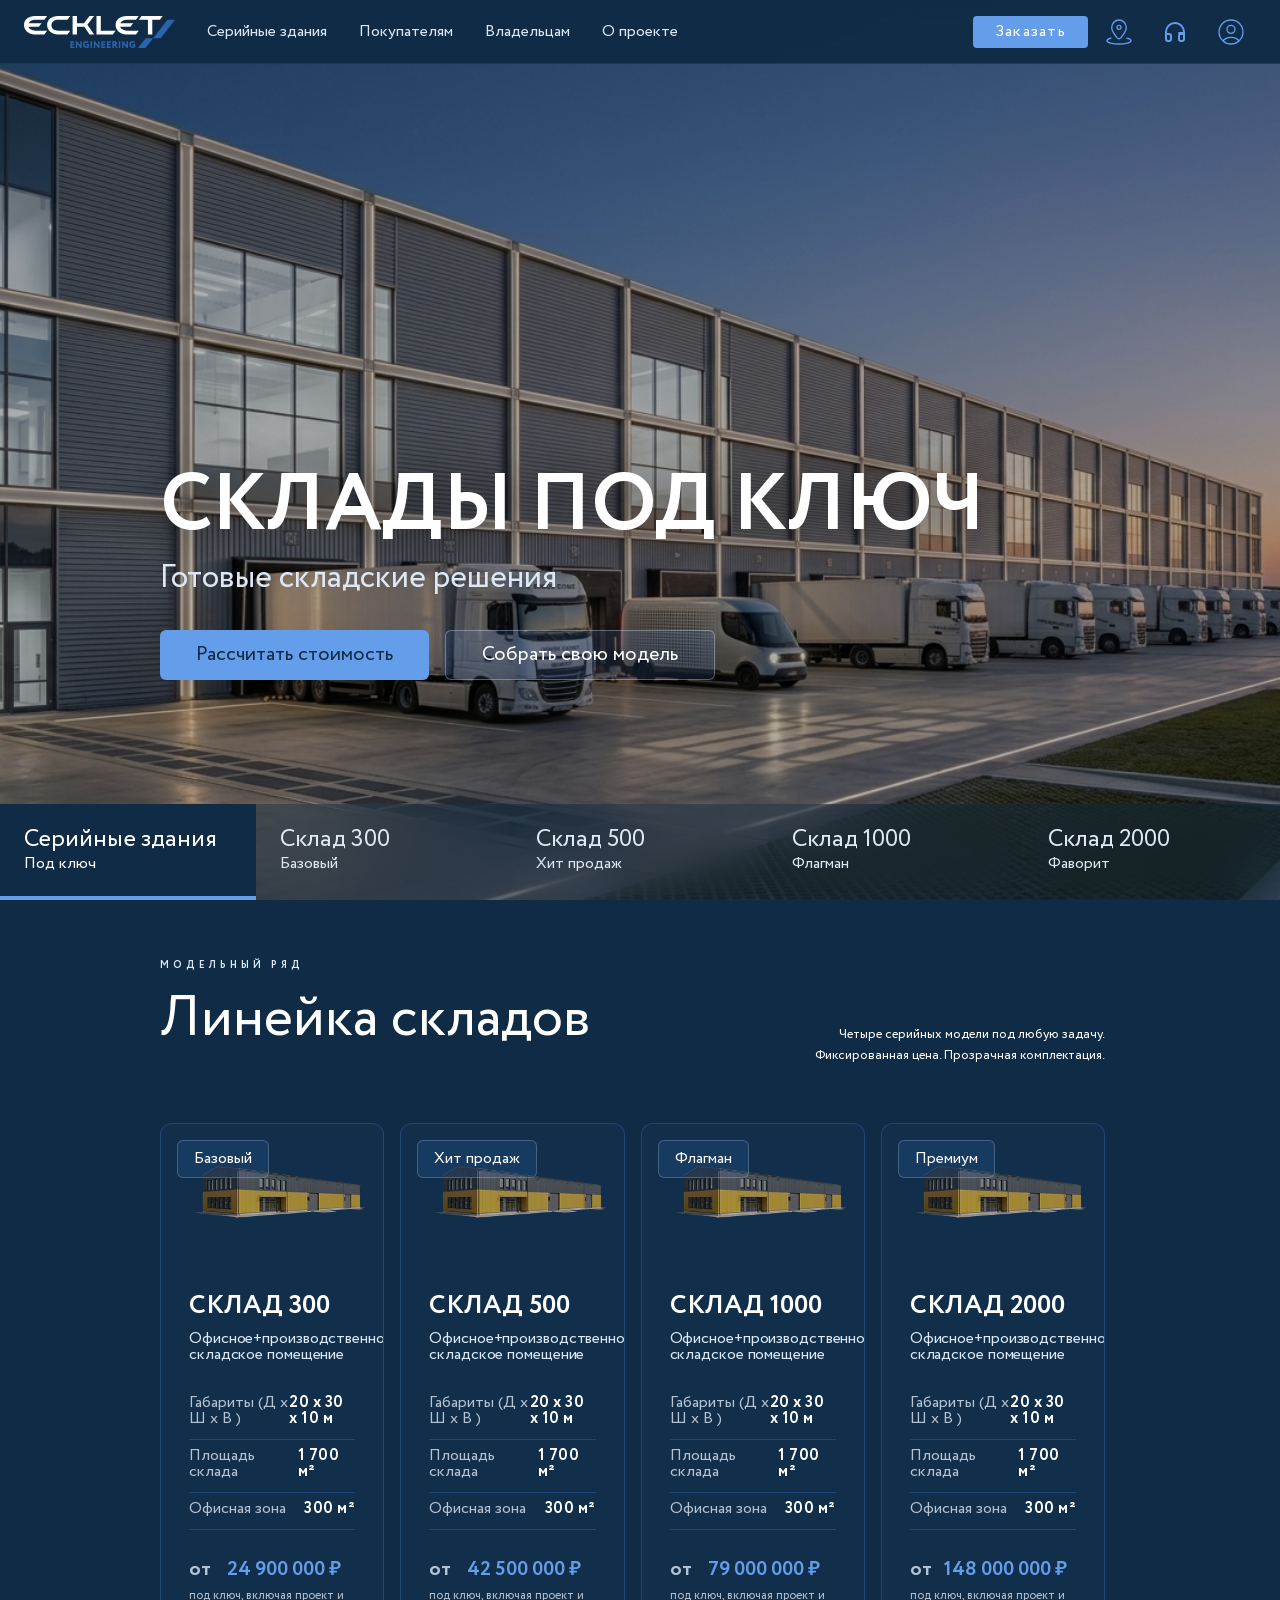
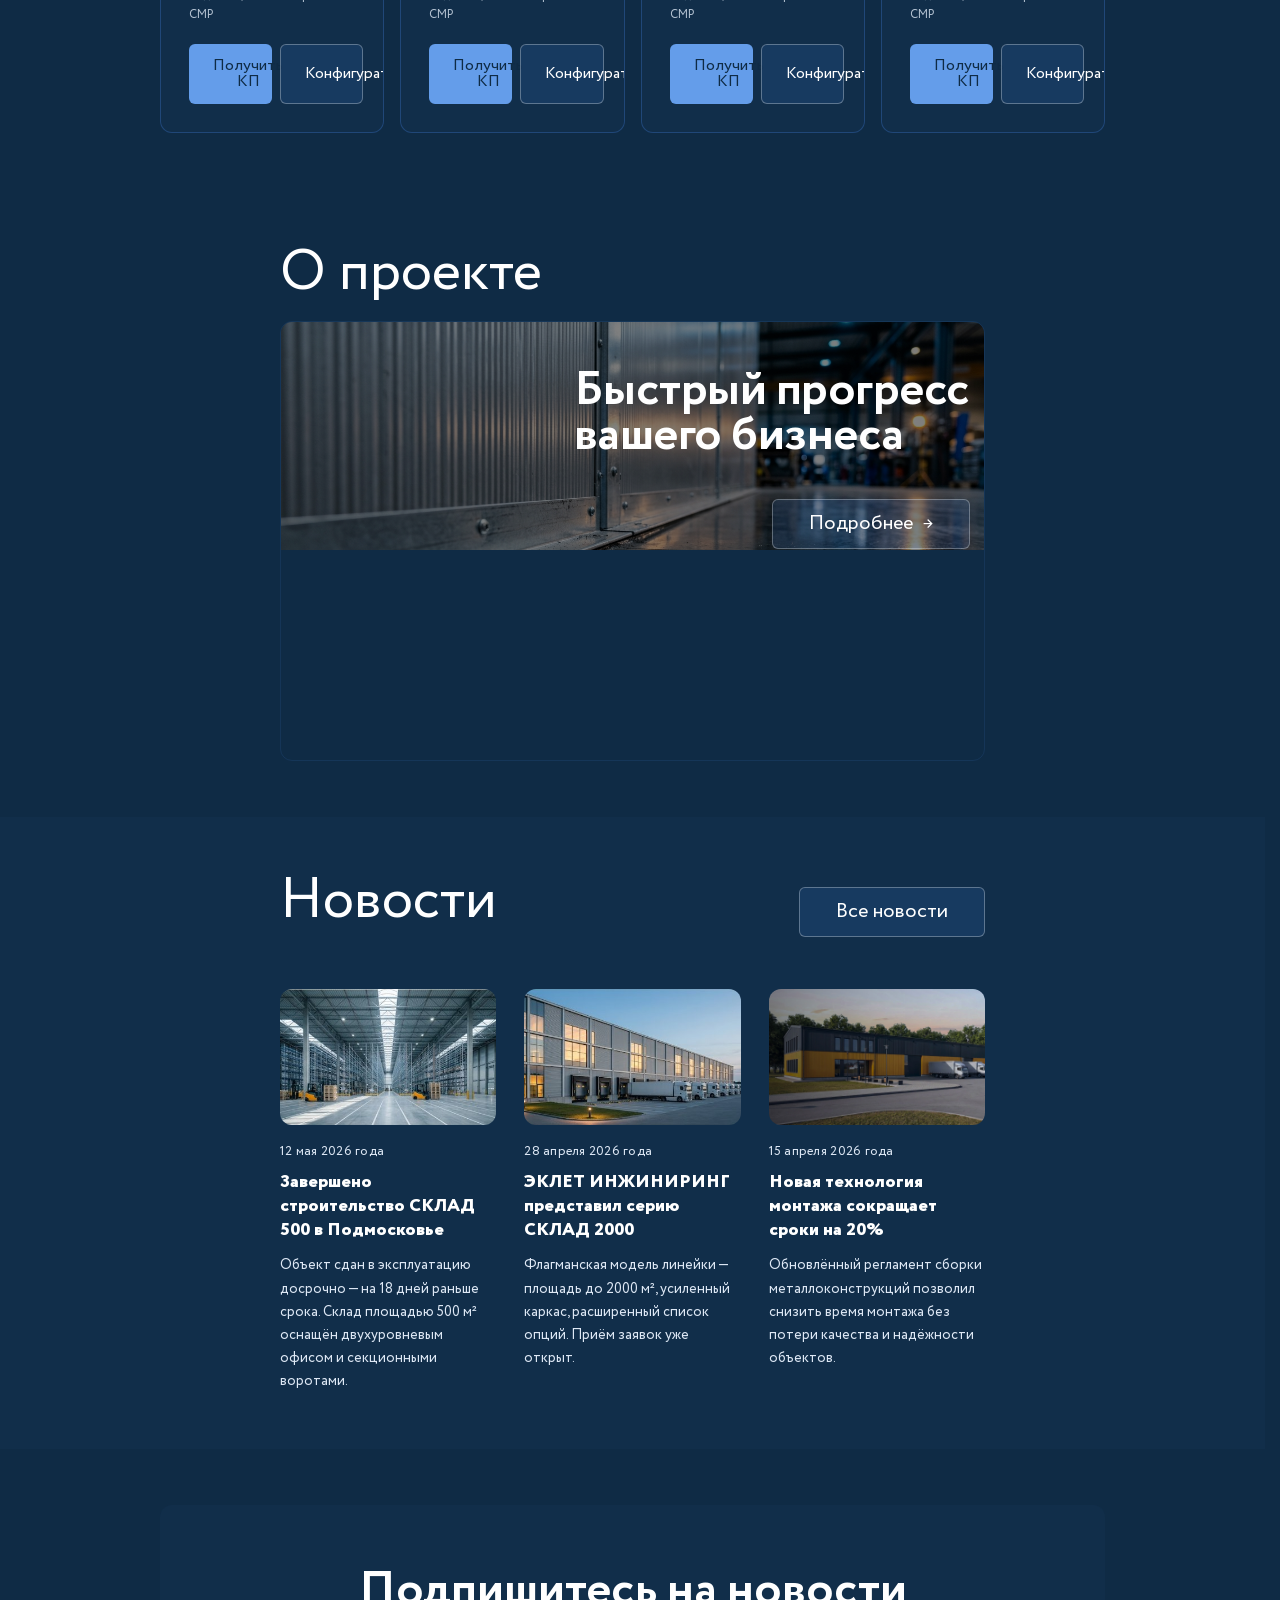
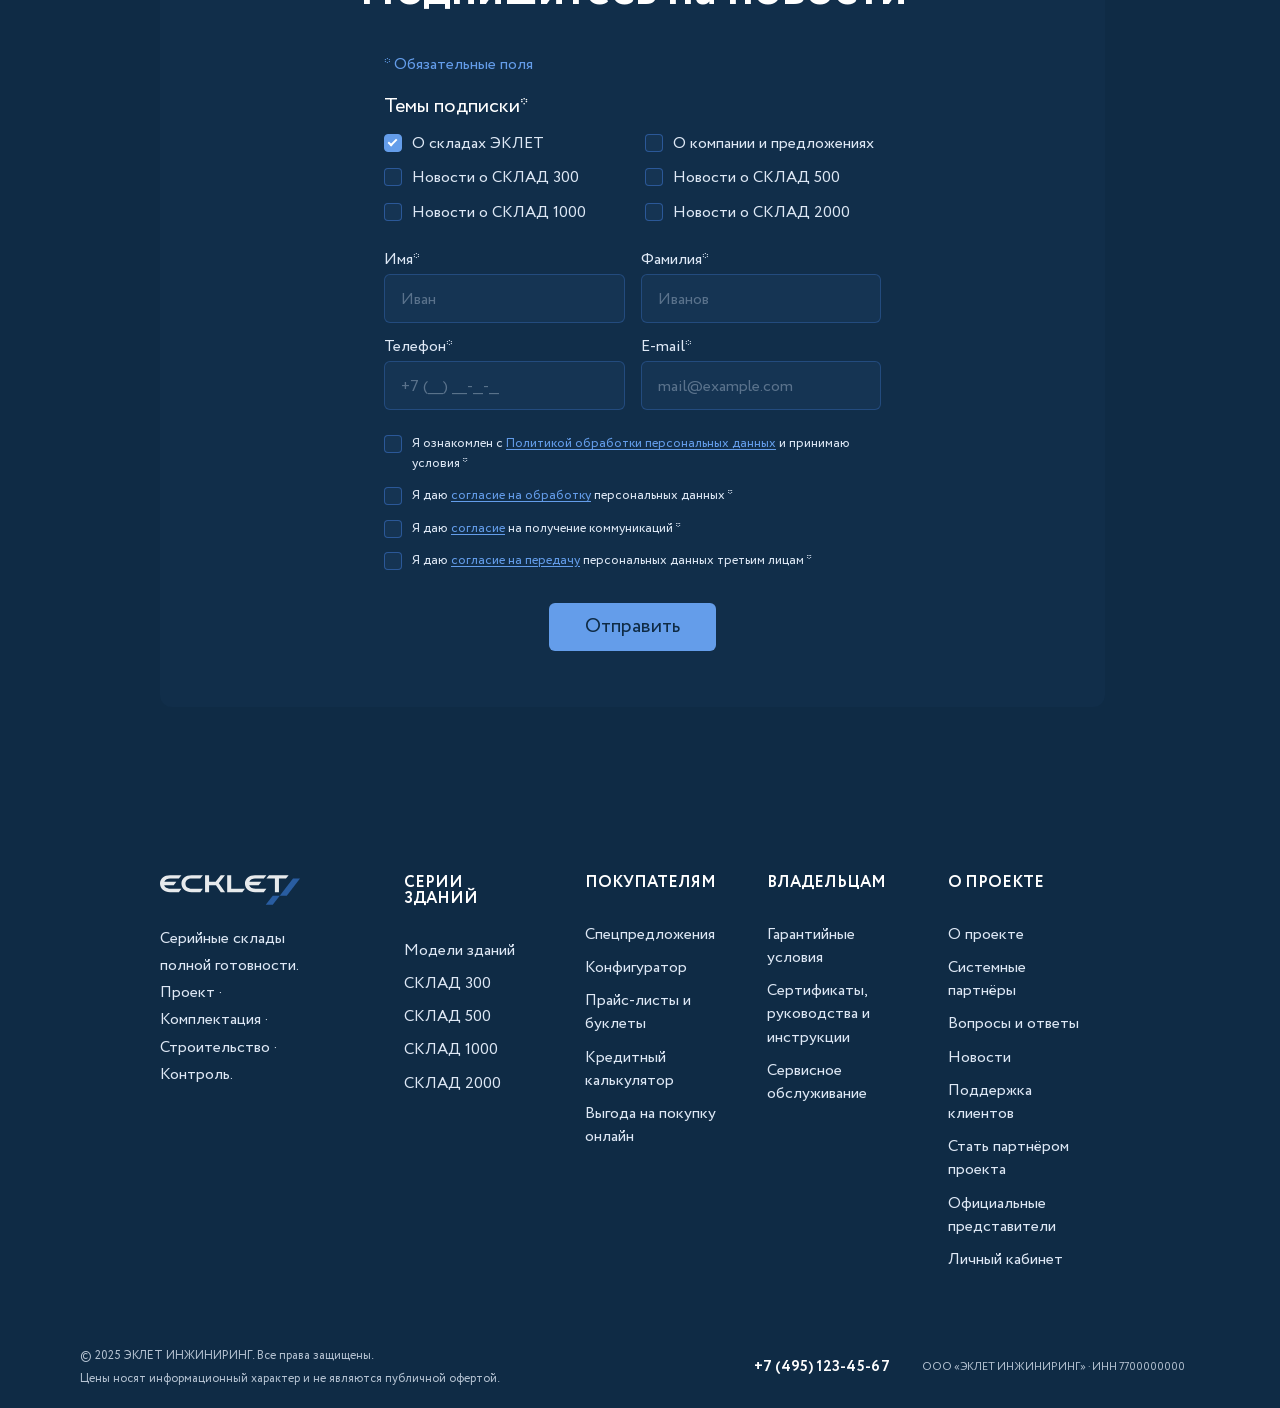
<file: index.html>
﻿<!DOCTYPE html>
<html lang="ru">

<head>
  <meta charset="UTF-8">
  <meta name="viewport" content="width=device-width, initial-scale=1.0">
  <title>СКЛАД — Серийные склады полной готовности</title>
  <link rel="preload" href="fonts/Circe-Regular.woff2" as="font" type="font/woff2" crossorigin>
  <link rel="preload" href="fonts/Circe-Bold.woff2" as="font" type="font/woff2" crossorigin>
  <link rel="stylesheet" href="styles/styles.css">
  <style>
    #page-content { opacity: 0; transition: opacity 0.45s ease; }
    #page-content.page-visible { opacity: 1; }
  </style>
</head>

<body>

  <!-- NAV -->
  <nav class="header-nav header-nav-shad">
    <a class="nav-logo" href="#">
      <svg width="151" height="32" viewBox="0 0 151 32" fill="none" xmlns="http://www.w3.org/2000/svg">
        <path fill-rule="evenodd" clip-rule="evenodd"
          d="M33.9442 3.66504H43.4512L46.2546 0.0148926H33.9442C27.6976 0.0148926 23.127 3.64983 23.127 9.03379C23.127 14.4178 27.6976 18.4025 33.9442 18.4025H43.4512L46.2546 14.7676H36.3667C31.4303 14.7676 27.4386 13.5356 27.4386 9.2163C27.4539 5.59657 30.6381 3.66504 33.9442 3.66504Z"
          fill="white" />
        <path fill-rule="evenodd" clip-rule="evenodd"
          d="M10.8173 3.66535H20.3243L23.1276 0H10.8173C4.57067 0 0 3.63493 0 9.0189C0 14.4029 4.57067 18.3876 10.8173 18.3876H20.3243L23.1276 14.7527H13.2397C8.98899 14.7527 5.4391 13.8249 4.5402 10.8135H14.809L17.6123 7.16341H4.70779C5.6524 4.88207 8.19674 3.68056 10.8173 3.66535Z"
          fill="white" />
        <path fill-rule="evenodd" clip-rule="evenodd"
          d="M76.8035 0.0148926H72.4766V18.4177H88.7786L91.6125 14.7828H76.8035V0.0148926Z" fill="white" />
        <path fill-rule="evenodd" clip-rule="evenodd"
          d="M117.574 0.0148926L114.725 3.66504H123.927V18.4177H128.284V3.66504H135.887L138.721 0.0148926H117.574Z"
          fill="white" />
        <path fill-rule="evenodd" clip-rule="evenodd"
          d="M70.1294 0.0148926H65.4978L59.9978 7.1783H52.9589V0.0148926H48.6016V18.4177H52.9589V10.8284H60.3787L65.5588 18.4025H70.1751L63.4258 8.74482C63.4106 8.76003 70.1294 0.0148926 70.1294 0.0148926Z"
          fill="white" />
        <path fill-rule="evenodd" clip-rule="evenodd"
          d="M102.444 3.66535H111.951L114.755 0H102.444C96.1976 0 91.627 3.63493 91.627 9.0189C91.627 14.4029 96.1976 18.3876 102.444 18.3876H111.951L114.755 14.7527H104.867C100.616 14.7527 97.0661 13.8249 96.1672 10.8135H106.436L109.239 7.16341H96.3348C97.2794 4.88207 99.8237 3.66535 102.444 3.66535Z"
          fill="white" />
        <path fill-rule="evenodd" clip-rule="evenodd" d="M129.152 22.2052L143.443 3.66553H151L136.709 22.2052H129.152Z"
          fill="#2C63AC" />
        <path fill-rule="evenodd" clip-rule="evenodd"
          d="M114.039 31.9994L121.596 22.2048H129.153L121.596 31.9994H114.039Z" fill="#2C63AC" />
        <path
          d="M46.3613 31.8783V25.2168H50.3226V26.6465H47.8849V27.8175H50.0331V29.2472H47.8849V30.4639H50.414V31.8935H46.3613V31.8783ZM57.6814 31.8783H56.4625L53.2935 27.8784V31.8783H51.8614V25.2168H53.0802L56.2492 29.232V25.2168H57.6814V31.8783ZM62.1454 29.5057V28.0761H64.9944V31.057C64.6695 31.3675 64.2791 31.6014 63.8518 31.7414C63.4177 31.9036 62.9592 31.9911 62.4958 32C61.3684 32 60.4847 31.6958 59.8601 31.0723C59.2354 30.4487 58.9154 29.6122 58.9154 28.5628C58.9154 27.5742 59.2202 26.7529 59.8448 26.0989C60.4695 25.4449 61.277 25.1104 62.313 25.1104C63.1814 25.1104 63.9127 25.3385 64.5069 25.81L63.867 27.0419C63.6973 26.8828 63.4944 26.7633 63.2728 26.6921C63.0235 26.6025 62.7607 26.5562 62.4958 26.5552C62.2393 26.5422 61.9828 26.5814 61.7419 26.6703C61.5009 26.7592 61.2806 26.8959 61.0941 27.0723C60.7285 27.4221 60.5609 27.924 60.5609 28.578C60.5478 28.8469 60.5883 29.1156 60.6798 29.3688C60.7713 29.622 60.9121 29.8546 61.0941 30.0533C61.2827 30.2374 61.507 30.381 61.7534 30.4752C61.9997 30.5694 62.2627 30.6121 62.5263 30.6008C62.7341 30.6012 62.9404 30.5652 63.1357 30.4943C63.2965 30.4479 63.4466 30.3704 63.5775 30.2662V29.5361L62.1454 29.5057ZM66.4266 31.8783V25.2168H67.9501V31.8935H66.4266V31.8783ZM75.5984 31.8783H74.3796L71.2106 27.8784V31.8783H69.7784V25.2168H70.9973L74.1663 29.232V25.2168H75.5984V31.8783ZM77.32 31.8783V25.2168H81.2813V26.6465H78.8436V27.8175H80.9918V29.2472H78.8436V30.4639H81.3727V31.8935H77.32V31.8783ZM82.8048 31.8783V25.2168H86.7661V26.6465H84.3284V27.8175H86.4766V29.2472H84.3436V30.4639H86.8727V31.8935H82.8048V31.8783ZM89.8284 31.8783H88.3049V25.2168C88.442 25.2168 88.8534 25.2168 89.5085 25.2016C90.1636 25.1864 90.5293 25.1864 90.575 25.1864C91.4434 25.1864 92.0681 25.3841 92.4642 25.7643C92.8603 26.1446 93.0584 26.6617 93.0584 27.3309C93.0584 28.2434 92.6775 28.8822 91.931 29.2624L93.8811 31.8935H92.0224L90.3922 29.5514H89.8284V31.8783ZM90.4988 26.6312C90.4683 26.6312 90.255 26.6312 89.8284 26.6465V28.1217H90.3769C91.0778 28.1217 91.4129 27.8632 91.4129 27.3461C91.4282 26.8594 91.1082 26.6312 90.4988 26.6312ZM94.8257 31.8783V25.2168H96.3493V31.8935H94.8257V31.8783ZM103.982 31.8783H102.763L99.5945 27.8784V31.8783H98.1623V25.2168H99.3812L102.55 29.232V25.2168H103.982V31.8783ZM108.462 29.5057V28.0761H111.311V31.057C110.986 31.3675 110.595 31.6014 110.168 31.7414C109.734 31.9036 109.275 31.9911 108.812 32C107.685 32 106.801 31.6958 106.176 31.0723C105.552 30.4487 105.232 29.6122 105.232 28.5628C105.232 27.5742 105.536 26.7529 106.161 26.0989C106.786 25.4449 107.593 25.1104 108.629 25.1104C109.498 25.1104 110.229 25.3385 110.823 25.81L110.183 27.0419C110.014 26.8828 109.811 26.7633 109.589 26.6921C109.34 26.6025 109.077 26.5562 108.812 26.5552C108.555 26.5422 108.299 26.5814 108.058 26.6703C107.817 26.7592 107.597 26.8959 107.41 27.0723C107.045 27.4221 106.877 27.924 106.877 28.578C106.864 28.8469 106.904 29.1156 106.996 29.3688C107.087 29.622 107.228 29.8546 107.41 30.0533C107.599 30.2374 107.823 30.381 108.07 30.4752C108.316 30.5694 108.579 30.6121 108.842 30.6008C109.05 30.6012 109.257 30.5652 109.452 30.4943C109.613 30.4479 109.763 30.3704 109.894 30.2662V29.5361L108.462 29.5057Z"
          fill="#2C63AC" />
      </svg>
    </a>
    <ul class="nav-links">
      <li><a href="catalog.html">Серийные здания</a></li>
      <li><a href="#included">Покупателям</a></li>
      <li><a href="#process">Владельцам</a></li>
      <li><a href="project.html">О проекте</a></li>

    </ul>

    <div class="nav-right">
      <button type="button" class="cat-nav-cta" onclick="openModal()">Заказать</button>
      <a href="/" class="sales-territory">
        <svg width="32" height="32" viewBox="0 0 32 32" fill="none" xmlns="http://www.w3.org/2000/svg">
          <path
            d="M8 22.1821C5.545 22.7924 4 23.6794 4 24.6667C4 26.5076 9.37258 28 16 28C22.6274 28 28 26.5076 28 24.6667C28 23.6794 26.455 22.7924 24 22.1821M23.3333 11.7778C23.3333 14.6525 20.0489 19.1536 17.8761 21.8167C16.8935 23.021 15.1065 23.021 14.1239 21.8167C11.9511 19.1536 8.66667 14.6525 8.66667 11.7778C8.66667 7.48223 11.9499 4 16 4C20.0501 4 23.3333 7.48223 23.3333 11.7778ZM18 11.3333C18 12.4379 17.1046 13.3333 16 13.3333C14.8954 13.3333 14 12.4379 14 11.3333C14 10.2288 14.8954 9.33333 16 9.33333C17.1046 9.33333 18 10.2288 18 11.3333Z"
            stroke="#649DEA" stroke-width="1.33333" stroke-linecap="round" stroke-linejoin="round" />
        </svg>

      </a>
      <button type="button" class="support-float-btn" aria-label="Открыть поддержку">
        <svg viewBox="0 0 24 24" width="24" height="24" fill="none" stroke="currentColor" stroke-width="2"
          stroke-linecap="round" stroke-linejoin="round">
          <path d="M3 18v-6a9 9 0 0 1 18 0v6"></path>
          <path
            d="M21 19a2 2 0 0 1-2 2h-1a2 2 0 0 1-2-2v-3a2 2 0 0 1 2-2h3zM3 19a2 2 0 0 0 2 2h1a2 2 0 0 0 2-2v-3a2 2 0 0 0-2-2H3z">
          </path>
          <path d="M20 13h-4"></path>
        </svg>
      </button>
      <a href="/" class="lk-button" aria-label="Открыть личный кабинет">
        <svg width="32" height="32" viewBox="0 0 32 32" fill="none" xmlns="http://www.w3.org/2000/svg">
          <path
            d="M23.9379 24.9996C23.4453 23.6843 20.0792 21.3333 16 21.3333C11.9208 21.3333 8.55471 23.6843 8.06205 24.9996M8.06205 24.9996C10.1775 26.8669 12.9564 28 16 28C19.0436 28 21.8225 26.8669 23.9379 24.9996C26.4289 22.8008 28 19.5838 28 16C28 9.37258 22.6274 4 16 4C9.37258 4 4 9.37258 4 16C4 19.5839 5.57106 22.8008 8.06205 24.9996ZM20 13.3333C20 15.5425 18.2091 17.3333 16 17.3333C13.7909 17.3333 12 15.5425 12 13.3333C12 11.1242 13.7909 9.33333 16 9.33333C18.2091 9.33333 20 11.1242 20 13.3333Z"
            stroke-width="1.33333" />
        </svg>

      </a>
    </div>
    <!-- <button class="nav-cta" onclick="openModal()">Получить КП</button> -->
  </nav>

  <div id="page-content">

  <!-- HERO SLIDER -->
  <section class="hero" id="hero">

    <div class="hero-track">
      <!-- Slide 1 -->
      <div class="slide active" id="slide-0">
        <img class="slide-bg" src="images/slide-bg-1.png" alt="Склад перспектива">
        <div class="slide-content">
          <!-- <span class="slide-tag">Серийный склад · Полная готовность</span> -->
          <h1 class="slide-title hero-title">Склады под ключ</span></h1>
          <p class="slide-sub">Готовые складские решения</p>
          <!-- <div class="slide-price">от 42 500 000 ₽ <span>базовая комплектация</span></div> -->
          <div class="slide-btns">
            <a class="btn-primary" href="#configurator">Рассчитать стоимость</a>
            <a class="btn-outline" href="#models">Собрать свою модель</a>
          </div>
        </div>
      </div>

      <!-- Slide 2 -->
      <div class="slide" id="slide-1">
        <img class="slide-bg" src="images/slide-bg-2.jpg" alt="Склад сбоку">
        <div class="slide-content">
          <div class="slide-tag">Новинка · 2025</div>
          <h1 class="slide-title hero-title">СКЛАД 300</h1>
          <p class="slide-sub">Базовое решение</p>
          <div class="slide-price">от 24 900 000 ₽ <span>под ключ</span></div>
          <div class="slide-btns">
            <a class="btn-primary" href="#configurator">Рассчитать стоимость</a>
            <a class="btn-outline" href="#models">Собрать свою модель</a>
          </div>
        </div>
      </div>

      <!-- Slide 3 -->
      <div class="slide" id="slide-2">
        <img class="slide-bg" src="images/screen f.jpg" alt="Склад перспектива">
        <div class="slide-content">
          <span class="slide-tag">Топ продаж</span>
          <h1 class="slide-title hero-title">СКЛАД 500</h1>
          <p class="slide-sub">Компактный офисно-складской модуль.<br>Идеален для малого и среднего бизнеса.</p>
          <div class="slide-price">от 24 900 000 ₽ <span>под ключ</span></div>
          <div class="slide-btns">
            <a class="btn-primary" href="#configurator">Рассчитать стоимость</a>
            <a class="btn-outline" href="#models">Собрать свою модель</a>
          </div>
        </div>
      </div>

      <!-- Slide 4 -->
      <div class="slide" id="slide-3">
        <img class="slide-bg" src="images/screen2 f.jpg" alt="Склад сбоку">
        <div class="slide-content">
          <div class="slide-tag">Флагман</div>
          <h1 class="slide-title hero-title">СКЛАД 1000</h1>
          <p class="slide-sub">Флагман линейки. Двухуровневый офис,<br>три ворот, полный инженерный комплекс.</p>
          <div class="slide-price">от 79 000 000 ₽ <span>включая доп. услуги</span></div>
          <div class="slide-btns">
            <a class="btn-primary" href="#configurator">Рассчитать стоимость</a>
            <a class="btn-outline" href="#models">Собрать свою модель</a>
          </div>
        </div>
      </div>

      <!-- Slide 5 -->
      <div class="slide" id="slide-4">
        <img class="slide-bg" src="images/screen3 f.jpg" alt="Склад фасад">
        <div class="slide-content">
          <div class="slide-tag">Фаворит</div>
          <h1 class="slide-title hero-title">СКЛАД 2000</h1>
          <p class="slide-sub">Флагман линейки. Двухуровневый офис,<br>три ворот, полный инженерный комплекс.</p>
          <div class="slide-price">от 79 000 000 ₽ <span>включая доп. услуги</span></div>
          <div class="slide-btns">
            <a class="btn-primary" href="#configurator">Рассчитать стоимость</a>
            <a class="btn-outline" href="#models">Собрать свою модель</a>
          </div>
        </div>
      </div>
    </div>

    <div class="hero-tabs" id="heroNav">
      <!-- Табы будут созданы через JS -->
    </div>
    <!-- <div class="hero-counter"><span id="slideNum">01</span> / 03</div> -->
  </section>


  <!-- MODELS -->
  <section id="models" class="section">
    <div class="models-header">
      <div>
        <div class="section-tag">Модельный ряд</div>
        <h2 class="section-title">Линейка складов</h2>
      </div>
      <p style="color:var(--gray);font-size:13px;max-width:320px;text-align:right;">Четыре серийных модели под любую
        задачу.<br>Фиксированная цена. Прозрачная комплектация.</p>
    </div>
    <div class="models-grid">

      <!-- СКЛАД 300 -->
      <div class="model-card reveal">
        <div class="model-card-top">
          <img class="model-card-img" src="images/models-1.png" alt="Склад 300">
          <div class="model-badge">Базовый</div>
        </div>
        <div class="model-card-body">
          <div class="model-name">СКЛАД 300</div>
          <div class="model-tagline">Офисное+производственно-складское помещение</div>
          <div class="model-specs">
            <div class="spec-item">
              <div class="spec-label">Габариты (Д x Ш x В )</div>
              <div class="spec-value">20 x 30 x 10 м</div>
            </div>
            <div class="spec-item">
              <div class="spec-label">Площадь склада</div>
              <div class="spec-value">1 700 м²</div>
            </div>
            <div class="spec-item">
              <div class="spec-label">Офисная зона</div>
              <div class="spec-value">300 м²</div>
            </div>
          </div>
          <div class="model-price">от &nbsp;&nbsp;&nbsp;<span>24 900 000 ₽ </span><small>под ключ, включая проект и СМР</small></div>
          <div class="model-actions">
            <button class="btn-sm btn-primary" onclick="openModal()">Получить КП</button>
            <button class="btn-sm btn-outline" onclick="navigateTo('configurator.html?model=0')">Конфигуратор</button>
          </div>
        </div>
      </div>

      <!-- СКЛАД 500 -->
      <div class="model-card reveal" style="transition-delay:0.1s">
        <div class="model-card-top">
          <img class="model-card-img" src="images/models-1.png" alt="Склад 500">
          <div class="model-badge">Хит продаж</div>
        </div>
        <div class="model-card-body">
          <div class="model-name">СКЛАД 500</div>
          <div class="model-tagline">Офисное+производственно-складское помещение</div>
          <div class="model-specs">
            <div class="spec-item">
              <div class="spec-label">Габариты (Д x Ш x В )</div>
              <div class="spec-value">20 x 30 x 10 м</div>
            </div>
            <div class="spec-item">
              <div class="spec-label">Площадь склада</div>
              <div class="spec-value">1 700 м²</div>
            </div>
            <div class="spec-item">
              <div class="spec-label">Офисная зона</div>
              <div class="spec-value">300 м²</div>
            </div>
          </div>
          <div class="model-price">от &nbsp;&nbsp;&nbsp;<span>42 500 000 ₽ </span><small>под ключ, включая проект и
              СМР</small></div>
          <div class="model-actions">
            <button class="btn-sm btn-primary" onclick="openModal()">Получить КП</button>
            <button class="btn-sm btn-outline" onclick="navigateTo('configurator.html?model=1')">Конфигуратор</button>
          </div>
        </div>
      </div>

      <!-- СКЛАД 1000 -->
      <div class="model-card reveal" style="transition-delay:0.2s">
        <div class="model-card-top">
          <img class="model-card-img" src="images/models-1.png" alt="Склад 1000">
          <div class="model-badge">Флагман</div>
        </div>
        <div class="model-card-body">
          <div class="model-name">СКЛАД 1000</div>
          <div class="model-tagline">Офисное+производственно-складское помещение</div>
          <div class="model-specs">
            <div class="spec-item">
              <div class="spec-label">Габариты (Д x Ш x В )</div>
              <div class="spec-value">20 x 30 x 10 м</div>
            </div>
            <div class="spec-item">
              <div class="spec-label">Площадь склада</div>
              <div class="spec-value">1 700 м²</div>
            </div>
            <div class="spec-item">
              <div class="spec-label">Офисная зона</div>
              <div class="spec-value">300 м²</div>
            </div>
          </div>
          <div class="model-price">от &nbsp;&nbsp;&nbsp;<span>79 000 000 ₽ </span><small>под ключ, включая проект и СМР</small></div>
          <div class="model-actions">
            <button class="btn-sm btn-primary" onclick="openModal()">Получить КП</button>
            <button class="btn-sm btn-outline" onclick="navigateTo('configurator.html?model=2')">Конфигуратор</button>
          </div>
        </div>
      </div>

      <!-- СКЛАД 2000 -->
      <div class="model-card reveal" style="transition-delay:0.3s">
        <div class="model-card-top">
          <img class="model-card-img" src="images/models-1.png" alt="Склад 2000">
          <div class="model-badge" >Премиум</div>
        </div>
        <div class="model-card-body">
          <div class="model-name">СКЛАД 2000</div>
          <div class="model-tagline">Офисное+производственно-складское помещение</div>
          <div class="model-specs">
            <div class="spec-item">
              <div class="spec-label">Габариты (Д x Ш x В )</div>
              <div class="spec-value">20 x 30 x 10 м</div>
            </div>
            <div class="spec-item">
              <div class="spec-label">Площадь склада</div>
              <div class="spec-value">1 700 м²</div>
            </div>
            <div class="spec-item">
              <div class="spec-label">Офисная зона</div>
              <div class="spec-value">300 м²</div>
            </div>
          </div>
          <div class="model-price">от&nbsp;&nbsp;&nbsp;<span>148 000 000 ₽</span> <small>под ключ, включая проект и СМР</small></div>
          <div class="model-actions">
            <button class="btn-sm btn-primary" onclick="openModal()">Получить КП</button>
            <button class="btn-sm btn-outline" onclick="navigateTo('configurator.html?model=3')">Конфигуратор</button>
          </div>
        </div>
      </div>
    </div>
  </section>

  <!-- ABOUT PROJECT -->
  <section id="about-project" class="idx-about__section idx-about">
    <h2 class="section-title">О проекте</h2>
    <div class="idx-about__card reveal">
      <div class="idx-about__img-col">
        <img src="images/idx-about-bg2.png" alt="О проекте ЭКЛЕТ ИНЖИНИРИНГ" class="idx-about__img">
        <div class="idx-about__text-col">
          <h3 class="idx-about__title">Быстрый прогресс<br>вашего бизнеса</h3>
          <a href="project.html" class="idx-about__btn btn-outline">Подробнее</a>
        </div>
      </div>
      
    </div>
  </section>

  <!-- NEWS -->
  <section id="news" class="section idx-news">
    <div class="idx-news__header">
      <h2 class=" section-title">Новости</h2>
      <a href="#" class="idx-news__all-btn btn-outline">Все новости</a>
    </div>
    <div class="idx-news__grid">

      <!-- Новость 1 -->
      <a href="#" class="idx-news__card">
        <div class="idx-news__img-wrap">
          <img src="images/Screenshot_1.jpg" alt="Сдача СКЛАД 500" class="idx-news__img">
        </div>
        <div class="idx-news__body">
          <time class="idx-news__date">12 мая 2026 года</time>
          <h3 class="idx-news__title">Завершено строительство СКЛАД 500 в Подмосковье</h3>
          <p class="idx-news__desc">Объект сдан в эксплуатацию досрочно — на 18 дней раньше срока. Склад площадью 500 м² оснащён двухуровневым офисом и секционными воротами.</p>
        </div>
      </a>

      <!-- Новость 2 -->
      <a href="#" class="idx-news__card">
        <div class="idx-news__img-wrap">
          <img src="images/Screenshot_3.jpg" alt="Новая серия СКЛАД 2000" class="idx-news__img">
        </div>
        <div class="idx-news__body">
          <time class="idx-news__date">28 апреля 2026 года</time>
          <h3 class="idx-news__title">ЭКЛЕТ ИНЖИНИРИНГ представил серию СКЛАД 2000</h3>
          <p class="idx-news__desc">Флагманская модель линейки — площадь до 2000 м², усиленный каркас, расширенный список опций. Приём заявок уже открыт.</p>
        </div>
      </a>

      <!-- Новость 3 -->
      <a href="#" class="idx-news__card">
        <div class="idx-news__img-wrap">
          <img src="images/project-hero-bg.jpg" alt="Технология монтажа" class="idx-news__img">
        </div>
        <div class="idx-news__body">
          <time class="idx-news__date">15 апреля 2026 года</time>
          <h3 class="idx-news__title">Новая технология монтажа сокращает сроки на 20%</h3>
          <p class="idx-news__desc">Обновлённый регламент сборки металлоконструкций позволил снизить время монтажа без потери качества и надёжности объектов.</p>
        </div>
      </a>

    </div>
  </section>

  <!-- SUBSCRIBE -->
  <section id="subscribe" class="idx-subscribe">
    <div class="idx-subscribe__card">
      <h2 class="idx-subscribe__title">Подпишитесь на новости</h2>

      <form class="idx-subscribe__form" novalidate>
        <p class="idx-subscribe__required">* Обязательные поля</p>

        <!-- Темы подписки -->
        <div class="idx-subscribe__group">
          <p class="idx-subscribe__group-label">Темы подписки*</p>
          <div class="idx-subscribe__topics">
            <label class="idx-subscribe__check-label">
              <input type="checkbox" class="idx-subscribe__checkbox" checked>
              <span>О складах ЭКЛЕТ</span>
            </label>
            <label class="idx-subscribe__check-label">
              <input type="checkbox" class="idx-subscribe__checkbox">
              <span>О компании и предложениях</span>
            </label>
            <label class="idx-subscribe__check-label">
              <input type="checkbox" class="idx-subscribe__checkbox">
              <span>Новости о СКЛАД 300</span>
            </label>
            <label class="idx-subscribe__check-label">
              <input type="checkbox" class="idx-subscribe__checkbox">
              <span>Новости о СКЛАД 500</span>
            </label>
            <label class="idx-subscribe__check-label">
              <input type="checkbox" class="idx-subscribe__checkbox">
              <span>Новости о СКЛАД 1000</span>
            </label>
            <label class="idx-subscribe__check-label">
              <input type="checkbox" class="idx-subscribe__checkbox">
              <span>Новости о СКЛАД 2000</span>
            </label>
          </div>
        </div>

        <!-- Имя + Фамилия -->
        <div class="idx-subscribe__fields-row">
          <div class="idx-subscribe__field">
            <label class="idx-subscribe__field-label">Имя*</label>
            <input type="text" class="idx-subscribe__input" placeholder="Иван">
          </div>
          <div class="idx-subscribe__field">
            <label class="idx-subscribe__field-label">Фамилия*</label>
            <input type="text" class="idx-subscribe__input" placeholder="Иванов">
          </div>
        </div>

        <!-- Телефон + E-mail -->
        <div class="idx-subscribe__fields-row">
          <div class="idx-subscribe__field">
            <label class="idx-subscribe__field-label">Телефон*</label>
            <input type="tel" class="idx-subscribe__input" placeholder="+7 (___) ___-__-__">
          </div>
          <div class="idx-subscribe__field">
            <label class="idx-subscribe__field-label">E-mail*</label>
            <input type="email" class="idx-subscribe__input" placeholder="mail@example.com">
          </div>
        </div>

        <!-- Согласия -->
        <div class="idx-subscribe__consents">
          <label class="idx-subscribe__consent">
            <input type="checkbox" class="idx-subscribe__checkbox">
            <span>Я ознакомлен с <a href="#">Политикой обработки персональных данных</a> и принимаю условия *</span>
          </label>
          <label class="idx-subscribe__consent">
            <input type="checkbox" class="idx-subscribe__checkbox">
            <span>Я даю <a href="#">согласие на обработку</a> персональных данных *</span>
          </label>
          <label class="idx-subscribe__consent">
            <input type="checkbox" class="idx-subscribe__checkbox">
            <span>Я даю <a href="#">согласие</a> на получение коммуникаций *</span>
          </label>
          <label class="idx-subscribe__consent">
            <input type="checkbox" class="idx-subscribe__checkbox">
            <span>Я даю <a href="#">согласие на передачу</a> персональных данных третьим лицам *</span>
          </label>
        </div>

        <!-- Кнопка -->
        <div class="idx-subscribe__submit-wrap">
          <button type="submit" class="idx-subscribe__submit btn-primary">Отправить</button>
        </div>
      </form>
    </div>
  </section>

   <!-- ── FOOTER ── -->
   <footer class="site-footer">
    <div class="site-footer__top">

      <!-- Логотип + CTA -->
      <div class="site-footer__brand">
        <a href="index.html" class="site-footer__logo">
          <svg width="140" height="30" viewBox="0 0 151 32" fill="none" xmlns="http://www.w3.org/2000/svg">
            <path fill-rule="evenodd" clip-rule="evenodd" d="M33.9442 3.66504H43.4512L46.2546 0.0148926H33.9442C27.6976 0.0148926 23.127 3.64983 23.127 9.03379C23.127 14.4178 27.6976 18.4025 33.9442 18.4025H43.4512L46.2546 14.7676H36.3667C31.4303 14.7676 27.4386 13.5356 27.4386 9.2163C27.4539 5.59657 30.6381 3.66504 33.9442 3.66504Z" fill="white"/>
            <path fill-rule="evenodd" clip-rule="evenodd" d="M10.8173 3.66535H20.3243L23.1276 0H10.8173C4.57067 0 0 3.63493 0 9.0189C0 14.4029 4.57067 18.3876 10.8173 18.3876H20.3243L23.1276 14.7527H13.2397C8.98899 14.7527 5.4391 13.8249 4.5402 10.8135H14.809L17.6123 7.16341H4.70779C5.6524 4.88207 8.19674 3.68056 10.8173 3.66535Z" fill="white"/>
            <path fill-rule="evenodd" clip-rule="evenodd" d="M76.8035 0.0148926H72.4766V18.4177H88.7786L91.6125 14.7828H76.8035V0.0148926Z" fill="white"/>
            <path fill-rule="evenodd" clip-rule="evenodd" d="M117.574 0.0148926L114.725 3.66504H123.927V18.4177H128.284V3.66504H135.887L138.721 0.0148926H117.574Z" fill="white"/>
            <path fill-rule="evenodd" clip-rule="evenodd" d="M70.1294 0.0148926H65.4978L59.9978 7.1783H52.9589V0.0148926H48.6016V18.4177H52.9589V10.8284H60.3787L65.5588 18.4025H70.1751L63.4258 8.74482C63.4106 8.76003 70.1294 0.0148926 70.1294 0.0148926Z" fill="white"/>
            <path fill-rule="evenodd" clip-rule="evenodd" d="M102.444 3.66535H111.951L114.755 0H102.444C96.1976 0 91.627 3.63493 91.627 9.0189C91.627 14.4029 96.1976 18.3876 102.444 18.3876H111.951L114.755 14.7527H104.867C100.616 14.7527 97.0661 13.8249 96.1672 10.8135H106.436L109.239 7.16341H96.3348C97.2794 4.88207 99.8237 3.66535 102.444 3.66535Z" fill="white"/>
            <path fill-rule="evenodd" clip-rule="evenodd" d="M129.152 22.2052L143.443 3.66553H151L136.709 22.2052H129.152Z" fill="#2C63AC"/>
            <path fill-rule="evenodd" clip-rule="evenodd" d="M114.039 31.9994L121.596 22.2048H129.153L121.596 31.9994H114.039Z" fill="#2C63AC"/>
          </svg>
        </a>
        <p class="site-footer__tagline">Серийные склады полной готовности.<br>Проект · Комплектация · Строительство · Контроль.</p>
        
      </div>

      <!-- Серии зданий -->
      <div class="site-footer__col">
        <div class="site-footer__col-title">Серии зданий</div>
        <ul class="site-footer__list">
          <li><a href="catalog.html">Модели зданий</a></li>
          <li><a href="sclad.html?model=0">СКЛАД 300</a></li>
          <li><a href="sclad.html?model=1">СКЛАД 500</a></li>
          <li><a href="sclad.html?model=2">СКЛАД 1000</a></li>
          <li><a href="sclad.html?model=3">СКЛАД 2000</a></li>
        </ul>
      </div>

      <!-- Покупателям -->
      <div class="site-footer__col">
        <div class="site-footer__col-title">Покупателям</div>
        <ul class="site-footer__list">
          <li><a href="#">Спецпредложения</a></li>
          <li><a href="configurator.html">Конфигуратор</a></li>
          <li><a href="#">Прайс-листы и буклеты</a></li>
          <li><a href="#">Кредитный калькулятор</a></li>
          <li><a href="#">Выгода на покупку онлайн</a></li>
        </ul>
      </div>

      <!-- Владельцам -->
      <div class="site-footer__col">
        <div class="site-footer__col-title">Владельцам</div>
        <ul class="site-footer__list">
          <li><a href="#">Гарантийные условия</a></li>
          <li><a href="#">Сертификаты, руководства и инструкции</a></li>
          <li><a href="#">Сервисное обслуживание</a></li>
        </ul>
      </div>

      <!-- О проекте -->
      <div class="site-footer__col">
        <div class="site-footer__col-title">О проекте</div>
        <ul class="site-footer__list">
          <li><a href="project.html">О проекте</a></li>
          <li><a href="#">Системные партнёры</a></li>
          <li><a href="#">Вопросы и ответы</a></li>
          <li><a href="#">Новости</a></li>
          <li><a href="#">Поддержка клиентов</a></li>
          <li><a href="#">Стать партнёром проекта</a></li>
          <li><a href="#">Официальные представители</a></li>
          <li><a href="#">Личный кабинет</a></li>
        </ul>
      </div>

    </div><!-- /top -->

    <div class="site-footer__bottom">
      <div class="site-footer__bottom-left">
        <span>© 2025 ЭКЛЕТ ИНЖИНИРИНГ. Все права защищены.</span>
        <span>Цены носят информационный характер и не являются публичной офертой.</span>
      </div>
      <div class="site-footer__bottom-right">
        <a href="tel:+74951234567" class="site-footer__phone">+7 (495) 123-45-67</a>
        <span class="site-footer__requisites">ООО «ЭКЛЕТ ИНЖИНИРИНГ» · ИНН 7700000000</span>
      </div>
    </div>

  </footer>

  <!-- MODAL -->
  <div class="modal-overlay" id="modalOverlay" onclick="closeModalOutside(event)">
    <div class="modal">
      <button class="modal-close" onclick="closeModal()">✕</button>
      <h3>ПОЛУЧИТЬ КП</h3>
      <p>Пришлём коммерческое предложение в течение 24 часов. Без спама.</p>
      <div class="form-group">
        <label>Имя</label>
        <input type="text" placeholder="Иван Иванов">
      </div>
      <div class="form-group">
        <label>Телефон</label>
        <input type="tel" placeholder="+7 (___) ___-__-__">
      </div>
      <div class="form-group">
        <label>Интересующая модель</label>
        <select>
          <option>СКЛАД 300 — от 24 900 000 ₽</option>
          <option>СКЛАД 500 — от 42 500 000 ₽</option>
          <option>СКЛАД 1000 — от 79 000 000 ₽</option>
          <option>СКЛАД 2000 — от 148 000 000 ₽</option>
        </select>
      </div>
      <div class="form-group">
        <label>Комментарий</label>
        <input type="text" placeholder="Размеры участка, особые требования...">
      </div>
    </div>
  </div>
  </div><!-- /page-content -->
  <script src="js/common.js"></script>
  <script src="js/main.js"></script>
</body>

</html>
</file>
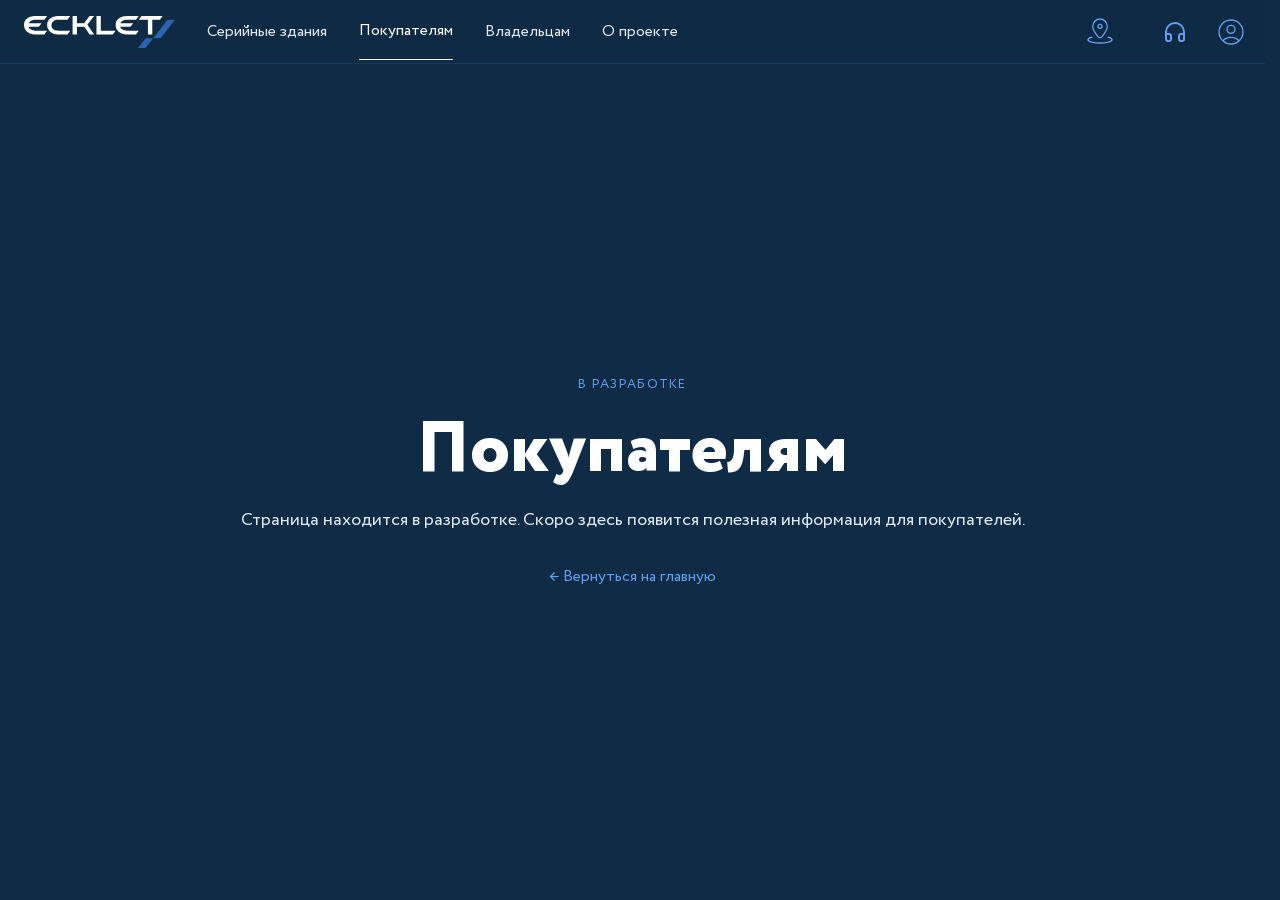
<file: buyers.html>
<!DOCTYPE html>
<html lang="ru">

<head>
  <meta charset="UTF-8">
  <meta name="viewport" content="width=device-width, initial-scale=1.0">
  <title>Покупателям — ЭКЛЕТ ИНЖИНИРИНГ</title>
  <link rel="preload" href="fonts/Circe-Regular.woff2" as="font" type="font/woff2" crossorigin>
  <link rel="preload" href="fonts/Circe-Bold.woff2" as="font" type="font/woff2" crossorigin>
  <link rel="stylesheet" href="styles/styles.css">
</head>

<body>

  <!-- NAV -->
  <nav class="header-nav">
    <a class="nav-logo" href="index.html">
      <svg width="151" height="32" viewBox="0 0 151 32" fill="none" xmlns="http://www.w3.org/2000/svg">
        <path fill-rule="evenodd" clip-rule="evenodd" d="M33.9442 3.66504H43.4512L46.2546 0.0148926H33.9442C27.6976 0.0148926 23.127 3.64983 23.127 9.03379C23.127 14.4178 27.6976 18.4025 33.9442 18.4025H43.4512L46.2546 14.7676H36.3667C31.4303 14.7676 27.4386 13.5356 27.4386 9.2163C27.4539 5.59657 30.6381 3.66504 33.9442 3.66504Z" fill="white"/>
        <path fill-rule="evenodd" clip-rule="evenodd" d="M10.8173 3.66535H20.3243L23.1276 0H10.8173C4.57067 0 0 3.63493 0 9.0189C0 14.4029 4.57067 18.3876 10.8173 18.3876H20.3243L23.1276 14.7527H13.2397C8.98899 14.7527 5.4391 13.8249 4.5402 10.8135H14.809L17.6123 7.16341H4.70779C5.6524 4.88207 8.19674 3.68056 10.8173 3.66535Z" fill="white"/>
        <path fill-rule="evenodd" clip-rule="evenodd" d="M76.8035 0.0148926H72.4766V18.4177H88.7786L91.6125 14.7828H76.8035V0.0148926Z" fill="white"/>
        <path fill-rule="evenodd" clip-rule="evenodd" d="M117.574 0.0148926L114.725 3.66504H123.927V18.4177H128.284V3.66504H135.887L138.721 0.0148926H117.574Z" fill="white"/>
        <path fill-rule="evenodd" clip-rule="evenodd" d="M70.1294 0.0148926H65.4978L59.9978 7.1783H52.9589V0.0148926H48.6016V18.4177H52.9589V10.8284H60.3787L65.5588 18.4025H70.1751L63.4258 8.74482C63.4106 8.76003 70.1294 0.0148926 70.1294 0.0148926Z" fill="white"/>
        <path fill-rule="evenodd" clip-rule="evenodd" d="M102.444 3.66535H111.951L114.755 0H102.444C96.1976 0 91.627 3.63493 91.627 9.0189C91.627 14.4029 96.1976 18.3876 102.444 18.3876H111.951L114.755 14.7527H104.867C100.616 14.7527 97.0661 13.8249 96.1672 10.8135H106.436L109.239 7.16341H96.3348C97.2794 4.88207 99.8237 3.66535 102.444 3.66535Z" fill="white"/>
        <path fill-rule="evenodd" clip-rule="evenodd" d="M129.152 22.2052L143.443 3.66553H151L136.709 22.2052H129.152Z" fill="#2C63AC"/>
        <path fill-rule="evenodd" clip-rule="evenodd" d="M114.039 31.9994L121.596 22.2048H129.153L121.596 31.9994H114.039Z" fill="#2C63AC"/>
      </svg>
    </a>

    <ul class="nav-links">
      <li><a href="catalog.html">Серийные здания</a></li>
      <li><a href="buyers.html" class="nav-link-active">Покупателям</a></li>
      <li><a href="owners.html">Владельцам</a></li>
      <li><a href="project.html">О проекте</a></li>
    </ul>

    <div class="nav-right">
      <a href="/" class="sales-territory">
        <svg width="32" height="32" viewBox="0 0 32 32" fill="none"><path d="M8 22.1821C5.545 22.7924 4 23.6794 4 24.6667C4 26.5076 9.37258 28 16 28C22.6274 28 28 26.5076 28 24.6667C28 23.6794 26.455 22.7924 24 22.1821M23.3333 11.7778C23.3333 14.6525 20.0489 19.1536 17.8761 21.8167C16.8935 23.021 15.1065 23.021 14.1239 21.8167C11.9511 19.1536 8.66667 14.6525 8.66667 11.7778C8.66667 7.48223 11.9499 4 16 4C20.0501 4 23.3333 7.48223 23.3333 11.7778ZM18 11.3333C18 12.4379 17.1046 13.3333 16 13.3333C14.8954 13.3333 14 12.4379 14 11.3333C14 10.2288 14.8954 9.33333 16 9.33333C17.1046 9.33333 18 10.2288 18 11.3333Z" stroke="#649DEA" stroke-width="1.33333" stroke-linecap="round" stroke-linejoin="round"/></svg>
      </a>
      <button type="button" class="support-float-btn" aria-label="Открыть поддержку">
        <svg viewBox="0 0 24 24" width="24" height="24" fill="none" stroke="currentColor" stroke-width="2" stroke-linecap="round" stroke-linejoin="round">
          <path d="M3 18v-6a9 9 0 0 1 18 0v6"></path>
          <path d="M21 19a2 2 0 0 1-2 2h-1a2 2 0 0 1-2-2v-3a2 2 0 0 1 2-2h3zM3 19a2 2 0 0 0 2 2h1a2 2 0 0 0 2-2v-3a2 2 0 0 0-2-2H3z"></path>
        </svg>
      </button>
      <a href="/" class="lk-button" aria-label="Личный кабинет">
        <svg width="32" height="32" viewBox="0 0 32 32" fill="none"><path d="M23.9379 24.9996C23.4453 23.6843 20.0792 21.3333 16 21.3333C11.9208 21.3333 8.55471 23.6843 8.06205 24.9996M8.06205 24.9996C10.1775 26.8669 12.9564 28 16 28C19.0436 28 21.8225 26.8669 23.9379 24.9996C26.4289 22.8008 28 19.5838 28 16C28 9.37258 22.6274 4 16 4C9.37258 4 4 9.37258 4 16C4 19.5839 5.57106 22.8008 8.06205 24.9996ZM20 13.3333C20 15.5425 18.2091 17.3333 16 17.3333C13.7909 17.3333 12 15.5425 12 13.3333C12 11.1242 13.7909 9.33333 16 9.33333C18.2091 9.33333 20 11.1242 20 13.3333Z" stroke-width="1.33333"/></svg>
      </a>
    </div>
  </nav>

  <!-- PLACEHOLDER -->
  <main style="min-height: 100vh; display: flex; align-items: center; justify-content: center; padding-top: 64px; background: var(--bg);">
    <div style="text-align: center;">
      <p style="font-size: 13px; letter-spacing: 0.1em; text-transform: uppercase; color: var(--accent); margin-bottom: 24px;">В разработке</p>
      <h1 style="font-family: var(--font-head); font-size: clamp(40px, 6vw, 72px); color: var(--white); line-height: 1; margin-bottom: 24px;">Покупателям</h1>
      <p style="color: var(--text); font-size: 18px; margin-bottom: 40px;">Страница находится в разработке. Скоро здесь появится полезная информация для покупателей.</p>
      <a href="index.html" style="display: inline-flex; align-items: center; gap: 8px; color: var(--accent); font-size: 16px; text-decoration: none; border-bottom: 1px solid transparent; transition: border-color 0.3s;">
        ← Вернуться на главную
      </a>
    </div>
  </main>

  <script src="js/common.js"></script>

</body>

</html>
</file>
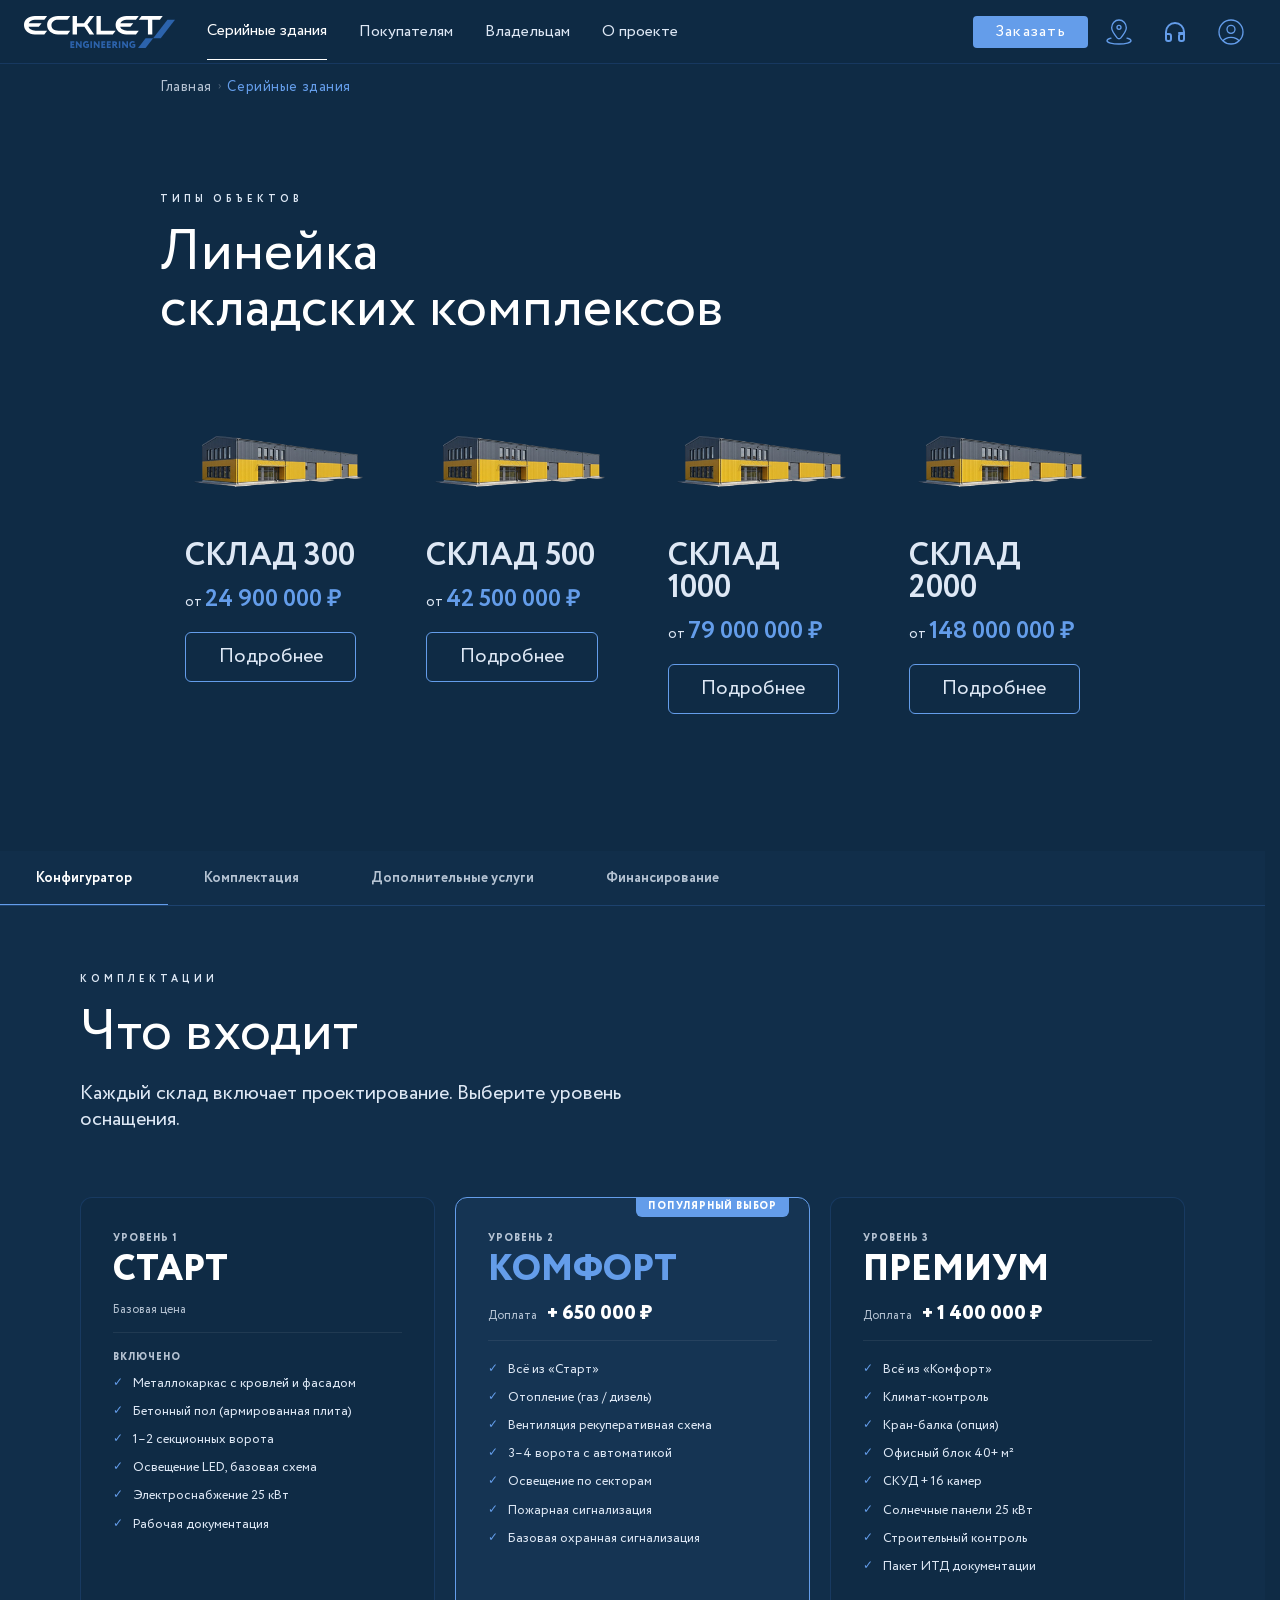
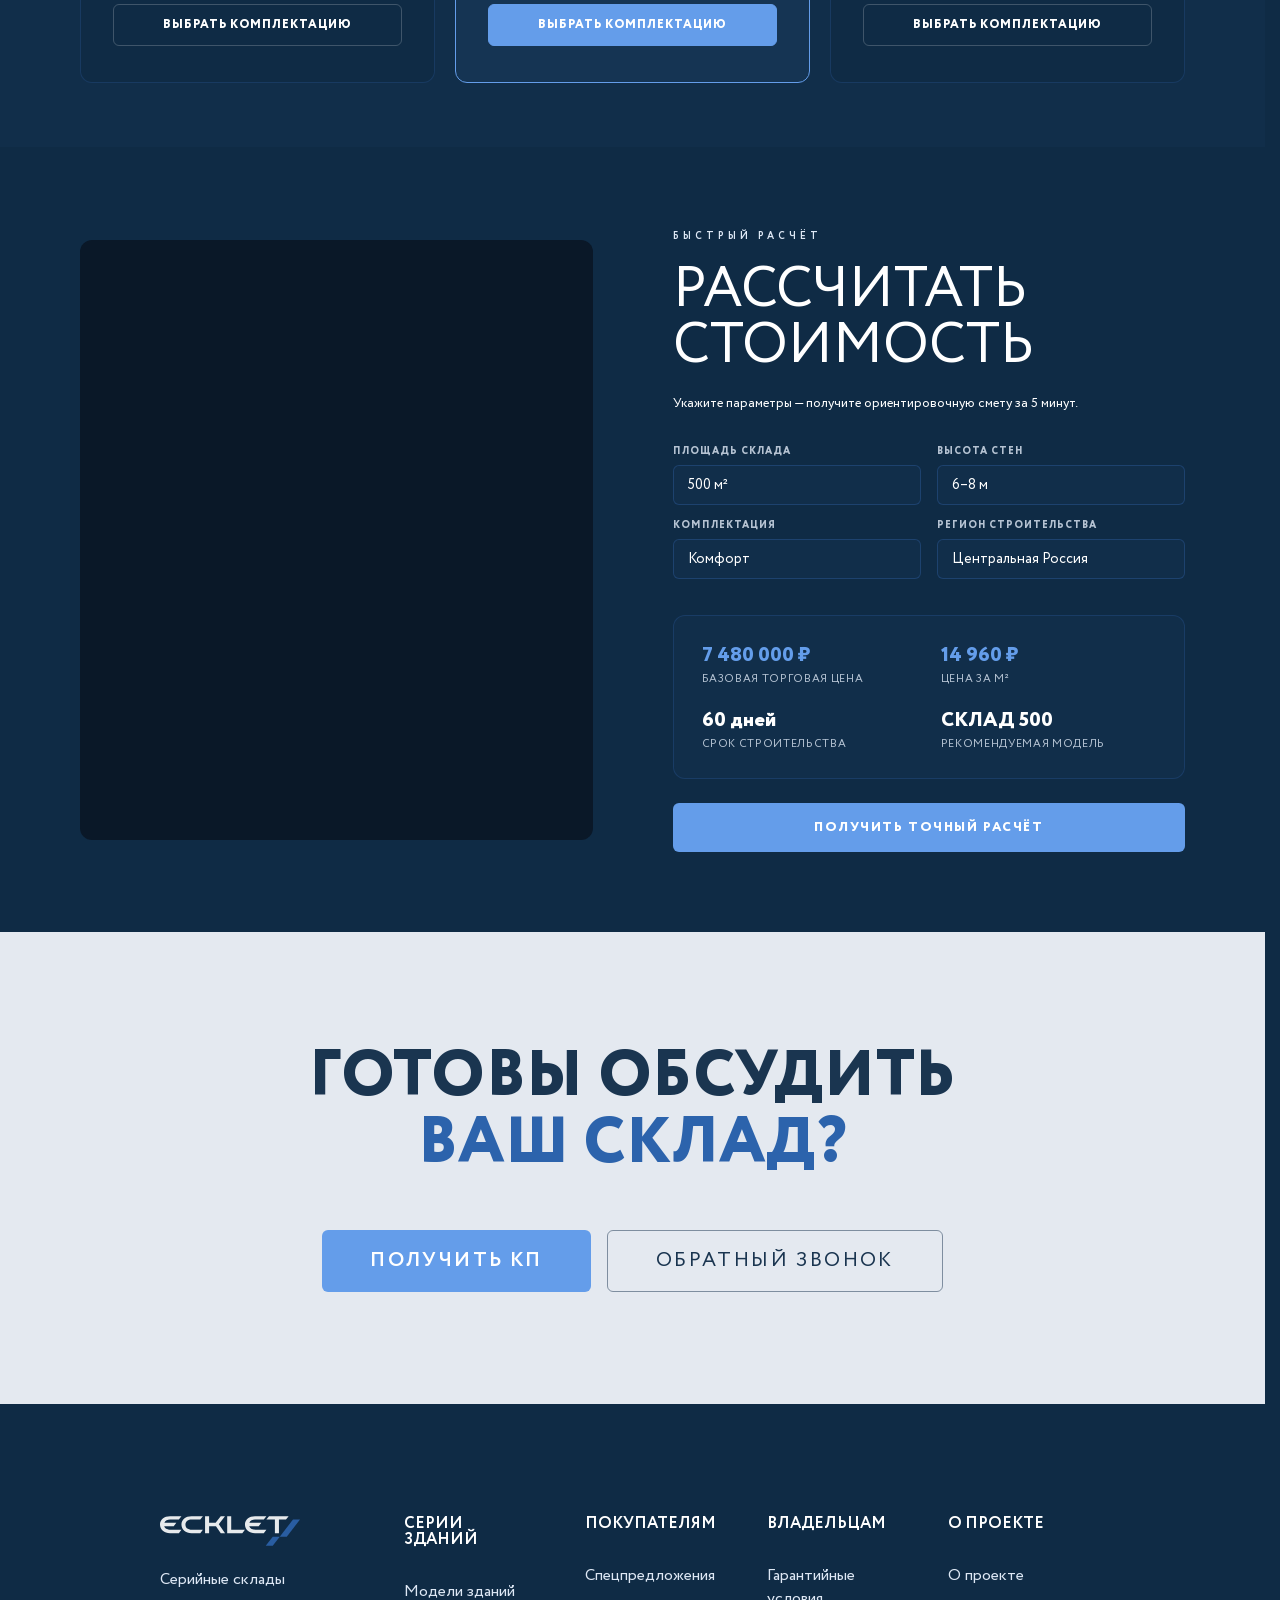
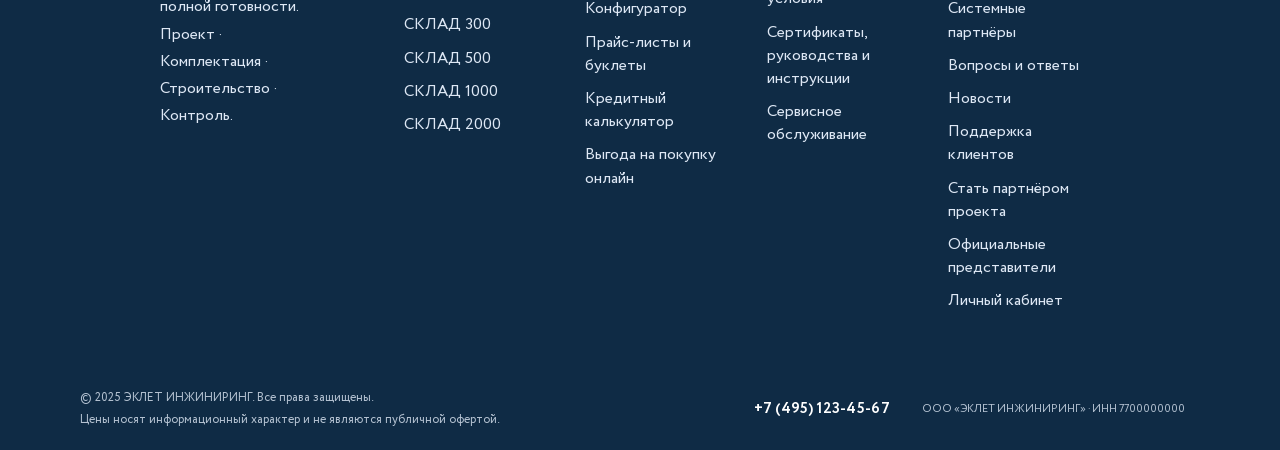
<file: catalog.html>
﻿<!DOCTYPE html>
<html lang="ru">

<head>
  <meta charset="UTF-8">
  <meta name="viewport" content="width=device-width, initial-scale=1.0">
  <title>Каталог складов — ЭКЛЕТ ИНЖИНИРИНГ</title>
  <link rel="preload" href="fonts/Circe-Regular.woff2" as="font" type="font/woff2" crossorigin>
  <link rel="preload" href="fonts/Circe-Bold.woff2" as="font" type="font/woff2" crossorigin>
  <link rel="stylesheet" href="styles/styles.css">
  
  <style>
    #page-content { opacity: 0; transition: opacity 0.45s ease; }
    #page-content.page-visible { opacity: 1; }
  </style>
</head>

<body>

  <!-- NAV -->
  <nav class="header-nav header-nav-shad">
    <a class="nav-logo" href="index.html">
      <svg width="151" height="32" viewBox="0 0 151 32" fill="none" xmlns="http://www.w3.org/2000/svg">
        <path fill-rule="evenodd" clip-rule="evenodd"
          d="M33.9442 3.66504H43.4512L46.2546 0.0148926H33.9442C27.6976 0.0148926 23.127 3.64983 23.127 9.03379C23.127 14.4178 27.6976 18.4025 33.9442 18.4025H43.4512L46.2546 14.7676H36.3667C31.4303 14.7676 27.4386 13.5356 27.4386 9.2163C27.4539 5.59657 30.6381 3.66504 33.9442 3.66504Z"
          fill="white" />
        <path fill-rule="evenodd" clip-rule="evenodd"
          d="M10.8173 3.66535H20.3243L23.1276 0H10.8173C4.57067 0 0 3.63493 0 9.0189C0 14.4029 4.57067 18.3876 10.8173 18.3876H20.3243L23.1276 14.7527H13.2397C8.98899 14.7527 5.4391 13.8249 4.5402 10.8135H14.809L17.6123 7.16341H4.70779C5.6524 4.88207 8.19674 3.68056 10.8173 3.66535Z"
          fill="white" />
        <path fill-rule="evenodd" clip-rule="evenodd"
          d="M76.8035 0.0148926H72.4766V18.4177H88.7786L91.6125 14.7828H76.8035V0.0148926Z" fill="white" />
        <path fill-rule="evenodd" clip-rule="evenodd"
          d="M117.574 0.0148926L114.725 3.66504H123.927V18.4177H128.284V3.66504H135.887L138.721 0.0148926H117.574Z"
          fill="white" />
        <path fill-rule="evenodd" clip-rule="evenodd"
          d="M70.1294 0.0148926H65.4978L59.9978 7.1783H52.9589V0.0148926H48.6016V18.4177H52.9589V10.8284H60.3787L65.5588 18.4025H70.1751L63.4258 8.74482C63.4106 8.76003 70.1294 0.0148926 70.1294 0.0148926Z"
          fill="white" />
        <path fill-rule="evenodd" clip-rule="evenodd"
          d="M102.444 3.66535H111.951L114.755 0H102.444C96.1976 0 91.627 3.63493 91.627 9.0189C91.627 14.4029 96.1976 18.3876 102.444 18.3876H111.951L114.755 14.7527H104.867C100.616 14.7527 97.0661 13.8249 96.1672 10.8135H106.436L109.239 7.16341H96.3348C97.2794 4.88207 99.8237 3.66535 102.444 3.66535Z"
          fill="white" />
        <path fill-rule="evenodd" clip-rule="evenodd" d="M129.152 22.2052L143.443 3.66553H151L136.709 22.2052H129.152Z"
          fill="#2C63AC" />
        <path fill-rule="evenodd" clip-rule="evenodd"
          d="M114.039 31.9994L121.596 22.2048H129.153L121.596 31.9994H114.039Z" fill="#2C63AC" />
        <path
          d="M46.3613 31.8783V25.2168H50.3226V26.6465H47.8849V27.8175H50.0331V29.2472H47.8849V30.4639H50.414V31.8935H46.3613V31.8783ZM57.6814 31.8783H56.4625L53.2935 27.8784V31.8783H51.8614V25.2168H53.0802L56.2492 29.232V25.2168H57.6814V31.8783ZM62.1454 29.5057V28.0761H64.9944V31.057C64.6695 31.3675 64.2791 31.6014 63.8518 31.7414C63.4177 31.9036 62.9592 31.9911 62.4958 32C61.3684 32 60.4847 31.6958 59.8601 31.0723C59.2354 30.4487 58.9154 29.6122 58.9154 28.5628C58.9154 27.5742 59.2202 26.7529 59.8448 26.0989C60.4695 25.4449 61.277 25.1104 62.313 25.1104C63.1814 25.1104 63.9127 25.3385 64.5069 25.81L63.867 27.0419C63.6973 26.8828 63.4944 26.7633 63.2728 26.6921C63.0235 26.6025 62.7607 26.5562 62.4958 26.5552C62.2393 26.5422 61.9828 26.5814 61.7419 26.6703C61.5009 26.7592 61.2806 26.8959 61.0941 27.0723C60.7285 27.4221 60.5609 27.924 60.5609 28.578C60.5478 28.8469 60.5883 29.1156 60.6798 29.3688C60.7713 29.622 60.9121 29.8546 61.0941 30.0533C61.2827 30.2374 61.507 30.381 61.7534 30.4752C61.9997 30.5694 62.2627 30.6121 62.5263 30.6008C62.7341 30.6012 62.9404 30.5652 63.1357 30.4943C63.2965 30.4479 63.4466 30.3704 63.5775 30.2662V29.5361L62.1454 29.5057ZM66.4266 31.8783V25.2168H67.9501V31.8935H66.4266V31.8783ZM75.5984 31.8783H74.3796L71.2106 27.8784V31.8783H69.7784V25.2168H70.9973L74.1663 29.232V25.2168H75.5984V31.8783ZM77.32 31.8783V25.2168H81.2813V26.6465H78.8436V27.8175H80.9918V29.2472H78.8436V30.4639H81.3727V31.8935H77.32V31.8783ZM82.8048 31.8783V25.2168H86.7661V26.6465H84.3284V27.8175H86.4766V29.2472H84.3436V30.4639H86.8727V31.8935H82.8048V31.8783ZM89.8284 31.8783H88.3049V25.2168C88.442 25.2168 88.8534 25.2168 89.5085 25.2016C90.1636 25.1864 90.5293 25.1864 90.575 25.1864C91.4434 25.1864 92.0681 25.3841 92.4642 25.7643C92.8603 26.1446 93.0584 26.6617 93.0584 27.3309C93.0584 28.2434 92.6775 28.8822 91.931 29.2624L93.8811 31.8935H92.0224L90.3922 29.5514H89.8284V31.8783ZM90.4988 26.6312C90.4683 26.6312 90.255 26.6312 89.8284 26.6465V28.1217H90.3769C91.0778 28.1217 91.4129 27.8632 91.4129 27.3461C91.4282 26.8594 91.1082 26.6312 90.4988 26.6312ZM94.8257 31.8783V25.2168H96.3493V31.8935H94.8257V31.8783ZM103.982 31.8783H102.763L99.5945 27.8784V31.8783H98.1623V25.2168H99.3812L102.55 29.232V25.2168H103.982V31.8783ZM108.462 29.5057V28.0761H111.311V31.057C110.986 31.3675 110.595 31.6014 110.168 31.7414C109.734 31.9036 109.275 31.9911 108.812 32C107.685 32 106.801 31.6958 106.176 31.0723C105.552 30.4487 105.232 29.6122 105.232 28.5628C105.232 27.5742 105.536 26.7529 106.161 26.0989C106.786 25.4449 107.593 25.1104 108.629 25.1104C109.498 25.1104 110.229 25.3385 110.823 25.81L110.183 27.0419C110.014 26.8828 109.811 26.7633 109.589 26.6921C109.34 26.6025 109.077 26.5562 108.812 26.5552C108.555 26.5422 108.299 26.5814 108.058 26.6703C107.817 26.7592 107.597 26.8959 107.41 27.0723C107.045 27.4221 106.877 27.924 106.877 28.578C106.864 28.8469 106.904 29.1156 106.996 29.3688C107.087 29.622 107.228 29.8546 107.41 30.0533C107.599 30.2374 107.823 30.381 108.07 30.4752C108.316 30.5694 108.579 30.6121 108.842 30.6008C109.05 30.6012 109.257 30.5652 109.452 30.4943C109.613 30.4479 109.763 30.3704 109.894 30.2662V29.5361L108.462 29.5057Z"
          fill="#2C63AC" />
      </svg>
    </a>

    <ul class="nav-links">
      <li><a href="catalog.html" class="nav-link-active">Серийные здания</a></li>
      <li><a href="buyers.html">Покупателям</a></li>
      <li><a href="owners.html">Владельцам</a></li>
      <li><a href="project.html">О проекте</a></li>
    </ul>

    <div class="nav-right">
      <button type="button" class="cat-nav-cta" onclick="openModal()">Заказать</button>
      <a href="/" class="sales-territory">
        <svg width="32" height="32" viewBox="0 0 32 32" fill="none" xmlns="http://www.w3.org/2000/svg">
          <path
            d="M8 22.1821C5.545 22.7924 4 23.6794 4 24.6667C4 26.5076 9.37258 28 16 28C22.6274 28 28 26.5076 28 24.6667C28 23.6794 26.455 22.7924 24 22.1821M23.3333 11.7778C23.3333 14.6525 20.0489 19.1536 17.8761 21.8167C16.8935 23.021 15.1065 23.021 14.1239 21.8167C11.9511 19.1536 8.66667 14.6525 8.66667 11.7778C8.66667 7.48223 11.9499 4 16 4C20.0501 4 23.3333 7.48223 23.3333 11.7778ZM18 11.3333C18 12.4379 17.1046 13.3333 16 13.3333C14.8954 13.3333 14 12.4379 14 11.3333C14 10.2288 14.8954 9.33333 16 9.33333C17.1046 9.33333 18 10.2288 18 11.3333Z"
            stroke="#649DEA" stroke-width="1.33333" stroke-linecap="round" stroke-linejoin="round" />
        </svg>
      </a>
      <button type="button" class="support-float-btn" aria-label="Открыть поддержку">
        <svg viewBox="0 0 24 24" width="24" height="24" fill="none" stroke="currentColor" stroke-width="2"
          stroke-linecap="round" stroke-linejoin="round">
          <path d="M3 18v-6a9 9 0 0 1 18 0v6"></path>
          <path d="M21 19a2 2 0 0 1-2 2h-1a2 2 0 0 1-2-2v-3a2 2 0 0 1 2-2h3zM3 19a2 2 0 0 0 2 2h1a2 2 0 0 0 2-2v-3a2 2 0 0 0-2-2H3z"></path>
          <path d="M20 13h-4"></path>
        </svg>
      </button>
      <a href="/" class="lk-button" aria-label="Открыть личный кабинет">
        <svg width="32" height="32" viewBox="0 0 32 32" fill="none" xmlns="http://www.w3.org/2000/svg">
          <path
            d="M23.9379 24.9996C23.4453 23.6843 20.0792 21.3333 16 21.3333C11.9208 21.3333 8.55471 23.6843 8.06205 24.9996M8.06205 24.9996C10.1775 26.8669 12.9564 28 16 28C19.0436 28 21.8225 26.8669 23.9379 24.9996C26.4289 22.8008 28 19.5838 28 16C28 9.37258 22.6274 4 16 4C9.37258 4 4 9.37258 4 16C4 19.5839 5.57106 22.8008 8.06205 24.9996ZM20 13.3333C20 15.5425 18.2091 17.3333 16 17.3333C13.7909 17.3333 12 15.5425 12 13.3333C12 11.1242 13.7909 9.33333 16 9.33333C18.2091 9.33333 20 11.1242 20 13.3333Z"
            stroke-width="1.33333" />
        </svg>
      </a>
    </div>
  </nav>

  <div id="page-content">

    <!-- ── HERO ── -->
    <!-- <section class="cat-hero">
      <img src="images/slide-bg-1.jpg" class="cat-hero-bg" alt="Склад">
      <div class="cat-hero-overlay"></div>
      <div class="cat-hero-content">
        <h1 class="cat-hero-title hero-title">Склады под ключ<br>с BIM-точностью</h1>
        <div class="cat-hero-btns">
          <a class="btn-primary" href="#cat-calc">Рассчитать стоимость</a>
          <a class="btn-outline" href="#">Реализованные проекты →</a>
        </div>
      </div>
    </section> -->

    <!-- ── BREADCRUMBS ── -->
    <div class="breadcrumb-bar">
      <nav class="breadcrumb" aria-label="Хлебные крошки">
        <a href="index.html" class="breadcrumb__item">Главная</a>
        <span class="breadcrumb__sep">›</span>
        <span class="breadcrumb__item breadcrumb__item--active">Серийные здания</span>
      </nav>
    </div>

    <!-- ── MODEL CARDS (light) ── -->
    <section class="cat-models-section" id="cat-models">
      <div class="cat-models-inner">
        <div class="cat-models-header">
          <div>
            <div class="section-tag">Типы объектов</div>
            <h2 class="cat-title section-title">Линейка<br>складских комплексов</h2>
          </div>
          
        </div>
        <div class="cat-models-grid">

          <!-- СКЛАД 300 -->
          <div class="cat-model-card">
            <div class="cat-model-img-wrap">
              <img src="images/models-1.png" alt="Склад 300">
            </div>
            <div class="cat-model-body">
              <div class="cat-model-name">СКЛАД 300</div>
              <div class="cat-model-price">от <strong>24 900 000 ₽</strong></div>
              <button class="cat-model-btn btn-outline" onclick="navigateTo('sclad.html?model=0')">Подробнее</button>
            </div>
          </div>

          <!-- СКЛАД 500 -->
          <div class="cat-model-card">
            <div class="cat-model-img-wrap">
              <img src="images/models-1.png" alt="Склад 500">
            </div>
            <div class="cat-model-body">
              <div class="cat-model-name">СКЛАД 500</div>
              <div class="cat-model-price">от <strong>42 500 000 ₽</strong></div>
              <button class="cat-model-btn btn-outline" onclick="navigateTo('sclad.html?model=1')">Подробнее</button>
            </div>
          </div>

          <!-- СКЛАД 1000 -->
          <div class="cat-model-card">
            <div class="cat-model-img-wrap">
              <img src="images/models-1.png" alt="Склад 1000">
            </div>
            <div class="cat-model-body">
              <div class="cat-model-name">СКЛАД 1000</div>
              <div class="cat-model-price">от <strong>79 000 000 ₽</strong></div>
              <button class="cat-model-btn btn-outline" onclick="navigateTo('sclad.html?model=2')">Подробнее</button>
            </div>
          </div>

          <!-- СКЛАД 2000 -->
          <div class="cat-model-card">
            <div class="cat-model-img-wrap">
              <img src="images/models-1.png" alt="Склад 2000">
            </div>
            <div class="cat-model-body">
              <div class="cat-model-name">СКЛАД 2000</div>
              <div class="cat-model-price">от <strong>148 000 000 ₽</strong></div>
              <button class="cat-model-btn btn-outline" onclick="navigateTo('sclad.html?model=3')">Подробнее</button>
            </div>
          </div>

        </div>
      </div>
    </section>

    <!-- ── CONFIGURATOR TABS (dark) ── -->
    <section class="cat-config-section" id="cat-config">

      <div class="cat-tabs-bar">
        <button class="cat-tab active" data-tab="0">Конфигуратор</button>
        <button class="cat-tab" data-tab="1">Комплектация</button>
        <button class="cat-tab" data-tab="2">Дополнительные услуги</button>
        <button class="cat-tab" data-tab="3">Финансирование</button>
      </div>

      <div class="cat-tab-content">

        <!-- Panel 0: Levels -->
        <div class="cat-panel active" id="cat-panel-0">
          <div class="cat-panel-inner">
            <div class="section-tag">Комплектации</div>
            <h2 class="section-title">Что входит</h2>
            <p class="section-sub">Каждый склад включает проектирование. Выберите уровень оснащения.</p>
            <div class="cat-levels-grid">

              <!-- Уровень 1 -->
              <div class="cat-level-card">
                <div class="cat-level-num">Уровень 1</div>
                <div class="cat-level-name">СТАРТ</div>
                <div class="cat-level-price-row">
                  <span class="cat-level-price-label">Базовая цена</span>
                </div>
                <div class="cat-level-divider"></div>
                <div class="cat-level-included">ВКЛЮЧЕНО</div>
                <ul class="cat-level-list">
                  <li>Металлокаркас с кровлей и фасадом</li>
                  <li>Бетонный пол (армированная плита)</li>
                  <li>1–2 секционных ворота</li>
                  <li>Освещение LED, базовая схема</li>
                  <li>Электроснабжение 25 кВт</li>
                  <li>Рабочая документация</li>
                </ul>
                <button class="cat-level-btn" onclick="navigateTo('configurator.html')">Выбрать комплектацию</button>
              </div>

              <!-- Уровень 2 (Popular) -->
              <div class="cat-level-card cat-level-popular">
                <div class="cat-level-pop-badge">Популярный выбор</div>
                <div class="cat-level-num">Уровень 2</div>
                <div class="cat-level-name">КОМФОРТ</div>
                <div class="cat-level-price-row">
                  <span class="cat-level-price-label">Доплата</span>
                  <span class="cat-level-price">+ 650 000 ₽</span>
                </div>
                <div class="cat-level-divider"></div>
                <ul class="cat-level-list">
                  <li>Всё из «Старт»</li>
                  <li>Отопление (газ / дизель)</li>
                  <li>Вентиляция рекуперативная схема</li>
                  <li>3–4 ворота с автоматикой</li>
                  <li>Освещение по секторам</li>
                  <li>Пожарная сигнализация</li>
                  <li>Базовая охранная сигнализация</li>
                </ul>
                <button class="cat-level-btn cat-level-btn-accent" onclick="navigateTo('configurator.html')">Выбрать комплектацию</button>
              </div>

              <!-- Уровень 3 -->
              <div class="cat-level-card">
                <div class="cat-level-num">Уровень 3</div>
                <div class="cat-level-name">ПРЕМИУМ</div>
                <div class="cat-level-price-row">
                  <span class="cat-level-price-label">Доплата</span>
                  <span class="cat-level-price">+ 1 400 000 ₽</span>
                </div>
                <div class="cat-level-divider"></div>
                <ul class="cat-level-list">
                  <li>Всё из «Комфорт»</li>
                  <li>Климат-контроль</li>
                  <li>Кран-балка (опция)</li>
                  <li>Офисный блок 40+ м²</li>
                  <li>СКУД + 16 камер</li>
                  <li>Солнечные панели 25 кВт</li>
                  <li>Строительный контроль</li>
                  <li>Пакет ИТД документации</li>
                </ul>
                <button class="cat-level-btn" onclick="navigateTo('configurator.html')">Выбрать комплектацию</button>
              </div>

            </div>
          </div>
        </div>

        <!-- Panel 1: Included -->
        <div class="cat-panel" id="cat-panel-1">
          <div class="cat-panel-inner">
            <div class="section-tag">Комплектация</div>
            <h2 class="section-title">ВСЁ ВКЛЮЧЕНО В ЦЕНУ</h2>
            <p class="section-sub">Как в автомобиле — одна цена, полная готовность. Никаких доплат за проект, стройконтроль или сдачу в эксплуатацию.</p>
            <div class="cat-included-grid">
              <div class="cat-inc-item">
                <div class="cat-inc-icon">📐</div>
                <div class="cat-inc-title">Проектирование</div>
                <div class="cat-inc-text">Архитектурный, конструктивный и инженерный проект. Рабочая документация, привязка к участку, согласования.</div>
              </div>
              <div class="cat-inc-item">
                <div class="cat-inc-icon">🏗</div>
                <div class="cat-inc-title">Комплектация</div>
                <div class="cat-inc-text">Несущие конструкции, кровля, фасадные панели, ворота, окна, двери, инженерные сети — всё включено.</div>
              </div>
              <div class="cat-inc-item">
                <div class="cat-inc-icon">🔧</div>
                <div class="cat-inc-title">Строительство</div>
                <div class="cat-inc-text">Полный цикл СМР. Фундамент, монтаж металлоконструкций, кровля, отделка, инженерные системы.</div>
              </div>
              <div class="cat-inc-item">
                <div class="cat-inc-icon">📋</div>
                <div class="cat-inc-title">Строительный контроль</div>
                <div class="cat-inc-text">Независимый технический надзор. Фотоотчёты, акты скрытых работ, журналы — в личном кабинете.</div>
              </div>
              <div class="cat-inc-item">
                <div class="cat-inc-icon">✅</div>
                <div class="cat-inc-title">Сдача под ключ</div>
                <div class="cat-inc-text">Ввод в эксплуатацию, разрешительная документация, гарантия 5 лет на конструктив.</div>
              </div>
              <div class="cat-inc-item">
                <div class="cat-inc-icon">🏆</div>
                <div class="cat-inc-title">Гарантия</div>
                <div class="cat-inc-text">Конструктив — 5 лет. Инженерные системы — 3 года. Сервис и ремонт по гарантии — в течение 24 часов.</div>
              </div>
            </div>
          </div>
        </div>

        <!-- Panel 2: Extras -->
        <div class="cat-panel" id="cat-panel-2">
          <div class="cat-panel-inner">
            <div class="section-tag">Дополнительные услуги</div>
            <h2 class="section-title">РАСШИРЬТЕ КОМПЛЕКТАЦИЮ</h2>
            <p class="section-sub">Выбирайте нужное в конфигураторе или добавляйте к готовому складу.</p>
            <div class="cat-extras-grid">
              <div class="cat-extra-card"><div class="cat-extra-icon">🌳</div><div class="cat-extra-title">Благоустройство</div><div class="cat-extra-price">от 2 400 000 ₽</div></div>
              <div class="cat-extra-card"><div class="cat-extra-icon">🔒</div><div class="cat-extra-title">Видеонаблюдение и СКУД</div><div class="cat-extra-price">от 850 000 ₽</div></div>
              <div class="cat-extra-card"><div class="cat-extra-icon">☀️</div><div class="cat-extra-title">Солнечная генерация</div><div class="cat-extra-price">от 3 200 000 ₽</div></div>
              <div class="cat-extra-card"><div class="cat-extra-icon">🚚</div><div class="cat-extra-title">Доклевеллер и рампа</div><div class="cat-extra-price">от 1 800 000 ₽</div></div>
              <div class="cat-extra-card"><div class="cat-extra-icon">🏗</div><div class="cat-extra-title">Кран-балка</div><div class="cat-extra-price">от 3 500 000 ₽</div></div>
              <div class="cat-extra-card"><div class="cat-extra-icon">💧</div><div class="cat-extra-title">Система пожаротушения</div><div class="cat-extra-price">от 2 400 000 ₽</div></div>
              <div class="cat-extra-card"><div class="cat-extra-icon">❄️</div><div class="cat-extra-title">Холодильный склад</div><div class="cat-extra-price">от 4 800 000 ₽</div></div>
              <div class="cat-extra-card"><div class="cat-extra-icon">📊</div><div class="cat-extra-title">BIM-модель объекта</div><div class="cat-extra-price">от 480 000 ₽</div></div>
            </div>
          </div>
        </div>

        <!-- Panel 3: Financing -->
        <div class="cat-panel" id="cat-panel-3">
          <div class="cat-panel-inner">
            <div class="section-tag">Финансирование</div>
            <h2 class="section-title">УДОБНЫЕ УСЛОВИЯ ОПЛАТЫ</h2>
            <p class="section-sub">Выберите схему, которая подходит вашему бизнесу.</p>
            <div class="cat-fin-grid">
              <div class="cat-fin-card">
                <div class="cat-fin-icon">💰</div>
                <div class="cat-fin-name">100% оплата</div>
                <div class="cat-fin-detail">Единовременно</div>
                <div class="cat-fin-bonus">Скидка 5%</div>
              </div>
              <div class="cat-fin-card">
                <div class="cat-fin-icon">📄</div>
                <div class="cat-fin-name">Лизинг</div>
                <div class="cat-fin-detail">от 11,9% / год</div>
                <div class="cat-fin-bonus">Без аванса</div>
              </div>
              <div class="cat-fin-card">
                <div class="cat-fin-icon">🏦</div>
                <div class="cat-fin-name">Кредит</div>
                <div class="cat-fin-detail">от 14,5% / год</div>
                <div class="cat-fin-bonus">До 10 лет</div>
              </div>
              <div class="cat-fin-card">
                <div class="cat-fin-icon">📆</div>
                <div class="cat-fin-name">Поэтапно</div>
                <div class="cat-fin-detail">30% → 40% → 30%</div>
                <div class="cat-fin-bonus">По этапам стройки</div>
              </div>
            </div>
          </div>
        </div>

      </div>
    </section>

    <!-- ── CALCULATOR ── -->
    <section class="cat-calc-section" id="cat-calc">
      <div class="cat-calc-inner">
        <div class="cat-calc-visual">
          <iframe src="https://cdn.soft8soft.com/AROAJSY2GOEHMOFUVPIOE:bbb4245437/sklady_test/sklady_test.html" width="100%" height="600px" frameborder="0" style="background:#0a1828; display:block;"></iframe>

        </div>
        <div class="cat-calc-form">
          <div class="section-tag">Быстрый расчёт</div>
          <h2 class="section-title">РАССЧИТАТЬ<br>СТОИМОСТЬ</h2>
          <p style="font-size:13px;color:var(--gray-dim);margin-bottom:32px;line-height:1.6;">Укажите параметры — получите ориентировочную смету за 5 минут.</p>

          <div class="cat-fields">
            <div class="cat-field">
              <label class="cat-field-label">Площадь склада</label>
              <select class="cat-field-input" id="cf-area" onchange="updateCatCalc()">
                <option value="300">300 м²</option>
                <option value="500" selected>500 м²</option>
                <option value="1000">1000 м²</option>
                <option value="2000">2000 м²</option>
              </select>
            </div>
            <div class="cat-field">
              <label class="cat-field-label">Высота стен</label>
              <select class="cat-field-input" id="cf-height">
                <option>6 м</option>
                <option selected>6–8 м</option>
                <option>8–10 м</option>
              </select>
            </div>
            <div class="cat-field">
              <label class="cat-field-label">Комплектация</label>
              <select class="cat-field-input" id="cf-level" onchange="updateCatCalc()">
                <option value="0">Старт</option>
                <option value="1" selected>Комфорт</option>
                <option value="2">Премиум</option>
              </select>
            </div>
            <div class="cat-field">
              <label class="cat-field-label">Регион строительства</label>
              <select class="cat-field-input">
                <option>Центральная Россия</option>
                <option>Урал / Сибирь</option>
                <option>Казахстан</option>
                <option>Узбекистан</option>
              </select>
            </div>
          </div>

          <div class="cat-calc-results">
            <div class="cat-result-item">
              <div class="cat-result-val accent" id="cr-price">42 500 000 ₽</div>
              <div class="cat-result-key">Базовая торговая цена</div>
            </div>
            <div class="cat-result-item">
              <div class="cat-result-val accent" id="cr-perm">85 000 ₽</div>
              <div class="cat-result-key">Цена за м²</div>
            </div>
            <div class="cat-result-item">
              <div class="cat-result-val" id="cr-time">60 дней</div>
              <div class="cat-result-key">Срок строительства</div>
            </div>
            <div class="cat-result-item">
              <div class="cat-result-val" id="cr-model">СКЛАД 500</div>
              <div class="cat-result-key">Рекомендуемая модель</div>
            </div>
          </div>

          <button class="cat-calc-submit" onclick="openModal()">ПОЛУЧИТЬ ТОЧНЫЙ РАСЧЁТ</button>
        </div>
      </div>
    </section>

    <!-- ── CTA LIGHT ── -->
    <section class="cta-light">
      <h2 class="cta-light-title">ГОТОВЫ ОБСУДИТЬ<br><span>ВАШ СКЛАД?</span></h2>
      <div class="cta-light-btns">
        <button class="cta-btn-filled" onclick="openModal()">ПОЛУЧИТЬ КП</button>
        <button class="cta-btn-outline" onclick="alert('Звоним! Укажите удобное время.')">ОБРАТНЫЙ ЗВОНОК</button>
      </div>
    </section>

     <!-- ── FOOTER ── -->
     <footer class="site-footer">
      <div class="site-footer__top">

        <!-- Логотип + CTA -->
        <div class="site-footer__brand">
          <a href="index.html" class="site-footer__logo">
            <svg width="140" height="30" viewBox="0 0 151 32" fill="none" xmlns="http://www.w3.org/2000/svg">
              <path fill-rule="evenodd" clip-rule="evenodd" d="M33.9442 3.66504H43.4512L46.2546 0.0148926H33.9442C27.6976 0.0148926 23.127 3.64983 23.127 9.03379C23.127 14.4178 27.6976 18.4025 33.9442 18.4025H43.4512L46.2546 14.7676H36.3667C31.4303 14.7676 27.4386 13.5356 27.4386 9.2163C27.4539 5.59657 30.6381 3.66504 33.9442 3.66504Z" fill="white"/>
              <path fill-rule="evenodd" clip-rule="evenodd" d="M10.8173 3.66535H20.3243L23.1276 0H10.8173C4.57067 0 0 3.63493 0 9.0189C0 14.4029 4.57067 18.3876 10.8173 18.3876H20.3243L23.1276 14.7527H13.2397C8.98899 14.7527 5.4391 13.8249 4.5402 10.8135H14.809L17.6123 7.16341H4.70779C5.6524 4.88207 8.19674 3.68056 10.8173 3.66535Z" fill="white"/>
              <path fill-rule="evenodd" clip-rule="evenodd" d="M76.8035 0.0148926H72.4766V18.4177H88.7786L91.6125 14.7828H76.8035V0.0148926Z" fill="white"/>
              <path fill-rule="evenodd" clip-rule="evenodd" d="M117.574 0.0148926L114.725 3.66504H123.927V18.4177H128.284V3.66504H135.887L138.721 0.0148926H117.574Z" fill="white"/>
              <path fill-rule="evenodd" clip-rule="evenodd" d="M70.1294 0.0148926H65.4978L59.9978 7.1783H52.9589V0.0148926H48.6016V18.4177H52.9589V10.8284H60.3787L65.5588 18.4025H70.1751L63.4258 8.74482C63.4106 8.76003 70.1294 0.0148926 70.1294 0.0148926Z" fill="white"/>
              <path fill-rule="evenodd" clip-rule="evenodd" d="M102.444 3.66535H111.951L114.755 0H102.444C96.1976 0 91.627 3.63493 91.627 9.0189C91.627 14.4029 96.1976 18.3876 102.444 18.3876H111.951L114.755 14.7527H104.867C100.616 14.7527 97.0661 13.8249 96.1672 10.8135H106.436L109.239 7.16341H96.3348C97.2794 4.88207 99.8237 3.66535 102.444 3.66535Z" fill="white"/>
              <path fill-rule="evenodd" clip-rule="evenodd" d="M129.152 22.2052L143.443 3.66553H151L136.709 22.2052H129.152Z" fill="#2C63AC"/>
              <path fill-rule="evenodd" clip-rule="evenodd" d="M114.039 31.9994L121.596 22.2048H129.153L121.596 31.9994H114.039Z" fill="#2C63AC"/>
            </svg>
          </a>
          <p class="site-footer__tagline">Серийные склады полной готовности.<br>Проект · Комплектация · Строительство · Контроль.</p>
          
        </div>

        <!-- Серии зданий -->
        <div class="site-footer__col">
          <div class="site-footer__col-title">Серии зданий</div>
          <ul class="site-footer__list">
            <li><a href="catalog.html">Модели зданий</a></li>
            <li><a href="sclad.html?model=0">СКЛАД 300</a></li>
            <li><a href="sclad.html?model=1">СКЛАД 500</a></li>
            <li><a href="sclad.html?model=2">СКЛАД 1000</a></li>
            <li><a href="sclad.html?model=3">СКЛАД 2000</a></li>
          </ul>
        </div>

        <!-- Покупателям -->
        <div class="site-footer__col">
          <div class="site-footer__col-title">Покупателям</div>
          <ul class="site-footer__list">
            <li><a href="#">Спецпредложения</a></li>
            <li><a href="configurator.html">Конфигуратор</a></li>
            <li><a href="#">Прайс-листы и буклеты</a></li>
            <li><a href="#">Кредитный калькулятор</a></li>
            <li><a href="#">Выгода на покупку онлайн</a></li>
          </ul>
        </div>

        <!-- Владельцам -->
        <div class="site-footer__col">
          <div class="site-footer__col-title">Владельцам</div>
          <ul class="site-footer__list">
            <li><a href="#">Гарантийные условия</a></li>
            <li><a href="#">Сертификаты, руководства и инструкции</a></li>
            <li><a href="#">Сервисное обслуживание</a></li>
          </ul>
        </div>

        <!-- О проекте -->
        <div class="site-footer__col">
          <div class="site-footer__col-title">О проекте</div>
          <ul class="site-footer__list">
            <li><a href="project.html">О проекте</a></li>
            <li><a href="#">Системные партнёры</a></li>
            <li><a href="#">Вопросы и ответы</a></li>
            <li><a href="#">Новости</a></li>
            <li><a href="#">Поддержка клиентов</a></li>
            <li><a href="#">Стать партнёром проекта</a></li>
            <li><a href="#">Официальные представители</a></li>
            <li><a href="#">Личный кабинет</a></li>
          </ul>
        </div>

      </div><!-- /top -->

      <div class="site-footer__bottom">
        <div class="site-footer__bottom-left">
          <span>© 2025 ЭКЛЕТ ИНЖИНИРИНГ. Все права защищены.</span>
          <span>Цены носят информационный характер и не являются публичной офертой.</span>
        </div>
        <div class="site-footer__bottom-right">
          <a href="tel:+74951234567" class="site-footer__phone">+7 (495) 123-45-67</a>
          <span class="site-footer__requisites">ООО «ЭКЛЕТ ИНЖИНИРИНГ» · ИНН 7700000000</span>
        </div>
      </div>

    </footer>

    <!-- MODAL -->
    <div class="modal-overlay" id="modalOverlay" onclick="closeModalOutside(event)">
      <div class="modal">
        <button class="modal-close" onclick="closeModal()">✕</button>
        <h3>ПОЛУЧИТЬ КП</h3>
        <p>Пришлём коммерческое предложение в течение 24 часов. Без спама.</p>
        <div class="form-group">
          <label>Имя</label>
          <input type="text" placeholder="Иван Иванов">
        </div>
        <div class="form-group">
          <label>Телефон</label>
          <input type="tel" placeholder="+7 (___) ___-__-__">
        </div>
        <div class="form-group">
          <label>Интересующая модель</label>
          <select>
            <option>СКЛАД 300 — от 24 900 000 ₽</option>
            <option>СКЛАД 500 — от 42 500 000 ₽</option>
            <option>СКЛАД 1000 — от 79 000 000 ₽</option>
            <option>СКЛАД 2000 — от 148 000 000 ₽</option>
          </select>
        </div>
        <div class="form-group">
          <label>Комментарий</label>
          <input type="text" placeholder="Размеры участка, особые требования...">
        </div>
      </div>
    </div>

  </div>

  <script src="js/common.js"></script>
  <script>
    // ── MODAL ──
    function openModal() { document.getElementById('modalOverlay').classList.add('open'); }
    function closeModal() { document.getElementById('modalOverlay').classList.remove('open'); }
    function closeModalOutside(e) { if (e.target === document.getElementById('modalOverlay')) closeModal(); }
    function submitModal() { closeModal(); alert('✅ Заявка принята! Пришлём КП в течение 24 часов.'); }

    // ── TABS ──
    document.querySelectorAll('.cat-tab').forEach(tab => {
      tab.addEventListener('click', () => {
        const n = tab.dataset.tab;
        document.querySelectorAll('.cat-tab').forEach(t => t.classList.toggle('active', t === tab));
        document.querySelectorAll('.cat-panel').forEach((p, i) => p.classList.toggle('active', String(i) === n));
      });
    });

    // ── CALCULATOR ──
    const catData = [
      { name:'СКЛАД 300',  price: 4200000,  extra:[0, 680000, 1400000], perm:[14000, 16267, 18800], time:'45 дней'  },
      { name:'СКЛАД 500',  price: 6800000,  extra:[0, 680000, 1400000], perm:[13600, 14960, 16400], time:'60 дней'  },
      { name:'СКЛАД 1000', price: 11500000, extra:[0, 680000, 1400000], perm:[11500, 12180, 12900], time:'75 дней'  },
      { name:'СКЛАД 2000', price: 21000000, extra:[0, 680000, 1400000], perm:[10500, 10840, 11200], time:'90 дней'  },
    ];
    const areaToIdx = { '300':0, '500':1, '1000':2, '2000':3 };

    function fmtNum(n) { return n.toLocaleString('ru-RU') + ' ₽'; }

    function updateCatCalc() {
      const area  = document.getElementById('cf-area').value;
      const level = parseInt(document.getElementById('cf-level').value);
      const d     = catData[areaToIdx[area]];
      const total = d.price + d.extra[level];
      document.getElementById('cr-price').textContent  = fmtNum(total);
      document.getElementById('cr-perm').textContent   = fmtNum(d.perm[level]);
      document.getElementById('cr-time').textContent   = d.time;
      document.getElementById('cr-model').textContent  = d.name;
    }

    updateCatCalc();
  </script>

</body>
</html>
</file>
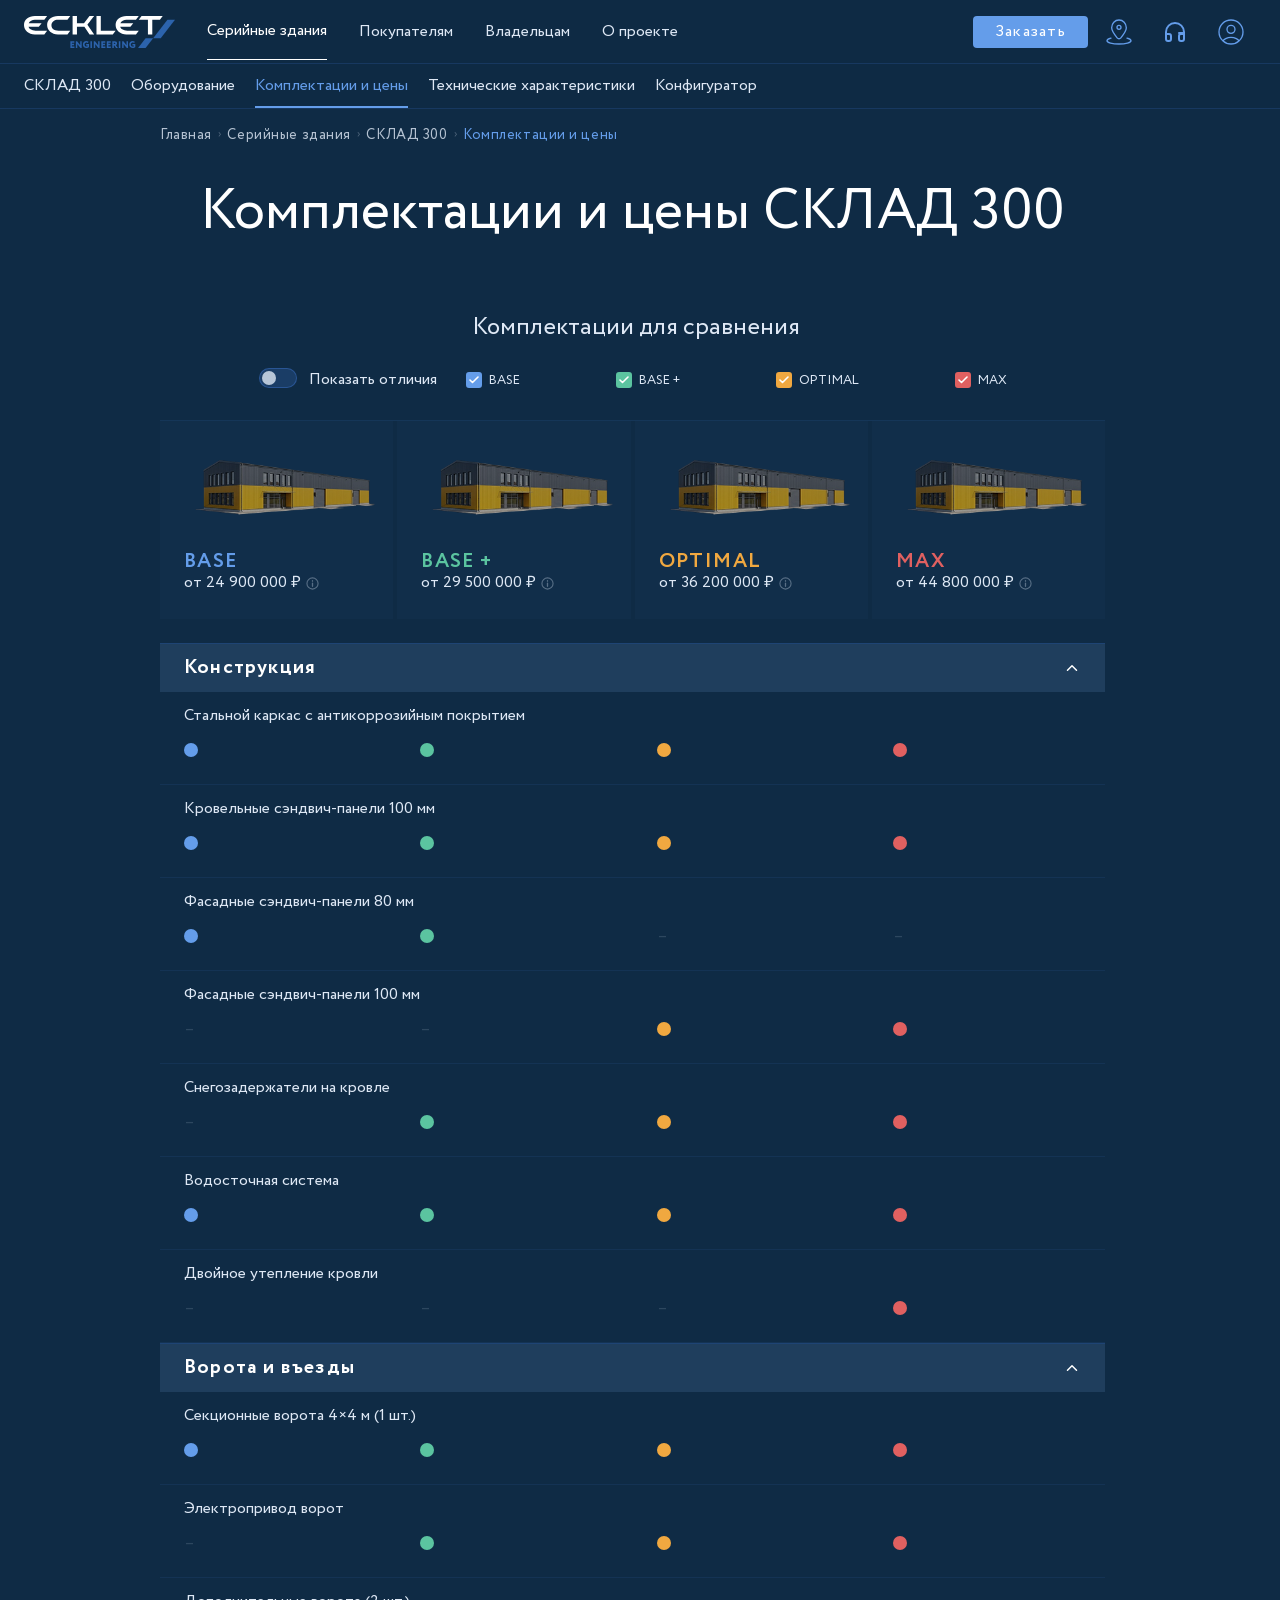
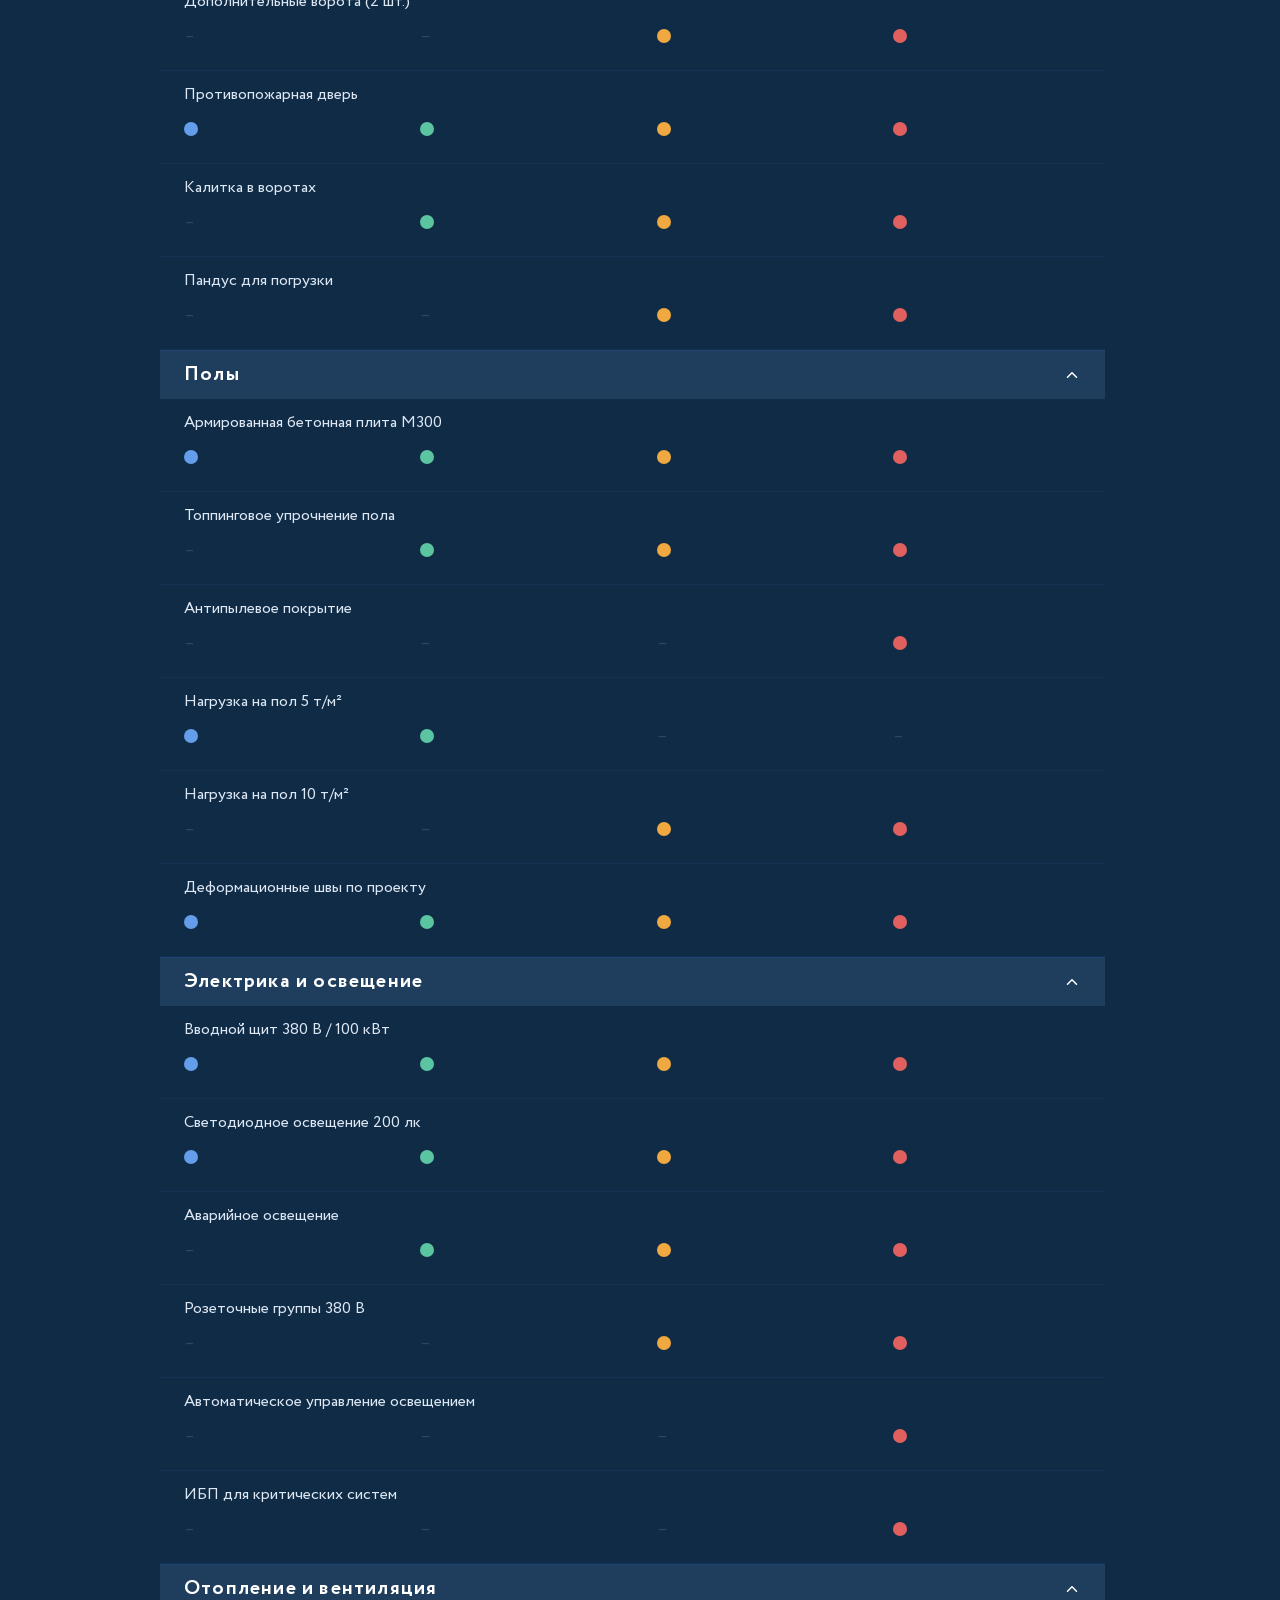
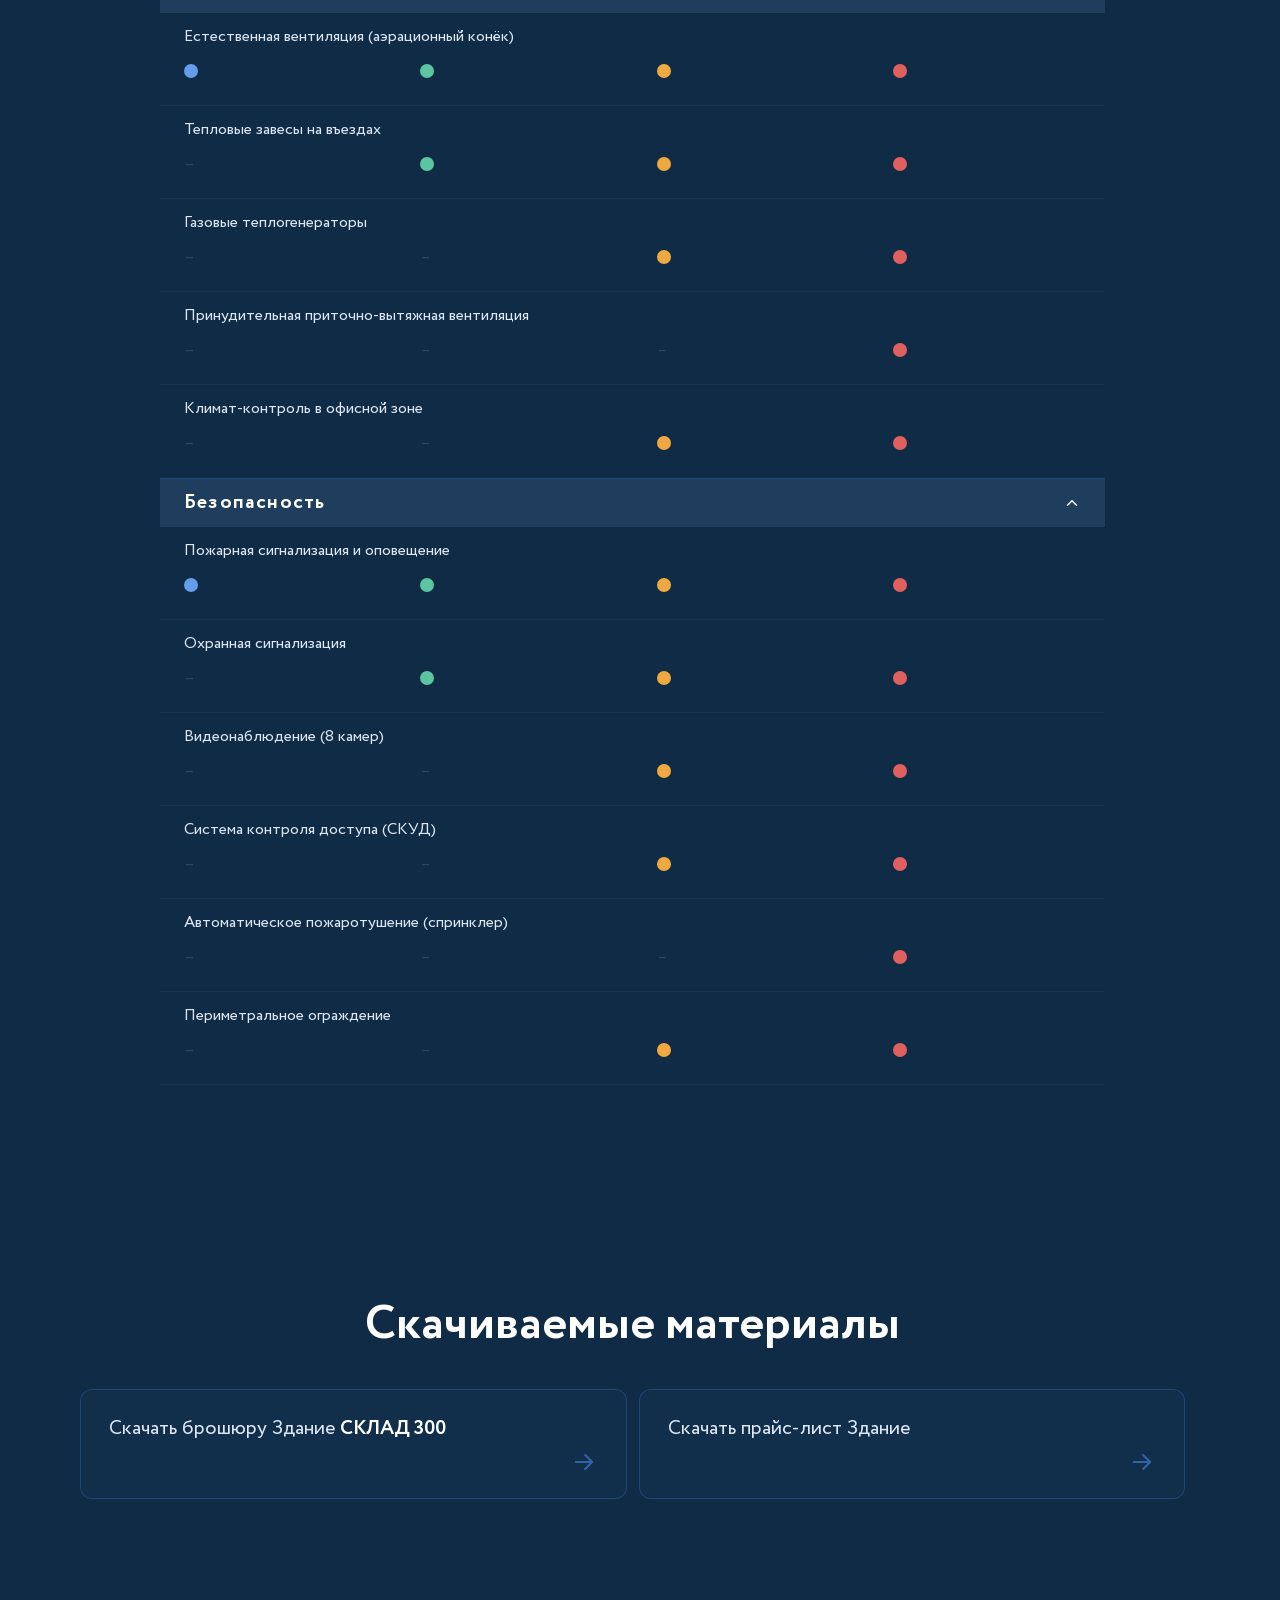
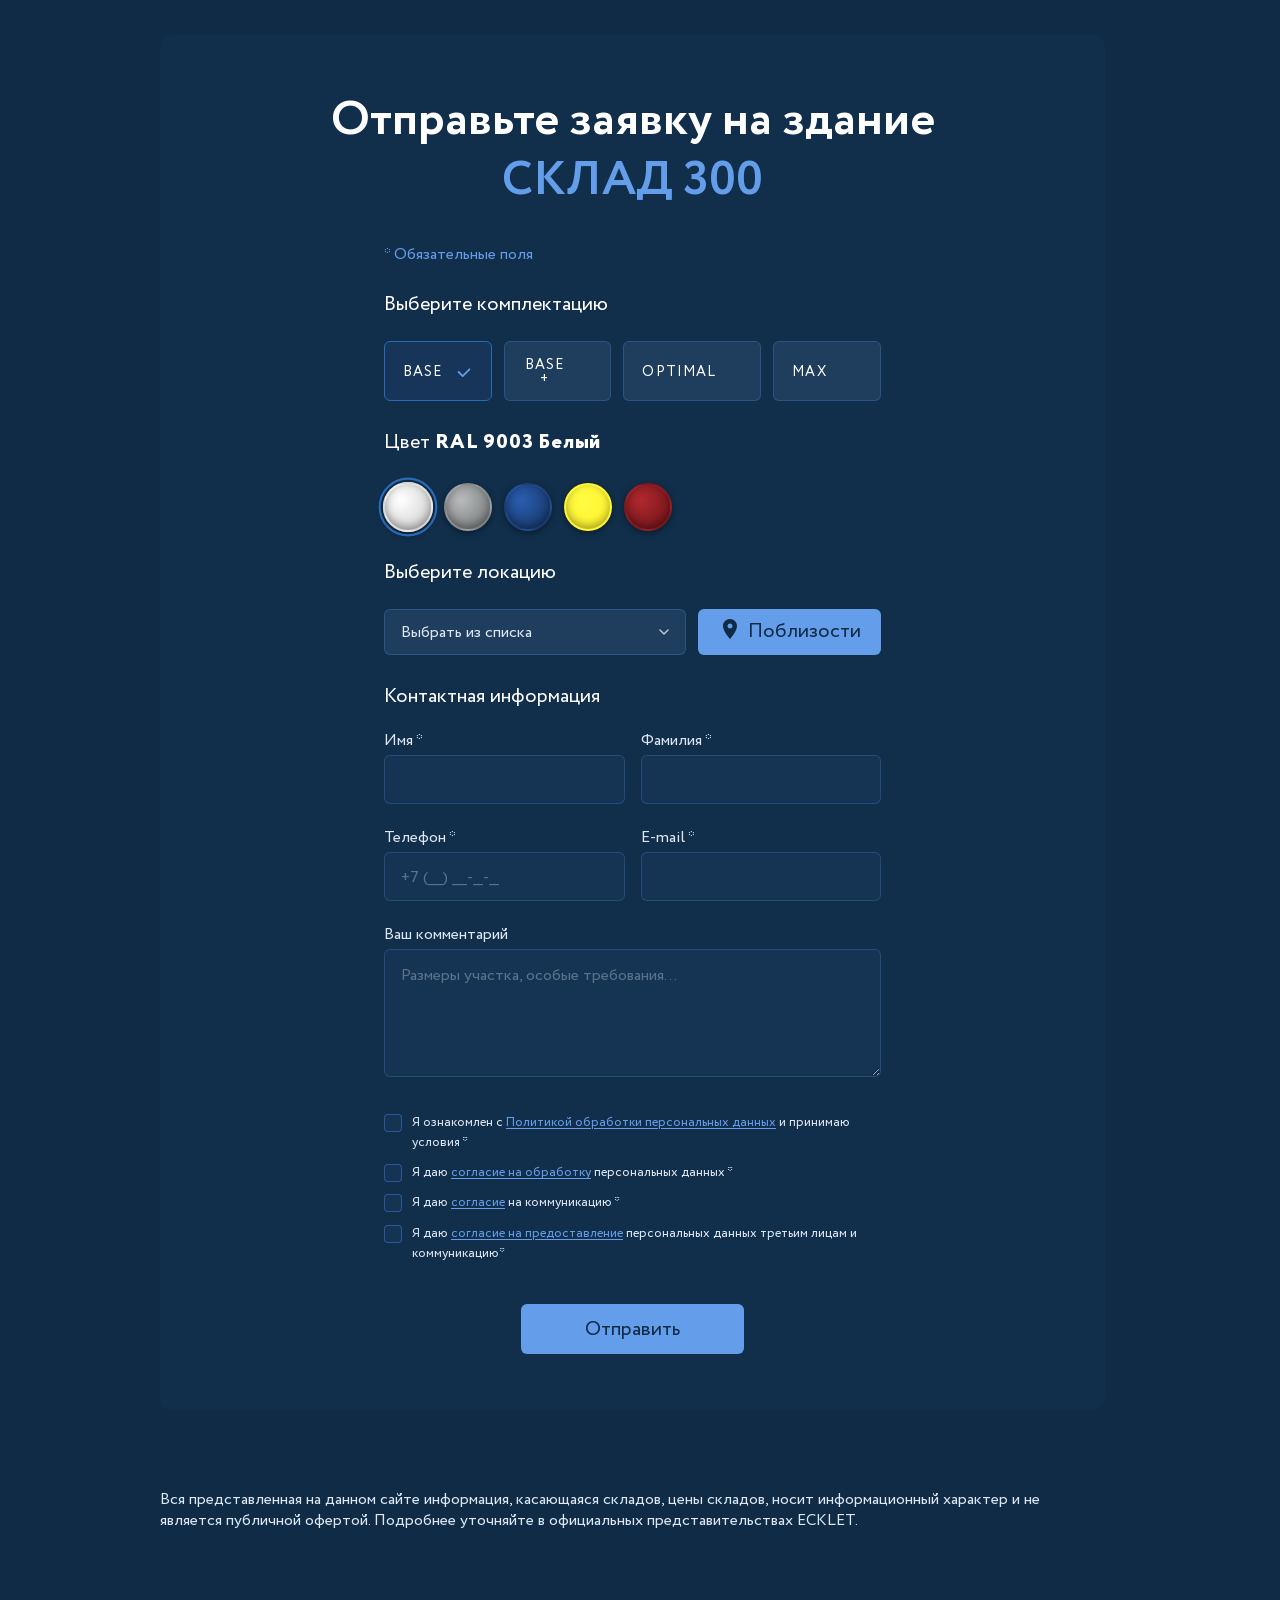
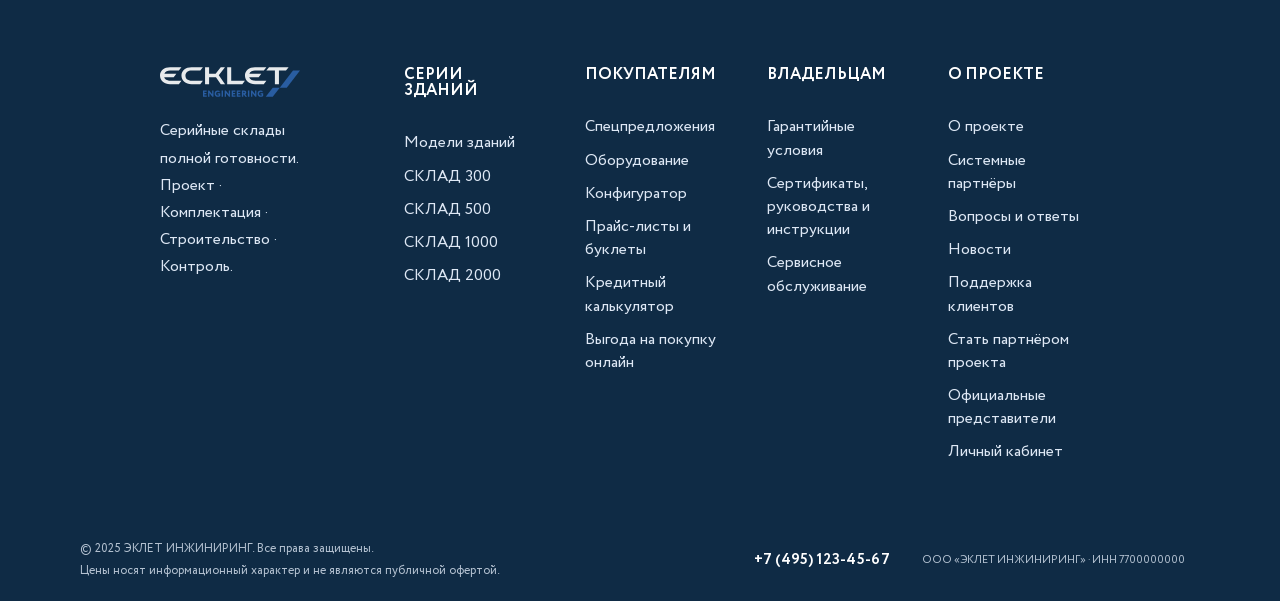
<file: complete.html>
﻿<!DOCTYPE html>
<html lang="ru">

<head>
  <meta charset="UTF-8">
  <meta name="viewport" content="width=device-width, initial-scale=1.0">
  <title>Комплектации и цены — ЭКЛЕТ ИНЖИНИРИНГ</title>
  <link rel="preload" href="fonts/Circe-Regular.woff2" as="font" type="font/woff2" crossorigin>
  <link rel="preload" href="fonts/Circe-Bold.woff2" as="font" type="font/woff2" crossorigin>
  <link rel="stylesheet" href="styles/styles.css">
  <style>
    #page-content {
      opacity: 0;
      transition: opacity 0.45s ease;
    }

    #page-content.page-visible {
      opacity: 1;
    }
  </style>
</head>

<body>

  <!-- NAV -->
  <nav class="header-nav">
    <a class="nav-logo" href="index.html">
      <svg width="151" height="32" viewBox="0 0 151 32" fill="none" xmlns="http://www.w3.org/2000/svg">
        <path fill-rule="evenodd" clip-rule="evenodd"
          d="M33.9442 3.66504H43.4512L46.2546 0.0148926H33.9442C27.6976 0.0148926 23.127 3.64983 23.127 9.03379C23.127 14.4178 27.6976 18.4025 33.9442 18.4025H43.4512L46.2546 14.7676H36.3667C31.4303 14.7676 27.4386 13.5356 27.4386 9.2163C27.4539 5.59657 30.6381 3.66504 33.9442 3.66504Z"
          fill="white" />
        <path fill-rule="evenodd" clip-rule="evenodd"
          d="M10.8173 3.66535H20.3243L23.1276 0H10.8173C4.57067 0 0 3.63493 0 9.0189C0 14.4029 4.57067 18.3876 10.8173 18.3876H20.3243L23.1276 14.7527H13.2397C8.98899 14.7527 5.4391 13.8249 4.5402 10.8135H14.809L17.6123 7.16341H4.70779C5.6524 4.88207 8.19674 3.68056 10.8173 3.66535Z"
          fill="white" />
        <path fill-rule="evenodd" clip-rule="evenodd"
          d="M76.8035 0.0148926H72.4766V18.4177H88.7786L91.6125 14.7828H76.8035V0.0148926Z" fill="white" />
        <path fill-rule="evenodd" clip-rule="evenodd"
          d="M117.574 0.0148926L114.725 3.66504H123.927V18.4177H128.284V3.66504H135.887L138.721 0.0148926H117.574Z"
          fill="white" />
        <path fill-rule="evenodd" clip-rule="evenodd"
          d="M70.1294 0.0148926H65.4978L59.9978 7.1783H52.9589V0.0148926H48.6016V18.4177H52.9589V10.8284H60.3787L65.5588 18.4025H70.1751L63.4258 8.74482C63.4106 8.76003 70.1294 0.0148926 70.1294 0.0148926Z"
          fill="white" />
        <path fill-rule="evenodd" clip-rule="evenodd"
          d="M102.444 3.66535H111.951L114.755 0H102.444C96.1976 0 91.627 3.63493 91.627 9.0189C91.627 14.4029 96.1976 18.3876 102.444 18.3876H111.951L114.755 14.7527H104.867C100.616 14.7527 97.0661 13.8249 96.1672 10.8135H106.436L109.239 7.16341H96.3348C97.2794 4.88207 99.8237 3.66535 102.444 3.66535Z"
          fill="white" />
        <path fill-rule="evenodd" clip-rule="evenodd" d="M129.152 22.2052L143.443 3.66553H151L136.709 22.2052H129.152Z"
          fill="#2C63AC" />
        <path fill-rule="evenodd" clip-rule="evenodd"
          d="M114.039 31.9994L121.596 22.2048H129.153L121.596 31.9994H114.039Z" fill="#2C63AC" />
        <path
          d="M46.3613 31.8783V25.2168H50.3226V26.6465H47.8849V27.8175H50.0331V29.2472H47.8849V30.4639H50.414V31.8935H46.3613V31.8783ZM57.6814 31.8783H56.4625L53.2935 27.8784V31.8783H51.8614V25.2168H53.0802L56.2492 29.232V25.2168H57.6814V31.8783ZM62.1454 29.5057V28.0761H64.9944V31.057C64.6695 31.3675 64.2791 31.6014 63.8518 31.7414C63.4177 31.9036 62.9592 31.9911 62.4958 32C61.3684 32 60.4847 31.6958 59.8601 31.0723C59.2354 30.4487 58.9154 29.6122 58.9154 28.5628C58.9154 27.5742 59.2202 26.7529 59.8448 26.0989C60.4695 25.4449 61.277 25.1104 62.313 25.1104C63.1814 25.1104 63.9127 25.3385 64.5069 25.81L63.867 27.0419C63.6973 26.8828 63.4944 26.7633 63.2728 26.6921C63.0235 26.6025 62.7607 26.5562 62.4958 26.5552C62.2393 26.5422 61.9828 26.5814 61.7419 26.6703C61.5009 26.7592 61.2806 26.8959 61.0941 27.0723C60.7285 27.4221 60.5609 27.924 60.5609 28.578C60.5478 28.8469 60.5883 29.1156 60.6798 29.3688C60.7713 29.622 60.9121 29.8546 61.0941 30.0533C61.2827 30.2374 61.507 30.381 61.7534 30.4752C61.9997 30.5694 62.2627 30.6121 62.5263 30.6008C62.7341 30.6012 62.9404 30.5652 63.1357 30.4943C63.2965 30.4479 63.4466 30.3704 63.5775 30.2662V29.5361L62.1454 29.5057ZM66.4266 31.8783V25.2168H67.9501V31.8935H66.4266V31.8783ZM75.5984 31.8783H74.3796L71.2106 27.8784V31.8783H69.7784V25.2168H70.9973L74.1663 29.232V25.2168H75.5984V31.8783ZM77.32 31.8783V25.2168H81.2813V26.6465H78.8436V27.8175H80.9918V29.2472H78.8436V30.4639H81.3727V31.8935H77.32V31.8783ZM82.8048 31.8783V25.2168H86.7661V26.6465H84.3284V27.8175H86.4766V29.2472H84.3436V30.4639H86.8727V31.8935H82.8048V31.8783ZM89.8284 31.8783H88.3049V25.2168C88.442 25.2168 88.8534 25.2168 89.5085 25.2016C90.1636 25.1864 90.5293 25.1864 90.575 25.1864C91.4434 25.1864 92.0681 25.3841 92.4642 25.7643C92.8603 26.1446 93.0584 26.6617 93.0584 27.3309C93.0584 28.2434 92.6775 28.8822 91.931 29.2624L93.8811 31.8935H92.0224L90.3922 29.5514H89.8284V31.8783ZM90.4988 26.6312C90.4683 26.6312 90.255 26.6312 89.8284 26.6465V28.1217H90.3769C91.0778 28.1217 91.4129 27.8632 91.4129 27.3461C91.4282 26.8594 91.1082 26.6312 90.4988 26.6312ZM94.8257 31.8783V25.2168H96.3493V31.8935H94.8257V31.8783ZM103.982 31.8783H102.763L99.5945 27.8784V31.8783H98.1623V25.2168H99.3812L102.55 29.232V25.2168H103.982V31.8783ZM108.462 29.5057V28.0761H111.311V31.057C110.986 31.3675 110.595 31.6014 110.168 31.7414C109.734 31.9036 109.275 31.9911 108.812 32C107.685 32 106.801 31.6958 106.176 31.0723C105.552 30.4487 105.232 29.6122 105.232 28.5628C105.232 27.5742 105.536 26.7529 106.161 26.0989C106.786 25.4449 107.593 25.1104 108.629 25.1104C109.498 25.1104 110.229 25.3385 110.823 25.81L110.183 27.0419C110.014 26.8828 109.811 26.7633 109.589 26.6921C109.34 26.6025 109.077 26.5562 108.812 26.5552C108.555 26.5422 108.299 26.5814 108.058 26.6703C107.817 26.7592 107.597 26.8959 107.41 27.0723C107.045 27.4221 106.877 27.924 106.877 28.578C106.864 28.8469 106.904 29.1156 106.996 29.3688C107.087 29.622 107.228 29.8546 107.41 30.0533C107.599 30.2374 107.823 30.381 108.07 30.4752C108.316 30.5694 108.579 30.6121 108.842 30.6008C109.05 30.6012 109.257 30.5652 109.452 30.4943C109.613 30.4479 109.763 30.3704 109.894 30.2662V29.5361L108.462 29.5057Z"
          fill="#2C63AC" />
      </svg>
    </a>

    <ul class="nav-links">
      <li><a href="catalog.html" class="nav-link-active">Серийные здания</a></li>
      <li><a href="buyers.html">Покупателям</a></li>
      <li><a href="owners.html">Владельцам</a></li>
      <li><a href="project.html">О проекте</a></li>
    </ul>

    <div class="nav-right">
      <button type="button" class="cat-nav-cta" onclick="openModal()">Заказать</button>
      <a href="/" class="sales-territory">
        <svg width="32" height="32" viewBox="0 0 32 32" fill="none" xmlns="http://www.w3.org/2000/svg">
          <path
            d="M8 22.1821C5.545 22.7924 4 23.6794 4 24.6667C4 26.5076 9.37258 28 16 28C22.6274 28 28 26.5076 28 24.6667C28 23.6794 26.455 22.7924 24 22.1821M23.3333 11.7778C23.3333 14.6525 20.0489 19.1536 17.8761 21.8167C16.8935 23.021 15.1065 23.021 14.1239 21.8167C11.9511 19.1536 8.66667 14.6525 8.66667 11.7778C8.66667 7.48223 11.9499 4 16 4C20.0501 4 23.3333 7.48223 23.3333 11.7778ZM18 11.3333C18 12.4379 17.1046 13.3333 16 13.3333C14.8954 13.3333 14 12.4379 14 11.3333C14 10.2288 14.8954 9.33333 16 9.33333C17.1046 9.33333 18 10.2288 18 11.3333Z"
            stroke="#649DEA" stroke-width="1.33333" stroke-linecap="round" stroke-linejoin="round" />
        </svg>
      </a>
      <button type="button" class="support-float-btn" aria-label="Открыть поддержку">
        <svg viewBox="0 0 24 24" width="24" height="24" fill="none" stroke="currentColor" stroke-width="2"
          stroke-linecap="round" stroke-linejoin="round">
          <path d="M3 18v-6a9 9 0 0 1 18 0v6"></path>
          <path
            d="M21 19a2 2 0 0 1-2 2h-1a2 2 0 0 1-2-2v-3a2 2 0 0 1 2-2h3zM3 19a2 2 0 0 0 2 2h1a2 2 0 0 0 2-2v-3a2 2 0 0 0-2-2H3z">
          </path>
          <path d="M20 13h-4"></path>
        </svg>
      </button>
      <a href="/" class="lk-button" aria-label="Личный кабинет">
        <svg width="32" height="32" viewBox="0 0 32 32" fill="none" xmlns="http://www.w3.org/2000/svg">
          <path
            d="M23.9379 24.9996C23.4453 23.6843 20.0792 21.3333 16 21.3333C11.9208 21.3333 8.55471 23.6843 8.06205 24.9996M8.06205 24.9996C10.1775 26.8669 12.9564 28 16 28C19.0436 28 21.8225 26.8669 23.9379 24.9996C26.4289 22.8008 28 19.5838 28 16C28 9.37258 22.6274 4 16 4C9.37258 4 4 9.37258 4 16C4 19.5839 5.57106 22.8008 8.06205 24.9996ZM20 13.3333C20 15.5425 18.2091 17.3333 16 17.3333C13.7909 17.3333 12 15.5425 12 13.3333C12 11.1242 13.7909 9.33333 16 9.33333C18.2091 9.33333 20 11.1242 20 13.3333Z"
            stroke-width="1.33333" />
        </svg>
      </a>
    </div>
  </nav>
  <!-- ── SUB NAV ── -->
  <nav class="compl-subnav " id="complSubnav">
    <ul class="compl-subnav__list">
      <li class="compl-subnav__item">
        <a href="project.html" class="compl-subnav__link" id="compl-subnav-model">СКЛАД 300</a>
      </li>
      <li class="compl-subnav__item">
        <a href="equipment.html" class="compl-subnav__link" id="compl-link">Оборудование</a>
      </li>
      <li class="compl-subnav__item">
        <a href="complete.html" class="compl-subnav__link is-active">Комплектации и цены</a>
      </li>
      <li class="compl-subnav__item">
        <a href="specs.html" class="compl-subnav__link" id="compl-specs-link">Технические характеристики</a>
      </li>
      <li class="compl-subnav__item">
        <a href="configurator.html" class="compl-subnav__link">Конфигуратор</a>
      </li>
    </ul>
  </nav>

  <div id="page-content">

    <!-- ── COMPARE TABLE ── -->
    <section class="compl-compare compl-subnav-target section" id="sec-building">

      <!-- Заголовок -->
      <div class="compl-compare__top" id="compareTop">
        <nav class="breadcrumb" aria-label="Хлебные крошки">
          <a href="index.html" class="breadcrumb__item">Главная</a>
          <span class="breadcrumb__sep">›</span>
          <a href="catalog.html" class="breadcrumb__item">Серийные здания</a>
          <span class="breadcrumb__sep">›</span>
          <a href="project.html" class="breadcrumb__item" id="bc-model-link">СКЛАД 300</a>
          <span class="breadcrumb__sep">›</span>
          <span class="breadcrumb__item breadcrumb__item--active">Комплектации и цены</span>
        </nav>
        <h1 class="compl-compare__title section-title">Комплектации и цены <span id="compl-title-model">СКЛАД 300</span></h1>
      </div>

      <!-- Управление — становится sticky после прокрутки заголовка -->
      <div class="compl-compare__controls" id="compareControls">
        <div class="compl-compare__controls-main">
          <label class="compl-diff-toggle">
            <input type="checkbox" id="showDiffOnly" class="compl-diff-toggle__input">
            <span class="compl-diff-toggle__track">
              <span class="compl-diff-toggle__knob"></span>
            </span>
            <span class="compl-diff-toggle__label">Показать отличия</span>
          </label>

          <div class="compl-compare__downloads">
            <span class="compl-compare__dl-label">Комплектации для сравнения</span>
            <div class="compl-compare__dl-list" id="compareDlList">
              <label class="compl-compare__vi-toggle" data-vi="0">
                <input type="checkbox" class="compl-compare__vi-cb" checked>
                <span class="compl-compare__vi-check" style="--vi-color:#649dea">
                  <svg width="10" height="8" viewBox="0 0 10 8" fill="none"><path d="M1 4L3.5 6.5L9 1" stroke="white" stroke-width="1.6" stroke-linecap="round" stroke-linejoin="round"/></svg>
                </span>
                <span class="compl-compare__vi-label">BASE</span>
              </label>
              <label class="compl-compare__vi-toggle" data-vi="1">
                <input type="checkbox" class="compl-compare__vi-cb" checked>
                <span class="compl-compare__vi-check" style="--vi-color:#5bc4a0">
                  <svg width="10" height="8" viewBox="0 0 10 8" fill="none"><path d="M1 4L3.5 6.5L9 1" stroke="white" stroke-width="1.6" stroke-linecap="round" stroke-linejoin="round"/></svg>
                </span>
                <span class="compl-compare__vi-label">BASE +</span>
              </label>
              <label class="compl-compare__vi-toggle" data-vi="2">
                <input type="checkbox" class="compl-compare__vi-cb" checked>
                <span class="compl-compare__vi-check" style="--vi-color:#f0a840">
                  <svg width="10" height="8" viewBox="0 0 10 8" fill="none"><path d="M1 4L3.5 6.5L9 1" stroke="white" stroke-width="1.6" stroke-linecap="round" stroke-linejoin="round"/></svg>
                </span>
                <span class="compl-compare__vi-label">OPTIMAL</span>
              </label>
              <label class="compl-compare__vi-toggle" data-vi="3">
                <input type="checkbox" class="compl-compare__vi-cb" checked>
                <span class="compl-compare__vi-check" style="--vi-color:#e06060">
                  <svg width="10" height="8" viewBox="0 0 10 8" fill="none"><path d="M1 4L3.5 6.5L9 1" stroke="white" stroke-width="1.6" stroke-linecap="round" stroke-linejoin="round"/></svg>
                </span>
                <span class="compl-compare__vi-label">MAX</span>
              </label>
            </div>
          </div>
        </div>

        <!-- Компактная шапка — появляется когда controls залипает -->
        <div class="compl-compare__compact-head" id="compareCompactHead"></div>
      </div>

      <!-- Карточки вариантов — НЕ липкие, уходят вместе со страницей -->
      <div class="compl-compare__head" id="compareHead">
        <!-- JS рендерит 4 варианта -->
      </div>

      <!-- Тело таблицы — генерируется через JS -->
      <div class="compl-compare__table" id="compareTable"></div>

    </section>

    

    


    <!-- ── DOWNLOADS ── -->
    <section class="compl-downloads">
      <h2 class="compl-downloads__title">Скачиваемые материалы</h2>
      <div class="compl-downloads__grid">

        <a href="#" class="compl-downloads__card" download>
          <span class="compl-downloads__card-label">Скачать брошюру Здание <span class="compl-downloads__series">СКЛАД
              300</span></span>
          <svg class="compl-downloads__arrow" viewBox="0 0 24 24" fill="none">
            <path d="M5 12h14M13 6l6 6-6 6" stroke="currentColor" stroke-width="1.8" stroke-linecap="round"
              stroke-linejoin="round" />
          </svg>
        </a>

        <a href="#" class="compl-downloads__card" download>
          <span class="compl-downloads__card-label">Скачать прайс-лист Здание </span>
          <svg class="compl-downloads__arrow" viewBox="0 0 24 24" fill="none">
            <path d="M5 12h14M13 6l6 6-6 6" stroke="currentColor" stroke-width="1.8" stroke-linecap="round"
              stroke-linejoin="round" />
          </svg>
        </a>

      </div>
    </section>
    <!-- ── CTA FORM ── -->
    <section class="cta-form" id="sec-cta">
      <div class="cta-form__inner">
        <h2 class="cta-form__title">Отправьте заявку на здание <br> <span id="cta-model-name">СКЛАД 300</span></h2>
        <p class="cta-form__required">* Обязательные поля</p>
        <!-- Комплектация -->
        <div class="cta-form__group">
          <div class="cta-form__group-label">Выберите комплектацию</div>
          <div class="cta-form__toggles" id="ctaLevelToggles">
            <button class="cta-form__toggle cta-form__toggle--active" data-level="Base">
              Base
              <svg class="cta-form__check" viewBox="0 0 20 20" fill="none">
                <path d="M4 10l4.5 4.5L16 7" stroke="currentColor" stroke-width="2" stroke-linecap="round"
                  stroke-linejoin="round" />
              </svg>
            </button>
            <button class="cta-form__toggle" data-level="Base+">Base +
              <svg class="cta-form__check" viewBox="0 0 20 20" fill="none">
                <path d="M4 10l4.5 4.5L16 7" stroke="currentColor" stroke-width="2" stroke-linecap="round"
                  stroke-linejoin="round" />
              </svg>
            </button>
            <button class="cta-form__toggle" data-level="Optimal">Optimal
              <svg class="cta-form__check" viewBox="0 0 20 20" fill="none">
                <path d="M4 10l4.5 4.5L16 7" stroke="currentColor" stroke-width="2" stroke-linecap="round"
                  stroke-linejoin="round" />
              </svg>
            </button>
            <button class="cta-form__toggle" data-level="Max">Max
              <svg class="cta-form__check" viewBox="0 0 20 20" fill="none">
                <path d="M4 10l4.5 4.5L16 7" stroke="currentColor" stroke-width="2" stroke-linecap="round"
                  stroke-linejoin="round" />
              </svg>
            </button>
          </div>
        </div>

        <!-- Цвета -->
        <div class="cta-form__colors-row">

          <!-- Цвет кровли -->
          <div class="cta-form__color-group">
            <div class="cta-form__group-label">
              Цвет <span class="cta-form__color-name" id="roofColorName">RAL 9003 Белый</span>
            </div>
            <div class="cta-form__swatches" data-target="roofColorName">
              <button class="cta-form__swatch cta-form__swatch--active" data-color="RAL 9003 Белый"
                style="background: radial-gradient(circle at 35% 35%, #ffffff, #c8c8c8)"
                aria-label="RAL 9003 Белый"></button>
              <button class="cta-form__swatch" data-color="RAL 7004 Серый"
                style="background: radial-gradient(circle at 35% 35%, #b8babb, #6e7273)"
                aria-label="RAL 7004 Серый"></button>
              <button class="cta-form__swatch" data-color="RAL 5005 Синий"
                style="background: radial-gradient(circle at 35% 35%, #2a5db0, #153260)"
                aria-label="RAL 5005 Синий"></button>
              <button class="cta-form__swatch" data-color="RAL 6005 Желтый"
                style="background: radial-gradient(circle at 35% 35%, #fffc41, #fff12c)"
                aria-label="RAL 6005 Желтый"></button>
              <button class="cta-form__swatch" data-color="RAL 3003 Красный"
                style="background: radial-gradient(circle at 35% 35%, #b0282e, #6a1217)"
                aria-label="RAL 3003 Красный"></button>
            </div>
          </div>

          <!-- Цвет фасада -->
          <!--  <div class="cta-form__color-group">
            <div class="cta-form__group-label">
              Цвет фасада: <span class="cta-form__color-name" id="facadeColorName">RAL 9003 Белый</span>
            </div>
            <div class="cta-form__swatches" data-target="facadeColorName">
              <button class="cta-form__swatch cta-form__swatch--active"
                data-color="RAL 9003 Белый"
                style="background: radial-gradient(circle at 35% 35%, #ffffff, #c8c8c8)"
                aria-label="RAL 9003 Белый"></button>
              <button class="cta-form__swatch"
                data-color="RAL 1015 Бежевый"
                style="background: radial-gradient(circle at 35% 35%, #e8d9bc, #b5a47a)"
                aria-label="RAL 1015 Бежевый"></button>
              <button class="cta-form__swatch"
                data-color="RAL 7004 Серый"
                style="background: radial-gradient(circle at 35% 35%, #b8babb, #6e7273)"
                aria-label="RAL 7004 Серый"></button>
              <button class="cta-form__swatch"
                data-color="RAL 5005 Синий"
                style="background: radial-gradient(circle at 35% 35%, #2a5db0, #153260)"
                aria-label="RAL 5005 Синий"></button>
            </div>
          </div> -->

        </div>

        <!-- Регион -->
        <div class="cta-form__group">
          <div class="cta-form__group-label">Выберите локацию</div>
          <div class="cta-form__location-row">
            <div class="cta-form__select-wrap">
              <select class="cta-form__select" id="ctaLocation">
                <option value="" disabled selected>Выбрать из списка</option>
                <option>Москва и МО</option>
                <option>Санкт-Петербург и ЛО</option>
                <option>Екатеринбург</option>
                <option>Новосибирск</option>
                <option>Казань</option>
                <option>Краснодар</option>
                <option>Другой регион</option>
              </select>
              <svg class="cta-form__select-arrow" width="16" height="16" viewBox="0 0 16 16" fill="none">
                <path d="M4 6l4 4 4-4" stroke="currentColor" stroke-width="1.5" stroke-linecap="round"
                  stroke-linejoin="round" />
              </svg>
            </div>
            <button class="cta-form__nearby">
              <svg width="24" height="24" viewBox="0 0 24 24" fill="none">
                <path
                  d="M12 2C8.13 2 5 5.13 5 9c0 5.25 7 13 7 13s7-7.75 7-13c0-3.87-3.13-7-7-7zm0 9.5c-1.38 0-2.5-1.12-2.5-2.5s1.12-2.5 2.5-2.5 2.5 1.12 2.5 2.5-1.12 2.5-2.5 2.5z"
                  fill="currentColor" />
              </svg>
              Поблизости
            </button>
          </div>
        </div>

        <!-- Контакты -->
        <div class="cta-form__group">
          <div class="cta-form__group-label">Контактная информация</div>
          <div class="cta-form__fields-row">
            <div class="cta-form__field">
              <label class="cta-form__field-label">Имя *</label>
              <input class="cta-form__input" type="text" placeholder="">
            </div>
            <div class="cta-form__field">
              <label class="cta-form__field-label">Фамилия *</label>
              <input class="cta-form__input" type="text" placeholder="">
            </div>
          </div>
          <div class="cta-form__fields-row">
            <div class="cta-form__field">
              <label class="cta-form__field-label">Телефон *</label>
              <input class="cta-form__input" type="tel" placeholder="+7 (___) ___-__-__">
            </div>
            <div class="cta-form__field">
              <label class="cta-form__field-label">E-mail *</label>
              <input class="cta-form__input" type="email" placeholder="">
            </div>
          </div>
          <div class="cta-form__field cta-form__field--full">
            <label class="cta-form__field-label">Ваш комментарий</label>
            <textarea class="cta-form__input cta-form__textarea" rows="4"
              placeholder="Размеры участка, особые требования..."></textarea>
          </div>
        </div>

        <!-- Согласия -->
        <div class="cta-form__consents">
          <label class="cta-form__consent">
            <input type="checkbox" class="cta-form__checkbox">
            <span>Я ознакомлен с <a href="#">Политикой обработки персональных данных</a> и принимаю условия *</span>
          </label>
          <label class="cta-form__consent">
            <input type="checkbox" class="cta-form__checkbox">
            <span>Я даю <a href="#">согласие на обработку</a> персональных данных *</span>
          </label>
          <label class="cta-form__consent">
            <input type="checkbox" class="cta-form__checkbox">
            <span>Я даю <a href="#">согласие</a> на коммуникацию *</span>
          </label>
          <label class="cta-form__consent">
            <input type="checkbox" class="cta-form__checkbox">
            <span>Я даю <a href="#">согласие на предоставление</a> персональных данных третьим лицам и
              коммуникацию*</span>
          </label>
        </div>

        <!-- Кнопка -->
        <div class="cta-form__submit-wrap">
          <button class="cta-form__submit" onclick="submitCtaForm(event)">Отправить</button>
        </div>

      </div>
    </section>


    <!-- ── FOOTER ── -->
    <footer class="site-footer">
      <div class="site-footer__disclaimer">Вся представленная на данном сайте информация, касающаяся складов, цены
        складов, носит информационный характер и не является публичной офертой. Подробнее уточняйте в официальных представительствах ECKLET.</div>
      <div class="site-footer__top">

        <!-- Логотип + CTA -->
        <div class="site-footer__brand">
          <a href="index.html" class="site-footer__logo">
            <svg width="140" height="30" viewBox="0 0 151 32" fill="none" xmlns="http://www.w3.org/2000/svg">
              <path fill-rule="evenodd" clip-rule="evenodd"
                d="M33.9442 3.66504H43.4512L46.2546 0.0148926H33.9442C27.6976 0.0148926 23.127 3.64983 23.127 9.03379C23.127 14.4178 27.6976 18.4025 33.9442 18.4025H43.4512L46.2546 14.7676H36.3667C31.4303 14.7676 27.4386 13.5356 27.4386 9.2163C27.4539 5.59657 30.6381 3.66504 33.9442 3.66504Z"
                fill="white" />
              <path fill-rule="evenodd" clip-rule="evenodd"
                d="M10.8173 3.66535H20.3243L23.1276 0H10.8173C4.57067 0 0 3.63493 0 9.0189C0 14.4029 4.57067 18.3876 10.8173 18.3876H20.3243L23.1276 14.7527H13.2397C8.98899 14.7527 5.4391 13.8249 4.5402 10.8135H14.809L17.6123 7.16341H4.70779C5.6524 4.88207 8.19674 3.68056 10.8173 3.66535Z"
                fill="white" />
              <path fill-rule="evenodd" clip-rule="evenodd"
                d="M76.8035 0.0148926H72.4766V18.4177H88.7786L91.6125 14.7828H76.8035V0.0148926Z" fill="white" />
              <path fill-rule="evenodd" clip-rule="evenodd"
                d="M117.574 0.0148926L114.725 3.66504H123.927V18.4177H128.284V3.66504H135.887L138.721 0.0148926H117.574Z"
                fill="white" />
              <path fill-rule="evenodd" clip-rule="evenodd"
                d="M70.1294 0.0148926H65.4978L59.9978 7.1783H52.9589V0.0148926H48.6016V18.4177H52.9589V10.8284H60.3787L65.5588 18.4025H70.1751L63.4258 8.74482C63.4106 8.76003 70.1294 0.0148926 70.1294 0.0148926Z"
                fill="white" />
              <path fill-rule="evenodd" clip-rule="evenodd"
                d="M102.444 3.66535H111.951L114.755 0H102.444C96.1976 0 91.627 3.63493 91.627 9.0189C91.627 14.4029 96.1976 18.3876 102.444 18.3876H111.951L114.755 14.7527H104.867C100.616 14.7527 97.0661 13.8249 96.1672 10.8135H106.436L109.239 7.16341H96.3348C97.2794 4.88207 99.8237 3.66535 102.444 3.66535Z"
                fill="white" />
              <path fill-rule="evenodd" clip-rule="evenodd"
                d="M129.152 22.2052L143.443 3.66553H151L136.709 22.2052H129.152Z" fill="#2C63AC" />
              <path fill-rule="evenodd" clip-rule="evenodd"
                d="M114.039 31.9994L121.596 22.2048H129.153L121.596 31.9994H114.039Z" fill="#2C63AC" />
              <path d="M46.3613 31.8783V25.2168H50.3226V26.6465H47.8849V27.8175H50.0331V29.2472H47.8849V30.4639H50.414V31.8935H46.3613V31.8783ZM57.6814 31.8783H56.4625L53.2935 27.8784V31.8783H51.8614V25.2168H53.0802L56.2492 29.232V25.2168H57.6814V31.8783ZM62.1454 29.5057V28.0761H64.9944V31.057C64.6695 31.3675 64.2791 31.6014 63.8518 31.7414C63.4177 31.9036 62.9592 31.9911 62.4958 32C61.3684 32 60.4847 31.6958 59.8601 31.0723C59.2354 30.4487 58.9154 29.6122 58.9154 28.5628C58.9154 27.5742 59.2202 26.7529 59.8448 26.0989C60.4695 25.4449 61.277 25.1104 62.313 25.1104C63.1814 25.1104 63.9127 25.3385 64.5069 25.81L63.867 27.0419C63.6973 26.8828 63.4944 26.7633 63.2728 26.6921C63.0235 26.6025 62.7607 26.5562 62.4958 26.5552C62.2393 26.5422 61.9828 26.5814 61.7419 26.6703C61.5009 26.7592 61.2806 26.8959 61.0941 27.0723C60.7285 27.4221 60.5609 27.924 60.5609 28.578C60.5478 28.8469 60.5883 29.1156 60.6798 29.3688C60.7713 29.622 60.9121 29.8546 61.0941 30.0533C61.2827 30.2374 61.507 30.381 61.7534 30.4752C61.9997 30.5694 62.2627 30.6121 62.5263 30.6008C62.7341 30.6012 62.9404 30.5652 63.1357 30.4943C63.2965 30.4479 63.4466 30.3704 63.5775 30.2662V29.5361L62.1454 29.5057ZM66.4266 31.8783V25.2168H67.9501V31.8935H66.4266V31.8783ZM75.5984 31.8783H74.3796L71.2106 27.8784V31.8783H69.7784V25.2168H70.9973L74.1663 29.232V25.2168H75.5984V31.8783ZM77.32 31.8783V25.2168H81.2813V26.6465H78.8436V27.8175H80.9918V29.2472H78.8436V30.4639H81.3727V31.8935H77.32V31.8783ZM82.8048 31.8783V25.2168H86.7661V26.6465H84.3284V27.8175H86.4766V29.2472H84.3436V30.4639H86.8727V31.8935H82.8048V31.8783ZM89.8284 31.8783H88.3049V25.2168C88.442 25.2168 88.8534 25.2168 89.5085 25.2016C90.1636 25.1864 90.5293 25.1864 90.575 25.1864C91.4434 25.1864 92.0681 25.3841 92.4642 25.7643C92.8603 26.1446 93.0584 26.6617 93.0584 27.3309C93.0584 28.2434 92.6775 28.8822 91.931 29.2624L93.8811 31.8935H92.0224L90.3922 29.5514H89.8284V31.8783ZM90.4988 26.6312C90.4683 26.6312 90.255 26.6312 89.8284 26.6465V28.1217H90.3769C91.0778 28.1217 91.4129 27.8632 91.4129 27.3461C91.4282 26.8594 91.1082 26.6312 90.4988 26.6312ZM94.8257 31.8783V25.2168H96.3493V31.8935H94.8257V31.8783ZM103.982 31.8783H102.763L99.5945 27.8784V31.8783H98.1623V25.2168H99.3812L102.55 29.232V25.2168H103.982V31.8783ZM108.462 29.5057V28.0761H111.311V31.057C110.986 31.3675 110.595 31.6014 110.168 31.7414C109.734 31.9036 109.275 31.9911 108.812 32C107.685 32 106.801 31.6958 106.176 31.0723C105.552 30.4487 105.232 29.6122 105.232 28.5628C105.232 27.5742 105.536 26.7529 106.161 26.0989C106.786 25.4449 107.593 25.1104 108.629 25.1104C109.498 25.1104 110.229 25.3385 110.823 25.81L110.183 27.0419C110.014 26.8828 109.811 26.7633 109.589 26.6921C109.34 26.6025 109.077 26.5562 108.812 26.5552C108.555 26.5422 108.299 26.5814 108.058 26.6703C107.817 26.7592 107.597 26.8959 107.41 27.0723C107.045 27.4221 106.877 27.924 106.877 28.578C106.864 28.8469 106.904 29.1156 106.996 29.3688C107.087 29.622 107.228 29.8546 107.41 30.0533C107.599 30.2374 107.823 30.381 108.07 30.4752C108.316 30.5694 108.579 30.6121 108.842 30.6008C109.05 30.6012 109.257 30.5652 109.452 30.4943C109.613 30.4479 109.763 30.3704 109.894 30.2662V29.5361L108.462 29.5057Z" fill="#2C63AC"/>
            </svg>
          </a>
          <p class="site-footer__tagline">Серийные склады полной готовности.<br>Проект · Комплектация · Строительство ·
            Контроль.</p>
          
        </div>

        <!-- Серии зданий -->
        <div class="site-footer__col">
          <div class="site-footer__col-title">Серии зданий</div>
          <ul class="site-footer__list">
            <li><a href="catalog.html">Модели зданий</a></li>
            <li><a href="sclad.html?model=0">СКЛАД 300</a></li>
            <li><a href="sclad.html?model=1">СКЛАД 500</a></li>
            <li><a href="sclad.html?model=2">СКЛАД 1000</a></li>
            <li><a href="sclad.html?model=3">СКЛАД 2000</a></li>
          </ul>
        </div>

        <!-- Покупателям -->
        <div class="site-footer__col">
          <div class="site-footer__col-title">Покупателям</div>
          <ul class="site-footer__list">
            <li><a href="#">Спецпредложения</a></li>
            <li><a href="equipment.html">Оборудование</a></li>
            <li><a href="configurator.html">Конфигуратор</a></li>
            <li><a href="#">Прайс-листы и буклеты</a></li>
            <li><a href="#">Кредитный калькулятор</a></li>
            <li><a href="#">Выгода на покупку онлайн</a></li>
          </ul>
        </div>

        <!-- Владельцам -->
        <div class="site-footer__col">
          <div class="site-footer__col-title">Владельцам</div>
          <ul class="site-footer__list">
            <li><a href="#">Гарантийные условия</a></li>
            <li><a href="#">Сертификаты, руководства и инструкции</a></li>
            <li><a href="#">Сервисное обслуживание</a></li>
          </ul>
        </div>

        <!-- О проекте -->
        <div class="site-footer__col">
          <div class="site-footer__col-title">О проекте</div>
          <ul class="site-footer__list">
            <li><a href="project.html">О проекте</a></li>
            <li><a href="#">Системные партнёры</a></li>
            <li><a href="#">Вопросы и ответы</a></li>
            <li><a href="#">Новости</a></li>
            <li><a href="#">Поддержка клиентов</a></li>
            <li><a href="#">Стать партнёром проекта</a></li>
            <li><a href="#">Официальные представители</a></li>
            <li><a href="#">Личный кабинет</a></li>
          </ul>
        </div>

      </div><!-- /top -->

      <div class="site-footer__bottom">
        <div class="site-footer__bottom-left">
          <span>© 2025 ЭКЛЕТ ИНЖИНИРИНГ. Все права защищены.</span>
          <span>Цены носят информационный характер и не являются публичной офертой.</span>
        </div>
        <div class="site-footer__bottom-right">
          <a href="tel:+74951234567" class="site-footer__phone">+7 (495) 123-45-67</a>
          <span class="site-footer__requisites">ООО «ЭКЛЕТ ИНЖИНИРИНГ» · ИНН 7700000000</span>
        </div>
      </div>

    </footer>

    <!-- MODAL -->
    <div class="modal-overlay" id="modalOverlay" onclick="closeModalOutside(event)">
      <div class="modal">
        <button class="modal-close" onclick="closeModal()">✕</button>
        <h3>ПОЛУЧИТЬ КП</h3>
        <p>Пришлём коммерческое предложение в течение 24 часов. Без спама.</p>
        <div class="form-group">
          <label>Имя</label>
          <input type="text" placeholder="Иван Иванов">
        </div>
        <div class="form-group">
          <label>Телефон</label>
          <input type="tel" placeholder="+7 (___) ___-__-__">
        </div>
        <div class="form-group">
          <label>Интересующая модель</label>
          <select>
            <option selected>СКЛАД 300 — от 24 900 000 ₽</option>
            <option>СКЛАД 500 — от 42 500 000 ₽</option>
            <option>СКЛАД 1000 — от 79 000 000 ₽</option>
            <option>СКЛАД 2000 — от 148 000 000 ₽</option>
          </select>
        </div>
        <div class="form-group">
          <label>Комментарий</label>
          <input type="text" placeholder="Размеры участка, особые требования...">
        </div>
      </div>
    </div>

  </div><!-- /page-content -->

  <script src="js/common.js"></script>
  <script src="js/main.js"></script>
  <script>
    function openModal() { document.getElementById('modalOverlay').classList.add('open'); }
    function closeModal() { document.getElementById('modalOverlay').classList.remove('open'); }
    function closeModalOutside(e) { if (e.target === document.getElementById('modalOverlay')) closeModal(); }
    function submitModal() { closeModal(); alert('✅ Заявка принята! Пришлём КП в течение 24 часов.'); }

    // ── Данные моделей (совпадают с catalog.html и configurator.html) ──
    var compl_MODELS = [
      { id: 0, name: 'СКЛАД 300', tag: 'С выгодной ценой от 83 000 ₽/м²', price: 'от 24 900 000 ₽' },
      { id: 1, name: 'СКЛАД 500', tag: 'С выгодной ценой', price: 'от 83 000 ₽/м²' },
      { id: 2, name: 'СКЛАД 1000', tag: 'С выгодной ценой', price: 'от 83 000 ₽/м²' },
      { id: 3, name: 'СКЛАД 2000', tag: 'С выгодной ценой', price: 'от 83 000 ₽/м²' },
    ];

    // ── Читаем ?model= из URL и обновляем страницу ──
    (function () {
      var param = new URLSearchParams(window.location.search).get('model');
      var idx = parseInt(param, 10);
      if (isNaN(idx) || idx < 0 || idx > 3) idx = 0;

      var m = compl_MODELS[idx];

      // Первая ссылка субнава — название модели + href
      var firstLink = document.getElementById('compl-subnav-model');
      if (firstLink) {
        firstLink.textContent = m.name;
        firstLink.href = 'sclad.html?model=' + idx;
      }

      // Ссылка «Оборудование» в субнаве
      var equipLink = document.getElementById('compl-link');
      if (equipLink) equipLink.href = 'equipment.html?model=' + idx;

      // Заголовок вкладки браузера
      document.title = 'Комплектации и цены — ' + m.name + ' — ЭКЛЕТ ИНЖИНИРИНГ';

      // Хлебная крошка — ссылка на страницу модели
      var elBcLink = document.getElementById('bc-model-link');
      if (elBcLink) {
        elBcLink.textContent = m.name;
        elBcLink.href = 'sclad.html?model=' + idx;
      }

      // Заголовок секции сравнения
      var titleModel = document.getElementById('compl-title-model');
      if (titleModel) titleModel.textContent = m.name;

      // CTA-заголовок
      var ctaName = document.getElementById('cta-model-name');
      if (ctaName) ctaName.textContent = m.name;

      // Ссылка «Технические характеристики» в субнаве — добавляем ?model=
      var elSpecsLink = document.getElementById('compl-specs-link');
      if (elSpecsLink) elSpecsLink.href = 'specs.html?model=' + idx;
    })();

    // ── Sub-nav scroll spy ──
    (function () {
      // «Комплектации и цены» всегда активна (is-active прописан статично).
      // Scroll-spy нужен только для «Технических характеристик» если они появятся.
      const sections = ['sec-cta'];
      const links = document.querySelectorAll('.compl-subnav__link[data-section]');

      function setActive(id) {
        links.forEach(function (link) {
          const isActive = link.dataset.section === id;
          link.classList.toggle('is-active', isActive);
        });
      }

      function onScroll() {
        const scrollY = window.scrollY + window.innerHeight * 0.35;
        let current = sections[0];
        sections.forEach(function (id) {
          const el = document.getElementById(id);
          if (el && el.offsetTop <= scrollY) current = id;
        });
        setActive(current);
      }

      window.addEventListener('scroll', onScroll, { passive: true });
      onScroll();
    })();

    // ── Таблица сравнения комплектаций ──
    (function () {
      var VI_COLORS = ['#649dea', '#5bc4a0', '#f0a840', '#e06060'];
      var VI_NAMES  = ['BASE', 'BASE +', 'OPTIMAL', 'MAX'];
      var VI_PRICES = ['от 24 900 000 ₽', 'от 29 500 000 ₽', 'от 36 200 000 ₽', 'от 44 800 000 ₽'];
      var VI_IMGS   = [
        'images/models-1.png',
        'images/models-1.png',
        'images/models-1.png',
        'images/models-1.png'
      ];

      var DATA = [
        {
          name: 'Конструкция',
          rows: [
            { name: 'Стальной каркас с антикоррозийным покрытием', vals: [1,1,1,1] },
            { name: 'Кровельные сэндвич-панели 100 мм', vals: [1,1,1,1] },
            { name: 'Фасадные сэндвич-панели 80 мм', vals: [1,1,0,0] },
            { name: 'Фасадные сэндвич-панели 100 мм', vals: [0,0,1,1] },
            { name: 'Снегозадержатели на кровле', vals: [0,1,1,1] },
            { name: 'Водосточная система', vals: [1,1,1,1] },
            { name: 'Двойное утепление кровли', vals: [0,0,0,1] },
          ]
        },
        {
          name: 'Ворота и въезды',
          rows: [
            { name: 'Секционные ворота 4×4 м (1 шт.)', vals: [1,1,1,1] },
            { name: 'Электропривод ворот', vals: [0,1,1,1] },
            { name: 'Дополнительные ворота (2 шт.)', vals: [0,0,1,1] },
            { name: 'Противопожарная дверь', vals: [1,1,1,1] },
            { name: 'Калитка в воротах', vals: [0,1,1,1] },
            { name: 'Пандус для погрузки', vals: [0,0,1,1] },
          ]
        },
        {
          name: 'Полы',
          rows: [
            { name: 'Армированная бетонная плита М300', vals: [1,1,1,1] },
            { name: 'Топпинговое упрочнение пола', vals: [0,1,1,1] },
            { name: 'Антипылевое покрытие', vals: [0,0,0,1] },
            { name: 'Нагрузка на пол 5 т/м²', vals: [1,1,0,0] },
            { name: 'Нагрузка на пол 10 т/м²', vals: [0,0,1,1] },
            { name: 'Деформационные швы по проекту', vals: [1,1,1,1] },
          ]
        },
        {
          name: 'Электрика и освещение',
          rows: [
            { name: 'Вводной щит 380 В / 100 кВт', vals: [1,1,1,1] },
            { name: 'Светодиодное освещение 200 лк', vals: [1,1,1,1] },
            { name: 'Аварийное освещение', vals: [0,1,1,1] },
            { name: 'Розеточные группы 380 В', vals: [0,0,1,1] },
            { name: 'Автоматическое управление освещением', vals: [0,0,0,1] },
            { name: 'ИБП для критических систем', vals: [0,0,0,1] },
          ]
        },
        {
          name: 'Отопление и вентиляция',
          rows: [
            { name: 'Естественная вентиляция (аэрационный конёк)', vals: [1,1,1,1] },
            { name: 'Тепловые завесы на въездах', vals: [0,1,1,1] },
            { name: 'Газовые теплогенераторы', vals: [0,0,1,1] },
            { name: 'Принудительная приточно-вытяжная вентиляция', vals: [0,0,0,1] },
            { name: 'Климат-контроль в офисной зоне', vals: [0,0,1,1] },
          ]
        },
        {
          name: 'Безопасность',
          rows: [
            { name: 'Пожарная сигнализация и оповещение', vals: [1,1,1,1] },
            { name: 'Охранная сигнализация', vals: [0,1,1,1] },
            { name: 'Видеонаблюдение (8 камер)', vals: [0,0,1,1] },
            { name: 'Система контроля доступа (СКУД)', vals: [0,0,1,1] },
            { name: 'Автоматическое пожаротушение (спринклер)', vals: [0,0,0,1] },
            { name: 'Периметральное ограждение', vals: [0,0,1,1] },
          ]
        },
      ];

      var INFO_SVG  = '<svg width="13" height="13" viewBox="0 0 14 14" fill="none"><circle cx="7" cy="7" r="6" stroke="currentColor" stroke-width="1.2"/><path d="M7 6.5v3.5M7 4v.5" stroke="currentColor" stroke-width="1.4" stroke-linecap="round"/></svg>';
      var ARROW_SVG = '<svg class="compl-compare__group-arrow" viewBox="0 0 18 18" fill="none"><path d="M4.5 11.25L9 6.75L13.5 11.25" stroke="currentColor" stroke-width="1.5" stroke-linecap="round" stroke-linejoin="round"/></svg>';
      var CHECK_SVG = '<svg width="10" height="8" viewBox="0 0 10 8" fill="none"><path d="M1 4L3.5 6.5L9 1" stroke="white" stroke-width="1.6" stroke-linecap="round" stroke-linejoin="round"/></svg>';

      // Состояние видимости вариантов: все включены по умолчанию
      var viVisible = [true, true, true, true];

      // ── Чекбоксы выбора вариантов (разметка в HTML, здесь только события) ──
      document.querySelectorAll('.compl-compare__vi-toggle').forEach(function (label) {
        var i = parseInt(label.dataset.vi, 10);
        var cb = label.querySelector('.compl-compare__vi-cb');
        cb.addEventListener('change', function (e) {
          // Минимум 1 вариант должен оставаться включённым
          var checkedCount = document.querySelectorAll('.compl-compare__vi-cb:checked').length;
          if (!e.target.checked && checkedCount === 0) {
            e.target.checked = true;
            return;
          }
          viVisible[i] = e.target.checked;
          applyVisibility();
        });
      });

      // ── Карточки вариантов (полные, с фото) ──
      var head = document.getElementById('compareHead');
      if (head) {
        VI_NAMES.forEach(function (name, i) {
          var div = document.createElement('div');
          div.className = 'compl-compare__var';
          div.dataset.vi = String(i);
          div.innerHTML =
            '<div class="compl-compare__var-img-wrap">' +
              '<img src="' + VI_IMGS[i] + '" alt="' + name + '" class="compl-compare__var-img">' +
            '</div>' +
            '<div class="compl-compare__var-name" style="color:' + VI_COLORS[i] + '">' + name + '</div>' +
            '<div class="compl-compare__var-price">' + VI_PRICES[i] +
              '<button class="compl-compare__var-info-btn" aria-label="Условия цены" title="Цена актуальна при заключении договора в течение 30 дней">' + INFO_SVG + '</button>' +
            '</div>';
          head.appendChild(div);
        });
      }

      // ── Компактные карточки вариантов (имя + цена, без фото) для sticky-шапки ──
      var compactHead = document.getElementById('compareCompactHead');
      if (compactHead) {
        VI_NAMES.forEach(function (name, i) {
          var div = document.createElement('div');
          div.className = 'compl-compare__compact-var';
          div.dataset.vi = String(i);
          div.style.borderTopColor = VI_COLORS[i];
          div.innerHTML =
            '<span class="compl-compare__compact-name" style="color:' + VI_COLORS[i] + '">' + name + '</span>' +
            '<span class="compl-compare__compact-price">' + VI_PRICES[i] + '</span>';
          compactHead.appendChild(div);
        });
      }

      // ── IntersectionObserver: когда заголовок уходит — controls залипает ──
      var controls = document.getElementById('compareControls');
      var topSentinel = document.getElementById('compareHead');
      if (controls && topSentinel && 'IntersectionObserver' in window) {
        var obs = new IntersectionObserver(function (entries) {
          entries.forEach(function (entry) {
            // entry.isIntersecting === false → заголовок ушёл → controls залип
            controls.classList.toggle('is-stuck', !entry.isIntersecting);
          });
        }, { threshold: 0 });
        obs.observe(topSentinel);
      }

      // ── Тело таблицы ──
      var table = document.getElementById('compareTable');
      if (!table) return;

      DATA.forEach(function (cat) {
        var group = document.createElement('div');
        group.className = 'compl-compare__group';

        var hd = document.createElement('button');
        hd.type = 'button';
        hd.className = 'compl-compare__group-hd';
        hd.setAttribute('aria-expanded', 'true');
        hd.innerHTML = '<span>' + cat.name + '</span>' + ARROW_SVG;

        var body = document.createElement('div');
        body.className = 'compl-compare__group-body';

        hd.addEventListener('click', function () {
          var expanded = hd.getAttribute('aria-expanded') === 'true';
          hd.setAttribute('aria-expanded', String(!expanded));
          body.style.display = expanded ? 'none' : '';
          group.classList.toggle('compl-compare__group--collapsed', expanded);
        });

        cat.rows.forEach(function (row) {
          var allSame = row.vals.every(function (v) { return v === row.vals[0]; });
          var tr = document.createElement('div');
          tr.className = 'compl-compare__row';
          tr.dataset.same = allSame ? '1' : '0';

          var feat = document.createElement('div');
          feat.className = 'compl-compare__feat';
          feat.textContent = row.name;
          tr.appendChild(feat);

          // Обёртка для четырёх ячеек — выравнивается с карточками шапки
          var cellsRow = document.createElement('div');
          cellsRow.className = 'compl-compare__cells-row';

          row.vals.forEach(function (v, i) {
            var cell = document.createElement('div');
            cell.className = 'compl-compare__cell';
            cell.dataset.vi = String(i);
            cell.innerHTML = v
              ? '<span class="compl-compare__dot" style="background:' + VI_COLORS[i] + '"></span>'
              : '<span class="compl-compare__dash">–</span>';
            cellsRow.appendChild(cell);
          });

          tr.appendChild(cellsRow);

          body.appendChild(tr);
        });

        group.appendChild(hd);
        group.appendChild(body);
        table.appendChild(group);
      });

      // ── Обновить видимость колонок ──
      // Flex сам перераспределяет пространство — grid-template пересчитывать не нужно
      function applyVisibility() {
        for (var j = 0; j < 4; j++) {
          var vis = viVisible[j];
          // Карточки (полные + компактные) + ячейки в строках
          var sel = '.compl-compare__var[data-vi="' + j + '"],' +
                    '.compl-compare__compact-var[data-vi="' + j + '"],' +
                    '.compl-compare__cell[data-vi="' + j + '"]';
          document.querySelectorAll(sel).forEach(function (el) {
            el.style.display = vis ? '' : 'none';
          });
        }
      }

      // ── Тоггл «Показать отличия» ──
      var diffToggle = document.getElementById('showDiffOnly');
      if (diffToggle) {
        diffToggle.addEventListener('change', function () {
          var on = diffToggle.checked;
          document.querySelectorAll('.compl-compare__row').forEach(function (row) {
            row.classList.toggle('compl-compare__row--hidden', on && row.dataset.same === '1');
          });
        });
      }
    })();
  </script>

</body>

</html>
</file>
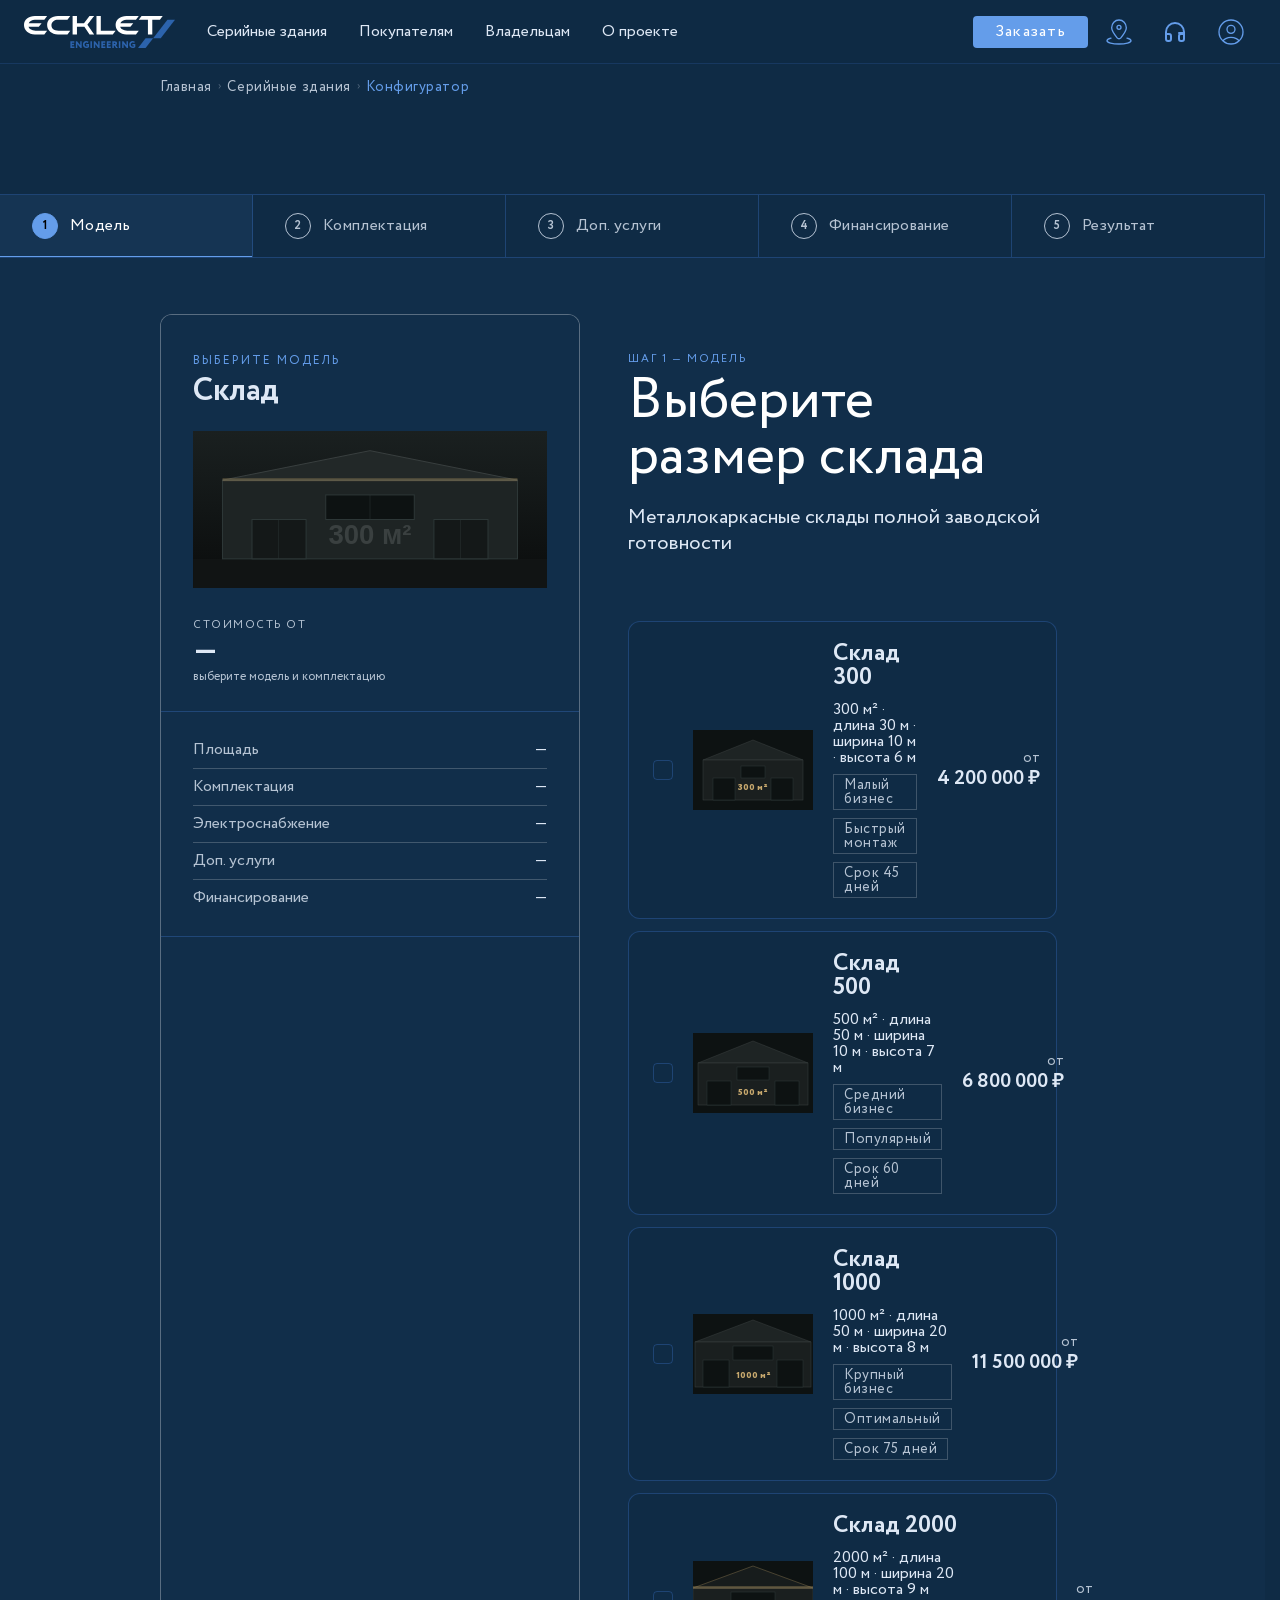
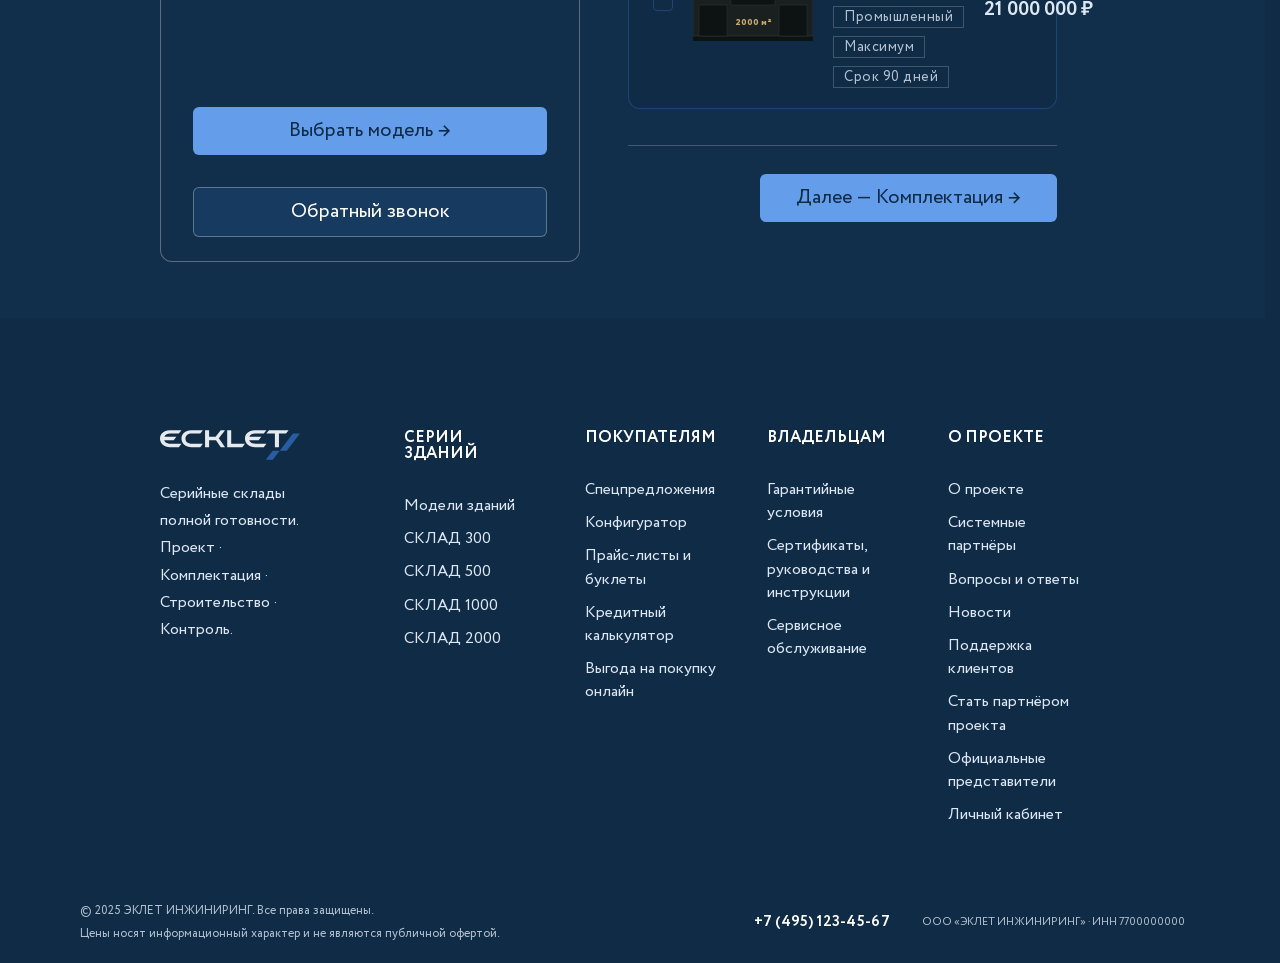
<file: configurator.html>
﻿<!DOCTYPE html>
<html lang="ru">

<head>
  <meta charset="UTF-8">
  <meta name="viewport" content="width=device-width, initial-scale=1.0">
  <title>Конфигуратор склада</title>
  <link rel="preload" href="fonts/Circe-Regular.woff2" as="font" type="font/woff2" crossorigin>
  <link rel="preload" href="fonts/Circe-Bold.woff2" as="font" type="font/woff2" crossorigin>
  <link rel="stylesheet" href="styles/styles.css">
  <style>
    #page-content {
      opacity: 0;
      transition: opacity 0.45s ease;
    }

    #page-content.page-visible {
      opacity: 1;
    }
  </style>
</head>

<body>

  <!-- NAV -->
  <nav class="header-nav header-nav-shad">
    <a class="nav-logo" href="index.html">
      <svg width="151" height="32" viewBox="0 0 151 32" fill="none" xmlns="http://www.w3.org/2000/svg">
        <path fill-rule="evenodd" clip-rule="evenodd"
          d="M33.9442 3.66504H43.4512L46.2546 0.0148926H33.9442C27.6976 0.0148926 23.127 3.64983 23.127 9.03379C23.127 14.4178 27.6976 18.4025 33.9442 18.4025H43.4512L46.2546 14.7676H36.3667C31.4303 14.7676 27.4386 13.5356 27.4386 9.2163C27.4539 5.59657 30.6381 3.66504 33.9442 3.66504Z"
          fill="white" />
        <path fill-rule="evenodd" clip-rule="evenodd"
          d="M10.8173 3.66535H20.3243L23.1276 0H10.8173C4.57067 0 0 3.63493 0 9.0189C0 14.4029 4.57067 18.3876 10.8173 18.3876H20.3243L23.1276 14.7527H13.2397C8.98899 14.7527 5.4391 13.8249 4.5402 10.8135H14.809L17.6123 7.16341H4.70779C5.6524 4.88207 8.19674 3.68056 10.8173 3.66535Z"
          fill="white" />
        <path fill-rule="evenodd" clip-rule="evenodd"
          d="M76.8035 0.0148926H72.4766V18.4177H88.7786L91.6125 14.7828H76.8035V0.0148926Z" fill="white" />
        <path fill-rule="evenodd" clip-rule="evenodd"
          d="M117.574 0.0148926L114.725 3.66504H123.927V18.4177H128.284V3.66504H135.887L138.721 0.0148926H117.574Z"
          fill="white" />
        <path fill-rule="evenodd" clip-rule="evenodd"
          d="M70.1294 0.0148926H65.4978L59.9978 7.1783H52.9589V0.0148926H48.6016V18.4177H52.9589V10.8284H60.3787L65.5588 18.4025H70.1751L63.4258 8.74482C63.4106 8.76003 70.1294 0.0148926 70.1294 0.0148926Z"
          fill="white" />
        <path fill-rule="evenodd" clip-rule="evenodd"
          d="M102.444 3.66535H111.951L114.755 0H102.444C96.1976 0 91.627 3.63493 91.627 9.0189C91.627 14.4029 96.1976 18.3876 102.444 18.3876H111.951L114.755 14.7527H104.867C100.616 14.7527 97.0661 13.8249 96.1672 10.8135H106.436L109.239 7.16341H96.3348C97.2794 4.88207 99.8237 3.66535 102.444 3.66535Z"
          fill="white" />
        <path fill-rule="evenodd" clip-rule="evenodd" d="M129.152 22.2052L143.443 3.66553H151L136.709 22.2052H129.152Z"
          fill="#2C63AC" />
        <path fill-rule="evenodd" clip-rule="evenodd"
          d="M114.039 31.9994L121.596 22.2048H129.153L121.596 31.9994H114.039Z" fill="#2C63AC" />
        <path
          d="M46.3613 31.8783V25.2168H50.3226V26.6465H47.8849V27.8175H50.0331V29.2472H47.8849V30.4639H50.414V31.8935H46.3613V31.8783ZM57.6814 31.8783H56.4625L53.2935 27.8784V31.8783H51.8614V25.2168H53.0802L56.2492 29.232V25.2168H57.6814V31.8783ZM62.1454 29.5057V28.0761H64.9944V31.057C64.6695 31.3675 64.2791 31.6014 63.8518 31.7414C63.4177 31.9036 62.9592 31.9911 62.4958 32C61.3684 32 60.4847 31.6958 59.8601 31.0723C59.2354 30.4487 58.9154 29.6122 58.9154 28.5628C58.9154 27.5742 59.2202 26.7529 59.8448 26.0989C60.4695 25.4449 61.277 25.1104 62.313 25.1104C63.1814 25.1104 63.9127 25.3385 64.5069 25.81L63.867 27.0419C63.6973 26.8828 63.4944 26.7633 63.2728 26.6921C63.0235 26.6025 62.7607 26.5562 62.4958 26.5552C62.2393 26.5422 61.9828 26.5814 61.7419 26.6703C61.5009 26.7592 61.2806 26.8959 61.0941 27.0723C60.7285 27.4221 60.5609 27.924 60.5609 28.578C60.5478 28.8469 60.5883 29.1156 60.6798 29.3688C60.7713 29.622 60.9121 29.8546 61.0941 30.0533C61.2827 30.2374 61.507 30.381 61.7534 30.4752C61.9997 30.5694 62.2627 30.6121 62.5263 30.6008C62.7341 30.6012 62.9404 30.5652 63.1357 30.4943C63.2965 30.4479 63.4466 30.3704 63.5775 30.2662V29.5361L62.1454 29.5057ZM66.4266 31.8783V25.2168H67.9501V31.8935H66.4266V31.8783ZM75.5984 31.8783H74.3796L71.2106 27.8784V31.8783H69.7784V25.2168H70.9973L74.1663 29.232V25.2168H75.5984V31.8783ZM77.32 31.8783V25.2168H81.2813V26.6465H78.8436V27.8175H80.9918V29.2472H78.8436V30.4639H81.3727V31.8935H77.32V31.8783ZM82.8048 31.8783V25.2168H86.7661V26.6465H84.3284V27.8175H86.4766V29.2472H84.3436V30.4639H86.8727V31.8935H82.8048V31.8783ZM89.8284 31.8783H88.3049V25.2168C88.442 25.2168 88.8534 25.2168 89.5085 25.2016C90.1636 25.1864 90.5293 25.1864 90.575 25.1864C91.4434 25.1864 92.0681 25.3841 92.4642 25.7643C92.8603 26.1446 93.0584 26.6617 93.0584 27.3309C93.0584 28.2434 92.6775 28.8822 91.931 29.2624L93.8811 31.8935H92.0224L90.3922 29.5514H89.8284V31.8783ZM90.4988 26.6312C90.4683 26.6312 90.255 26.6312 89.8284 26.6465V28.1217H90.3769C91.0778 28.1217 91.4129 27.8632 91.4129 27.3461C91.4282 26.8594 91.1082 26.6312 90.4988 26.6312ZM94.8257 31.8783V25.2168H96.3493V31.8935H94.8257V31.8783ZM103.982 31.8783H102.763L99.5945 27.8784V31.8783H98.1623V25.2168H99.3812L102.55 29.232V25.2168H103.982V31.8783ZM108.462 29.5057V28.0761H111.311V31.057C110.986 31.3675 110.595 31.6014 110.168 31.7414C109.734 31.9036 109.275 31.9911 108.812 32C107.685 32 106.801 31.6958 106.176 31.0723C105.552 30.4487 105.232 29.6122 105.232 28.5628C105.232 27.5742 105.536 26.7529 106.161 26.0989C106.786 25.4449 107.593 25.1104 108.629 25.1104C109.498 25.1104 110.229 25.3385 110.823 25.81L110.183 27.0419C110.014 26.8828 109.811 26.7633 109.589 26.6921C109.34 26.6025 109.077 26.5562 108.812 26.5552C108.555 26.5422 108.299 26.5814 108.058 26.6703C107.817 26.7592 107.597 26.8959 107.41 27.0723C107.045 27.4221 106.877 27.924 106.877 28.578C106.864 28.8469 106.904 29.1156 106.996 29.3688C107.087 29.622 107.228 29.8546 107.41 30.0533C107.599 30.2374 107.823 30.381 108.07 30.4752C108.316 30.5694 108.579 30.6121 108.842 30.6008C109.05 30.6012 109.257 30.5652 109.452 30.4943C109.613 30.4479 109.763 30.3704 109.894 30.2662V29.5361L108.462 29.5057Z"
          fill="#2C63AC" />
      </svg>
    </a>
    <ul class="nav-links">
      <li><a href="catalog.html">Серийные здания</a></li>
      <li><a href="buyers.html">Покупателям</a></li>
      <li><a href="owners.html">Владельцам</a></li>
      <li><a href="project.html">О проекте</a></li>

    </ul>

    <div class="nav-right">
      <button type="button" class="cat-nav-cta" onclick="openModal()">Заказать</button>
      <a href="/" class="sales-territory">
        <svg width="32" height="32" viewBox="0 0 32 32" fill="none" xmlns="http://www.w3.org/2000/svg">
          <path
            d="M8 22.1821C5.545 22.7924 4 23.6794 4 24.6667C4 26.5076 9.37258 28 16 28C22.6274 28 28 26.5076 28 24.6667C28 23.6794 26.455 22.7924 24 22.1821M23.3333 11.7778C23.3333 14.6525 20.0489 19.1536 17.8761 21.8167C16.8935 23.021 15.1065 23.021 14.1239 21.8167C11.9511 19.1536 8.66667 14.6525 8.66667 11.7778C8.66667 7.48223 11.9499 4 16 4C20.0501 4 23.3333 7.48223 23.3333 11.7778ZM18 11.3333C18 12.4379 17.1046 13.3333 16 13.3333C14.8954 13.3333 14 12.4379 14 11.3333C14 10.2288 14.8954 9.33333 16 9.33333C17.1046 9.33333 18 10.2288 18 11.3333Z"
            stroke="#649DEA" stroke-width="1.33333" stroke-linecap="round" stroke-linejoin="round" />
        </svg>

      </a>
      <button type="button" class="support-float-btn" aria-label="Открыть поддержку">
        <svg viewBox="0 0 24 24" width="24" height="24" fill="none" stroke="currentColor" stroke-width="2"
          stroke-linecap="round" stroke-linejoin="round">
          <path d="M3 18v-6a9 9 0 0 1 18 0v6"></path>
          <path
            d="M21 19a2 2 0 0 1-2 2h-1a2 2 0 0 1-2-2v-3a2 2 0 0 1 2-2h3zM3 19a2 2 0 0 0 2 2h1a2 2 0 0 0 2-2v-3a2 2 0 0 0-2-2H3z">
          </path>
          <path d="M20 13h-4"></path>
        </svg>
      </button>
      <a href="/" class="lk-button" aria-label="Открыть личный кабинет">
        <svg width="32" height="32" viewBox="0 0 32 32" fill="none" xmlns="http://www.w3.org/2000/svg">
          <path
            d="M23.9379 24.9996C23.4453 23.6843 20.0792 21.3333 16 21.3333C11.9208 21.3333 8.55471 23.6843 8.06205 24.9996M8.06205 24.9996C10.1775 26.8669 12.9564 28 16 28C19.0436 28 21.8225 26.8669 23.9379 24.9996C26.4289 22.8008 28 19.5838 28 16C28 9.37258 22.6274 4 16 4C9.37258 4 4 9.37258 4 16C4 19.5839 5.57106 22.8008 8.06205 24.9996ZM20 13.3333C20 15.5425 18.2091 17.3333 16 17.3333C13.7909 17.3333 12 15.5425 12 13.3333C12 11.1242 13.7909 9.33333 16 9.33333C18.2091 9.33333 20 11.1242 20 13.3333Z"
            stroke-width="1.33333" />
        </svg>

      </a>
    </div>
    <!-- <button class="nav-cta" onclick="openModal()">Получить КП</button> -->
  </nav>

  <div id="page-content">

    <!-- ── BREADCRUMBS ── -->
    <div class="breadcrumb-bar">
      <nav class="breadcrumb" aria-label="Хлебные крошки">
        <a href="index.html" class="breadcrumb__item">Главная</a>
        <span class="breadcrumb__sep">›</span>
        <a href="catalog.html" class="breadcrumb__item">Серийные здания</a>
        <span class="breadcrumb__sep">›</span>
        <span class="breadcrumb__item breadcrumb__item--active">Конфигуратор</span>
      </nav>
    </div>

    <div class="steps-bar" id="stepsBar">
      <div class="step-item active" data-step="0" onclick="goToStep(0)">
        <span class="step-num-konf">1</span> Модель
      </div>
      <div class="step-item" data-step="1" onclick="goToStep(1)">
        <span class="step-num-konf">2</span> Комплектация
      </div>
      <div class="step-item" data-step="2" onclick="goToStep(2)">
        <span class="step-num-konf">3</span> Доп. услуги
      </div>
      <div class="step-item" data-step="3" onclick="goToStep(3)">
        <span class="step-num-konf">4</span> Финансирование
      </div>
      <div class="step-item" data-step="4" onclick="goToStep(4)">
        <span class="step-num-konf">5</span> Результат
      </div>
    </div>

    <div class="configurator section">
      <!-- LEFT PANEL -->
      <div class="left-panel">
        <div class="model-visual">
          <div class="model-tagline-conf" id="lp-tagline">Выберите модель</div>
          <div class="model-title" id="lp-title">Склад</div>
          <div class="warehouse-svg" id="lp-svg">
            <!-- Default warehouse illustration -->
            <svg viewBox="0 0 360 160" xmlns="http://www.w3.org/2000/svg" style="width:100%">
              <defs>
                <linearGradient id="sky" x1="0" y1="0" x2="0" y2="1">
                  <stop offset="0%" stop-color="#1a2020" />
                  <stop offset="100%" stop-color="#0a0c0c" />
                </linearGradient>
              </defs>
              <rect width="360" height="160" fill="url(#sky)" />
              <!-- Ground -->
              <rect y="130" width="360" height="30" fill="#111414" />
              <!-- Main building -->
              <rect x="30" y="50" width="300" height="80" fill="#1e2424" />
              <rect x="30" y="50" width="300" height="80" fill="none" stroke="#2e3838" stroke-width="1" />
              <!-- Roof ridge -->
              <polygon points="180,20 30,50 330,50" fill="#222828" stroke="#3a4040" stroke-width="1" />
              <!-- Doors -->
              <rect x="60" y="90" width="55" height="40" fill="#141818" stroke="#2e3838" stroke-width="1" />
              <rect x="245" y="90" width="55" height="40" fill="#141818" stroke="#2e3838" stroke-width="1" />
              <!-- Door lines -->
              <line x1="87" y1="90" x2="87" y2="130" stroke="#2e3838" stroke-width="0.5" />
              <line x1="272" y1="90" x2="272" y2="130" stroke="#2e3838" stroke-width="0.5" />
              <!-- Windows -->
              <rect x="135" y="65" width="90" height="25" fill="#0d1212" stroke="#2e3838" stroke-width="1" />
              <line x1="180" y1="65" x2="180" y2="90" stroke="#2e3838" stroke-width="0.5" />
              <!-- Accent light -->
              <rect x="30" y="48" width="300" height="3" fill="#c8a96e" opacity="0.3" />
              <!-- Size label area -->
              <text x="180" y="115" text-anchor="middle" fill="#3a4040" font-size="28" font-weight="800"
                font-family="Arial">300 м²</text>
            </svg>
          </div>
        </div>

        <div class="left-info">
          <div class="price-label">Стоимость от</div>
          <div class="price-val" id="lp-price">—</div>
          <div class="price-sub" id="lp-pricesub">выберите модель и комплектацию</div>
        </div>

        <div class="specs-list" id="lp-specs">
          <div class="spec-row">
            <span class="spec-key">Площадь</span>
            <span class="spec-val" id="spec-area">—</span>
          </div>
          <div class="spec-row">
            <span class="spec-key">Комплектация</span>
            <span class="spec-val" id="spec-level">—</span>
          </div>
          <div class="spec-row">
            <span class="spec-key">Электроснабжение</span>
            <span class="spec-val" id="spec-power">—</span>
          </div>
          <div class="spec-row">
            <span class="spec-key">Доп. услуги</span>
            <span class="spec-val" id="spec-services">—</span>
          </div>
          <div class="spec-row">
            <span class="spec-key">Финансирование</span>
            <span class="spec-val" id="spec-fin">—</span>
          </div>
        </div>

        <div class="left-btn-wrap" style="display: flex; flex-direction: column; gap: 32px;">
          <button class="btn-primary" style="width: 100%; justify-content: center;" id="lp-mainbtn"
            onclick="handleMainBtn()">Выбрать модель →</button>
          <button class="btn-outline" style="width: 100%; justify-content: center;" onclick="requestCallback()">Обратный
            звонок</button>
        </div>
      </div>

      <!-- RIGHT PANEL -->
      <div class="right-panel">

        <!-- PAGE 0: Models -->
        <div class="page active" id="page0">
          <div class="section-head">
            <div class="section-num">Шаг 1 — Модель</div>
            <div class="section-title">Выберите размер склада</div>
            <div class="section-sub">Металлокаркасные склады полной заводской готовности</div>
          </div>
          <div class="models-list">
            <div class="model-row" onclick="selectModel(0)" id="mr0">
              <div class="sel-indicator">✓</div>
              <div class="model-row-icon">
                <svg viewBox="0 0 120 80" xmlns="http://www.w3.org/2000/svg" width="120">
                  <rect width="120" height="80" fill="#0d1212" />
                  <polygon points="60,10 10,30 110,30" fill="#1e2424" stroke="#3a4040" stroke-width="0.5" />
                  <rect x="10" y="30" width="100" height="40" fill="#1a1f1f" stroke="#3a4040" stroke-width="0.5" />
                  <rect x="20" y="48" width="22" height="22" fill="#0d1212" stroke="#2e3838" stroke-width="0.5" />
                  <rect x="78" y="48" width="22" height="22" fill="#0d1212" stroke="#2e3838" stroke-width="0.5" />
                  <rect x="48" y="36" width="24" height="12" fill="#0d1212" stroke="#2e3838" stroke-width="0.5" />
                  <text x="60" y="60" text-anchor="middle" fill="#c8a96e" font-size="9" font-weight="700">300 м²</text>
                </svg>
              </div>
              <div class="model-row-body">
                <div class="model-row-name">Склад 300</div>
                <div class="model-row-area">300 м² · длина 30 м · ширина 10 м · высота 6 м</div>
                <div class="model-row-tags">
                  <span class="tag">Малый бизнес</span>
                  <span class="tag">Быстрый монтаж</span>
                  <span class="tag">Срок 45 дней</span>
                </div>
              </div>
              <div class="model-row-price">
                <div class="model-row-from">от</div>
                <div class="model-row-pricenum">4 200 000 ₽</div>
              </div>
            </div>

            <div class="model-row" onclick="selectModel(1)" id="mr1">
              <div class="sel-indicator">✓</div>
              <div class="model-row-icon">
                <svg viewBox="0 0 120 80" xmlns="http://www.w3.org/2000/svg" width="120">
                  <rect width="120" height="80" fill="#0d1212" />
                  <polygon points="60,8 5,30 115,30" fill="#1e2424" stroke="#3a4040" stroke-width="0.5" />
                  <rect x="5" y="30" width="110" height="42" fill="#1a1f1f" stroke="#3a4040" stroke-width="0.5" />
                  <rect x="14" y="48" width="24" height="24" fill="#0d1212" stroke="#2e3838" stroke-width="0.5" />
                  <rect x="82" y="48" width="24" height="24" fill="#0d1212" stroke="#2e3838" stroke-width="0.5" />
                  <rect x="44" y="34" width="32" height="13" fill="#0d1212" stroke="#2e3838" stroke-width="0.5" />
                  <text x="60" y="62" text-anchor="middle" fill="#c8a96e" font-size="9" font-weight="700">500 м²</text>
                </svg>
              </div>
              <div class="model-row-body">
                <div class="model-row-name">Склад 500</div>
                <div class="model-row-area">500 м² · длина 50 м · ширина 10 м · высота 7 м</div>
                <div class="model-row-tags">
                  <span class="tag">Средний бизнес</span>
                  <span class="tag">Популярный</span>
                  <span class="tag">Срок 60 дней</span>
                </div>
              </div>
              <div class="model-row-price">
                <div class="model-row-from">от</div>
                <div class="model-row-pricenum">6 800 000 ₽</div>
              </div>
            </div>

            <div class="model-row" onclick="selectModel(2)" id="mr2">
              <div class="sel-indicator">✓</div>
              <div class="model-row-icon">
                <svg viewBox="0 0 120 80" xmlns="http://www.w3.org/2000/svg" width="120">
                  <rect width="120" height="80" fill="#0d1212" />
                  <polygon points="60,6 2,28 118,28" fill="#1e2424" stroke="#3a4040" stroke-width="0.5" />
                  <rect x="2" y="28" width="116" height="45" fill="#1a1f1f" stroke="#3a4040" stroke-width="0.5" />
                  <rect x="10" y="46" width="26" height="27" fill="#0d1212" stroke="#2e3838" stroke-width="0.5" />
                  <rect x="84" y="46" width="26" height="27" fill="#0d1212" stroke="#2e3838" stroke-width="0.5" />
                  <rect x="40" y="32" width="40" height="14" fill="#0d1212" stroke="#2e3838" stroke-width="0.5" />
                  <text x="60" y="64" text-anchor="middle" fill="#c8a96e" font-size="9" font-weight="700">1000 м²</text>
                </svg>
              </div>
              <div class="model-row-body">
                <div class="model-row-name">Склад 1000</div>
                <div class="model-row-area">1000 м² · длина 50 м · ширина 20 м · высота 8 м</div>
                <div class="model-row-tags">
                  <span class="tag">Крупный бизнес</span>
                  <span class="tag">Оптимальный</span>
                  <span class="tag">Срок 75 дней</span>
                </div>
              </div>
              <div class="model-row-price">
                <div class="model-row-from">от</div>
                <div class="model-row-pricenum">11 500 000 ₽</div>
              </div>
            </div>

            <div class="model-row" onclick="selectModel(3)" id="mr3">
              <div class="sel-indicator">✓</div>
              <div class="model-row-icon">
                <svg viewBox="0 0 120 80" xmlns="http://www.w3.org/2000/svg" width="120">
                  <rect width="120" height="80" fill="#0d1212" />
                  <polygon points="60,5 0,27 120,27" fill="#1e2424" stroke="#c8a96e" stroke-width="0.5" opacity="0.6" />
                  <rect x="0" y="27" width="120" height="48" fill="#1a1f1f" stroke="#3a4040" stroke-width="0.5" />
                  <rect x="6" y="44" width="28" height="31" fill="#0d1212" stroke="#2e3838" stroke-width="0.5" />
                  <rect x="86" y="44" width="28" height="31" fill="#0d1212" stroke="#2e3838" stroke-width="0.5" />
                  <rect x="38" y="31" width="44" height="13" fill="#0d1212" stroke="#2e3838" stroke-width="0.5" />
                  <rect x="0" y="25" width="120" height="3" fill="#c8a96e" opacity="0.3" />
                  <text x="60" y="64" text-anchor="middle" fill="#c8a96e" font-size="9" font-weight="700">2000 м²</text>
                </svg>
              </div>
              <div class="model-row-body">
                <div class="model-row-name">Склад 2000</div>
                <div class="model-row-area">2000 м² · длина 100 м · ширина 20 м · высота 9 м</div>
                <div class="model-row-tags">
                  <span class="tag">Промышленный</span>
                  <span class="tag">Максимум</span>
                  <span class="tag">Срок 90 дней</span>
                </div>
              </div>
              <div class="model-row-price">
                <div class="model-row-from">от</div>
                <div class="model-row-pricenum">21 000 000 ₽</div>
              </div>
            </div>
          </div>
          <div class="step-nav">
            <button class=" btn-primary" onclick="goToStep(1)">Далее — Комплектация →</button>
          </div>
        </div>

        <!-- PAGE 1: Levels -->
        <div class="page" id="page1">
          <div class="section-head">
            <div class="section-num">Шаг 2 — Комплектация</div>
            <div class="section-title">Выберите уровень оснащения</div>
            <div class="section-sub">От базового хранения до полностью автономного объекта</div>
          </div>
          <div class="levels-list">

            <div class="level-row" onclick="selectLevel(0)" id="lr0">
              <div class="level-sel">✓</div>
              <div class="level-row-top">
                <div>
                  <div><span class="level-badge">Уровень 1 — Старт</span></div>
                  <div class="level-name">Старт</div>
                  <div class="level-desc">Всё необходимое для хранения</div>
                </div>
                <div class="level-price-tag">
                  <div class="level-price-label">базовая цена</div>
                  <div class="level-price-val base">включено</div>
                </div>
              </div>
              <button class="level-toggle" onclick="toggleFeatures(event,'lr0')" aria-label="Показать характеристики">
                <svg width="18" height="18" viewBox="0 0 24 24" fill="none" stroke="currentColor" stroke-width="2"
                  stroke-linecap="round" stroke-linejoin="round">
                  <polyline points="6 9 12 15 18 9" />
                </svg>
              </button>
              <div class="level-features-wrap">
                <div class="lf-item">Металлокаркас с кровлей и фасадом</div>
                <div class="lf-item">Бетонный пол (армированная плита)</div>
                <div class="lf-item">1–2 секционных ворот</div>
                <div class="lf-item">Освещение (LED, базовая схема)</div>
                <div class="lf-item">Электроснабжение 25 кВт</div>
                <div class="lf-item">Рабочая документация</div>
              </div>
            </div>

            <div class="level-row" onclick="selectLevel(1)" id="lr1">
              <div class="level-sel">✓</div>
              <div class="level-row-top">
                <div>
                  <div><span class="level-badge comfort">Уровень 2 — Комфорт</span></div>
                  <div class="level-name">Комфорт</div>
                  <div class="level-desc">Расширенная функциональность</div>
                </div>
                <div class="level-price-tag">
                  <div class="level-price-label">доплата</div>
                  <div class="level-price-val" style="color:#6ab4f5">+ 680 000 ₽</div>
                </div>
              </div>
              <button class="level-toggle" onclick="toggleFeatures(event,'lr1')" aria-label="Показать характеристики">
                <svg width="18" height="18" viewBox="0 0 24 24" fill="none" stroke="currentColor" stroke-width="2"
                  stroke-linecap="round" stroke-linejoin="round">
                  <polyline points="6 9 12 15 18 9" />
                </svg>
              </button>
              <div class="level-features-wrap">
                <div class="lf-item">Всё из «Старт»</div>
                <div class="lf-item">Утепление кровли и стен</div>
                <div class="lf-item">Улучшенное освещение (сенсоры)</div>
                <div class="lf-item">Пожарная сигнализация</div>
                <div class="lf-item">Электроснабжение 50 кВт</div>
                <div class="lf-item">Проектная документация</div>
              </div>
            </div>

            <div class="level-row" onclick="selectLevel(2)" id="lr2">
              <div class="level-sel">✓</div>
              <div class="level-row-top">
                <div>
                  <div><span class="level-badge premium">Уровень 3 — Премиум</span></div>
                  <div class="level-name">Премиум</div>
                  <div class="level-desc">Максимальная функциональность</div>
                </div>
                <div class="level-price-tag">
                  <div class="level-price-label">доплата</div>
                  <div class="level-price-val" style="color:#b494f0">+ 1 400 000 ₽</div>
                </div>
              </div>
              <button class="level-toggle" onclick="toggleFeatures(event,'lr2')" aria-label="Показать характеристики">
                <svg width="18" height="18" viewBox="0 0 24 24" fill="none" stroke="currentColor" stroke-width="2"
                  stroke-linecap="round" stroke-linejoin="round">
                  <polyline points="6 9 12 15 18 9" />
                </svg>
              </button>
              <div class="level-features-wrap">
                <div class="lf-item">Всё из «Комфорт»</div>
                <div class="lf-item">Климат-контроль (зоны температур)</div>
                <div class="lf-item">Офисный блок 40 м²</div>
                <div class="lf-item">СКУД + 16 камер видеонаблюдения</div>
                <div class="lf-item">Антипылевое покрытие пола</div>
                <div class="lf-item">Солнечные панели 15 кВт</div>
                <div class="lf-item">Строительный контроль включён</div>
                <div class="lf-item">BIM-модель и исп. документация</div>
              </div>
            </div>

          </div>
          <div class="step-nav">
            <button class="btn-outline" onclick="goToStep(0)">← Назад</button>
            <button class="btn-primary" onclick="goToStep(2)">Далее — Доп. услуги →</button>
          </div>
        </div>

        <!-- PAGE 2: Services -->
        <div class="page" id="page2">
          <div class="section-head">
            <div class="section-num">Шаг 3 — Дополнительные услуги</div>
            <div class="section-title">Выберите нужное</div>
            <div class="section-sub">Можно выбрать несколько опций</div>
          </div>
          <div class="services-grid">
            <div class="service-card" onclick="toggleService(0)" id="sv0">
              <div class="service-cb">✓</div>
              <div class="service-name">Климат-контроль</div>
              <div class="service-desc">Мультизонная вентиляция, отопление, кондиционирование</div>
              <div class="service-price">+ 980 000 ₽</div>
            </div>
            <div class="service-card" onclick="toggleService(1)" id="sv1">
              <div class="service-cb">✓</div>
              <div class="service-name">Система охраны и видеонаблюдения</div>
              <div class="service-desc">СКУД, 16 камер, пожарная сигнализация</div>
              <div class="service-price">+ 420 000 ₽</div>
            </div>
            <div class="service-card" onclick="toggleService(2)" id="sv2">
              <div class="service-cb">✓</div>
              <div class="service-name">Офисный блок</div>
              <div class="service-desc">40 м² — переговорная, санузел, кухня</div>
              <div class="service-price">+ 680 000 ₽</div>
            </div>
            <div class="service-card" onclick="toggleService(3)" id="sv3">
              <div class="service-cb">✓</div>
              <div class="service-name">Автоматические ворота</div>
              <div class="service-desc">Секционные с электроприводом, пульт + приложение</div>
              <div class="service-price">+ 540 000 ₽</div>
            </div>
            <div class="service-card" onclick="toggleService(4)" id="sv4">
              <div class="service-cb">✓</div>
              <div class="service-name">Солнечная генерация</div>
              <div class="service-desc">Кровельные панели 30 кВт, снижение эл. затрат на 60%</div>
              <div class="service-price">+ 760 000 ₽</div>
            </div>
            <div class="service-card" onclick="toggleService(5)" id="sv5">
              <div class="service-cb">✓</div>
              <div class="service-name">Строительный контроль</div>
              <div class="service-desc">Независимый технадзор на всех этапах</div>
              <div class="service-price">+ 320 000 ₽</div>
            </div>
          </div>
          <div class="step-nav">
            <button class="btn-outline" onclick="goToStep(1)">← Назад</button>
            <button class="btn-primary" onclick="goToStep(3)">Далее — Финансирование →</button>
          </div>
        </div>

        <!-- PAGE 3: Finance -->
        <div class="page" id="page3">
          <div class="section-head">
            <div class="section-num">Шаг 4 — Финансирование</div>
            <div class="section-title">Способ оплаты</div>
            <div class="section-sub">Выберите удобный формат</div>
          </div>
          <div class="finance-grid">
            <div class="fin-card" onclick="selectFin(0)" id="fn0">
              <div class="fin-name">100% оплата</div>
              <div class="fin-detail">Единовременный платёж при заключении договора</div>
              <div class="fin-highlight">Скидка 5% от итоговой цены</div>
            </div>
            <div class="fin-card" onclick="selectFin(1)" id="fn1">
              <div class="fin-name">Лизинг</div>
              <div class="fin-detail">Имущество на балансе лизинговой компании</div>
              <div class="fin-highlight">от 11,9% / год</div>
            </div>
            <div class="fin-card" onclick="selectFin(2)" id="fn2">
              <div class="fin-name">Кредит</div>
              <div class="fin-detail">Банковское кредитование на строительство</div>
              <div class="fin-highlight">от 14,5% / год</div>
            </div>
            <div class="fin-card" onclick="selectFin(3)" id="fn3">
              <div class="fin-name">Поэтапная оплата</div>
              <div class="fin-detail">Платежи привязаны к этапам строительства</div>
              <div class="fin-highlight">30% → 40% → 30%</div>
            </div>
          </div>
          <div class="step-nav">
            <button class="btn-outline" onclick="goToStep(2)">← Назад</button>
            <button class="btn-primary" onclick="goToStep(4)">Посмотреть итог →</button>
          </div>
        </div>

        <!-- PAGE 4: Result -->
        <div class="page" id="page4">
          <div class="section-head">
            <div class="section-num">Шаг 5 — Результат</div>
            <div class="section-title">Ваша конфигурация</div>
            <div class="section-sub">Итоговый состав и стоимость</div>
          </div>

          <div class="result-grid">
            <div class="result-block">
              <div class="result-block-title">Модель и комплектация</div>
              <div class="result-line"><span class="result-line-key">Модель</span><span class="result-line-val"
                  id="res-model">—</span></div>
              <div class="result-line"><span class="result-line-key">Площадь</span><span class="result-line-val"
                  id="res-area">—</span></div>
              <div class="result-line"><span class="result-line-key">Комплектация</span><span class="result-line-val"
                  id="res-level">—</span></div>
              <div class="result-line"><span class="result-line-key">Электроснабжение</span><span
                  class="result-line-val" id="res-power">—</span></div>
              <div class="result-line"><span class="result-line-key">Срок строительства</span><span
                  class="result-line-val" id="res-time">—</span></div>
            </div>
            <div class="result-block">
              <div class="result-block-title">Финансирование</div>
              <div class="result-line"><span class="result-line-key">Способ</span><span class="result-line-val"
                  id="res-fin">—</span></div>
              <div class="result-line"><span class="result-line-key">Условие</span><span class="result-line-val"
                  id="res-fin-detail">—</span></div>
              <div class="result-line"><span class="result-line-key">Скидка</span><span class="result-line-val"
                  id="res-discount" style="color:var(--accent)">—</span></div>
            </div>
          </div>

          <div class="result-block" style="margin-bottom:16px">
            <div class="result-block-title">Дополнительные услуги</div>
            <div id="res-services-list"></div>
          </div>

          <div class="result-total-bar">
            <div>
              <div class="result-total-label">Итого к оплате</div>
              <div class="result-note" id="res-note"></div>
            </div>
            <div class="result-total-val" id="res-total">—</div>
          </div>

          <div class="step-nav">
            <button class="btn-outline" onclick="goToStep(3)">← Назад</button>
            <button class="btn-primary" onclick="submitRequest()">Отправить заявку →</button>
          </div>
        </div>

      </div><!-- /right-panel -->
    </div>

    <!-- ── FOOTER ── -->
    <footer class="site-footer">
      <div class="site-footer__top">

        <!-- Логотип + CTA -->
        <div class="site-footer__brand">
          <a href="index.html" class="site-footer__logo">
            <svg width="140" height="30" viewBox="0 0 151 32" fill="none" xmlns="http://www.w3.org/2000/svg">
              <path fill-rule="evenodd" clip-rule="evenodd"
                d="M33.9442 3.66504H43.4512L46.2546 0.0148926H33.9442C27.6976 0.0148926 23.127 3.64983 23.127 9.03379C23.127 14.4178 27.6976 18.4025 33.9442 18.4025H43.4512L46.2546 14.7676H36.3667C31.4303 14.7676 27.4386 13.5356 27.4386 9.2163C27.4539 5.59657 30.6381 3.66504 33.9442 3.66504Z"
                fill="white" />
              <path fill-rule="evenodd" clip-rule="evenodd"
                d="M10.8173 3.66535H20.3243L23.1276 0H10.8173C4.57067 0 0 3.63493 0 9.0189C0 14.4029 4.57067 18.3876 10.8173 18.3876H20.3243L23.1276 14.7527H13.2397C8.98899 14.7527 5.4391 13.8249 4.5402 10.8135H14.809L17.6123 7.16341H4.70779C5.6524 4.88207 8.19674 3.68056 10.8173 3.66535Z"
                fill="white" />
              <path fill-rule="evenodd" clip-rule="evenodd"
                d="M76.8035 0.0148926H72.4766V18.4177H88.7786L91.6125 14.7828H76.8035V0.0148926Z" fill="white" />
              <path fill-rule="evenodd" clip-rule="evenodd"
                d="M117.574 0.0148926L114.725 3.66504H123.927V18.4177H128.284V3.66504H135.887L138.721 0.0148926H117.574Z"
                fill="white" />
              <path fill-rule="evenodd" clip-rule="evenodd"
                d="M70.1294 0.0148926H65.4978L59.9978 7.1783H52.9589V0.0148926H48.6016V18.4177H52.9589V10.8284H60.3787L65.5588 18.4025H70.1751L63.4258 8.74482C63.4106 8.76003 70.1294 0.0148926 70.1294 0.0148926Z"
                fill="white" />
              <path fill-rule="evenodd" clip-rule="evenodd"
                d="M102.444 3.66535H111.951L114.755 0H102.444C96.1976 0 91.627 3.63493 91.627 9.0189C91.627 14.4029 96.1976 18.3876 102.444 18.3876H111.951L114.755 14.7527H104.867C100.616 14.7527 97.0661 13.8249 96.1672 10.8135H106.436L109.239 7.16341H96.3348C97.2794 4.88207 99.8237 3.66535 102.444 3.66535Z"
                fill="white" />
              <path fill-rule="evenodd" clip-rule="evenodd"
                d="M129.152 22.2052L143.443 3.66553H151L136.709 22.2052H129.152Z" fill="#2C63AC" />
              <path fill-rule="evenodd" clip-rule="evenodd"
                d="M114.039 31.9994L121.596 22.2048H129.153L121.596 31.9994H114.039Z" fill="#2C63AC" />
            </svg>
          </a>
          <p class="site-footer__tagline">Серийные склады полной готовности.<br>Проект · Комплектация · Строительство ·
            Контроль.</p>
          
        </div>

        <!-- Серии зданий -->
        <div class="site-footer__col">
          <div class="site-footer__col-title">Серии зданий</div>
          <ul class="site-footer__list">
            <li><a href="catalog.html">Модели зданий</a></li>
            <li><a href="sclad.html?model=0">СКЛАД 300</a></li>
            <li><a href="sclad.html?model=1">СКЛАД 500</a></li>
            <li><a href="sclad.html?model=2">СКЛАД 1000</a></li>
            <li><a href="sclad.html?model=3">СКЛАД 2000</a></li>
          </ul>
        </div>

        <!-- Покупателям -->
        <div class="site-footer__col">
          <div class="site-footer__col-title">Покупателям</div>
          <ul class="site-footer__list">
            <li><a href="#">Спецпредложения</a></li>
            <li><a href="configurator.html">Конфигуратор</a></li>
            <li><a href="#">Прайс-листы и буклеты</a></li>
            <li><a href="#">Кредитный калькулятор</a></li>
            <li><a href="#">Выгода на покупку онлайн</a></li>
          </ul>
        </div>

        <!-- Владельцам -->
        <div class="site-footer__col">
          <div class="site-footer__col-title">Владельцам</div>
          <ul class="site-footer__list">
            <li><a href="#">Гарантийные условия</a></li>
            <li><a href="#">Сертификаты, руководства и инструкции</a></li>
            <li><a href="#">Сервисное обслуживание</a></li>
          </ul>
        </div>

        <!-- О проекте -->
        <div class="site-footer__col">
          <div class="site-footer__col-title">О проекте</div>
          <ul class="site-footer__list">
            <li><a href="project.html">О проекте</a></li>
            <li><a href="#">Системные партнёры</a></li>
            <li><a href="#">Вопросы и ответы</a></li>
            <li><a href="#">Новости</a></li>
            <li><a href="#">Поддержка клиентов</a></li>
            <li><a href="#">Стать партнёром проекта</a></li>
            <li><a href="#">Официальные представители</a></li>
            <li><a href="#">Личный кабинет</a></li>
          </ul>
        </div>

      </div><!-- /top -->

      <div class="site-footer__bottom">
        <div class="site-footer__bottom-left">
          <span>© 2025 ЭКЛЕТ ИНЖИНИРИНГ. Все права защищены.</span>
          <span>Цены носят информационный характер и не являются публичной офертой.</span>
        </div>
        <div class="site-footer__bottom-right">
          <a href="tel:+74951234567" class="site-footer__phone">+7 (495) 123-45-67</a>
          <span class="site-footer__requisites">ООО «ЭКЛЕТ ИНЖИНИРИНГ» · ИНН 7700000000</span>
        </div>
      </div>

    </footer>
  </div>
  <script src="js/common.js"></script>
  <script src="js/config.js"></script>
  <script>
    function toggleFeatures(e, rowId) {
      e.stopPropagation();
      document.getElementById(rowId).classList.toggle('is-open');
    }
  </script>

</body>

</html>
</file>
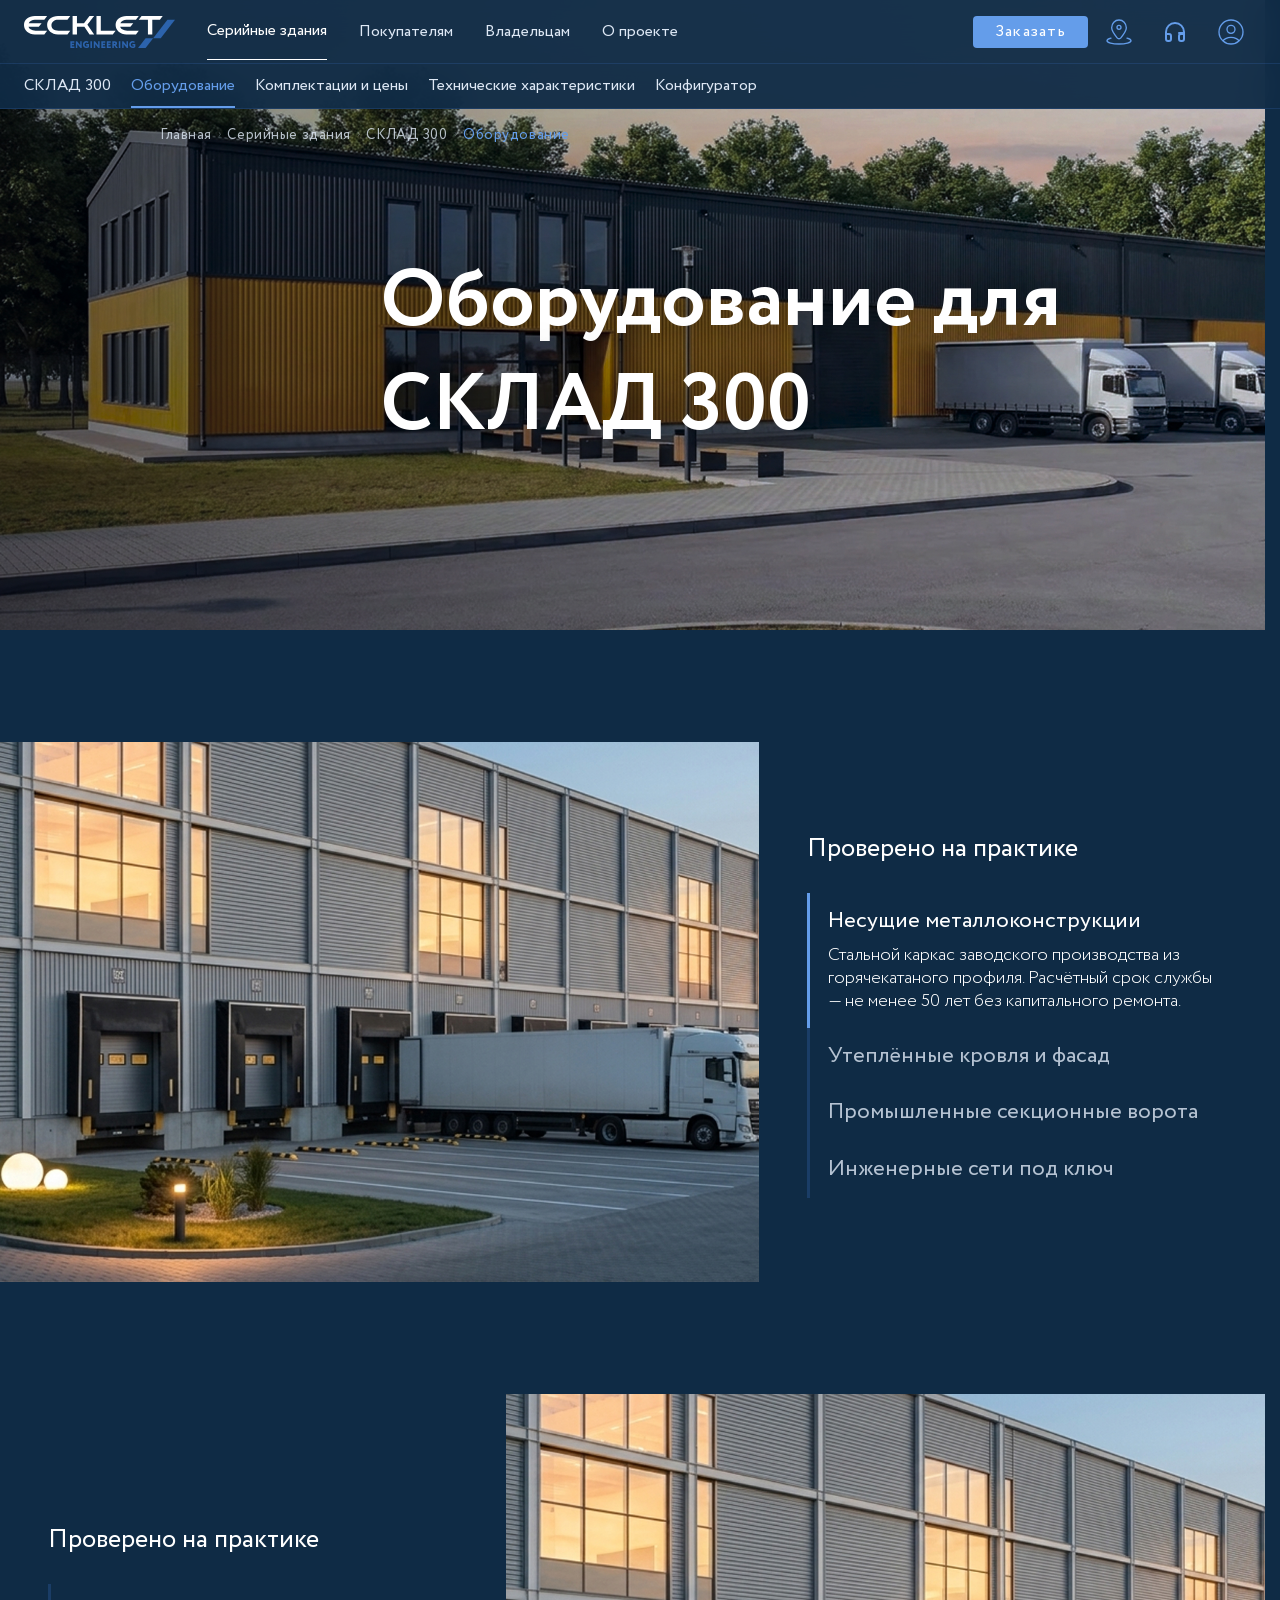
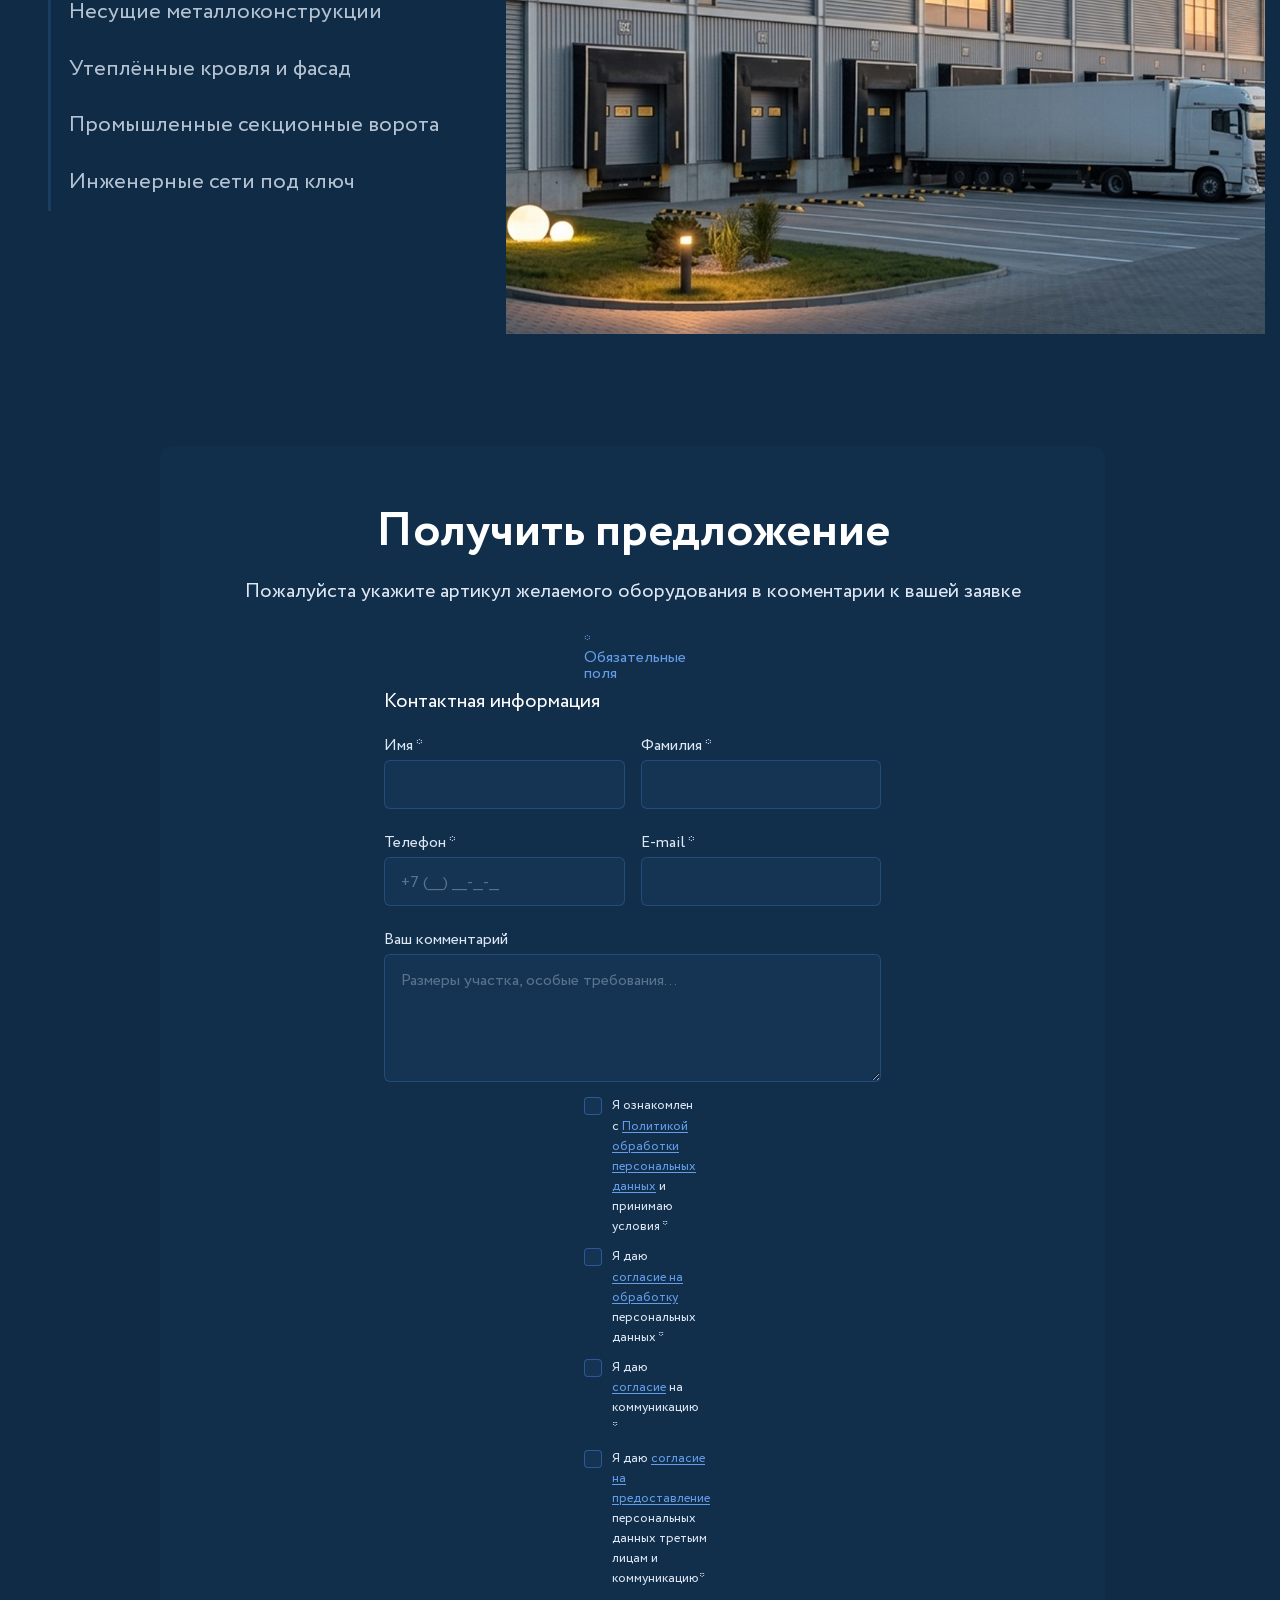
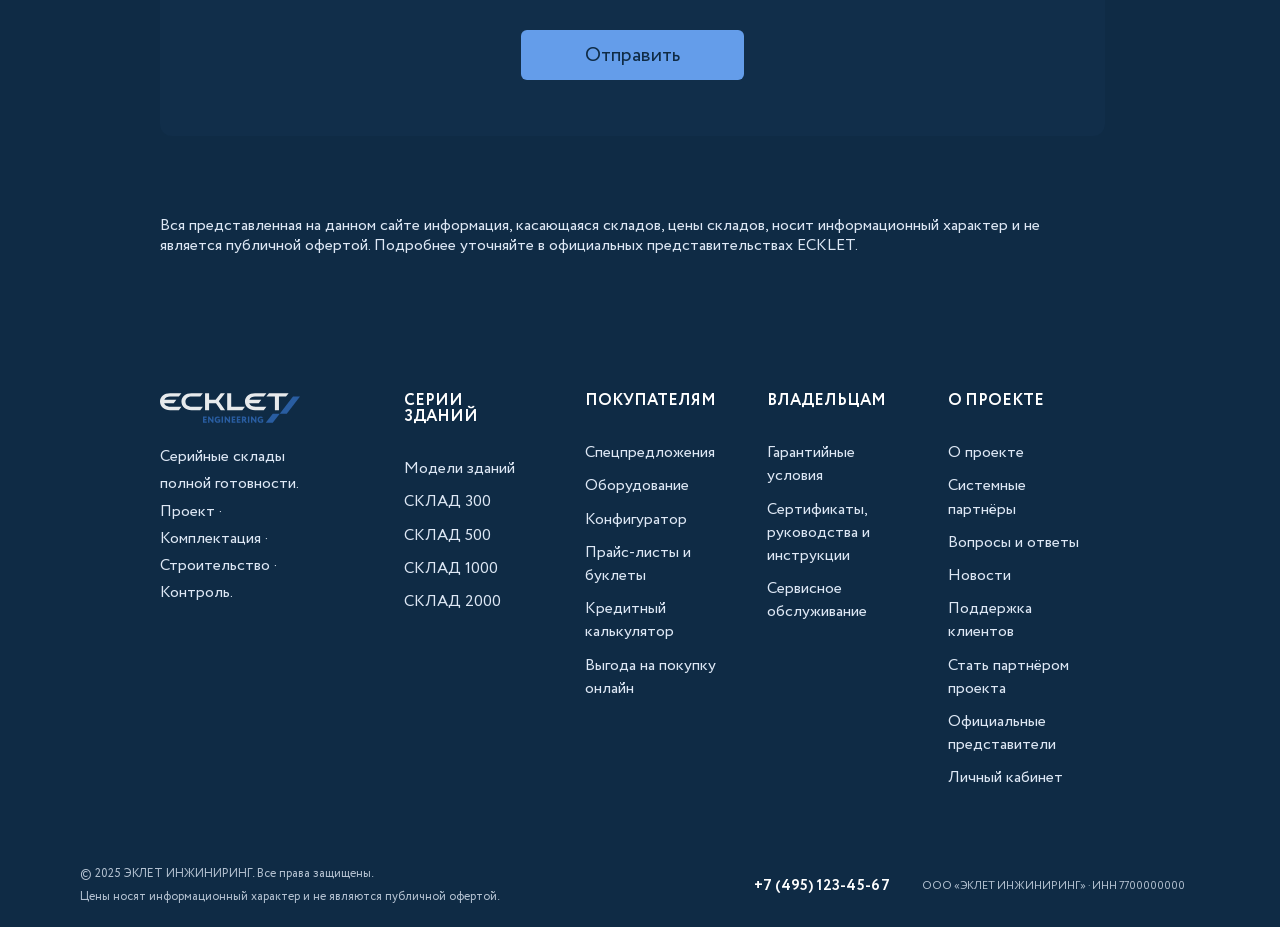
<file: equipment.html>
﻿<!DOCTYPE html>
<html lang="ru">

<head>
  <meta charset="UTF-8">
  <meta name="viewport" content="width=device-width, initial-scale=1.0">
  <title>Оборудование — ЭКЛЕТ ИНЖИНИРИНГ</title>
  <link rel="preload" href="fonts/Circe-Regular.woff2" as="font" type="font/woff2" crossorigin>
  <link rel="preload" href="fonts/Circe-Bold.woff2" as="font" type="font/woff2" crossorigin>
  <link rel="stylesheet" href="styles/styles.css">
  <style>
    #page-content {
      opacity: 0;
      transition: opacity 0.45s ease;
    }

    #page-content.page-visible {
      opacity: 1;
    }
  </style>
</head>

<body>

  <!-- NAV -->
  <nav class="header-nav">
    <a class="nav-logo" href="index.html">
      <svg width="151" height="32" viewBox="0 0 151 32" fill="none" xmlns="http://www.w3.org/2000/svg">
        <path fill-rule="evenodd" clip-rule="evenodd"
          d="M33.9442 3.66504H43.4512L46.2546 0.0148926H33.9442C27.6976 0.0148926 23.127 3.64983 23.127 9.03379C23.127 14.4178 27.6976 18.4025 33.9442 18.4025H43.4512L46.2546 14.7676H36.3667C31.4303 14.7676 27.4386 13.5356 27.4386 9.2163C27.4539 5.59657 30.6381 3.66504 33.9442 3.66504Z"
          fill="white" />
        <path fill-rule="evenodd" clip-rule="evenodd"
          d="M10.8173 3.66535H20.3243L23.1276 0H10.8173C4.57067 0 0 3.63493 0 9.0189C0 14.4029 4.57067 18.3876 10.8173 18.3876H20.3243L23.1276 14.7527H13.2397C8.98899 14.7527 5.4391 13.8249 4.5402 10.8135H14.809L17.6123 7.16341H4.70779C5.6524 4.88207 8.19674 3.68056 10.8173 3.66535Z"
          fill="white" />
        <path fill-rule="evenodd" clip-rule="evenodd"
          d="M76.8035 0.0148926H72.4766V18.4177H88.7786L91.6125 14.7828H76.8035V0.0148926Z" fill="white" />
        <path fill-rule="evenodd" clip-rule="evenodd"
          d="M117.574 0.0148926L114.725 3.66504H123.927V18.4177H128.284V3.66504H135.887L138.721 0.0148926H117.574Z"
          fill="white" />
        <path fill-rule="evenodd" clip-rule="evenodd"
          d="M70.1294 0.0148926H65.4978L59.9978 7.1783H52.9589V0.0148926H48.6016V18.4177H52.9589V10.8284H60.3787L65.5588 18.4025H70.1751L63.4258 8.74482C63.4106 8.76003 70.1294 0.0148926 70.1294 0.0148926Z"
          fill="white" />
        <path fill-rule="evenodd" clip-rule="evenodd"
          d="M102.444 3.66535H111.951L114.755 0H102.444C96.1976 0 91.627 3.63493 91.627 9.0189C91.627 14.4029 96.1976 18.3876 102.444 18.3876H111.951L114.755 14.7527H104.867C100.616 14.7527 97.0661 13.8249 96.1672 10.8135H106.436L109.239 7.16341H96.3348C97.2794 4.88207 99.8237 3.66535 102.444 3.66535Z"
          fill="white" />
        <path fill-rule="evenodd" clip-rule="evenodd" d="M129.152 22.2052L143.443 3.66553H151L136.709 22.2052H129.152Z"
          fill="#2C63AC" />
        <path fill-rule="evenodd" clip-rule="evenodd"
          d="M114.039 31.9994L121.596 22.2048H129.153L121.596 31.9994H114.039Z" fill="#2C63AC" />
        <path
          d="M46.3613 31.8783V25.2168H50.3226V26.6465H47.8849V27.8175H50.0331V29.2472H47.8849V30.4639H50.414V31.8935H46.3613V31.8783ZM57.6814 31.8783H56.4625L53.2935 27.8784V31.8783H51.8614V25.2168H53.0802L56.2492 29.232V25.2168H57.6814V31.8783ZM62.1454 29.5057V28.0761H64.9944V31.057C64.6695 31.3675 64.2791 31.6014 63.8518 31.7414C63.4177 31.9036 62.9592 31.9911 62.4958 32C61.3684 32 60.4847 31.6958 59.8601 31.0723C59.2354 30.4487 58.9154 29.6122 58.9154 28.5628C58.9154 27.5742 59.2202 26.7529 59.8448 26.0989C60.4695 25.4449 61.277 25.1104 62.313 25.1104C63.1814 25.1104 63.9127 25.3385 64.5069 25.81L63.867 27.0419C63.6973 26.8828 63.4944 26.7633 63.2728 26.6921C63.0235 26.6025 62.7607 26.5562 62.4958 26.5552C62.2393 26.5422 61.9828 26.5814 61.7419 26.6703C61.5009 26.7592 61.2806 26.8959 61.0941 27.0723C60.7285 27.4221 60.5609 27.924 60.5609 28.578C60.5478 28.8469 60.5883 29.1156 60.6798 29.3688C60.7713 29.622 60.9121 29.8546 61.0941 30.0533C61.2827 30.2374 61.507 30.381 61.7534 30.4752C61.9997 30.5694 62.2627 30.6121 62.5263 30.6008C62.7341 30.6012 62.9404 30.5652 63.1357 30.4943C63.2965 30.4479 63.4466 30.3704 63.5775 30.2662V29.5361L62.1454 29.5057ZM66.4266 31.8783V25.2168H67.9501V31.8935H66.4266V31.8783ZM75.5984 31.8783H74.3796L71.2106 27.8784V31.8783H69.7784V25.2168H70.9973L74.1663 29.232V25.2168H75.5984V31.8783ZM77.32 31.8783V25.2168H81.2813V26.6465H78.8436V27.8175H80.9918V29.2472H78.8436V30.4639H81.3727V31.8935H77.32V31.8783ZM82.8048 31.8783V25.2168H86.7661V26.6465H84.3284V27.8175H86.4766V29.2472H84.3436V30.4639H86.8727V31.8935H82.8048V31.8783ZM89.8284 31.8783H88.3049V25.2168C88.442 25.2168 88.8534 25.2168 89.5085 25.2016C90.1636 25.1864 90.5293 25.1864 90.575 25.1864C91.4434 25.1864 92.0681 25.3841 92.4642 25.7643C92.8603 26.1446 93.0584 26.6617 93.0584 27.3309C93.0584 28.2434 92.6775 28.8822 91.931 29.2624L93.8811 31.8935H92.0224L90.3922 29.5514H89.8284V31.8783ZM90.4988 26.6312C90.4683 26.6312 90.255 26.6312 89.8284 26.6465V28.1217H90.3769C91.0778 28.1217 91.4129 27.8632 91.4129 27.3461C91.4282 26.8594 91.1082 26.6312 90.4988 26.6312ZM94.8257 31.8783V25.2168H96.3493V31.8935H94.8257V31.8783ZM103.982 31.8783H102.763L99.5945 27.8784V31.8783H98.1623V25.2168H99.3812L102.55 29.232V25.2168H103.982V31.8783ZM108.462 29.5057V28.0761H111.311V31.057C110.986 31.3675 110.595 31.6014 110.168 31.7414C109.734 31.9036 109.275 31.9911 108.812 32C107.685 32 106.801 31.6958 106.176 31.0723C105.552 30.4487 105.232 29.6122 105.232 28.5628C105.232 27.5742 105.536 26.7529 106.161 26.0989C106.786 25.4449 107.593 25.1104 108.629 25.1104C109.498 25.1104 110.229 25.3385 110.823 25.81L110.183 27.0419C110.014 26.8828 109.811 26.7633 109.589 26.6921C109.34 26.6025 109.077 26.5562 108.812 26.5552C108.555 26.5422 108.299 26.5814 108.058 26.6703C107.817 26.7592 107.597 26.8959 107.41 27.0723C107.045 27.4221 106.877 27.924 106.877 28.578C106.864 28.8469 106.904 29.1156 106.996 29.3688C107.087 29.622 107.228 29.8546 107.41 30.0533C107.599 30.2374 107.823 30.381 108.07 30.4752C108.316 30.5694 108.579 30.6121 108.842 30.6008C109.05 30.6012 109.257 30.5652 109.452 30.4943C109.613 30.4479 109.763 30.3704 109.894 30.2662V29.5361L108.462 29.5057Z"
          fill="#2C63AC" />
      </svg>
    </a>

    <ul class="nav-links">
      <li><a href="catalog.html" class="nav-link-active">Серийные здания</a></li>
      <li><a href="buyers.html">Покупателям</a></li>
      <li><a href="owners.html">Владельцам</a></li>
      <li><a href="project.html">О проекте</a></li>
    </ul>

    <div class="nav-right">
      <button type="button" class="cat-nav-cta" onclick="openModal()">Заказать</button>
      <a href="/" class="sales-territory">
        <svg width="32" height="32" viewBox="0 0 32 32" fill="none" xmlns="http://www.w3.org/2000/svg">
          <path
            d="M8 22.1821C5.545 22.7924 4 23.6794 4 24.6667C4 26.5076 9.37258 28 16 28C22.6274 28 28 26.5076 28 24.6667C28 23.6794 26.455 22.7924 24 22.1821M23.3333 11.7778C23.3333 14.6525 20.0489 19.1536 17.8761 21.8167C16.8935 23.021 15.1065 23.021 14.1239 21.8167C11.9511 19.1536 8.66667 14.6525 8.66667 11.7778C8.66667 7.48223 11.9499 4 16 4C20.0501 4 23.3333 7.48223 23.3333 11.7778ZM18 11.3333C18 12.4379 17.1046 13.3333 16 13.3333C14.8954 13.3333 14 12.4379 14 11.3333C14 10.2288 14.8954 9.33333 16 9.33333C17.1046 9.33333 18 10.2288 18 11.3333Z"
            stroke="#649DEA" stroke-width="1.33333" stroke-linecap="round" stroke-linejoin="round" />
        </svg>
      </a>
      <button type="button" class="support-float-btn" aria-label="Открыть поддержку">
        <svg viewBox="0 0 24 24" width="24" height="24" fill="none" stroke="currentColor" stroke-width="2"
          stroke-linecap="round" stroke-linejoin="round">
          <path d="M3 18v-6a9 9 0 0 1 18 0v6"></path>
          <path
            d="M21 19a2 2 0 0 1-2 2h-1a2 2 0 0 1-2-2v-3a2 2 0 0 1 2-2h3zM3 19a2 2 0 0 0 2 2h1a2 2 0 0 0 2-2v-3a2 2 0 0 0-2-2H3z">
          </path>
          <path d="M20 13h-4"></path>
        </svg>
      </button>
      <a href="/" class="lk-button" aria-label="Личный кабинет">
        <svg width="32" height="32" viewBox="0 0 32 32" fill="none" xmlns="http://www.w3.org/2000/svg">
          <path
            d="M23.9379 24.9996C23.4453 23.6843 20.0792 21.3333 16 21.3333C11.9208 21.3333 8.55471 23.6843 8.06205 24.9996M8.06205 24.9996C10.1775 26.8669 12.9564 28 16 28C19.0436 28 21.8225 26.8669 23.9379 24.9996C26.4289 22.8008 28 19.5838 28 16C28 9.37258 22.6274 4 16 4C9.37258 4 4 9.37258 4 16C4 19.5839 5.57106 22.8008 8.06205 24.9996ZM20 13.3333C20 15.5425 18.2091 17.3333 16 17.3333C13.7909 17.3333 12 15.5425 12 13.3333C12 11.1242 13.7909 9.33333 16 9.33333C18.2091 9.33333 20 11.1242 20 13.3333Z"
            stroke-width="1.33333" />
        </svg>
      </a>
    </div>
  </nav>
  <!-- ── SUB NAV ── -->
  <nav class="equip-subnav subnav-shad" id="equipSubnav">
    <ul class="equip-subnav__list">
      <li class="equip-subnav__item">
        <a href="project.html" class="equip-subnav__link" id="equip-subnav-model">СКЛАД 300</a>
      </li>
      <li class="equip-subnav__item">
        <a href="equipment.html" class="equip-subnav__link is-active" id="prj-equip-link">Оборудование</a>
      </li>
      <li class="equip-subnav__item">
        <a href="complete.html" class="equip-subnav__link" id="equip-complete-link">Комплектации и цены</a>
      </li>
      <li class="equip-subnav__item">
        <a href="specs.html" class="equip-subnav__link" id="equip-specs-link">Технические характеристики</a>
      </li>
      <li class="equip-subnav__item">
        <a href="configurator.html" class="equip-subnav__link">Конфигуратор</a>
      </li>
    </ul>
  </nav>

  <div id="page-content">

    <!-- ── HERO ── -->
    <section class="equip-hero equip-subnav-target" id="sec-building">
      <div class="equip-hero__bg">
        <img src="images/project-hero-bg.jpg" alt="Оборудование" class="equip-hero__photo">
      </div>

      <nav class="equip__breadcrumb breadcrumb" aria-label="Хлебные крошки">
        <a href="index.html" class="breadcrumb__item">Главная</a>
        <span class="breadcrumb__sep">›</span>
        <a href="catalog.html" class="breadcrumb__item">Серийные здания</a>
        <span class="breadcrumb__sep">›</span>
        <a href="project.html" class="breadcrumb__item" id="bc-model-link">СКЛАД 300</a>
        <span class="breadcrumb__sep">›</span>
        <span class="breadcrumb__item breadcrumb__item--active">Оборудование</span>
      </nav>

      <div class="equip-hero__content">
        <h1 class="equip-hero__title hero-title"> СКЛАД 300</h1>
      </div>
    </section>

    

    <!-- ── ABOUT MODEL ── -->
    <section class="equip-about">



      <div class="equip-about__split">

        <div class="equip-about__photo">
          <img src="images/project1.jpg" alt="Склад — внешний вид">
        </div>

        <div class="equip-about__features">
          <h3 class="equip-about__feat-title">Проверено на практике</h3>
          <ul class="equip-about__feat-list">

            <li class="equip-about__feat-item">
              <div class="equip-about__feat-name">Несущие металлоконструкции</div>
              <div class="equip-about__feat-desc">Стальной каркас заводского производства из горячекатаного профиля.
                Расчётный срок службы — не менее 50 лет без капитального ремонта.</div>
            </li>

            <li class="equip-about__feat-item">
              <div class="equip-about__feat-name">Утеплённые кровля и фасад</div>
              <div class="equip-about__feat-desc">Сэндвич-панели с пенополиуретановым наполнителем толщиной 100–150 мм.
                Соответствуют нормам теплосопротивления для всех климатических зон РФ.</div>
            </li>

            <li class="equip-about__feat-item">
              <div class="equip-about__feat-name">Промышленные секционные ворота</div>
              <div class="equip-about__feat-desc">Ворота Hormann или аналог с электроприводом, калиткой и системой
                защиты
                от случайного закрытия. Проём под технику высотой до 4,2 м.</div>
            </li>

            <li class="equip-about__feat-item">
              <div class="equip-about__feat-name">Инженерные сети под ключ</div>
              <div class="equip-about__feat-desc">Электроснабжение, освещение, вентиляция, пожарная сигнализация и
                система
                пожаротушения — всё проектируется и монтируется в рамках одного контракта.</div>
            </li>

          </ul>
        </div>

      </div>

    </section>
    <section class="equip-about equip-about-left">



      <div class="equip-about__split">
        <div class="equip-about__features">
          <h3 class="equip-about__feat-title">Проверено на практике</h3>
          <ul class="equip-about__feat-list">

            <li class="equip-about__feat-item">
              <div class="equip-about__feat-name">Несущие металлоконструкции</div>
              <div class="equip-about__feat-desc">Стальной каркас заводского производства из горячекатаного профиля.
                Расчётный срок службы — не менее 50 лет без капитального ремонта.</div>
            </li>

            <li class="equip-about__feat-item">
              <div class="equip-about__feat-name">Утеплённые кровля и фасад</div>
              <div class="equip-about__feat-desc">Сэндвич-панели с пенополиуретановым наполнителем толщиной 100–150 мм.
                Соответствуют нормам теплосопротивления для всех климатических зон РФ.</div>
            </li>

            <li class="equip-about__feat-item">
              <div class="equip-about__feat-name">Промышленные секционные ворота</div>
              <div class="equip-about__feat-desc">Ворота Hormann или аналог с электроприводом, калиткой и системой
                защиты
                от случайного закрытия. Проём под технику высотой до 4,2 м.</div>
            </li>

            <li class="equip-about__feat-item">
              <div class="equip-about__feat-name">Инженерные сети под ключ</div>
              <div class="equip-about__feat-desc">Электроснабжение, освещение, вентиляция, пожарная сигнализация и
                система
                пожаротушения — всё проектируется и монтируется в рамках одного контракта.</div>
            </li>

          </ul>
        </div>
        <div class="equip-about__photo">
          <img src="images/project1.jpg" alt="Склад — внешний вид">
        </div>



      </div>

    </section>



    <!-- ── CTA FORM ── -->
    <section class="cta-form" id="sec-cta">
      <div class="cta-form__inner">
        <h2 class="cta-form__title">Получить предложение</h2>
        <p class="cta-form__subtitle">Пожалуйста укажите артикул желаемого оборудования в кооментарии к вашей
          заявке</p>
        




        <!-- Контакты -->
        <div class="cta-form__group">
          <p class="cta-form__required">* Обязательные поля</p>
          <div class="cta-form__group-label">Контактная информация</div>
          <div class="cta-form__fields-row">
            <div class="cta-form__field">
              <label class="cta-form__field-label">Имя *</label>
              <input class="cta-form__input" type="text" placeholder="">
            </div>
            <div class="cta-form__field">
              <label class="cta-form__field-label">Фамилия *</label>
              <input class="cta-form__input" type="text" placeholder="">
            </div>
          </div>
          <div class="cta-form__fields-row">
            <div class="cta-form__field">
              <label class="cta-form__field-label">Телефон *</label>
              <input class="cta-form__input" type="tel" placeholder="+7 (___) ___-__-__">
            </div>
            <div class="cta-form__field">
              <label class="cta-form__field-label">E-mail *</label>
              <input class="cta-form__input" type="email" placeholder="">
            </div>
          </div>
          <div class="cta-form__field cta-form__field--full">
            <label class="cta-form__field-label">Ваш комментарий</label>
            <textarea class="cta-form__input cta-form__textarea" rows="4"
              placeholder="Размеры участка, особые требования..."></textarea>
          </div>
           <!-- Согласия -->
        <div class="cta-form__consents">
          <label class="cta-form__consent">
            <input type="checkbox" class="cta-form__checkbox">
            <span>Я ознакомлен с <a href="#">Политикой обработки персональных данных</a> и принимаю условия *</span>
          </label>
          <label class="cta-form__consent">
            <input type="checkbox" class="cta-form__checkbox">
            <span>Я даю <a href="#">согласие на обработку</a> персональных данных *</span>
          </label>
          <label class="cta-form__consent">
            <input type="checkbox" class="cta-form__checkbox">
            <span>Я даю <a href="#">согласие</a> на коммуникацию *</span>
          </label>
          <label class="cta-form__consent">
            <input type="checkbox" class="cta-form__checkbox">
            <span>Я даю <a href="#">согласие на предоставление</a> персональных данных третьим лицам и
              коммуникацию*</span>
          </label>
        </div>
        </div>

       

        <!-- Кнопка -->
        <div class="cta-form__submit-wrap">
          <button class="cta-form__submit" onclick="submitCtaForm(event)">Отправить</button>
        </div>

      </div>
    </section>


    <!-- ── FOOTER ── -->
    <footer class="site-footer">
      <div class="site-footer__disclaimer">Вся представленная на данном сайте информация, касающаяся складов, цены
        складов, носит информационный характер и не является публичной офертой. Подробнее уточняйте в официальных представительствах ECKLET.</div>
      <div class="site-footer__top">

        <!-- Логотип + CTA -->
        <div class="site-footer__brand">
          <a href="index.html" class="site-footer__logo">
            <svg width="140" height="30" viewBox="0 0 151 32" fill="none" xmlns="http://www.w3.org/2000/svg">
              <path fill-rule="evenodd" clip-rule="evenodd"
                d="M33.9442 3.66504H43.4512L46.2546 0.0148926H33.9442C27.6976 0.0148926 23.127 3.64983 23.127 9.03379C23.127 14.4178 27.6976 18.4025 33.9442 18.4025H43.4512L46.2546 14.7676H36.3667C31.4303 14.7676 27.4386 13.5356 27.4386 9.2163C27.4539 5.59657 30.6381 3.66504 33.9442 3.66504Z"
                fill="white" />
              <path fill-rule="evenodd" clip-rule="evenodd"
                d="M10.8173 3.66535H20.3243L23.1276 0H10.8173C4.57067 0 0 3.63493 0 9.0189C0 14.4029 4.57067 18.3876 10.8173 18.3876H20.3243L23.1276 14.7527H13.2397C8.98899 14.7527 5.4391 13.8249 4.5402 10.8135H14.809L17.6123 7.16341H4.70779C5.6524 4.88207 8.19674 3.68056 10.8173 3.66535Z"
                fill="white" />
              <path fill-rule="evenodd" clip-rule="evenodd"
                d="M76.8035 0.0148926H72.4766V18.4177H88.7786L91.6125 14.7828H76.8035V0.0148926Z" fill="white" />
              <path fill-rule="evenodd" clip-rule="evenodd"
                d="M117.574 0.0148926L114.725 3.66504H123.927V18.4177H128.284V3.66504H135.887L138.721 0.0148926H117.574Z"
                fill="white" />
              <path fill-rule="evenodd" clip-rule="evenodd"
                d="M70.1294 0.0148926H65.4978L59.9978 7.1783H52.9589V0.0148926H48.6016V18.4177H52.9589V10.8284H60.3787L65.5588 18.4025H70.1751L63.4258 8.74482C63.4106 8.76003 70.1294 0.0148926 70.1294 0.0148926Z"
                fill="white" />
              <path fill-rule="evenodd" clip-rule="evenodd"
                d="M102.444 3.66535H111.951L114.755 0H102.444C96.1976 0 91.627 3.63493 91.627 9.0189C91.627 14.4029 96.1976 18.3876 102.444 18.3876H111.951L114.755 14.7527H104.867C100.616 14.7527 97.0661 13.8249 96.1672 10.8135H106.436L109.239 7.16341H96.3348C97.2794 4.88207 99.8237 3.66535 102.444 3.66535Z"
                fill="white" />
              <path fill-rule="evenodd" clip-rule="evenodd"
                d="M129.152 22.2052L143.443 3.66553H151L136.709 22.2052H129.152Z" fill="#2C63AC" />
              <path fill-rule="evenodd" clip-rule="evenodd"
                d="M114.039 31.9994L121.596 22.2048H129.153L121.596 31.9994H114.039Z" fill="#2C63AC" />
              <path d="M46.3613 31.8783V25.2168H50.3226V26.6465H47.8849V27.8175H50.0331V29.2472H47.8849V30.4639H50.414V31.8935H46.3613V31.8783ZM57.6814 31.8783H56.4625L53.2935 27.8784V31.8783H51.8614V25.2168H53.0802L56.2492 29.232V25.2168H57.6814V31.8783ZM62.1454 29.5057V28.0761H64.9944V31.057C64.6695 31.3675 64.2791 31.6014 63.8518 31.7414C63.4177 31.9036 62.9592 31.9911 62.4958 32C61.3684 32 60.4847 31.6958 59.8601 31.0723C59.2354 30.4487 58.9154 29.6122 58.9154 28.5628C58.9154 27.5742 59.2202 26.7529 59.8448 26.0989C60.4695 25.4449 61.277 25.1104 62.313 25.1104C63.1814 25.1104 63.9127 25.3385 64.5069 25.81L63.867 27.0419C63.6973 26.8828 63.4944 26.7633 63.2728 26.6921C63.0235 26.6025 62.7607 26.5562 62.4958 26.5552C62.2393 26.5422 61.9828 26.5814 61.7419 26.6703C61.5009 26.7592 61.2806 26.8959 61.0941 27.0723C60.7285 27.4221 60.5609 27.924 60.5609 28.578C60.5478 28.8469 60.5883 29.1156 60.6798 29.3688C60.7713 29.622 60.9121 29.8546 61.0941 30.0533C61.2827 30.2374 61.507 30.381 61.7534 30.4752C61.9997 30.5694 62.2627 30.6121 62.5263 30.6008C62.7341 30.6012 62.9404 30.5652 63.1357 30.4943C63.2965 30.4479 63.4466 30.3704 63.5775 30.2662V29.5361L62.1454 29.5057ZM66.4266 31.8783V25.2168H67.9501V31.8935H66.4266V31.8783ZM75.5984 31.8783H74.3796L71.2106 27.8784V31.8783H69.7784V25.2168H70.9973L74.1663 29.232V25.2168H75.5984V31.8783ZM77.32 31.8783V25.2168H81.2813V26.6465H78.8436V27.8175H80.9918V29.2472H78.8436V30.4639H81.3727V31.8935H77.32V31.8783ZM82.8048 31.8783V25.2168H86.7661V26.6465H84.3284V27.8175H86.4766V29.2472H84.3436V30.4639H86.8727V31.8935H82.8048V31.8783ZM89.8284 31.8783H88.3049V25.2168C88.442 25.2168 88.8534 25.2168 89.5085 25.2016C90.1636 25.1864 90.5293 25.1864 90.575 25.1864C91.4434 25.1864 92.0681 25.3841 92.4642 25.7643C92.8603 26.1446 93.0584 26.6617 93.0584 27.3309C93.0584 28.2434 92.6775 28.8822 91.931 29.2624L93.8811 31.8935H92.0224L90.3922 29.5514H89.8284V31.8783ZM90.4988 26.6312C90.4683 26.6312 90.255 26.6312 89.8284 26.6465V28.1217H90.3769C91.0778 28.1217 91.4129 27.8632 91.4129 27.3461C91.4282 26.8594 91.1082 26.6312 90.4988 26.6312ZM94.8257 31.8783V25.2168H96.3493V31.8935H94.8257V31.8783ZM103.982 31.8783H102.763L99.5945 27.8784V31.8783H98.1623V25.2168H99.3812L102.55 29.232V25.2168H103.982V31.8783ZM108.462 29.5057V28.0761H111.311V31.057C110.986 31.3675 110.595 31.6014 110.168 31.7414C109.734 31.9036 109.275 31.9911 108.812 32C107.685 32 106.801 31.6958 106.176 31.0723C105.552 30.4487 105.232 29.6122 105.232 28.5628C105.232 27.5742 105.536 26.7529 106.161 26.0989C106.786 25.4449 107.593 25.1104 108.629 25.1104C109.498 25.1104 110.229 25.3385 110.823 25.81L110.183 27.0419C110.014 26.8828 109.811 26.7633 109.589 26.6921C109.34 26.6025 109.077 26.5562 108.812 26.5552C108.555 26.5422 108.299 26.5814 108.058 26.6703C107.817 26.7592 107.597 26.8959 107.41 27.0723C107.045 27.4221 106.877 27.924 106.877 28.578C106.864 28.8469 106.904 29.1156 106.996 29.3688C107.087 29.622 107.228 29.8546 107.41 30.0533C107.599 30.2374 107.823 30.381 108.07 30.4752C108.316 30.5694 108.579 30.6121 108.842 30.6008C109.05 30.6012 109.257 30.5652 109.452 30.4943C109.613 30.4479 109.763 30.3704 109.894 30.2662V29.5361L108.462 29.5057Z" fill="#2C63AC"/>
            </svg>
          </a>
          <p class="site-footer__tagline">Серийные склады полной готовности.<br>Проект · Комплектация · Строительство ·
            Контроль.</p>
          
        </div>

        <!-- Серии зданий -->
        <div class="site-footer__col">
          <div class="site-footer__col-title">Серии зданий</div>
          <ul class="site-footer__list">
            <li><a href="catalog.html">Модели зданий</a></li>
            <li><a href="sclad.html?model=0">СКЛАД 300</a></li>
            <li><a href="sclad.html?model=1">СКЛАД 500</a></li>
            <li><a href="sclad.html?model=2">СКЛАД 1000</a></li>
            <li><a href="sclad.html?model=3">СКЛАД 2000</a></li>
          </ul>
        </div>

        <!-- Покупателям -->
        <div class="site-footer__col">
          <div class="site-footer__col-title">Покупателям</div>
          <ul class="site-footer__list">
            <li><a href="#">Спецпредложения</a></li>
            <li><a href="equipment.html">Оборудование</a></li>
            <li><a href="configurator.html">Конфигуратор</a></li>
            <li><a href="#">Прайс-листы и буклеты</a></li>
            <li><a href="#">Кредитный калькулятор</a></li>
            <li><a href="#">Выгода на покупку онлайн</a></li>
          </ul>
        </div>

        <!-- Владельцам -->
        <div class="site-footer__col">
          <div class="site-footer__col-title">Владельцам</div>
          <ul class="site-footer__list">
            <li><a href="#">Гарантийные условия</a></li>
            <li><a href="#">Сертификаты, руководства и инструкции</a></li>
            <li><a href="#">Сервисное обслуживание</a></li>
          </ul>
        </div>

        <!-- О проекте -->
        <div class="site-footer__col">
          <div class="site-footer__col-title">О проекте</div>
          <ul class="site-footer__list">
            <li><a href="project.html">О проекте</a></li>
            <li><a href="#">Системные партнёры</a></li>
            <li><a href="#">Вопросы и ответы</a></li>
            <li><a href="#">Новости</a></li>
            <li><a href="#">Поддержка клиентов</a></li>
            <li><a href="#">Стать партнёром проекта</a></li>
            <li><a href="#">Официальные представители</a></li>
            <li><a href="#">Личный кабинет</a></li>
          </ul>
        </div>

      </div><!-- /top -->

      <div class="site-footer__bottom">
        <div class="site-footer__bottom-left">
          <span>© 2025 ЭКЛЕТ ИНЖИНИРИНГ. Все права защищены.</span>
          <span>Цены носят информационный характер и не являются публичной офертой.</span>
        </div>
        <div class="site-footer__bottom-right">
          <a href="tel:+74951234567" class="site-footer__phone">+7 (495) 123-45-67</a>
          <span class="site-footer__requisites">ООО «ЭКЛЕТ ИНЖИНИРИНГ» · ИНН 7700000000</span>
        </div>
      </div>

    </footer>

    <!-- MODAL -->
    <div class="modal-overlay" id="modalOverlay" onclick="closeModalOutside(event)">
      <div class="modal">
        <button class="modal-close" onclick="closeModal()">✕</button>
        <h3>ПОЛУЧИТЬ КП</h3>
        <p>Пришлём коммерческое предложение в течение 24 часов. Без спама.</p>
        <div class="form-group">
          <label>Имя</label>
          <input type="text" placeholder="Иван Иванов">
        </div>
        <div class="form-group">
          <label>Телефон</label>
          <input type="tel" placeholder="+7 (___) ___-__-__">
        </div>
        <div class="form-group">
          <label>Интересующая модель</label>
          <select>
            <option selected>СКЛАД 300 — от 24 900 000 ₽</option>
            <option>СКЛАД 500 — от 42 500 000 ₽</option>
            <option>СКЛАД 1000 — от 79 000 000 ₽</option>
            <option>СКЛАД 2000 — от 148 000 000 ₽</option>
          </select>
        </div>
        <div class="form-group">
          <label>Комментарий</label>
          <input type="text" placeholder="Размеры участка, особые требования...">
        </div>
      </div>
    </div>

  </div><!-- /page-content -->

  <script src="js/common.js"></script>
  <script src="js/main.js"></script>
  <script>
    function openModal() { document.getElementById('modalOverlay').classList.add('open'); }
    function closeModal() { document.getElementById('modalOverlay').classList.remove('open'); }
    function closeModalOutside(e) { if (e.target === document.getElementById('modalOverlay')) closeModal(); }
    function submitModal() { closeModal(); alert('✅ Заявка принята! Пришлём КП в течение 24 часов.'); }

    // ── Данные моделей (совпадают с catalog.html и configurator.html) ──
    var equip_MODELS = [
      { id: 0, name: 'СКЛАД 300', tag: 'С выгодной ценой от 83 000 ₽/м²', price: 'от 24 900 000 ₽' },
      { id: 1, name: 'СКЛАД 500', tag: 'С выгодной ценой', price: 'от 83 000 ₽/м²' },
      { id: 2, name: 'СКЛАД 1000', tag: 'С выгодной ценой', price: 'от 83 000 ₽/м²' },
      { id: 3, name: 'СКЛАД 2000', tag: 'С выгодной ценой', price: 'от 83 000 ₽/м²' },
    ];

    // ── Читаем ?model= из URL и обновляем страницу ──
    (function () {
      var param = new URLSearchParams(window.location.search).get('model');
      var idx = parseInt(param, 10);
      if (isNaN(idx) || idx < 0 || idx > 3) idx = 0; // по умолчанию СКЛАД 300

      var m = equip_MODELS[idx];

      // Первая ссылка субнава — название модели
      var firstLink = document.getElementById('equip-subnav-model');
      if (firstLink) {
        firstLink.textContent = m.name;
        firstLink.href = 'sclad.html?model=' + idx;
      }

      // Заголовок героя и title вкладки
      var elTitle = document.querySelector('.equip-hero__title');
      if (elTitle) elTitle.textContent = 'Оборудование для ' + m.name;
      document.title = 'Оборудование для ' + m.name + ' — ЭКЛЕТ ИНЖИНИРИНГ';

      // Хлебная крошка — ссылка на model-страницу
      var elBcLink = document.getElementById('bc-model-link');
      if (elBcLink) {
        elBcLink.textContent = m.name;
        elBcLink.href = 'sclad.html?model=' + idx;
      }

      // Ссылка «Комплектации и цены» в субнаве — добавляем ?model=
      var elCompleteLink = document.getElementById('equip-complete-link');
      if (elCompleteLink) elCompleteLink.href = 'complete.html?model=' + idx;

      // Ссылка «Технические характеристики» в субнаве — добавляем ?model=
      var elSpecsLink = document.getElementById('equip-specs-link');
      if (elSpecsLink) elSpecsLink.href = 'specs.html?model=' + idx;
    })();

    // ── Аккордион в блоке .equip-about__features ──
    (function () {
      var items = document.querySelectorAll('.equip-about__feat-item');

      function openItem(item) {
        var desc = item.querySelector('.equip-about__feat-desc');
        if (!desc) return;
        item.classList.add('is-open');
        // Ставим точную высоту контента — без прыжка
        desc.style.maxHeight = desc.scrollHeight + 'px';
      }

      function closeItem(item) {
        // Трогаем только реально открытые — иначе rAF перебьёт openItem
        if (!item.classList.contains('is-open')) return;
        var desc = item.querySelector('.equip-about__feat-desc');
        if (!desc) return;
        // Фиксируем текущую высоту, затем в следующем кадре обнуляем
        desc.style.maxHeight = desc.scrollHeight + 'px';
        requestAnimationFrame(function () {
          desc.style.maxHeight = '0px';
        });
        item.classList.remove('is-open');
      }

      // Первый пункт открыт по умолчанию
      if (items.length) openItem(items[0]);

      items.forEach(function (item) {
        item.addEventListener('click', function () {
          var isOpen = item.classList.contains('is-open');
          // Закрываем только те, что открыты
          items.forEach(closeItem);
          // Если был закрыт — открываем
          if (!isOpen) openItem(item);
        });
      });
    })();

    // ── Хотспоты поверх 360° iframe ──
    (function () {
      var hotspots = document.querySelectorAll('.equip-360__hotspot');
      hotspots.forEach(function (hs) {
        hs.querySelector('.equip-360__dot').addEventListener('click', function (e) {
          e.stopPropagation();
          var isOpen = hs.classList.contains('is-open');
          hotspots.forEach(function (h) { h.classList.remove('is-open'); });
          if (!isOpen) hs.classList.add('is-open');
        });
      });
      // Клик в любое место закрывает тултипы
      document.addEventListener('click', function () {
        hotspots.forEach(function (h) { h.classList.remove('is-open'); });
      });
    })();

    // ── CTA form — переключатели комплектаций ──
    (function () {
      var toggles = document.querySelectorAll('#ctaLevelToggles .cta-form__toggle');
      toggles.forEach(function (btn) {
        btn.addEventListener('click', function () {
          toggles.forEach(function (b) { b.classList.remove('cta-form__toggle--active'); });
          btn.classList.add('cta-form__toggle--active');
        });
      });
    })();

    // ── CTA form — свотчи цветов ──
    (function () {
      document.querySelectorAll('.cta-form__swatches').forEach(function (group) {
        var swatches = group.querySelectorAll('.cta-form__swatch');
        var targetId = group.dataset.target;
        var nameEl = document.getElementById(targetId);
        swatches.forEach(function (sw) {
          sw.addEventListener('click', function () {
            swatches.forEach(function (s) { s.classList.remove('cta-form__swatch--active'); });
            sw.classList.add('cta-form__swatch--active');
            if (nameEl) nameEl.textContent = sw.dataset.color;
          });
        });
      });
    })();

    function submitCtaForm(e) {
      e.preventDefault();
      var consents = document.querySelectorAll('.cta-form__checkbox');
      var allChecked = true;
      consents.forEach(function (c) { if (!c.checked) allChecked = false; });
      if (!allChecked) { alert('Пожалуйста, подтвердите все необходимые согласия.'); return; }
      alert('✅ Заявка принята! Пришлём предложение в течение 24 часов.');
    }

    // ── Sub-nav scroll spy ──
    (function () {
      // «Оборудование» всегда активна (is-active прописан статично).
      const sections = ['sec-cta'];
      const links = document.querySelectorAll('.equip-subnav__link[data-section]');

      function setActive(id) {
        links.forEach(function (link) {
          const isActive = link.dataset.section === id;
          link.classList.toggle('is-active', isActive);
        });
      }

      function onScroll() {
        const scrollY = window.scrollY + window.innerHeight * 0.35;
        let current = sections[0];
        sections.forEach(function (id) {
          const el = document.getElementById(id);
          if (el && el.offsetTop <= scrollY) current = id;
        });
        setActive(current);
      }

      window.addEventListener('scroll', onScroll, { passive: true });
      onScroll();
    })();
  </script>

</body>

</html>
</file>
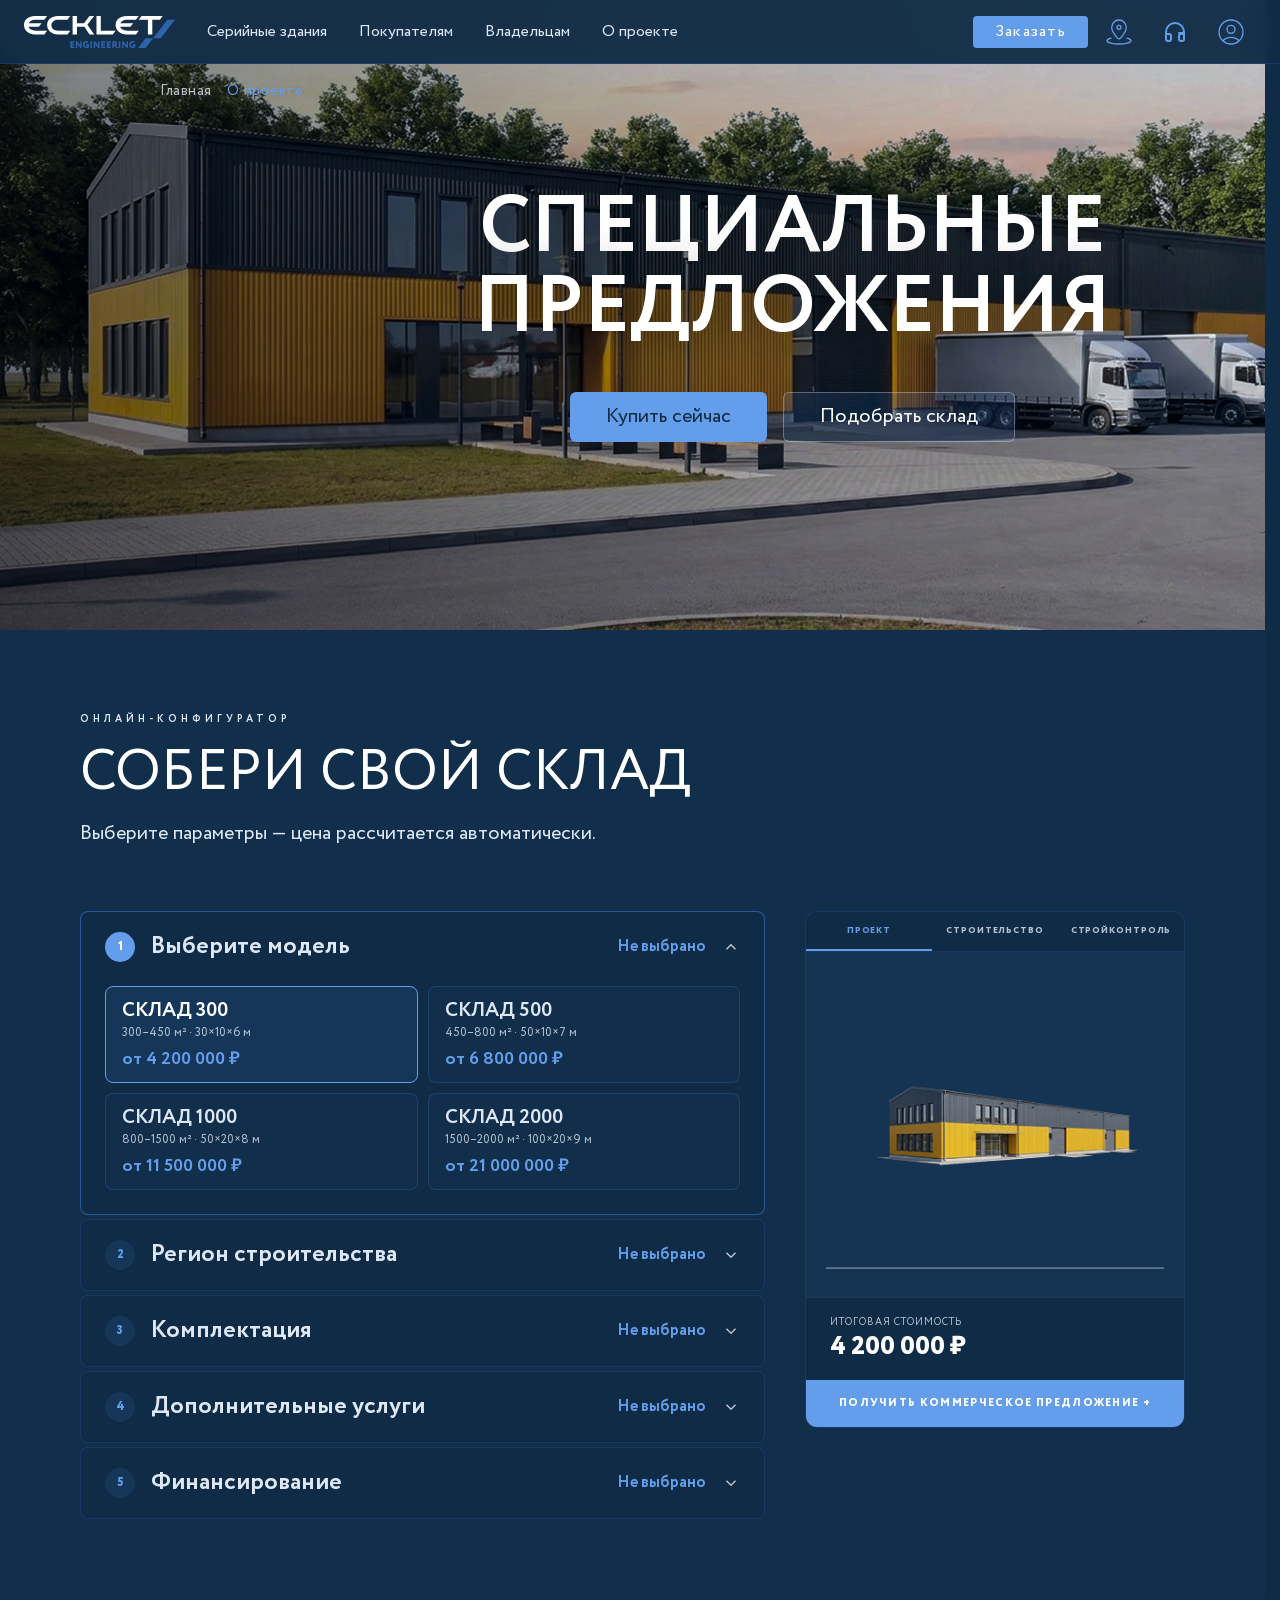
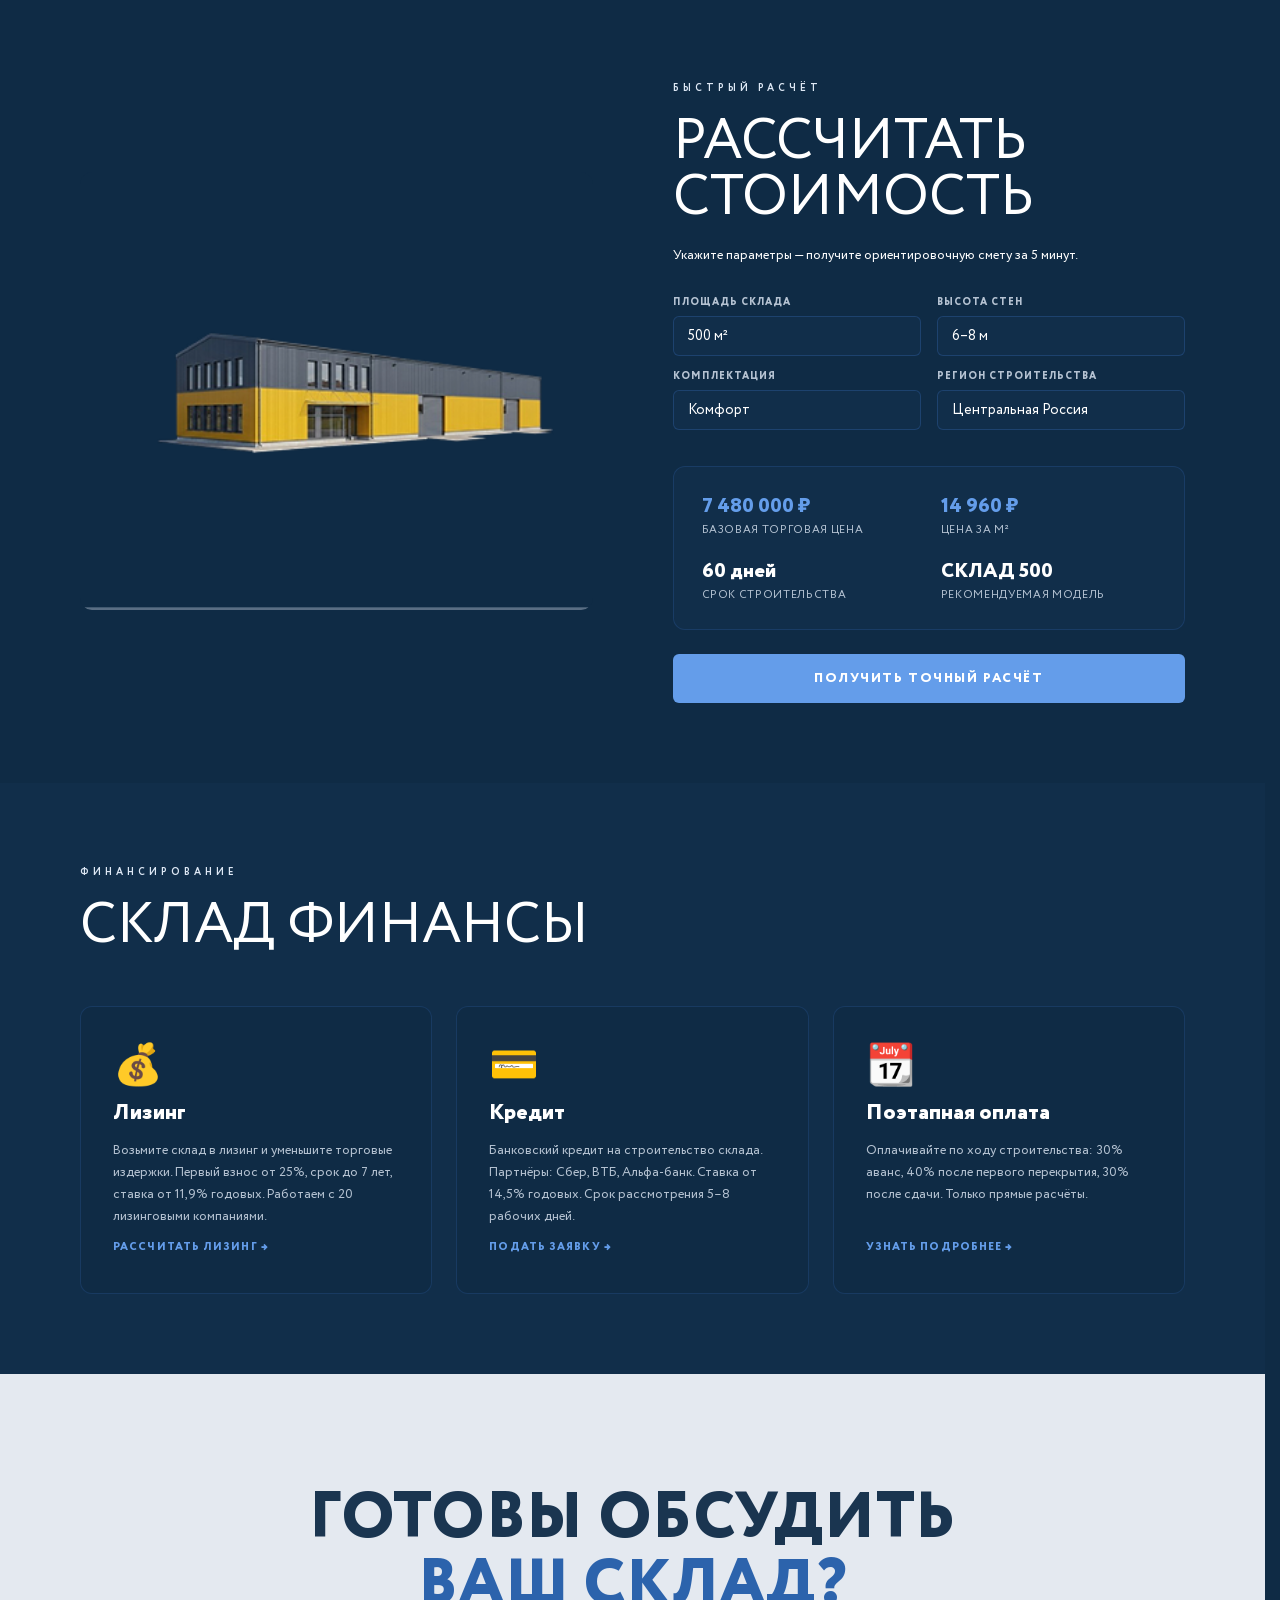
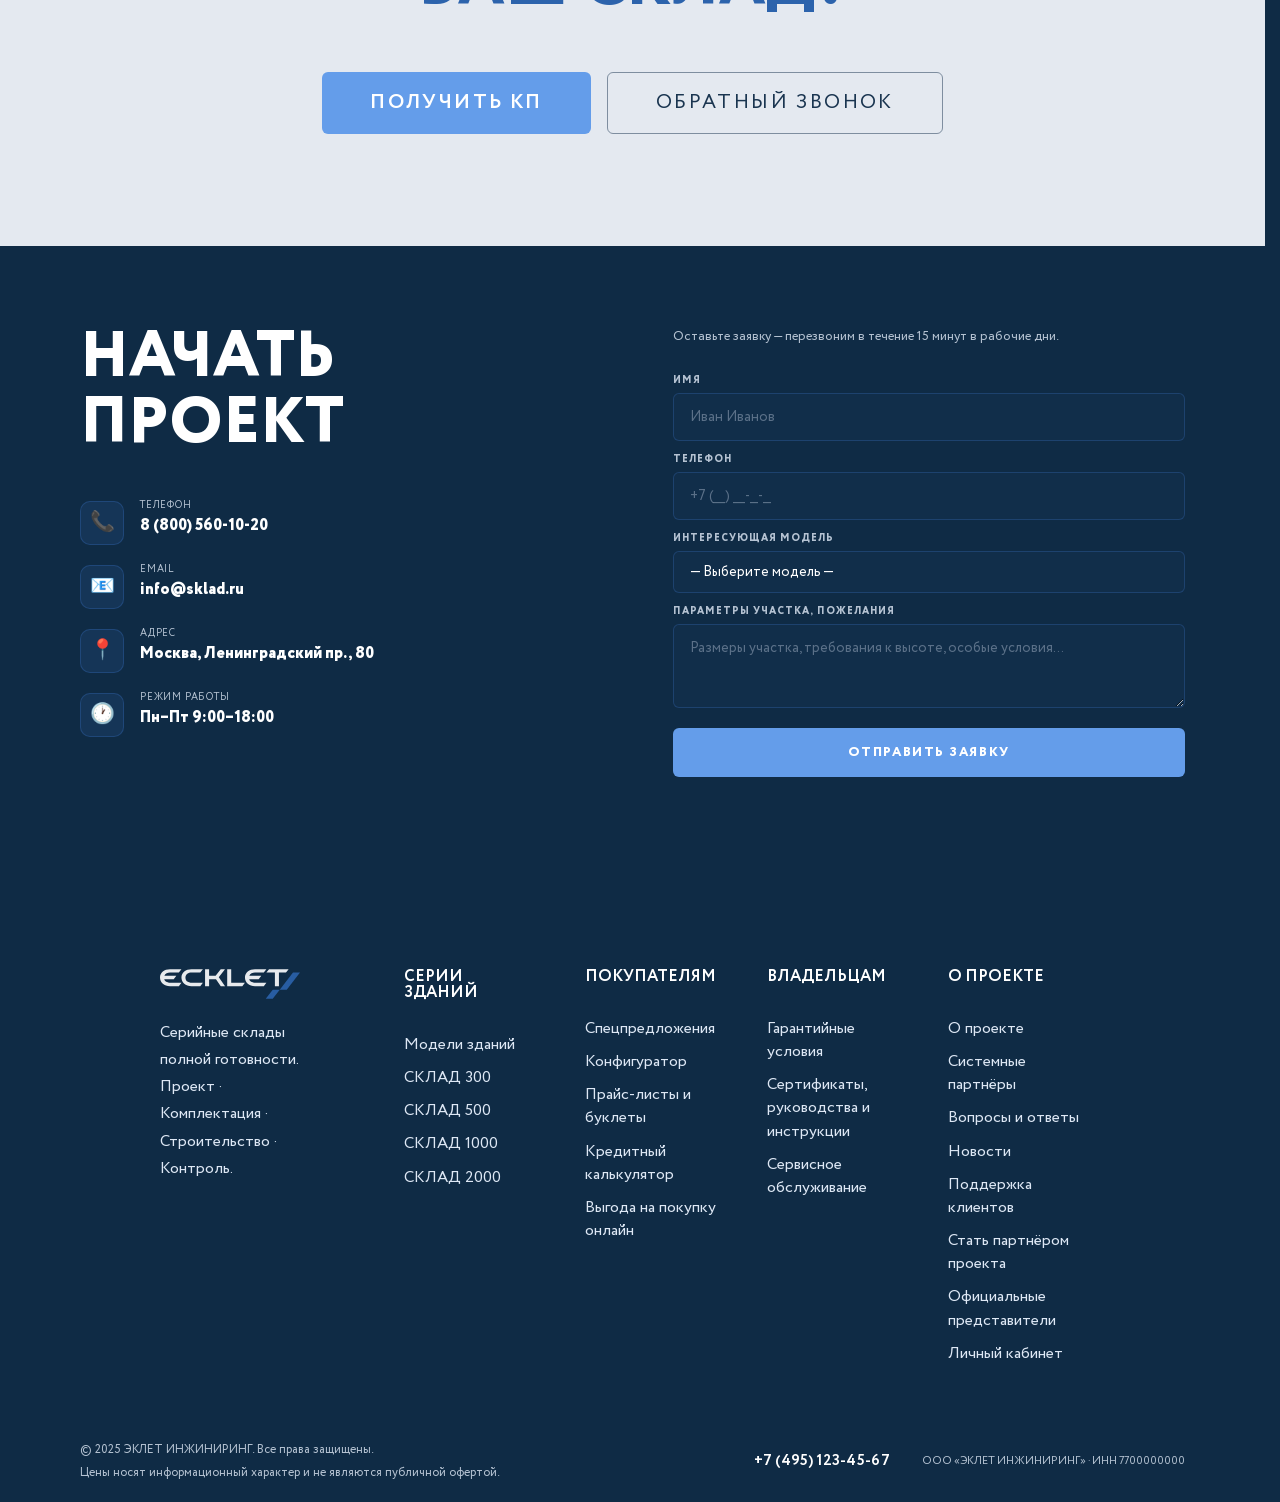
<file: offer.html>
﻿<!DOCTYPE html>
<html lang="ru">

<head>
  <meta charset="UTF-8">
  <meta name="viewport" content="width=device-width, initial-scale=1.0">
  <title>Специальное предложение — ЭКЛЕТ ИНЖИНИРИНГ</title>
  <link rel="preload" href="fonts/Circe-Regular.woff2" as="font" type="font/woff2" crossorigin>
  <link rel="preload" href="fonts/Circe-Bold.woff2" as="font" type="font/woff2" crossorigin>
  <link rel="stylesheet" href="styles/styles.css">
  <style>
    #page-content { opacity: 0; transition: opacity 0.45s ease; }
    #page-content.page-visible { opacity: 1; }
  </style>
</head>

<body>

  <!-- NAV -->
  <nav class="header-nav header-nav-shad">
    <a class="nav-logo" href="index.html">
      <svg width="151" height="32" viewBox="0 0 151 32" fill="none" xmlns="http://www.w3.org/2000/svg">
        <path fill-rule="evenodd" clip-rule="evenodd" d="M33.9442 3.66504H43.4512L46.2546 0.0148926H33.9442C27.6976 0.0148926 23.127 3.64983 23.127 9.03379C23.127 14.4178 27.6976 18.4025 33.9442 18.4025H43.4512L46.2546 14.7676H36.3667C31.4303 14.7676 27.4386 13.5356 27.4386 9.2163C27.4539 5.59657 30.6381 3.66504 33.9442 3.66504Z" fill="white"/>
        <path fill-rule="evenodd" clip-rule="evenodd" d="M10.8173 3.66535H20.3243L23.1276 0H10.8173C4.57067 0 0 3.63493 0 9.0189C0 14.4029 4.57067 18.3876 10.8173 18.3876H20.3243L23.1276 14.7527H13.2397C8.98899 14.7527 5.4391 13.8249 4.5402 10.8135H14.809L17.6123 7.16341H4.70779C5.6524 4.88207 8.19674 3.68056 10.8173 3.66535Z" fill="white"/>
        <path fill-rule="evenodd" clip-rule="evenodd" d="M76.8035 0.0148926H72.4766V18.4177H88.7786L91.6125 14.7828H76.8035V0.0148926Z" fill="white"/>
        <path fill-rule="evenodd" clip-rule="evenodd" d="M117.574 0.0148926L114.725 3.66504H123.927V18.4177H128.284V3.66504H135.887L138.721 0.0148926H117.574Z" fill="white"/>
        <path fill-rule="evenodd" clip-rule="evenodd" d="M70.1294 0.0148926H65.4978L59.9978 7.1783H52.9589V0.0148926H48.6016V18.4177H52.9589V10.8284H60.3787L65.5588 18.4025H70.1751L63.4258 8.74482C63.4106 8.76003 70.1294 0.0148926 70.1294 0.0148926Z" fill="white"/>
        <path fill-rule="evenodd" clip-rule="evenodd" d="M102.444 3.66535H111.951L114.755 0H102.444C96.1976 0 91.627 3.63493 91.627 9.0189C91.627 14.4029 96.1976 18.3876 102.444 18.3876H111.951L114.755 14.7527H104.867C100.616 14.7527 97.0661 13.8249 96.1672 10.8135H106.436L109.239 7.16341H96.3348C97.2794 4.88207 99.8237 3.66535 102.444 3.66535Z" fill="white"/>
        <path fill-rule="evenodd" clip-rule="evenodd" d="M129.152 22.2052L143.443 3.66553H151L136.709 22.2052H129.152Z" fill="#2C63AC"/>
        <path fill-rule="evenodd" clip-rule="evenodd" d="M114.039 31.9994L121.596 22.2048H129.153L121.596 31.9994H114.039Z" fill="#2C63AC"/>
        <path d="M46.3613 31.8783V25.2168H50.3226V26.6465H47.8849V27.8175H50.0331V29.2472H47.8849V30.4639H50.414V31.8935H46.3613V31.8783ZM57.6814 31.8783H56.4625L53.2935 27.8784V31.8783H51.8614V25.2168H53.0802L56.2492 29.232V25.2168H57.6814V31.8783ZM62.1454 29.5057V28.0761H64.9944V31.057C64.6695 31.3675 64.2791 31.6014 63.8518 31.7414C63.4177 31.9036 62.9592 31.9911 62.4958 32C61.3684 32 60.4847 31.6958 59.8601 31.0723C59.2354 30.4487 58.9154 29.6122 58.9154 28.5628C58.9154 27.5742 59.2202 26.7529 59.8448 26.0989C60.4695 25.4449 61.277 25.1104 62.313 25.1104C63.1814 25.1104 63.9127 25.3385 64.5069 25.81L63.867 27.0419C63.6973 26.8828 63.4944 26.7633 63.2728 26.6921C63.0235 26.6025 62.7607 26.5562 62.4958 26.5552C62.2393 26.5422 61.9828 26.5814 61.7419 26.6703C61.5009 26.7592 61.2806 26.8959 61.0941 27.0723C60.7285 27.4221 60.5609 27.924 60.5609 28.578C60.5478 28.8469 60.5883 29.1156 60.6798 29.3688C60.7713 29.622 60.9121 29.8546 61.0941 30.0533C61.2827 30.2374 61.507 30.381 61.7534 30.4752C61.9997 30.5694 62.2627 30.6121 62.5263 30.6008C62.7341 30.6012 62.9404 30.5652 63.1357 30.4943C63.2965 30.4479 63.4466 30.3704 63.5775 30.2662V29.5361L62.1454 29.5057ZM66.4266 31.8783V25.2168H67.9501V31.8935H66.4266V31.8783ZM75.5984 31.8783H74.3796L71.2106 27.8784V31.8783H69.7784V25.2168H70.9973L74.1663 29.232V25.2168H75.5984V31.8783ZM77.32 31.8783V25.2168H81.2813V26.6465H78.8436V27.8175H80.9918V29.2472H78.8436V30.4639H81.3727V31.8935H77.32V31.8783ZM82.8048 31.8783V25.2168H86.7661V26.6465H84.3284V27.8175H86.4766V29.2472H84.3436V30.4639H86.8727V31.8935H82.8048V31.8783ZM89.8284 31.8783H88.3049V25.2168C88.442 25.2168 88.8534 25.2168 89.5085 25.2016C90.1636 25.1864 90.5293 25.1864 90.575 25.1864C91.4434 25.1864 92.0681 25.3841 92.4642 25.7643C92.8603 26.1446 93.0584 26.6617 93.0584 27.3309C93.0584 28.2434 92.6775 28.8822 91.931 29.2624L93.8811 31.8935H92.0224L90.3922 29.5514H89.8284V31.8783ZM90.4988 26.6312C90.4683 26.6312 90.255 26.6312 89.8284 26.6465V28.1217H90.3769C91.0778 28.1217 91.4129 27.8632 91.4129 27.3461C91.4282 26.8594 91.1082 26.6312 90.4988 26.6312ZM94.8257 31.8783V25.2168H96.3493V31.8935H94.8257V31.8783ZM103.982 31.8783H102.763L99.5945 27.8784V31.8783H98.1623V25.2168H99.3812L102.55 29.232V25.2168H103.982V31.8783ZM108.462 29.5057V28.0761H111.311V31.057C110.986 31.3675 110.595 31.6014 110.168 31.7414C109.734 31.9036 109.275 31.9911 108.812 32C107.685 32 106.801 31.6958 106.176 31.0723C105.552 30.4487 105.232 29.6122 105.232 28.5628C105.232 27.5742 105.536 26.7529 106.161 26.0989C106.786 25.4449 107.593 25.1104 108.629 25.1104C109.498 25.1104 110.229 25.3385 110.823 25.81L110.183 27.0419C110.014 26.8828 109.811 26.7633 109.589 26.6921C109.34 26.6025 109.077 26.5562 108.812 26.5552C108.555 26.5422 108.299 26.5814 108.058 26.6703C107.817 26.7592 107.597 26.8959 107.41 27.0723C107.045 27.4221 106.877 27.924 106.877 28.578C106.864 28.8469 106.904 29.1156 106.996 29.3688C107.087 29.622 107.228 29.8546 107.41 30.0533C107.599 30.2374 107.823 30.381 108.07 30.4752C108.316 30.5694 108.579 30.6121 108.842 30.6008C109.05 30.6012 109.257 30.5652 109.452 30.4943C109.613 30.4479 109.763 30.3704 109.894 30.2662V29.5361L108.462 29.5057Z" fill="#2C63AC"/>
      </svg>
    </a>

    <ul class="nav-links">
      <li><a href="catalog.html">Серийные здания</a></li>
      <li><a href="buyers.html">Покупателям</a></li>
      <li><a href="owners.html">Владельцам</a></li>
      <li><a href="project.html">О проекте</a></li>
    </ul>

    <div class="nav-right">
      <button type="button" class="cat-nav-cta" onclick="openModal()">Заказать</button>
      <a href="/" class="sales-territory">
        <svg width="32" height="32" viewBox="0 0 32 32" fill="none" xmlns="http://www.w3.org/2000/svg">
          <path d="M8 22.1821C5.545 22.7924 4 23.6794 4 24.6667C4 26.5076 9.37258 28 16 28C22.6274 28 28 26.5076 28 24.6667C28 23.6794 26.455 22.7924 24 22.1821M23.3333 11.7778C23.3333 14.6525 20.0489 19.1536 17.8761 21.8167C16.8935 23.021 15.1065 23.021 14.1239 21.8167C11.9511 19.1536 8.66667 14.6525 8.66667 11.7778C8.66667 7.48223 11.9499 4 16 4C20.0501 4 23.3333 7.48223 23.3333 11.7778ZM18 11.3333C18 12.4379 17.1046 13.3333 16 13.3333C14.8954 13.3333 14 12.4379 14 11.3333C14 10.2288 14.8954 9.33333 16 9.33333C17.1046 9.33333 18 10.2288 18 11.3333Z" stroke="#649DEA" stroke-width="1.33333" stroke-linecap="round" stroke-linejoin="round"/>
        </svg>
      </a>
      <button type="button" class="support-float-btn" aria-label="Открыть поддержку">
        <svg viewBox="0 0 24 24" width="24" height="24" fill="none" stroke="currentColor" stroke-width="2" stroke-linecap="round" stroke-linejoin="round">
          <path d="M3 18v-6a9 9 0 0 1 18 0v6"></path>
          <path d="M21 19a2 2 0 0 1-2 2h-1a2 2 0 0 1-2-2v-3a2 2 0 0 1 2-2h3zM3 19a2 2 0 0 0 2 2h1a2 2 0 0 0 2-2v-3a2 2 0 0 0-2-2H3z"></path>
          <path d="M20 13h-4"></path>
        </svg>
      </button>
      <a href="/" class="lk-button" aria-label="Личный кабинет">
        <svg width="32" height="32" viewBox="0 0 32 32" fill="none" xmlns="http://www.w3.org/2000/svg">
          <path d="M23.9379 24.9996C23.4453 23.6843 20.0792 21.3333 16 21.3333C11.9208 21.3333 8.55471 23.6843 8.06205 24.9996M8.06205 24.9996C10.1775 26.8669 12.9564 28 16 28C19.0436 28 21.8225 26.8669 23.9379 24.9996C26.4289 22.8008 28 19.5838 28 16C28 9.37258 22.6274 4 16 4C9.37258 4 4 9.37258 4 16C4 19.5839 5.57106 22.8008 8.06205 24.9996ZM20 13.3333C20 15.5425 18.2091 17.3333 16 17.3333C13.7909 17.3333 12 15.5425 12 13.3333C12 11.1242 13.7909 9.33333 16 9.33333C18.2091 9.33333 20 11.1242 20 13.3333Z" stroke-width="1.33333"/>
        </svg>
      </a>
    </div>
  </nav>

  <div id="page-content">

   

    <!-- ── HERO ── -->
    <section class="offer-hero">
   
      <img src="images/slide-bg-2.jpg" class="offer-hero__bg" alt="Склад снаружи">
          <!-- ── BREADCRUMBS ── -->
    <div class="breadcrumb-bar">
      <nav class="breadcrumb" aria-label="Хлебные крошки">
        <a href="index.html" class="breadcrumb__item">Главная</a>
        <span class="breadcrumb__sep">›</span>
        <span class="breadcrumb__item breadcrumb__item--active">О проекте</span>
      </nav>
    </div>
      <div class="offer-hero__overlay"></div>
      <div class="offer-hero__content">
        <h1 class="offer-hero__title hero-title">СПЕЦИАЛЬНЫЕ<br>ПРЕДЛОЖЕНИЯ</h1>
        <div class="offer-hero__btns">
          <a class="btn-primary" href="#offer-contact">Купить сейчас</a>
          <a class="btn-outline" href="catalog.html">Подобрать склад</a>
        </div>
      </div>
    </section>
    

    <!-- ── CONFIGURATOR ── -->
    <section class="offer-config" id="offer-config">
      <div class="offer-config__header">
        <div class="section-tag">Онлайн-конфигуратор</div>
        <h2 class="section-title">СОБЕРИ СВОЙ СКЛАД</h2>
        <p class="section-sub">Выберите параметры — цена рассчитается автоматически.</p>
      </div>

      <div class="offer-config__layout">

        <!-- Left: Accordion -->
        <div class="offer-config__accordion">

          <!-- Step 1: Модель -->
          <div class="offer-step is-open" id="pstep-0">
            <div class="offer-step__head" onclick="toggleStep(0)">
              <div class="offer-step__num">1</div>
              <div class="offer-step__label">Выберите модель</div>
              <div class="offer-step__value" id="pval-0">Не выбрано</div>
              <svg class="offer-step__arrow" viewBox="0 0 24 24" fill="none" stroke="currentColor" stroke-width="2"><path d="M6 9l6 6 6-6"/></svg>
            </div>
            <div class="offer-step__body">
              <div class="offer-step__models">
                <div class="offer-model-opt is-selected" data-model="0" onclick="selectConfigModel(this, 0)">
                  <div class="offer-model-opt__name">СКЛАД 300</div>
                  <div class="offer-model-opt__sub">300–450 м² · 30×10×6 м</div>
                  <div class="offer-model-opt__price">от 4 200 000 ₽</div>
                </div>
                <div class="offer-model-opt" data-model="1" onclick="selectConfigModel(this, 1)">
                  <div class="offer-model-opt__name">СКЛАД 500</div>
                  <div class="offer-model-opt__sub">450–800 м² · 50×10×7 м</div>
                  <div class="offer-model-opt__price">от 6 800 000 ₽</div>
                </div>
                <div class="offer-model-opt" data-model="2" onclick="selectConfigModel(this, 2)">
                  <div class="offer-model-opt__name">СКЛАД 1000</div>
                  <div class="offer-model-opt__sub">800–1500 м² · 50×20×8 м</div>
                  <div class="offer-model-opt__price">от 11 500 000 ₽</div>
                </div>
                <div class="offer-model-opt" data-model="3" onclick="selectConfigModel(this, 3)">
                  <div class="offer-model-opt__name">СКЛАД 2000</div>
                  <div class="offer-model-opt__sub">1500–2000 м² · 100×20×9 м</div>
                  <div class="offer-model-opt__price">от 21 000 000 ₽</div>
                </div>
              </div>
            </div>
          </div>

          <!-- Step 2: Регион -->
          <div class="offer-step" id="pstep-1">
            <div class="offer-step__head" onclick="toggleStep(1)">
              <div class="offer-step__num">2</div>
              <div class="offer-step__label">Регион строительства</div>
              <div class="offer-step__value" id="pval-1">Не выбрано</div>
              <svg class="offer-step__arrow" viewBox="0 0 24 24" fill="none" stroke="currentColor" stroke-width="2"><path d="M6 9l6 6 6-6"/></svg>
            </div>
            <div class="offer-step__body">
              <select class="offer-step-select" onchange="document.getElementById('pval-1').textContent=this.options[this.selectedIndex].text; recalcConfig();">
                <option value="">— Выберите регион —</option>
                <option>Центральная Россия</option>
                <option>Северо-Запад</option>
                <option>Поволжье</option>
                <option>Урал</option>
                <option>Сибирь</option>
                <option>Казахстан</option>
                <option>Узбекистан</option>
              </select>
            </div>
          </div>

          <!-- Step 3: Комплектация -->
          <div class="offer-step" id="pstep-2">
            <div class="offer-step__head" onclick="toggleStep(2)">
              <div class="offer-step__num">3</div>
              <div class="offer-step__label">Комплектация</div>
              <div class="offer-step__value" id="pval-2">Не выбрано</div>
              <svg class="offer-step__arrow" viewBox="0 0 24 24" fill="none" stroke="currentColor" stroke-width="2"><path d="M6 9l6 6 6-6"/></svg>
            </div>
            <div class="offer-step__body">
              <select class="offer-step-select" onchange="document.getElementById('pval-2').textContent=this.options[this.selectedIndex].text; recalcConfig();">
                <option value="">— Выберите уровень —</option>
                <option value="0">Старт (базовая цена)</option>
                <option value="1">Комфорт (+ 680 000 ₽)</option>
                <option value="2">Премиум (+ 1 400 000 ₽)</option>
              </select>
            </div>
          </div>

          <!-- Step 4: Дополнительные услуги -->
          <div class="offer-step" id="pstep-3">
            <div class="offer-step__head" onclick="toggleStep(3)">
              <div class="offer-step__num">4</div>
              <div class="offer-step__label">Дополнительные услуги</div>
              <div class="offer-step__value" id="pval-3">Не выбрано</div>
              <svg class="offer-step__arrow" viewBox="0 0 24 24" fill="none" stroke="currentColor" stroke-width="2"><path d="M6 9l6 6 6-6"/></svg>
            </div>
            <div class="offer-step__body">
              <div class="offer-extras-grid">
                <div class="offer-extra-opt" data-price="980000" onclick="toggleExtra(this)">
                  <div class="offer-extra-opt__check">✓</div>
                  <div class="offer-extra-opt__label">Климат-контроль</div>
                  <div class="offer-extra-opt__price">+980 000 ₽</div>
                </div>
                <div class="offer-extra-opt" data-price="420000" onclick="toggleExtra(this)">
                  <div class="offer-extra-opt__check">✓</div>
                  <div class="offer-extra-opt__label">Охрана и видеонаблюдение</div>
                  <div class="offer-extra-opt__price">+420 000 ₽</div>
                </div>
                <div class="offer-extra-opt" data-price="680000" onclick="toggleExtra(this)">
                  <div class="offer-extra-opt__check">✓</div>
                  <div class="offer-extra-opt__label">Офисный блок</div>
                  <div class="offer-extra-opt__price">+680 000 ₽</div>
                </div>
                <div class="offer-extra-opt" data-price="540000" onclick="toggleExtra(this)">
                  <div class="offer-extra-opt__check">✓</div>
                  <div class="offer-extra-opt__label">Автоматические ворота</div>
                  <div class="offer-extra-opt__price">+540 000 ₽</div>
                </div>
                <div class="offer-extra-opt" data-price="760000" onclick="toggleExtra(this)">
                  <div class="offer-extra-opt__check">✓</div>
                  <div class="offer-extra-opt__label">Солнечная генерация</div>
                  <div class="offer-extra-opt__price">+760 000 ₽</div>
                </div>
                <div class="offer-extra-opt" data-price="320000" onclick="toggleExtra(this)">
                  <div class="offer-extra-opt__check">✓</div>
                  <div class="offer-extra-opt__label">Строительный контроль</div>
                  <div class="offer-extra-opt__price">+320 000 ₽</div>
                </div>
              </div>
            </div>
          </div>

          <!-- Step 5: Финансирование -->
          <div class="offer-step" id="pstep-4">
            <div class="offer-step__head" onclick="toggleStep(4)">
              <div class="offer-step__num">5</div>
              <div class="offer-step__label">Финансирование</div>
              <div class="offer-step__value" id="pval-4">Не выбрано</div>
              <svg class="offer-step__arrow" viewBox="0 0 24 24" fill="none" stroke="currentColor" stroke-width="2"><path d="M6 9l6 6 6-6"/></svg>
            </div>
            <div class="offer-step__body">
              <div class="offer-fin-opts">
                <div class="offer-fin-opt" onclick="selectFinOpt(this, '100% оплата', 0.05)">
                  <div class="offer-fin-opt__name">100% оплата</div>
                  <div class="offer-fin-opt__detail">Скидка 5%</div>
                </div>
                <div class="offer-fin-opt" onclick="selectFinOpt(this, 'Лизинг', 0)">
                  <div class="offer-fin-opt__name">Лизинг</div>
                  <div class="offer-fin-opt__detail">от 11,9% / год</div>
                </div>
                <div class="offer-fin-opt" onclick="selectFinOpt(this, 'Кредит', 0)">
                  <div class="offer-fin-opt__name">Кредит</div>
                  <div class="offer-fin-opt__detail">от 14,5% / год</div>
                </div>
                <div class="offer-fin-opt" onclick="selectFinOpt(this, 'Поэтапно', 0)">
                  <div class="offer-fin-opt__name">Поэтапно</div>
                  <div class="offer-fin-opt__detail">30% → 40% → 30%</div>
                </div>
              </div>
            </div>
          </div>

        </div><!-- /accordion -->

        <!-- Right: Preview panel -->
        <div class="offer-preview">
          <div class="offer-preview__tabs">
            <button class="offer-preview__tab is-active" onclick="switchPrevTab(this)">Проект</button>
            <button class="offer-preview__tab" onclick="switchPrevTab(this)">Строительство</button>
            <button class="offer-preview__tab" onclick="switchPrevTab(this)">Стройконтроль</button>
          </div>
          <div class="offer-preview__visual">
            <img src="images/models-1.png" alt="Склад" id="preview-img">
          </div>
          <div class="offer-preview__price-wrap">
            <div class="offer-preview__price-label">Итоговая стоимость</div>
            <div class="offer-preview__price-val" id="preview-price">4 200 000 ₽</div>
          </div>
          <button class="offer-preview__cta" onclick="openModal()">Получить коммерческое предложение +</button>
        </div>

      </div>
    </section>

    <!-- ── CALCULATOR ── -->
    <section class="cat-calc-section" id="offer-calc">
      <div class="cat-calc-inner">
        <div class="cat-calc-visual">
          <img src="images/models-1.png" alt="Склад 3D">
        </div>
        <div class="cat-calc-form">
          <div class="section-tag">Быстрый расчёт</div>
          <h2 class="section-title">РАССЧИТАТЬ<br>СТОИМОСТЬ</h2>
          <p style="font-size:13px;color:var(--gray-dim);margin-bottom:32px;line-height:1.6;">Укажите параметры — получите ориентировочную смету за 5 минут.</p>
          <div class="cat-fields">
            <div class="cat-field">
              <label class="cat-field-label">Площадь склада</label>
              <select class="cat-field-input" id="pcf-area" onchange="updateofferCalc()">
                <option value="300">300 м²</option>
                <option value="500" selected>500 м²</option>
                <option value="1000">1000 м²</option>
                <option value="2000">2000 м²</option>
              </select>
            </div>
            <div class="cat-field">
              <label class="cat-field-label">Высота стен</label>
              <select class="cat-field-input">
                <option>6 м</option>
                <option selected>6–8 м</option>
                <option>8–10 м</option>
              </select>
            </div>
            <div class="cat-field">
              <label class="cat-field-label">Комплектация</label>
              <select class="cat-field-input" id="pcf-level" onchange="updateofferCalc()">
                <option value="0">Старт</option>
                <option value="1" selected>Комфорт</option>
                <option value="2">Премиум</option>
              </select>
            </div>
            <div class="cat-field">
              <label class="cat-field-label">Регион строительства</label>
              <select class="cat-field-input">
                <option>Центральная Россия</option>
                <option>Урал / Сибирь</option>
                <option>Казахстан</option>
                <option>Узбекистан</option>
              </select>
            </div>
          </div>
          <div class="cat-calc-results">
            <div class="cat-result-item">
              <div class="cat-result-val accent" id="pcr-price">7 480 000 ₽</div>
              <div class="cat-result-key">Базовая торговая цена</div>
            </div>
            <div class="cat-result-item">
              <div class="cat-result-val accent" id="pcr-perm">14 960 ₽</div>
              <div class="cat-result-key">Цена за м²</div>
            </div>
            <div class="cat-result-item">
              <div class="cat-result-val" id="pcr-time">60 дней</div>
              <div class="cat-result-key">Срок строительства</div>
            </div>
            <div class="cat-result-item">
              <div class="cat-result-val" id="pcr-model">СКЛАД 500</div>
              <div class="cat-result-key">Рекомендуемая модель</div>
            </div>
          </div>
          <button class="cat-calc-submit" onclick="openModal()">ПОЛУЧИТЬ ТОЧНЫЙ РАСЧЁТ</button>
        </div>
      </div>
    </section>

    <!-- ── FINANCING ── -->
    <section class="offer-fin-section">
      <div class="section-tag">Финансирование</div>
      <h2 class="section-title">СКЛАД ФИНАНСЫ</h2>
      <div class="offer-fin-section__grid">

        <div class="offer-fin-card">
          <div class="offer-fin-card__icon">💰</div>
          <div class="offer-fin-card__name">Лизинг</div>
          <div class="offer-fin-card__text">Возьмите склад в лизинг и уменьшите торговые издержки. Первый взнос от 25%, срок до 7 лет, ставка от 11,9% годовых. Работаем с 20 лизинговыми компаниями.</div>
          <button class="offer-fin-card__link" onclick="openModal()">РАССЧИТАТЬ ЛИЗИНГ →</button>
        </div>

        <div class="offer-fin-card">
          <div class="offer-fin-card__icon">💳</div>
          <div class="offer-fin-card__name">Кредит</div>
          <div class="offer-fin-card__text">Банковский кредит на строительство склада. Партнёры: Сбер, ВТБ, Альфа-банк. Ставка от 14,5% годовых. Срок рассмотрения 5–8 рабочих дней.</div>
          <button class="offer-fin-card__link" onclick="openModal()">ПОДАТЬ ЗАЯВКУ →</button>
        </div>

        <div class="offer-fin-card">
          <div class="offer-fin-card__icon">📆</div>
          <div class="offer-fin-card__name">Поэтапная оплата</div>
          <div class="offer-fin-card__text">Оплачивайте по ходу строительства: 30% аванс, 40% после первого перекрытия, 30% после сдачи. Только прямые расчёты.</div>
          <button class="offer-fin-card__link" onclick="openModal()">УЗНАТЬ ПОДРОБНЕЕ →</button>
        </div>

      </div>
    </section>

    <!-- ── CTA LIGHT ── -->
    <section class="cta-light">
      <h2 class="cta-light-title">ГОТОВЫ ОБСУДИТЬ<br><span>ВАШ СКЛАД?</span></h2>
      <div class="cta-light-btns">
        <button class="cta-btn-filled" onclick="openModal()">ПОЛУЧИТЬ КП</button>
        <button class="cta-btn-outline" onclick="document.getElementById('offer-contact').scrollIntoView({behavior:'smooth'})">ОБРАТНЫЙ ЗВОНОК</button>
      </div>
    </section>

    <!-- ── CONTACT ── -->
    <section class="offer-contact" id="offer-contact">
      <div class="offer-contact__layout">

        <!-- Left: info -->
        <div>
          <h2 class="offer-contact__title">НАЧАТЬ<br>ПРОЕКТ</h2>
          <div class="offer-contact__info-list">
            <div class="offer-contact-item">
              <div class="offer-contact-item__icon">📞</div>
              <div>
                <div class="offer-contact-item__label">Телефон</div>
                <div class="offer-contact-item__value">8 (800) 560-10-20</div>
              </div>
            </div>
            <div class="offer-contact-item">
              <div class="offer-contact-item__icon">📧</div>
              <div>
                <div class="offer-contact-item__label">Email</div>
                <div class="offer-contact-item__value">info@sklad.ru</div>
              </div>
            </div>
            <div class="offer-contact-item">
              <div class="offer-contact-item__icon">📍</div>
              <div>
                <div class="offer-contact-item__label">Адрес</div>
                <div class="offer-contact-item__value">Москва, Ленинградский пр., 80</div>
              </div>
            </div>
            <div class="offer-contact-item">
              <div class="offer-contact-item__icon">🕐</div>
              <div>
                <div class="offer-contact-item__label">Режим работы</div>
                <div class="offer-contact-item__value">Пн–Пт 9:00–18:00</div>
              </div>
            </div>
          </div>
        </div>

        <!-- Right: form -->
        <div class="offer-form">
          <p class="offer-form__note">Оставьте заявку — перезвоним в течение 15 минут в рабочие дни.</p>
          <div class="offer-form__fields">
            <div class="offer-field">
              <label>Имя</label>
              <input type="text" placeholder="Иван Иванов">
            </div>
            <div class="offer-field">
              <label>Телефон</label>
              <input type="tel" placeholder="+7 (___) ___-__-__">
            </div>
            <div class="offer-field">
              <label>Интересующая модель</label>
              <select>
                <option value="">— Выберите модель —</option>
                <option>СКЛАД 300 — от 4 200 000 ₽</option>
                <option>СКЛАД 500 — от 6 800 000 ₽</option>
                <option>СКЛАД 1000 — от 11 500 000 ₽</option>
                <option>СКЛАД 2000 — от 21 000 000 ₽</option>
              </select>
            </div>
            <div class="offer-field">
              <label>Параметры участка, пожелания</label>
              <textarea placeholder="Размеры участка, требования к высоте, особые условия..."></textarea>
            </div>
          </div>
          <button class="offer-submit" onclick="submitoffer()">ОТПРАВИТЬ ЗАЯВКУ</button>
        </div>

      </div>
    </section>

    <!-- ── FOOTER ── -->
    <footer class="site-footer">
      <div class="site-footer__top">

        <!-- Логотип + CTA -->
        <div class="site-footer__brand">
          <a href="index.html" class="site-footer__logo">
            <svg width="140" height="30" viewBox="0 0 151 32" fill="none" xmlns="http://www.w3.org/2000/svg">
              <path fill-rule="evenodd" clip-rule="evenodd" d="M33.9442 3.66504H43.4512L46.2546 0.0148926H33.9442C27.6976 0.0148926 23.127 3.64983 23.127 9.03379C23.127 14.4178 27.6976 18.4025 33.9442 18.4025H43.4512L46.2546 14.7676H36.3667C31.4303 14.7676 27.4386 13.5356 27.4386 9.2163C27.4539 5.59657 30.6381 3.66504 33.9442 3.66504Z" fill="white"/>
              <path fill-rule="evenodd" clip-rule="evenodd" d="M10.8173 3.66535H20.3243L23.1276 0H10.8173C4.57067 0 0 3.63493 0 9.0189C0 14.4029 4.57067 18.3876 10.8173 18.3876H20.3243L23.1276 14.7527H13.2397C8.98899 14.7527 5.4391 13.8249 4.5402 10.8135H14.809L17.6123 7.16341H4.70779C5.6524 4.88207 8.19674 3.68056 10.8173 3.66535Z" fill="white"/>
              <path fill-rule="evenodd" clip-rule="evenodd" d="M76.8035 0.0148926H72.4766V18.4177H88.7786L91.6125 14.7828H76.8035V0.0148926Z" fill="white"/>
              <path fill-rule="evenodd" clip-rule="evenodd" d="M117.574 0.0148926L114.725 3.66504H123.927V18.4177H128.284V3.66504H135.887L138.721 0.0148926H117.574Z" fill="white"/>
              <path fill-rule="evenodd" clip-rule="evenodd" d="M70.1294 0.0148926H65.4978L59.9978 7.1783H52.9589V0.0148926H48.6016V18.4177H52.9589V10.8284H60.3787L65.5588 18.4025H70.1751L63.4258 8.74482C63.4106 8.76003 70.1294 0.0148926 70.1294 0.0148926Z" fill="white"/>
              <path fill-rule="evenodd" clip-rule="evenodd" d="M102.444 3.66535H111.951L114.755 0H102.444C96.1976 0 91.627 3.63493 91.627 9.0189C91.627 14.4029 96.1976 18.3876 102.444 18.3876H111.951L114.755 14.7527H104.867C100.616 14.7527 97.0661 13.8249 96.1672 10.8135H106.436L109.239 7.16341H96.3348C97.2794 4.88207 99.8237 3.66535 102.444 3.66535Z" fill="white"/>
              <path fill-rule="evenodd" clip-rule="evenodd" d="M129.152 22.2052L143.443 3.66553H151L136.709 22.2052H129.152Z" fill="#2C63AC"/>
              <path fill-rule="evenodd" clip-rule="evenodd" d="M114.039 31.9994L121.596 22.2048H129.153L121.596 31.9994H114.039Z" fill="#2C63AC"/>
            </svg>
          </a>
          <p class="site-footer__tagline">Серийные склады полной готовности.<br>Проект · Комплектация · Строительство · Контроль.</p>
         
        </div>

        <!-- Серии зданий -->
        <div class="site-footer__col">
          <div class="site-footer__col-title">Серии зданий</div>
          <ul class="site-footer__list">
            <li><a href="catalog.html">Модели зданий</a></li>
            <li><a href="sclad.html?model=0">СКЛАД 300</a></li>
            <li><a href="sclad.html?model=1">СКЛАД 500</a></li>
            <li><a href="sclad.html?model=2">СКЛАД 1000</a></li>
            <li><a href="sclad.html?model=3">СКЛАД 2000</a></li>
          </ul>
        </div>

        <!-- Покупателям -->
        <div class="site-footer__col">
          <div class="site-footer__col-title">Покупателям</div>
          <ul class="site-footer__list">
            <li><a href="#">Спецпредложения</a></li>
            <li><a href="configurator.html">Конфигуратор</a></li>
            <li><a href="#">Прайс-листы и буклеты</a></li>
            <li><a href="#">Кредитный калькулятор</a></li>
            <li><a href="#">Выгода на покупку онлайн</a></li>
          </ul>
        </div>

        <!-- Владельцам -->
        <div class="site-footer__col">
          <div class="site-footer__col-title">Владельцам</div>
          <ul class="site-footer__list">
            <li><a href="#">Гарантийные условия</a></li>
            <li><a href="#">Сертификаты, руководства и инструкции</a></li>
            <li><a href="#">Сервисное обслуживание</a></li>
          </ul>
        </div>

        <!-- О проекте -->
        <div class="site-footer__col">
          <div class="site-footer__col-title">О проекте</div>
          <ul class="site-footer__list">
            <li><a href="project.html">О проекте</a></li>
            <li><a href="#">Системные партнёры</a></li>
            <li><a href="#">Вопросы и ответы</a></li>
            <li><a href="#">Новости</a></li>
            <li><a href="#">Поддержка клиентов</a></li>
            <li><a href="#">Стать партнёром проекта</a></li>
            <li><a href="#">Официальные представители</a></li>
            <li><a href="#">Личный кабинет</a></li>
          </ul>
        </div>

      </div><!-- /top -->

      <div class="site-footer__bottom">
        <div class="site-footer__bottom-left">
          <span>© 2025 ЭКЛЕТ ИНЖИНИРИНГ. Все права защищены.</span>
          <span>Цены носят информационный характер и не являются публичной офертой.</span>
        </div>
        <div class="site-footer__bottom-right">
          <a href="tel:+74951234567" class="site-footer__phone">+7 (495) 123-45-67</a>
          <span class="site-footer__requisites">ООО «ЭКЛЕТ ИНЖИНИРИНГ» · ИНН 7700000000</span>
        </div>
      </div>

    </footer>

    <!-- MODAL -->
    <div class="modal-overlay" id="modalOverlay" onclick="closeModalOutside(event)">
      <div class="modal">
        <button class="modal-close" onclick="closeModal()">✕</button>
        <h3>ПОЛУЧИТЬ КП</h3>
        <p>Пришлём коммерческое предложение в течение 24 часов. Без спама.</p>
        <div class="form-group"><label>Имя</label><input type="text" placeholder="Иван Иванов"></div>
        <div class="form-group"><label>Телефон</label><input type="tel" placeholder="+7 (___) ___-__-__"></div>
        <div class="form-group">
          <label>Интересующая модель</label>
          <select>
            <option>СКЛАД 300</option><option>СКЛАД 500</option>
            <option>СКЛАД 1000</option><option>СКЛАД 2000</option>
          </select>
        </div>
      </div>
    </div>

  </div><!-- /page-content -->

  <script src="js/common.js"></script>
  <script>
    // ── Modal ──
    function openModal()  { document.getElementById('modalOverlay').classList.add('open'); }
    function closeModal() { document.getElementById('modalOverlay').classList.remove('open'); }
    function closeModalOutside(e) { if (e.target === document.getElementById('modalOverlay')) closeModal(); }
    function submitModal() { closeModal(); alert('✅ Заявка принята! Пришлём КП в течение 24 часов.'); }
    function submitoffer()  { alert('✅ Заявка отправлена! Перезвоним в течение 15 минут.'); }

    // ── Accordion ──
    function toggleStep(idx) {
      const steps = document.querySelectorAll('.offer-step');
      steps.forEach((s, i) => {
        if (i === idx) s.classList.toggle('is-open');
        else s.classList.remove('is-open');
      });
    }

    // ── Model selection ──
    const configPrices = [4200000, 6800000, 11500000, 21000000];
    const configNames  = ['СКЛАД 300', 'СКЛАД 500', 'СКЛАД 1000', 'СКЛАД 2000'];
    let selectedModel = 0, extrasCost = 0, finDiscount = 0;

    function selectConfigModel(el, idx) {
      document.querySelectorAll('.offer-model-opt').forEach(o => o.classList.remove('is-selected'));
      el.classList.add('is-selected');
      selectedModel = idx;
      document.getElementById('pval-0').textContent = configNames[idx];
      recalcConfig();
    }

    function toggleExtra(el) {
      el.classList.toggle('is-checked');
      extrasCost = Array.from(document.querySelectorAll('.offer-extra-opt.is-checked'))
        .reduce((s, o) => s + parseInt(o.dataset.price), 0);
      const cnt = document.querySelectorAll('.offer-extra-opt.is-checked').length;
      document.getElementById('pval-3').textContent = cnt > 0 ? cnt + ' опций' : 'Не выбрано';
      recalcConfig();
    }

    function selectFinOpt(el, name, discount) {
      document.querySelectorAll('.offer-fin-opt').forEach(o => o.classList.remove('is-selected'));
      el.classList.add('is-selected');
      finDiscount = discount;
      document.getElementById('pval-4').textContent = name;
      recalcConfig();
    }

    function recalcConfig() {
      let total = configPrices[selectedModel] + extrasCost;
      if (finDiscount > 0) total = Math.round(total * (1 - finDiscount));
      document.getElementById('preview-price').textContent = total.toLocaleString('ru-RU') + ' ₽';
    }

    // ── Preview tabs ──
    function switchPrevTab(btn) {
      document.querySelectorAll('.offer-preview__tab').forEach(t => t.classList.remove('is-active'));
      btn.classList.add('is-active');
    }

    // ── Calculator ──
    const offerData = [
      { name:'СКЛАД 300',  price:4200000,  extra:[0,680000,1400000], perm:[14000,16267,18800], time:'45 дней' },
      { name:'СКЛАД 500',  price:6800000,  extra:[0,680000,1400000], perm:[13600,14960,16400], time:'60 дней' },
      { name:'СКЛАД 1000', price:11500000, extra:[0,680000,1400000], perm:[11500,12180,12900], time:'75 дней' },
      { name:'СКЛАД 2000', price:21000000, extra:[0,680000,1400000], perm:[10500,10840,11200], time:'90 дней' },
    ];
    const areaMap = {'300':0,'500':1,'1000':2,'2000':3};

    function fmtRub(n) { return n.toLocaleString('ru-RU') + ' ₽'; }

    function updateofferCalc() {
      const area  = document.getElementById('pcf-area').value;
      const level = parseInt(document.getElementById('pcf-level').value);
      const d     = offerData[areaMap[area]];
      const total = d.price + d.extra[level];
      document.getElementById('pcr-price').textContent = fmtRub(total);
      document.getElementById('pcr-perm').textContent  = fmtRub(d.perm[level]);
      document.getElementById('pcr-time').textContent  = d.time;
      document.getElementById('pcr-model').textContent = d.name;
    }

    updateofferCalc();
    recalcConfig();
  </script>

</body>
</html>
</file>
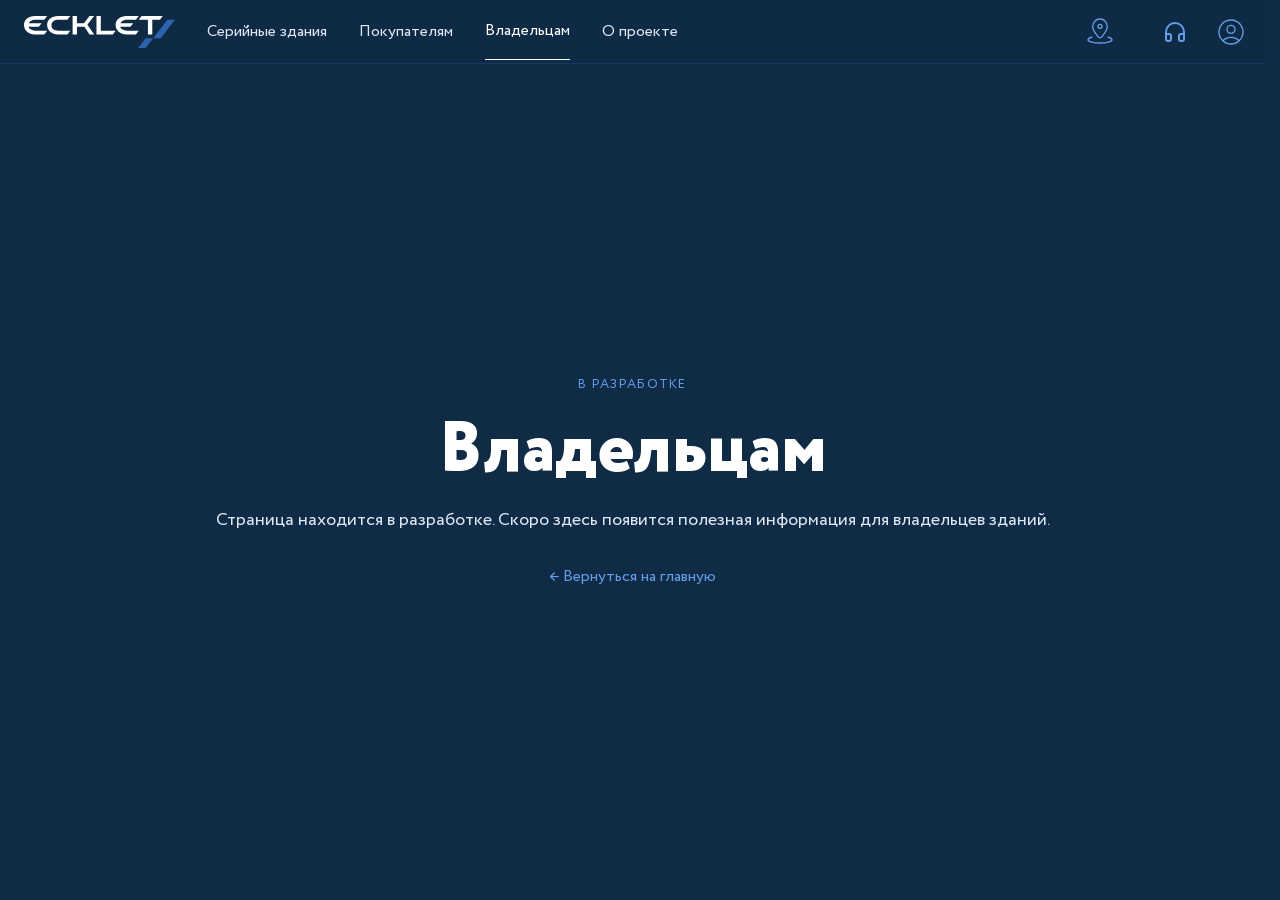
<file: owners.html>
<!DOCTYPE html>
<html lang="ru">

<head>
  <meta charset="UTF-8">
  <meta name="viewport" content="width=device-width, initial-scale=1.0">
  <title>Владельцам — ЭКЛЕТ ИНЖИНИРИНГ</title>
  <link rel="preload" href="fonts/Circe-Regular.woff2" as="font" type="font/woff2" crossorigin>
  <link rel="preload" href="fonts/Circe-Bold.woff2" as="font" type="font/woff2" crossorigin>
  <link rel="stylesheet" href="styles/styles.css">
</head>

<body>

  <!-- NAV -->
  <nav class="header-nav">
    <a class="nav-logo" href="index.html">
      <svg width="151" height="32" viewBox="0 0 151 32" fill="none" xmlns="http://www.w3.org/2000/svg">
        <path fill-rule="evenodd" clip-rule="evenodd" d="M33.9442 3.66504H43.4512L46.2546 0.0148926H33.9442C27.6976 0.0148926 23.127 3.64983 23.127 9.03379C23.127 14.4178 27.6976 18.4025 33.9442 18.4025H43.4512L46.2546 14.7676H36.3667C31.4303 14.7676 27.4386 13.5356 27.4386 9.2163C27.4539 5.59657 30.6381 3.66504 33.9442 3.66504Z" fill="white"/>
        <path fill-rule="evenodd" clip-rule="evenodd" d="M10.8173 3.66535H20.3243L23.1276 0H10.8173C4.57067 0 0 3.63493 0 9.0189C0 14.4029 4.57067 18.3876 10.8173 18.3876H20.3243L23.1276 14.7527H13.2397C8.98899 14.7527 5.4391 13.8249 4.5402 10.8135H14.809L17.6123 7.16341H4.70779C5.6524 4.88207 8.19674 3.68056 10.8173 3.66535Z" fill="white"/>
        <path fill-rule="evenodd" clip-rule="evenodd" d="M76.8035 0.0148926H72.4766V18.4177H88.7786L91.6125 14.7828H76.8035V0.0148926Z" fill="white"/>
        <path fill-rule="evenodd" clip-rule="evenodd" d="M117.574 0.0148926L114.725 3.66504H123.927V18.4177H128.284V3.66504H135.887L138.721 0.0148926H117.574Z" fill="white"/>
        <path fill-rule="evenodd" clip-rule="evenodd" d="M70.1294 0.0148926H65.4978L59.9978 7.1783H52.9589V0.0148926H48.6016V18.4177H52.9589V10.8284H60.3787L65.5588 18.4025H70.1751L63.4258 8.74482C63.4106 8.76003 70.1294 0.0148926 70.1294 0.0148926Z" fill="white"/>
        <path fill-rule="evenodd" clip-rule="evenodd" d="M102.444 3.66535H111.951L114.755 0H102.444C96.1976 0 91.627 3.63493 91.627 9.0189C91.627 14.4029 96.1976 18.3876 102.444 18.3876H111.951L114.755 14.7527H104.867C100.616 14.7527 97.0661 13.8249 96.1672 10.8135H106.436L109.239 7.16341H96.3348C97.2794 4.88207 99.8237 3.66535 102.444 3.66535Z" fill="white"/>
        <path fill-rule="evenodd" clip-rule="evenodd" d="M129.152 22.2052L143.443 3.66553H151L136.709 22.2052H129.152Z" fill="#2C63AC"/>
        <path fill-rule="evenodd" clip-rule="evenodd" d="M114.039 31.9994L121.596 22.2048H129.153L121.596 31.9994H114.039Z" fill="#2C63AC"/>
      </svg>
    </a>

    <ul class="nav-links">
      <li><a href="catalog.html">Серийные здания</a></li>
      <li><a href="buyers.html">Покупателям</a></li>
      <li><a href="owners.html" class="nav-link-active">Владельцам</a></li>
      <li><a href="project.html">О проекте</a></li>
    </ul>

    <div class="nav-right">
      <a href="/" class="sales-territory">
        <svg width="32" height="32" viewBox="0 0 32 32" fill="none"><path d="M8 22.1821C5.545 22.7924 4 23.6794 4 24.6667C4 26.5076 9.37258 28 16 28C22.6274 28 28 26.5076 28 24.6667C28 23.6794 26.455 22.7924 24 22.1821M23.3333 11.7778C23.3333 14.6525 20.0489 19.1536 17.8761 21.8167C16.8935 23.021 15.1065 23.021 14.1239 21.8167C11.9511 19.1536 8.66667 14.6525 8.66667 11.7778C8.66667 7.48223 11.9499 4 16 4C20.0501 4 23.3333 7.48223 23.3333 11.7778ZM18 11.3333C18 12.4379 17.1046 13.3333 16 13.3333C14.8954 13.3333 14 12.4379 14 11.3333C14 10.2288 14.8954 9.33333 16 9.33333C17.1046 9.33333 18 10.2288 18 11.3333Z" stroke="#649DEA" stroke-width="1.33333" stroke-linecap="round" stroke-linejoin="round"/></svg>
      </a>
      <button type="button" class="support-float-btn" aria-label="Открыть поддержку">
        <svg viewBox="0 0 24 24" width="24" height="24" fill="none" stroke="currentColor" stroke-width="2" stroke-linecap="round" stroke-linejoin="round">
          <path d="M3 18v-6a9 9 0 0 1 18 0v6"></path>
          <path d="M21 19a2 2 0 0 1-2 2h-1a2 2 0 0 1-2-2v-3a2 2 0 0 1 2-2h3zM3 19a2 2 0 0 0 2 2h1a2 2 0 0 0 2-2v-3a2 2 0 0 0-2-2H3z"></path>
        </svg>
      </button>
      <a href="/" class="lk-button" aria-label="Личный кабинет">
        <svg width="32" height="32" viewBox="0 0 32 32" fill="none"><path d="M23.9379 24.9996C23.4453 23.6843 20.0792 21.3333 16 21.3333C11.9208 21.3333 8.55471 23.6843 8.06205 24.9996M8.06205 24.9996C10.1775 26.8669 12.9564 28 16 28C19.0436 28 21.8225 26.8669 23.9379 24.9996C26.4289 22.8008 28 19.5838 28 16C28 9.37258 22.6274 4 16 4C9.37258 4 4 9.37258 4 16C4 19.5839 5.57106 22.8008 8.06205 24.9996ZM20 13.3333C20 15.5425 18.2091 17.3333 16 17.3333C13.7909 17.3333 12 15.5425 12 13.3333C12 11.1242 13.7909 9.33333 16 9.33333C18.2091 9.33333 20 11.1242 20 13.3333Z" stroke-width="1.33333"/></svg>
      </a>
    </div>
  </nav>

  <!-- PLACEHOLDER -->
  <main style="min-height: 100vh; display: flex; align-items: center; justify-content: center; padding-top: 64px; background: var(--bg);">
    <div style="text-align: center;">
      <p style="font-size: 13px; letter-spacing: 0.1em; text-transform: uppercase; color: var(--accent); margin-bottom: 24px;">В разработке</p>
      <h1 style="font-family: var(--font-head); font-size: clamp(40px, 6vw, 72px); color: var(--white); line-height: 1; margin-bottom: 24px;">Владельцам</h1>
      <p style="color: var(--text); font-size: 18px; margin-bottom: 40px;">Страница находится в разработке. Скоро здесь появится полезная информация для владельцев зданий.</p>
      <a href="index.html" style="display: inline-flex; align-items: center; gap: 8px; color: var(--accent); font-size: 16px; text-decoration: none; border-bottom: 1px solid transparent; transition: border-color 0.3s;">
        ← Вернуться на главную
      </a>
    </div>
  </main>

  <script src="js/common.js"></script>

</body>

</html>
</file>
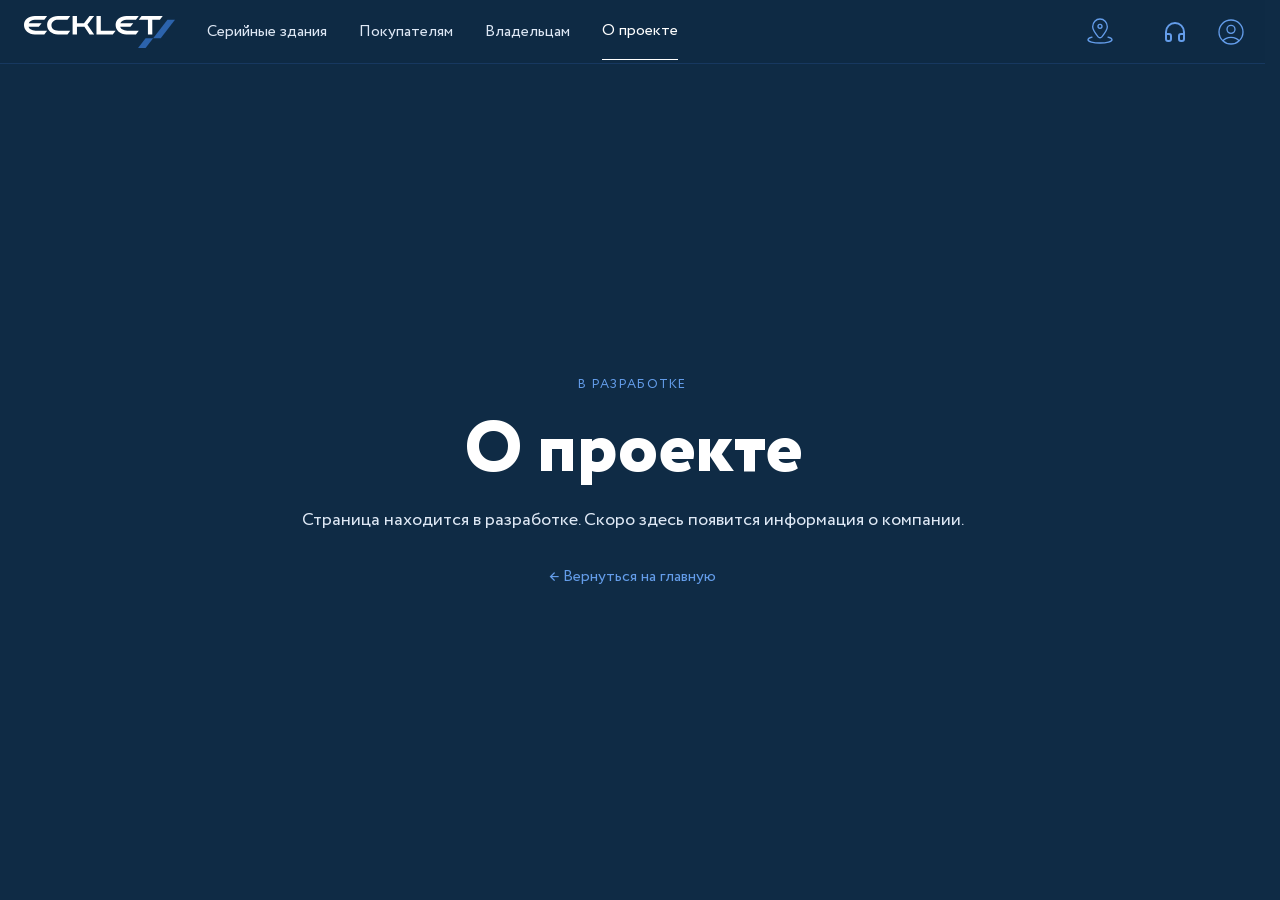
<file: project.html>
﻿<!DOCTYPE html>
<html lang="ru">

<head>
  <meta charset="UTF-8">
  <meta name="viewport" content="width=device-width, initial-scale=1.0">
  <title>О проекте — ЭКЛЕТ ИНЖИНИРИНГ</title>
  <link rel="preload" href="fonts/Circe-Regular.woff2" as="font" type="font/woff2" crossorigin>
  <link rel="preload" href="fonts/Circe-Bold.woff2" as="font" type="font/woff2" crossorigin>
  <link rel="stylesheet" href="styles/styles.css">
</head>

<body>

  <!-- NAV -->
  <nav class="header-nav">
    <a class="nav-logo" href="index.html">
      <svg width="151" height="32" viewBox="0 0 151 32" fill="none" xmlns="http://www.w3.org/2000/svg">
        <path fill-rule="evenodd" clip-rule="evenodd" d="M33.9442 3.66504H43.4512L46.2546 0.0148926H33.9442C27.6976 0.0148926 23.127 3.64983 23.127 9.03379C23.127 14.4178 27.6976 18.4025 33.9442 18.4025H43.4512L46.2546 14.7676H36.3667C31.4303 14.7676 27.4386 13.5356 27.4386 9.2163C27.4539 5.59657 30.6381 3.66504 33.9442 3.66504Z" fill="white"/>
        <path fill-rule="evenodd" clip-rule="evenodd" d="M10.8173 3.66535H20.3243L23.1276 0H10.8173C4.57067 0 0 3.63493 0 9.0189C0 14.4029 4.57067 18.3876 10.8173 18.3876H20.3243L23.1276 14.7527H13.2397C8.98899 14.7527 5.4391 13.8249 4.5402 10.8135H14.809L17.6123 7.16341H4.70779C5.6524 4.88207 8.19674 3.68056 10.8173 3.66535Z" fill="white"/>
        <path fill-rule="evenodd" clip-rule="evenodd" d="M76.8035 0.0148926H72.4766V18.4177H88.7786L91.6125 14.7828H76.8035V0.0148926Z" fill="white"/>
        <path fill-rule="evenodd" clip-rule="evenodd" d="M117.574 0.0148926L114.725 3.66504H123.927V18.4177H128.284V3.66504H135.887L138.721 0.0148926H117.574Z" fill="white"/>
        <path fill-rule="evenodd" clip-rule="evenodd" d="M70.1294 0.0148926H65.4978L59.9978 7.1783H52.9589V0.0148926H48.6016V18.4177H52.9589V10.8284H60.3787L65.5588 18.4025H70.1751L63.4258 8.74482C63.4106 8.76003 70.1294 0.0148926 70.1294 0.0148926Z" fill="white"/>
        <path fill-rule="evenodd" clip-rule="evenodd" d="M102.444 3.66535H111.951L114.755 0H102.444C96.1976 0 91.627 3.63493 91.627 9.0189C91.627 14.4029 96.1976 18.3876 102.444 18.3876H111.951L114.755 14.7527H104.867C100.616 14.7527 97.0661 13.8249 96.1672 10.8135H106.436L109.239 7.16341H96.3348C97.2794 4.88207 99.8237 3.66535 102.444 3.66535Z" fill="white"/>
        <path fill-rule="evenodd" clip-rule="evenodd" d="M129.152 22.2052L143.443 3.66553H151L136.709 22.2052H129.152Z" fill="#2C63AC"/>
        <path fill-rule="evenodd" clip-rule="evenodd" d="M114.039 31.9994L121.596 22.2048H129.153L121.596 31.9994H114.039Z" fill="#2C63AC"/>
      </svg>
    </a>

    <ul class="nav-links">
      <li><a href="catalog.html">Серийные здания</a></li>
      <li><a href="buyers.html">Покупателям</a></li>
      <li><a href="owners.html">Владельцам</a></li>
      <li><a href="project.html" class="nav-link-active">О проекте</a></li>
    </ul>

    <div class="nav-right">
      <a href="/" class="sales-territory">
        <svg width="32" height="32" viewBox="0 0 32 32" fill="none"><path d="M8 22.1821C5.545 22.7924 4 23.6794 4 24.6667C4 26.5076 9.37258 28 16 28C22.6274 28 28 26.5076 28 24.6667C28 23.6794 26.455 22.7924 24 22.1821M23.3333 11.7778C23.3333 14.6525 20.0489 19.1536 17.8761 21.8167C16.8935 23.021 15.1065 23.021 14.1239 21.8167C11.9511 19.1536 8.66667 14.6525 8.66667 11.7778C8.66667 7.48223 11.9499 4 16 4C20.0501 4 23.3333 7.48223 23.3333 11.7778ZM18 11.3333C18 12.4379 17.1046 13.3333 16 13.3333C14.8954 13.3333 14 12.4379 14 11.3333C14 10.2288 14.8954 9.33333 16 9.33333C17.1046 9.33333 18 10.2288 18 11.3333Z" stroke="#649DEA" stroke-width="1.33333" stroke-linecap="round" stroke-linejoin="round"/></svg>
      </a>
      <button type="button" class="support-float-btn" aria-label="Открыть поддержку">
        <svg viewBox="0 0 24 24" width="24" height="24" fill="none" stroke="currentColor" stroke-width="2" stroke-linecap="round" stroke-linejoin="round">
          <path d="M3 18v-6a9 9 0 0 1 18 0v6"></path>
          <path d="M21 19a2 2 0 0 1-2 2h-1a2 2 0 0 1-2-2v-3a2 2 0 0 1 2-2h3zM3 19a2 2 0 0 0 2 2h1a2 2 0 0 0 2-2v-3a2 2 0 0 0-2-2H3z"></path>
        </svg>
      </button>
      <a href="/" class="lk-button" aria-label="Личный кабинет">
        <svg width="32" height="32" viewBox="0 0 32 32" fill="none"><path d="M23.9379 24.9996C23.4453 23.6843 20.0792 21.3333 16 21.3333C11.9208 21.3333 8.55471 23.6843 8.06205 24.9996M8.06205 24.9996C10.1775 26.8669 12.9564 28 16 28C19.0436 28 21.8225 26.8669 23.9379 24.9996C26.4289 22.8008 28 19.5838 28 16C28 9.37258 22.6274 4 16 4C9.37258 4 4 9.37258 4 16C4 19.5839 5.57106 22.8008 8.06205 24.9996ZM20 13.3333C20 15.5425 18.2091 17.3333 16 17.3333C13.7909 17.3333 12 15.5425 12 13.3333C12 11.1242 13.7909 9.33333 16 9.33333C18.2091 9.33333 20 11.1242 20 13.3333Z" stroke-width="1.33333"/></svg>
      </a>
    </div>
  </nav>

  <!-- PLACEHOLDER — страница в разработке -->
  <main style="min-height: 100vh; display: flex; align-items: center; justify-content: center; padding-top: 64px; background: var(--bg);">
    <div style="text-align: center;">
      <p style="font-size: 13px; letter-spacing: 0.1em; text-transform: uppercase; color: var(--accent); margin-bottom: 24px;">В разработке</p>
      <h1 style="font-family: var(--font-head); font-size: clamp(40px, 6vw, 72px); color: var(--white); line-height: 1; margin-bottom: 24px;">О проекте</h1>
      <p style="color: var(--text); font-size: 18px; margin-bottom: 40px;">Страница находится в разработке. Скоро здесь появится информация о компании.</p>
      <a href="index.html" style="display: inline-flex; align-items: center; gap: 8px; color: var(--accent); font-size: 16px; text-decoration: none; border-bottom: 1px solid transparent; transition: border-color 0.3s;">
        ← Вернуться на главную
      </a>
    </div>
  </main>

  <script src="js/common.js"></script>

</body>

</html>
</file>
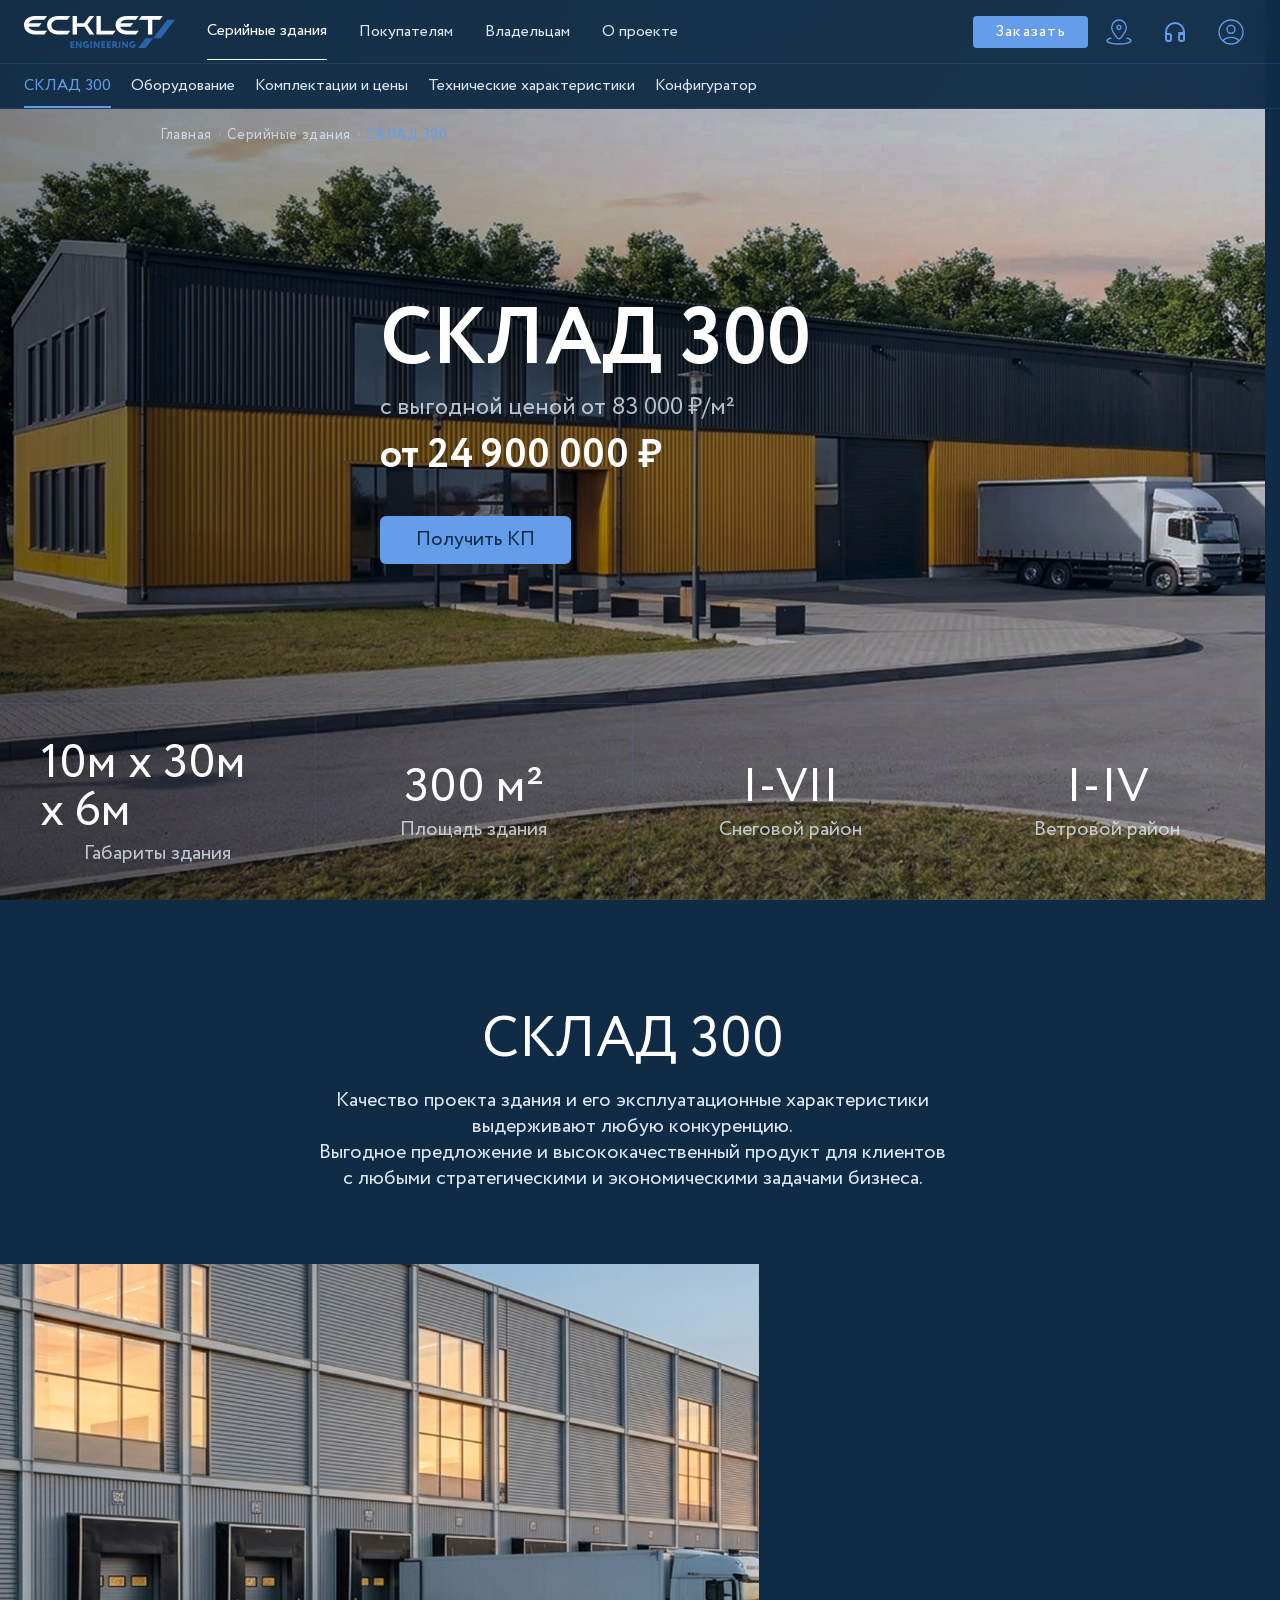
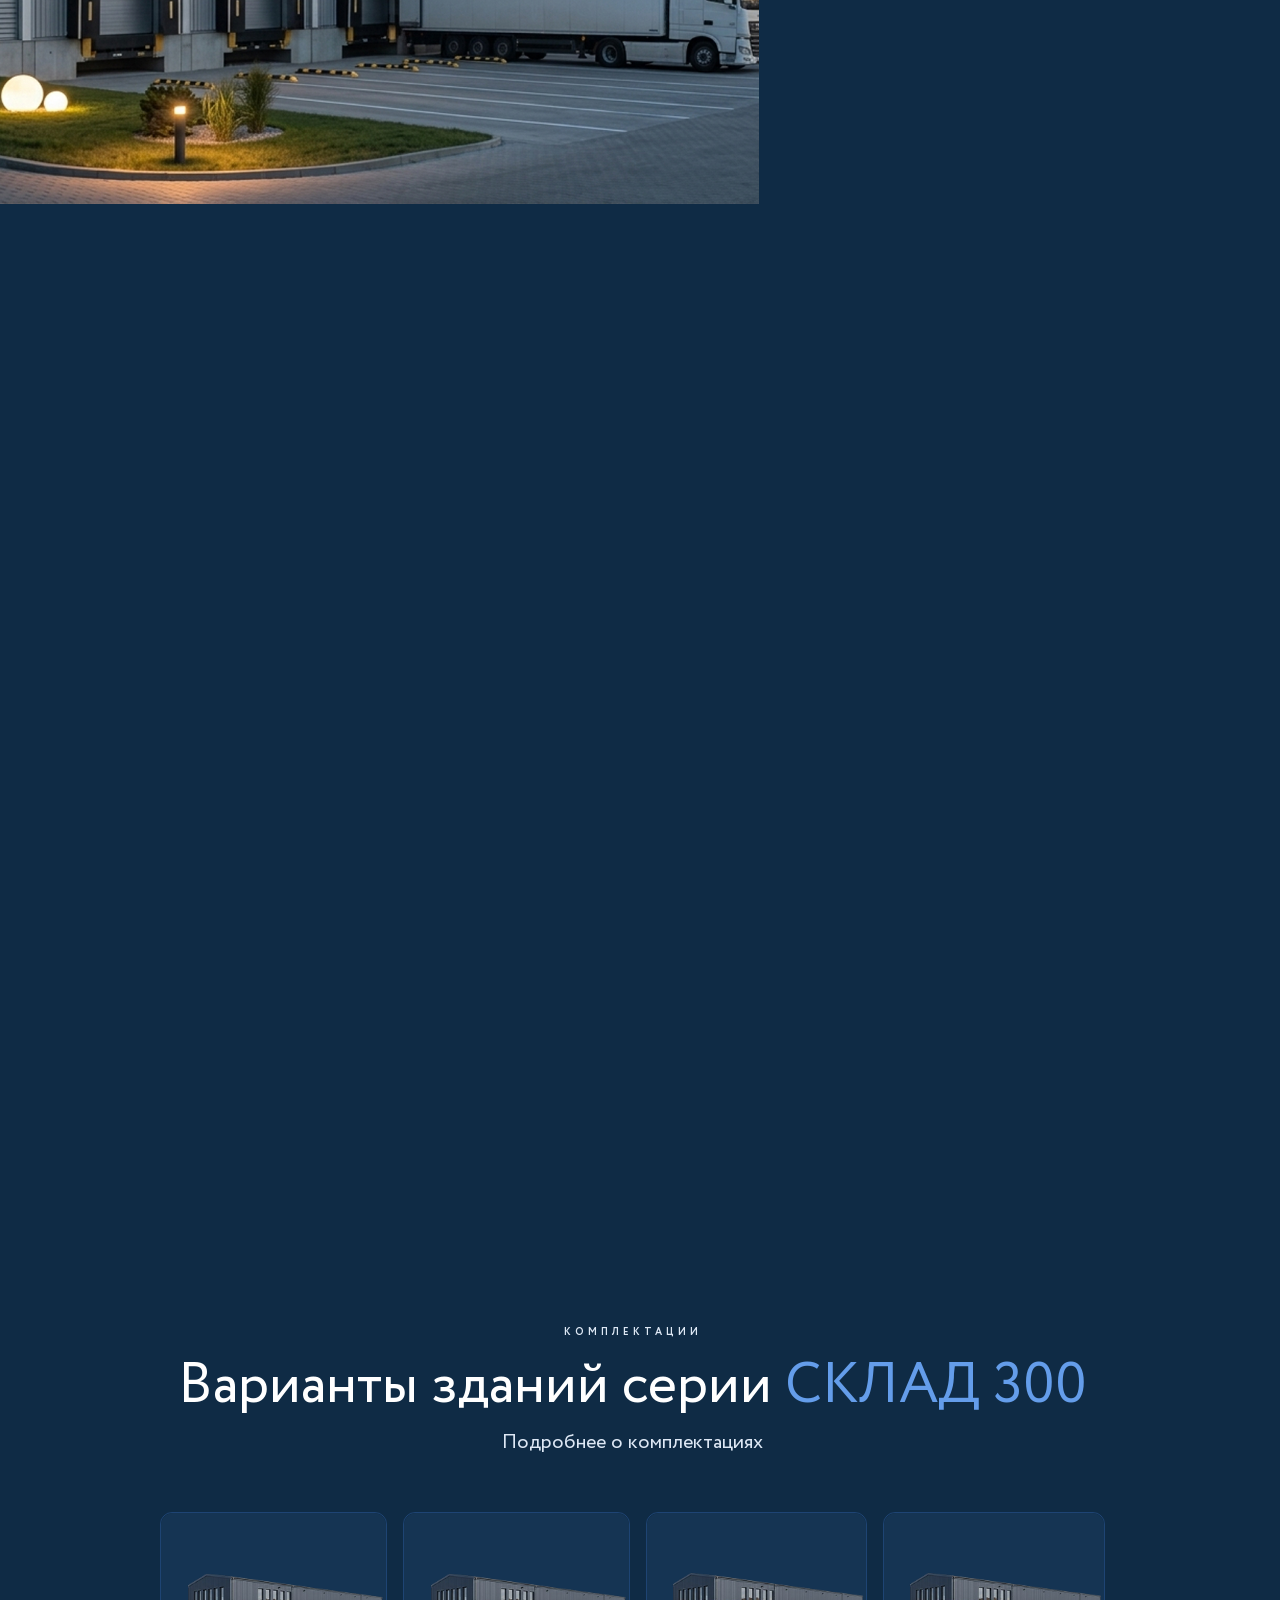
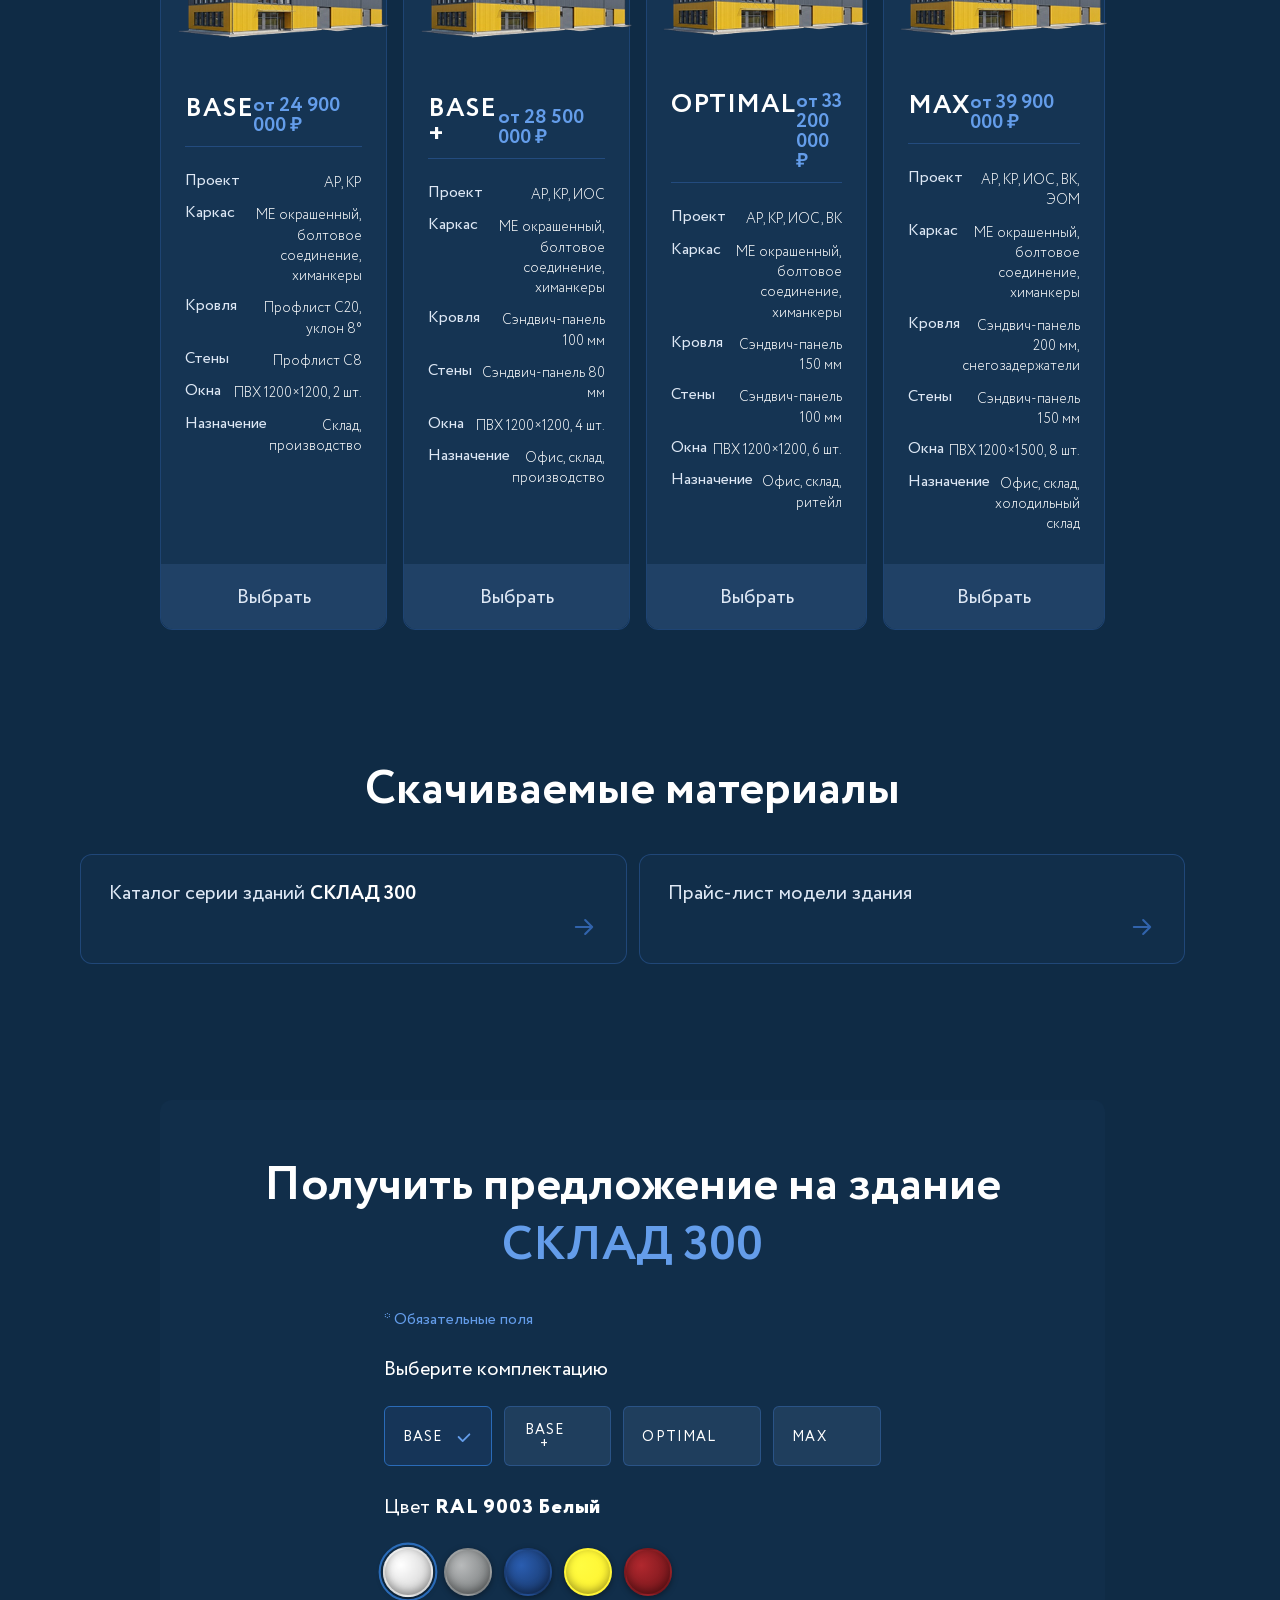
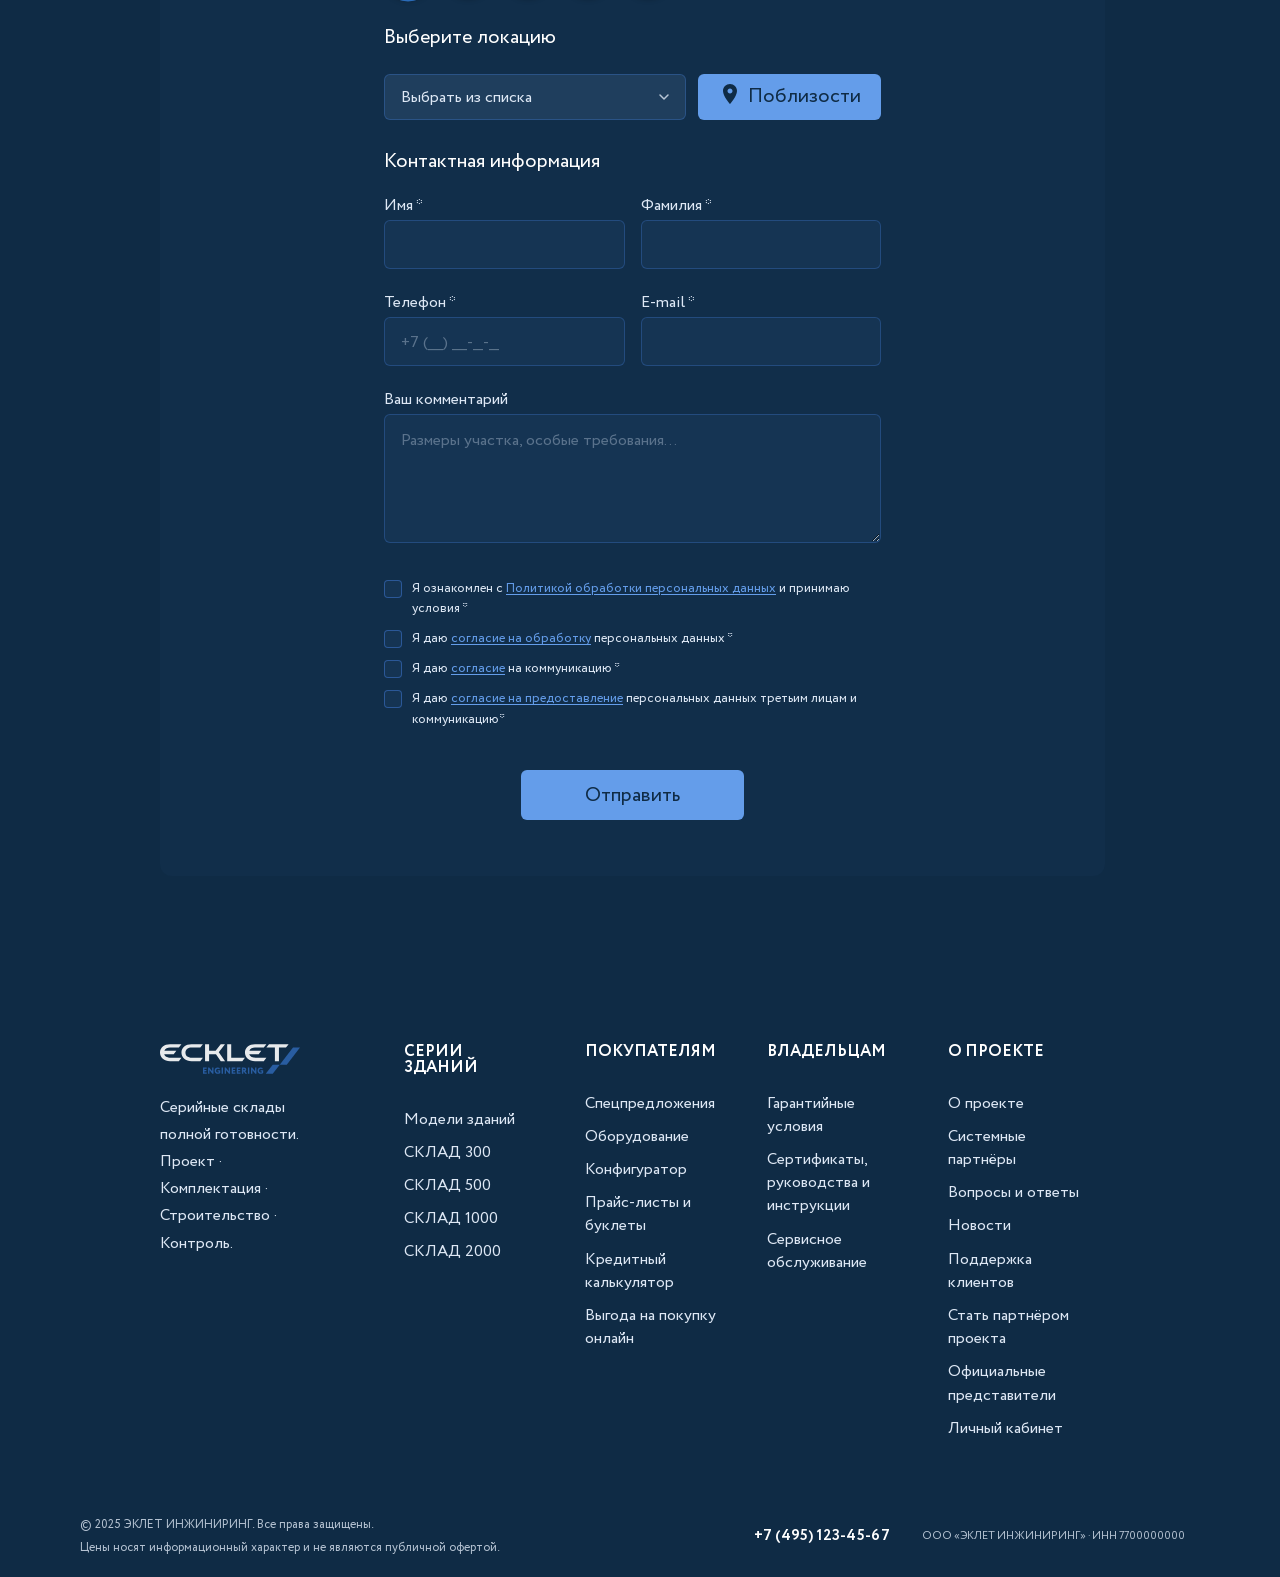
<file: sclad.html>
﻿<!DOCTYPE html>
<html lang="ru">

<head>
  <meta charset="UTF-8">
  <meta name="viewport" content="width=device-width, initial-scale=1.0">
  <title>СКЛАД 300 — ЭКЛЕТ ИНЖИНИРИНГ</title>
  <link rel="preload" href="fonts/Circe-Regular.woff2" as="font" type="font/woff2" crossorigin>
  <link rel="preload" href="fonts/Circe-Bold.woff2" as="font" type="font/woff2" crossorigin>
  <link rel="stylesheet" href="styles/styles.css">
  <style>
    #page-content {
      opacity: 0;
      transition: opacity 0.45s ease;
    }

    #page-content.page-visible {
      opacity: 1;
    }
  </style>
</head>

<body>

  <!-- NAV -->
  <nav class="header-nav">
    <a class="nav-logo" href="index.html">
      <svg width="151" height="32" viewBox="0 0 151 32" fill="none" xmlns="http://www.w3.org/2000/svg">
        <path fill-rule="evenodd" clip-rule="evenodd"
          d="M33.9442 3.66504H43.4512L46.2546 0.0148926H33.9442C27.6976 0.0148926 23.127 3.64983 23.127 9.03379C23.127 14.4178 27.6976 18.4025 33.9442 18.4025H43.4512L46.2546 14.7676H36.3667C31.4303 14.7676 27.4386 13.5356 27.4386 9.2163C27.4539 5.59657 30.6381 3.66504 33.9442 3.66504Z"
          fill="white" />
        <path fill-rule="evenodd" clip-rule="evenodd"
          d="M10.8173 3.66535H20.3243L23.1276 0H10.8173C4.57067 0 0 3.63493 0 9.0189C0 14.4029 4.57067 18.3876 10.8173 18.3876H20.3243L23.1276 14.7527H13.2397C8.98899 14.7527 5.4391 13.8249 4.5402 10.8135H14.809L17.6123 7.16341H4.70779C5.6524 4.88207 8.19674 3.68056 10.8173 3.66535Z"
          fill="white" />
        <path fill-rule="evenodd" clip-rule="evenodd"
          d="M76.8035 0.0148926H72.4766V18.4177H88.7786L91.6125 14.7828H76.8035V0.0148926Z" fill="white" />
        <path fill-rule="evenodd" clip-rule="evenodd"
          d="M117.574 0.0148926L114.725 3.66504H123.927V18.4177H128.284V3.66504H135.887L138.721 0.0148926H117.574Z"
          fill="white" />
        <path fill-rule="evenodd" clip-rule="evenodd"
          d="M70.1294 0.0148926H65.4978L59.9978 7.1783H52.9589V0.0148926H48.6016V18.4177H52.9589V10.8284H60.3787L65.5588 18.4025H70.1751L63.4258 8.74482C63.4106 8.76003 70.1294 0.0148926 70.1294 0.0148926Z"
          fill="white" />
        <path fill-rule="evenodd" clip-rule="evenodd"
          d="M102.444 3.66535H111.951L114.755 0H102.444C96.1976 0 91.627 3.63493 91.627 9.0189C91.627 14.4029 96.1976 18.3876 102.444 18.3876H111.951L114.755 14.7527H104.867C100.616 14.7527 97.0661 13.8249 96.1672 10.8135H106.436L109.239 7.16341H96.3348C97.2794 4.88207 99.8237 3.66535 102.444 3.66535Z"
          fill="white" />
        <path fill-rule="evenodd" clip-rule="evenodd" d="M129.152 22.2052L143.443 3.66553H151L136.709 22.2052H129.152Z"
          fill="#2C63AC" />
        <path fill-rule="evenodd" clip-rule="evenodd"
          d="M114.039 31.9994L121.596 22.2048H129.153L121.596 31.9994H114.039Z" fill="#2C63AC" />
        <path
          d="M46.3613 31.8783V25.2168H50.3226V26.6465H47.8849V27.8175H50.0331V29.2472H47.8849V30.4639H50.414V31.8935H46.3613V31.8783ZM57.6814 31.8783H56.4625L53.2935 27.8784V31.8783H51.8614V25.2168H53.0802L56.2492 29.232V25.2168H57.6814V31.8783ZM62.1454 29.5057V28.0761H64.9944V31.057C64.6695 31.3675 64.2791 31.6014 63.8518 31.7414C63.4177 31.9036 62.9592 31.9911 62.4958 32C61.3684 32 60.4847 31.6958 59.8601 31.0723C59.2354 30.4487 58.9154 29.6122 58.9154 28.5628C58.9154 27.5742 59.2202 26.7529 59.8448 26.0989C60.4695 25.4449 61.277 25.1104 62.313 25.1104C63.1814 25.1104 63.9127 25.3385 64.5069 25.81L63.867 27.0419C63.6973 26.8828 63.4944 26.7633 63.2728 26.6921C63.0235 26.6025 62.7607 26.5562 62.4958 26.5552C62.2393 26.5422 61.9828 26.5814 61.7419 26.6703C61.5009 26.7592 61.2806 26.8959 61.0941 27.0723C60.7285 27.4221 60.5609 27.924 60.5609 28.578C60.5478 28.8469 60.5883 29.1156 60.6798 29.3688C60.7713 29.622 60.9121 29.8546 61.0941 30.0533C61.2827 30.2374 61.507 30.381 61.7534 30.4752C61.9997 30.5694 62.2627 30.6121 62.5263 30.6008C62.7341 30.6012 62.9404 30.5652 63.1357 30.4943C63.2965 30.4479 63.4466 30.3704 63.5775 30.2662V29.5361L62.1454 29.5057ZM66.4266 31.8783V25.2168H67.9501V31.8935H66.4266V31.8783ZM75.5984 31.8783H74.3796L71.2106 27.8784V31.8783H69.7784V25.2168H70.9973L74.1663 29.232V25.2168H75.5984V31.8783ZM77.32 31.8783V25.2168H81.2813V26.6465H78.8436V27.8175H80.9918V29.2472H78.8436V30.4639H81.3727V31.8935H77.32V31.8783ZM82.8048 31.8783V25.2168H86.7661V26.6465H84.3284V27.8175H86.4766V29.2472H84.3436V30.4639H86.8727V31.8935H82.8048V31.8783ZM89.8284 31.8783H88.3049V25.2168C88.442 25.2168 88.8534 25.2168 89.5085 25.2016C90.1636 25.1864 90.5293 25.1864 90.575 25.1864C91.4434 25.1864 92.0681 25.3841 92.4642 25.7643C92.8603 26.1446 93.0584 26.6617 93.0584 27.3309C93.0584 28.2434 92.6775 28.8822 91.931 29.2624L93.8811 31.8935H92.0224L90.3922 29.5514H89.8284V31.8783ZM90.4988 26.6312C90.4683 26.6312 90.255 26.6312 89.8284 26.6465V28.1217H90.3769C91.0778 28.1217 91.4129 27.8632 91.4129 27.3461C91.4282 26.8594 91.1082 26.6312 90.4988 26.6312ZM94.8257 31.8783V25.2168H96.3493V31.8935H94.8257V31.8783ZM103.982 31.8783H102.763L99.5945 27.8784V31.8783H98.1623V25.2168H99.3812L102.55 29.232V25.2168H103.982V31.8783ZM108.462 29.5057V28.0761H111.311V31.057C110.986 31.3675 110.595 31.6014 110.168 31.7414C109.734 31.9036 109.275 31.9911 108.812 32C107.685 32 106.801 31.6958 106.176 31.0723C105.552 30.4487 105.232 29.6122 105.232 28.5628C105.232 27.5742 105.536 26.7529 106.161 26.0989C106.786 25.4449 107.593 25.1104 108.629 25.1104C109.498 25.1104 110.229 25.3385 110.823 25.81L110.183 27.0419C110.014 26.8828 109.811 26.7633 109.589 26.6921C109.34 26.6025 109.077 26.5562 108.812 26.5552C108.555 26.5422 108.299 26.5814 108.058 26.6703C107.817 26.7592 107.597 26.8959 107.41 27.0723C107.045 27.4221 106.877 27.924 106.877 28.578C106.864 28.8469 106.904 29.1156 106.996 29.3688C107.087 29.622 107.228 29.8546 107.41 30.0533C107.599 30.2374 107.823 30.381 108.07 30.4752C108.316 30.5694 108.579 30.6121 108.842 30.6008C109.05 30.6012 109.257 30.5652 109.452 30.4943C109.613 30.4479 109.763 30.3704 109.894 30.2662V29.5361L108.462 29.5057Z"
          fill="#2C63AC" />
      </svg>
    </a>

    <ul class="nav-links">
      <li><a href="catalog.html" class="nav-link-active">Серийные здания</a></li>
      <li><a href="buyers.html">Покупателям</a></li>
      <li><a href="owners.html">Владельцам</a></li>
      <li><a href="project.html">О проекте</a></li>
    </ul>

    <div class="nav-right">
      <button type="button" class="cat-nav-cta" onclick="openModal()">Заказать</button>
      <a href="/" class="sales-territory">
        <svg width="32" height="32" viewBox="0 0 32 32" fill="none" xmlns="http://www.w3.org/2000/svg">
          <path
            d="M8 22.1821C5.545 22.7924 4 23.6794 4 24.6667C4 26.5076 9.37258 28 16 28C22.6274 28 28 26.5076 28 24.6667C28 23.6794 26.455 22.7924 24 22.1821M23.3333 11.7778C23.3333 14.6525 20.0489 19.1536 17.8761 21.8167C16.8935 23.021 15.1065 23.021 14.1239 21.8167C11.9511 19.1536 8.66667 14.6525 8.66667 11.7778C8.66667 7.48223 11.9499 4 16 4C20.0501 4 23.3333 7.48223 23.3333 11.7778ZM18 11.3333C18 12.4379 17.1046 13.3333 16 13.3333C14.8954 13.3333 14 12.4379 14 11.3333C14 10.2288 14.8954 9.33333 16 9.33333C17.1046 9.33333 18 10.2288 18 11.3333Z"
            stroke="#649DEA" stroke-width="1.33333" stroke-linecap="round" stroke-linejoin="round" />
        </svg>
      </a>
      <button type="button" class="support-float-btn" aria-label="Открыть поддержку">
        <svg viewBox="0 0 24 24" width="24" height="24" fill="none" stroke="currentColor" stroke-width="2"
          stroke-linecap="round" stroke-linejoin="round">
          <path d="M3 18v-6a9 9 0 0 1 18 0v6"></path>
          <path
            d="M21 19a2 2 0 0 1-2 2h-1a2 2 0 0 1-2-2v-3a2 2 0 0 1 2-2h3zM3 19a2 2 0 0 0 2 2h1a2 2 0 0 0 2-2v-3a2 2 0 0 0-2-2H3z">
          </path>
          <path d="M20 13h-4"></path>
        </svg>
      </button>
      <a href="/" class="lk-button" aria-label="Личный кабинет">
        <svg width="32" height="32" viewBox="0 0 32 32" fill="none" xmlns="http://www.w3.org/2000/svg">
          <path
            d="M23.9379 24.9996C23.4453 23.6843 20.0792 21.3333 16 21.3333C11.9208 21.3333 8.55471 23.6843 8.06205 24.9996M8.06205 24.9996C10.1775 26.8669 12.9564 28 16 28C19.0436 28 21.8225 26.8669 23.9379 24.9996C26.4289 22.8008 28 19.5838 28 16C28 9.37258 22.6274 4 16 4C9.37258 4 4 9.37258 4 16C4 19.5839 5.57106 22.8008 8.06205 24.9996ZM20 13.3333C20 15.5425 18.2091 17.3333 16 17.3333C13.7909 17.3333 12 15.5425 12 13.3333C12 11.1242 13.7909 9.33333 16 9.33333C18.2091 9.33333 20 11.1242 20 13.3333Z"
            stroke-width="1.33333" />
        </svg>
      </a>
    </div>
  </nav>

  <!-- ── SUB NAV ── -->
  <nav class="prj-subnav subnav-shad" id="prjSubnav">
    <ul class="prj-subnav__list">
      <li class="prj-subnav__item">
        <a href="#sec-building" class="prj-subnav__link" data-section="sec-building">Склад 300</a>
      </li>
      <li class="prj-subnav__item">
        <a href="equipment.html" class="prj-subnav__link" id="prj-equip-link">Оборудование</a>
      </li>
      <li class="prj-subnav__item">
        <a href="complete.html" class="prj-subnav__link" id="prj-complete-link">Комплектации и цены</a>
      </li>
      <li class="prj-subnav__item">
        <a href="specs.html" class="prj-subnav__link" id="prj-specs-link">Технические характеристики</a>
      </li>
      <li class="prj-subnav__item">
        <a href="configurator.html" class="prj-subnav__link">Конфигуратор</a>
      </li>
    </ul>
  </nav>


  <div id="page-content">

    <!-- ── HERO ── -->
    <section class="prj-hero prj-subnav-target" id="sec-building">
      <div class="prj-hero__bg">
        <img src="images/project-hero-bg.jpg" alt="СКЛАД 300" class="prj-hero__photo">
      </div>

      <nav class="breadcrumb" aria-label="Хлебные крошки">
        <a href="index.html" class="breadcrumb__item">Главная</a>
        <span class="breadcrumb__sep">›</span>
        <a href="catalog.html" class="breadcrumb__item">Серийные здания</a>
        <span class="breadcrumb__sep">›</span>
        <span class="breadcrumb__item breadcrumb__item--active" id="bc-model">СКЛАД 300</span>
      </nav>
      <div class="prj-hero__content">
        <h1 class="prj-hero__title hero-title">СКЛАД 300</h1>
        <div class="prj-hero__tag">Базовое решение</div>
        <div class="prj-hero__price">от 24 900 000 ₽</div>
        <button class="btn-primary" onclick="openModal()">Получить КП</button>
      </div>
    </section>


    <!-- ── STATS STRIP ── -->
    <div class="prj-stats prj-subnav-target" id="sec-equipment">
      <div class="prj-stats__item">
        <div class="prj-stats__value">10м x 30м x 6м</div>
        <div class="prj-stats__label"> Габариты здания </div>
      </div>
      <div class="prj-stats__item">
        <div class="prj-stats__value">300 м²</div>
        <div class="prj-stats__label">Площадь здания </div>
      </div>
      <div class="prj-stats__item">
        <div class="prj-stats__value">I-VII</div>
        <div class="prj-stats__label"> Снеговой район </div>
      </div>
      <div class="prj-stats__item">
        <div class="prj-stats__value">I-IV</div>
        <div class="prj-stats__label"> Ветровой район </div>
      </div>
    </div>

    <!-- ── ABOUT MODEL ── -->
    <section class="prj-about">

      <div class="prj-about__intro">
        <h2 class="prj-about__title section-title">СКЛАД 300</h2>
        <p class="prj-about__desc">
          Качество проекта здания и его эксплуатационные характеристики выдерживают любую конкуренцию. <br>
          Выгодное предложение и высококачественный продукт для клиентов с любыми стратегическими и экономическими
          задачами бизнеса.
        </p>
      </div>

      <div class="prj-about__split">

        <div class="prj-about__photo">
          <img src="images/project1.jpg" alt="Склад — внешний вид">
        </div>

        <div class="prj-about__features">
          <h3 class="prj-about__feat-title">Проверено на практике</h3>
          <ul class="prj-about__feat-list">

            <li class="prj-about__feat-item">
              <div class="prj-about__feat-name">Несущие металлоконструкции</div>
              <div class="prj-about__feat-desc">Стальной каркас заводского производства из горячекатаного профиля.
                Расчётный срок службы — не менее 50 лет без капитального ремонта.</div>
            </li>

            <li class="prj-about__feat-item">
              <div class="prj-about__feat-name">Утеплённые кровля и фасад</div>
              <div class="prj-about__feat-desc">Сэндвич-панели с пенополиуретановым наполнителем толщиной 100–150 мм.
                Соответствуют нормам теплосопротивления для всех климатических зон РФ.</div>
            </li>

            <li class="prj-about__feat-item">
              <div class="prj-about__feat-name">Промышленные секционные ворота</div>
              <div class="prj-about__feat-desc">Ворота Hormann или аналог с электроприводом, калиткой и системой защиты
                от случайного закрытия. Проём под технику высотой до 4,2 м.</div>
            </li>

            <li class="prj-about__feat-item">
              <div class="prj-about__feat-name">Инженерные сети под ключ</div>
              <div class="prj-about__feat-desc">Электроснабжение, освещение, вентиляция, пожарная сигнализация и система
                пожаротушения — всё проектируется и монтируется в рамках одного контракта.</div>
            </li>

          </ul>
        </div>

      </div>

    </section>

    <!-- ── VIDEO ── -->
    <section class="prj-video">
      <video class="prj-video__player" src="video/sklad 12m yellow 2mb.mp4" autoplay muted loop playsinline></video>
    </section>

    <!-- ── 360° VIEWER ── -->
    <!-- <section class="prj-360" id="sec-view360">

      <div class="prj-360__header">
        <div class="section-tag">Интерактивный вид</div>
        <h2 class="section-title">Обзор 360°</h2>
      </div>

      
      <div class="prj-360__viewer">
        <iframe class="prj-360__iframe"
          src="https://cdn.soft8soft.com/AROAJSY2GOEHMOFUVPIOE:bbb4245437/sklady_test/sklady_test.html" frameborder="0"
          allowfullscreen allow="autoplay; xr-spatial-tracking"></iframe>

       
        <div class="prj-360__hotspots">
          <div class="prj-360__hotspot" style="top:18%;left:50%">
            <button class="prj-360__dot">+</button>
            <div class="prj-360__tooltip">Кровля из сэндвич-панелей 150 мм</div>
          </div>
          <div class="prj-360__hotspot" style="top:42%;left:28%">
            <button class="prj-360__dot">+</button>
            <div class="prj-360__tooltip">Фасадные панели с полимерным покрытием</div>
          </div>
          <div class="prj-360__hotspot" style="top:62%;left:62%">
            <button class="prj-360__dot">+</button>
            <div class="prj-360__tooltip">Промышленные секционные ворота Hormann</div>
          </div>
          <div class="prj-360__hotspot" style="top:55%;left:80%">
            <button class="prj-360__dot">+</button>
            <div class="prj-360__tooltip">Несущие металлоконструкции ЛСТК</div>
          </div>
        </div>

      </div>

      
      <div class="prj-360__specs">
        <div class="prj-360__spec">
          <div class="prj-360__spec-value">300 <span>м²</span></div>
          <div class="prj-360__spec-label">Площадь</div>
        </div>
        <div class="prj-360__spec">
          <div class="prj-360__spec-value">6 <span>м</span></div>
          <div class="prj-360__spec-label">Высота стен</div>
        </div>
        <div class="prj-360__spec">
          <div class="prj-360__spec-value">5 <span>т/м²</span></div>
          <div class="prj-360__spec-label">Нагрузка на пол</div>
        </div>
        <div class="prj-360__spec">
          <div class="prj-360__spec-value">45 <span>дней</span></div>
          <div class="prj-360__spec-label">Срок монтажа</div>
        </div>
      </div>

      <button class="prj-360__all-btn"
        onclick="document.getElementById('sec-specs').scrollIntoView({behavior:'smooth'})">
        Все характеристики ↓
      </button>

    </section> -->

    <!-- ── VARIANTS ── -->
    <section class="prj-variants section">

      <div class="prj-variants__head">
        <div>
          <div class="section-tag">Комплектации</div>
          <h2 class="section-title">Варианты зданий серии <span id="series-name">СКЛАД 300</span></h2>
        </div>
        <p class="section-sub">Подробнее о комплектациях</p>
      </div>

      <div class="prj-variants__grid">

        <!-- BASE -->
        <div class="prj-variant">
          <div class="prj-wrapper">
            <div class="prj-variant__img-wrap">
              <img src="images/models-1.png" alt="СКЛАД Base" class="prj-variant__img">
            </div>
            <div class="prj-top">
              <div class="prj-variant__badge">Base</div>
              <div class="prj-variant__price">от 24 900 000 ₽</div>
            </div>
            <ul class="prj-variant__list">
              <li class="prj-variant__item">
                <span class="prj-variant__key">Проект</span>
                <span class="prj-variant__val">АР, КР</span>
              </li>
              <li class="prj-variant__item prj-variant__item--full">
                <span class="prj-variant__key">Каркас</span>
                <span class="prj-variant__val">МЕ окрашенный, болтовое соединение, химанкеры</span>
              </li>
              <li class="prj-variant__item">
                <span class="prj-variant__key">Кровля</span>
                <span class="prj-variant__val">Профлист С20, уклон 8°</span>
              </li>
              <li class="prj-variant__item">
                <span class="prj-variant__key">Стены</span>
                <span class="prj-variant__val">Профлист С8</span>
              </li>
              <li class="prj-variant__item">
                <span class="prj-variant__key">Окна</span>
                <span class="prj-variant__val">ПВХ 1200×1200, 2 шт.</span>
              </li>
              <li class="prj-variant__item">
                <span class="prj-variant__key">Назначение</span>
                <span class="prj-variant__val">Склад, производство</span>
              </li>
            </ul>
          </div>
          <button class="prj-variant__btn" onclick="navigateTo('configurator.html?model=0&level=0')">Выбрать</button>
        </div>

        <!-- BASE + -->
        <div class="prj-variant">
          <div class="prj-wrapper">
            <div class="prj-variant__img-wrap">
              <img src="images/models-1.png" alt="СКЛАД Base+" class="prj-variant__img">
            </div>
            <div class="prj-top">
              <div class="prj-variant__badge">Base +</div>
              <div class="prj-variant__price">от 28 500 000 ₽</div>
            </div>

            <ul class="prj-variant__list">
              <li class="prj-variant__item">
                <span class="prj-variant__key">Проект</span>
                <span class="prj-variant__val">АР, КР, ИОС</span>
              </li>
              <li class="prj-variant__item prj-variant__item--full">
                <span class="prj-variant__key">Каркас</span>
                <span class="prj-variant__val">МЕ окрашенный, болтовое соединение, химанкеры</span>
              </li>
              <li class="prj-variant__item">
                <span class="prj-variant__key">Кровля</span>
                <span class="prj-variant__val">Сэндвич-панель 100 мм</span>
              </li>
              <li class="prj-variant__item">
                <span class="prj-variant__key">Стены</span>
                <span class="prj-variant__val">Сэндвич-панель 80 мм</span>
              </li>
              <li class="prj-variant__item">
                <span class="prj-variant__key">Окна</span>
                <span class="prj-variant__val">ПВХ 1200×1200, 4 шт.</span>
              </li>
              <li class="prj-variant__item">
                <span class="prj-variant__key">Назначение</span>
                <span class="prj-variant__val">Офис, склад, производство</span>
              </li>
            </ul>
          </div>

          <button class="prj-variant__btn" onclick="navigateTo('configurator.html?model=0&level=0')">Выбрать</button>
        </div>

        <!-- OPTIMAL -->
        <div class="prj-variant ">
          <div class="prj-wrapper">

            <div class="prj-variant__img-wrap">
              <img src="images/models-1.png" alt="СКЛАД Optimal" class="prj-variant__img">
            </div>
            <div class="prj-top">
              <div class="prj-variant__badge">Optimal</div>
              <div class="prj-variant__price">от 33 200 000 ₽</div>
            </div>

            <ul class="prj-variant__list">
              <li class="prj-variant__item">
                <span class="prj-variant__key">Проект</span>
                <span class="prj-variant__val">АР, КР, ИОС, ВК</span>
              </li>
              <li class="prj-variant__item prj-variant__item--full">
                <span class="prj-variant__key">Каркас</span>
                <span class="prj-variant__val">МЕ окрашенный, болтовое соединение, химанкеры</span>
              </li>
              <li class="prj-variant__item">
                <span class="prj-variant__key">Кровля</span>
                <span class="prj-variant__val">Сэндвич-панель 150 мм</span>
              </li>
              <li class="prj-variant__item">
                <span class="prj-variant__key">Стены</span>
                <span class="prj-variant__val">Сэндвич-панель 100 мм</span>
              </li>
              <li class="prj-variant__item">
                <span class="prj-variant__key">Окна</span>
                <span class="prj-variant__val">ПВХ 1200×1200, 6 шт.</span>
              </li>
              <li class="prj-variant__item">
                <span class="prj-variant__key">Назначение</span>
                <span class="prj-variant__val">Офис, склад, ритейл</span>
              </li>
            </ul>
          </div>

          <button class="prj-variant__btn" onclick="navigateTo('configurator.html?model=0&level=1')">Выбрать</button>
        </div>

        <!-- MAX -->
        <div class="prj-variant">
          <div class="prj-wrapper">
            <div class="prj-variant__img-wrap">
              <img src="images/models-1.png" alt="СКЛАД Max" class="prj-variant__img">
            </div>
            <div class="prj-top">
              <div class="prj-variant__badge">Max</div>
              <div class="prj-variant__price">от 39 900 000 ₽</div>
            </div>

            <ul class="prj-variant__list">
              <li class="prj-variant__item">
                <span class="prj-variant__key">Проект</span>
                <span class="prj-variant__val">АР, КР, ИОС, ВК, ЭОМ</span>
              </li>
              <li class="prj-variant__item prj-variant__item--full">
                <span class="prj-variant__key">Каркас</span>
                <span class="prj-variant__val">МЕ окрашенный, болтовое соединение, химанкеры</span>
              </li>
              <li class="prj-variant__item">
                <span class="prj-variant__key">Кровля</span>
                <span class="prj-variant__val">Сэндвич-панель 200 мм, снегозадержатели</span>
              </li>
              <li class="prj-variant__item">
                <span class="prj-variant__key">Стены</span>
                <span class="prj-variant__val">Сэндвич-панель 150 мм</span>
              </li>
              <li class="prj-variant__item">
                <span class="prj-variant__key">Окна</span>
                <span class="prj-variant__val">ПВХ 1200×1500, 8 шт.</span>
              </li>
              <li class="prj-variant__item">
                <span class="prj-variant__key">Назначение</span>
                <span class="prj-variant__val">Офис, склад, холодильный склад</span>
              </li>
            </ul>
          </div>

          <button class="prj-variant__btn" onclick="navigateTo('configurator.html?model=0&level=2')">Выбрать</button>
        </div>

      </div>
    </section>

    <!-- ── DOWNLOADS ── -->
    <section class="prj-downloads">
      <h2 class="prj-downloads__title">Скачиваемые материалы</h2>
      <div class="prj-downloads__grid">

        <a href="#" class="prj-downloads__card" download>
          <span class="prj-downloads__card-label">Каталог серии зданий <span class="prj-downloads__series">СКЛАД
              300</span></span>
          <svg class="prj-downloads__arrow" viewBox="0 0 24 24" fill="none">
            <path d="M5 12h14M13 6l6 6-6 6" stroke="currentColor" stroke-width="1.8" stroke-linecap="round"
              stroke-linejoin="round" />
          </svg>
        </a>

        <a href="#" class="prj-downloads__card" download>
          <span class="prj-downloads__card-label">Прайс-лист модели здания</span>
          <svg class="prj-downloads__arrow" viewBox="0 0 24 24" fill="none">
            <path d="M5 12h14M13 6l6 6-6 6" stroke="currentColor" stroke-width="1.8" stroke-linecap="round"
              stroke-linejoin="round" />
          </svg>
        </a>

      </div>
    </section>

    <!-- ── CTA FORM ── -->
    <section class="cta-form" id="sec-cta">
      <div class="cta-form__inner">
        <h2 class="cta-form__title">Получить предложение на здание <span id="cta-model-name">СКЛАД 300</span></h2>
        <p class="cta-form__required">* Обязательные поля</p>
        <!-- Комплектация -->
        <div class="cta-form__group">
          <div class="cta-form__group-label">Выберите комплектацию</div>
          <div class="cta-form__toggles" id="ctaLevelToggles">
            <button class="cta-form__toggle cta-form__toggle--active" data-level="Base">
              Base
              <svg class="cta-form__check" viewBox="0 0 20 20" fill="none">
                <path d="M4 10l4.5 4.5L16 7" stroke="currentColor" stroke-width="2" stroke-linecap="round"
                  stroke-linejoin="round" />
              </svg>
            </button>
            <button class="cta-form__toggle" data-level="Base+">Base +
              <svg class="cta-form__check" viewBox="0 0 20 20" fill="none">
                <path d="M4 10l4.5 4.5L16 7" stroke="currentColor" stroke-width="2" stroke-linecap="round"
                  stroke-linejoin="round" />
              </svg>
            </button>
            <button class="cta-form__toggle" data-level="Optimal">Optimal
              <svg class="cta-form__check" viewBox="0 0 20 20" fill="none">
                <path d="M4 10l4.5 4.5L16 7" stroke="currentColor" stroke-width="2" stroke-linecap="round"
                  stroke-linejoin="round" />
              </svg>
            </button>
            <button class="cta-form__toggle" data-level="Max">Max
              <svg class="cta-form__check" viewBox="0 0 20 20" fill="none">
                <path d="M4 10l4.5 4.5L16 7" stroke="currentColor" stroke-width="2" stroke-linecap="round"
                  stroke-linejoin="round" />
              </svg>
            </button>
          </div>
        </div>

        <!-- Цвета -->
        <div class="cta-form__colors-row">

          <!-- Цвет кровли -->
          <div class="cta-form__color-group">
            <div class="cta-form__group-label">
              Цвет <span class="cta-form__color-name" id="roofColorName">RAL 9003 Белый</span>
            </div>
            <div class="cta-form__swatches" data-target="roofColorName">
              <button class="cta-form__swatch cta-form__swatch--active" data-color="RAL 9003 Белый"
                style="background: radial-gradient(circle at 35% 35%, #ffffff, #c8c8c8)"
                aria-label="RAL 9003 Белый"></button>
              <button class="cta-form__swatch" data-color="RAL 7004 Серый"
                style="background: radial-gradient(circle at 35% 35%, #b8babb, #6e7273)"
                aria-label="RAL 7004 Серый"></button>
              <button class="cta-form__swatch" data-color="RAL 5005 Синий"
                style="background: radial-gradient(circle at 35% 35%, #2a5db0, #153260)"
                aria-label="RAL 5005 Синий"></button>
              <button class="cta-form__swatch" data-color="RAL 6005 Желтый"
                style="background: radial-gradient(circle at 35% 35%, #fffc41, #fff12c)"
                aria-label="RAL 6005 Желтый"></button>
              <button class="cta-form__swatch" data-color="RAL 3003 Красный"
                style="background: radial-gradient(circle at 35% 35%, #b0282e, #6a1217)"
                aria-label="RAL 3003 Красный"></button>
            </div>
          </div>

          <!-- Цвет фасада -->
          <!--  <div class="cta-form__color-group">
            <div class="cta-form__group-label">
              Цвет фасада: <span class="cta-form__color-name" id="facadeColorName">RAL 9003 Белый</span>
            </div>
            <div class="cta-form__swatches" data-target="facadeColorName">
              <button class="cta-form__swatch cta-form__swatch--active"
                data-color="RAL 9003 Белый"
                style="background: radial-gradient(circle at 35% 35%, #ffffff, #c8c8c8)"
                aria-label="RAL 9003 Белый"></button>
              <button class="cta-form__swatch"
                data-color="RAL 1015 Бежевый"
                style="background: radial-gradient(circle at 35% 35%, #e8d9bc, #b5a47a)"
                aria-label="RAL 1015 Бежевый"></button>
              <button class="cta-form__swatch"
                data-color="RAL 7004 Серый"
                style="background: radial-gradient(circle at 35% 35%, #b8babb, #6e7273)"
                aria-label="RAL 7004 Серый"></button>
              <button class="cta-form__swatch"
                data-color="RAL 5005 Синий"
                style="background: radial-gradient(circle at 35% 35%, #2a5db0, #153260)"
                aria-label="RAL 5005 Синий"></button>
            </div>
          </div> -->

        </div>

        <!-- Регион -->
        <div class="cta-form__group">
          <div class="cta-form__group-label">Выберите локацию</div>
          <div class="cta-form__location-row">
            <div class="cta-form__select-wrap">
              <select class="cta-form__select" id="ctaLocation">
                <option value="" disabled selected>Выбрать из списка</option>
                <option>Москва и МО</option>
                <option>Санкт-Петербург и ЛО</option>
                <option>Екатеринбург</option>
                <option>Новосибирск</option>
                <option>Казань</option>
                <option>Краснодар</option>
                <option>Другой регион</option>
              </select>
              <svg class="cta-form__select-arrow" width="16" height="16" viewBox="0 0 16 16" fill="none">
                <path d="M4 6l4 4 4-4" stroke="currentColor" stroke-width="1.5" stroke-linecap="round"
                  stroke-linejoin="round" />
              </svg>
            </div>
            <button class="cta-form__nearby">
              <svg width="24" height="24" viewBox="0 0 24 24" fill="none">
                <path
                  d="M12 2C8.13 2 5 5.13 5 9c0 5.25 7 13 7 13s7-7.75 7-13c0-3.87-3.13-7-7-7zm0 9.5c-1.38 0-2.5-1.12-2.5-2.5s1.12-2.5 2.5-2.5 2.5 1.12 2.5 2.5-1.12 2.5-2.5 2.5z"
                  fill="currentColor" />
              </svg>
              Поблизости
            </button>
          </div>
        </div>

        <!-- Контакты -->
        <div class="cta-form__group">
          <div class="cta-form__group-label">Контактная информация</div>
          <div class="cta-form__fields-row">
            <div class="cta-form__field">
              <label class="cta-form__field-label">Имя *</label>
              <input class="cta-form__input" type="text" placeholder="">
            </div>
            <div class="cta-form__field">
              <label class="cta-form__field-label">Фамилия *</label>
              <input class="cta-form__input" type="text" placeholder="">
            </div>
          </div>
          <div class="cta-form__fields-row">
            <div class="cta-form__field">
              <label class="cta-form__field-label">Телефон *</label>
              <input class="cta-form__input" type="tel" placeholder="+7 (___) ___-__-__">
            </div>
            <div class="cta-form__field">
              <label class="cta-form__field-label">E-mail *</label>
              <input class="cta-form__input" type="email" placeholder="">
            </div>
          </div>
          <div class="cta-form__field cta-form__field--full">
            <label class="cta-form__field-label">Ваш комментарий</label>
            <textarea class="cta-form__input cta-form__textarea" rows="4"
              placeholder="Размеры участка, особые требования..."></textarea>
          </div>
        </div>

        <!-- Согласия -->
        <div class="cta-form__consents">
          <label class="cta-form__consent">
            <input type="checkbox" class="cta-form__checkbox">
            <span>Я ознакомлен с <a href="#">Политикой обработки персональных данных</a> и принимаю условия *</span>
          </label>
          <label class="cta-form__consent">
            <input type="checkbox" class="cta-form__checkbox">
            <span>Я даю <a href="#">согласие на обработку</a> персональных данных *</span>
          </label>
          <label class="cta-form__consent">
            <input type="checkbox" class="cta-form__checkbox">
            <span>Я даю <a href="#">согласие</a> на коммуникацию *</span>
          </label>
          <label class="cta-form__consent">
            <input type="checkbox" class="cta-form__checkbox">
            <span>Я даю <a href="#">согласие на предоставление</a> персональных данных третьим лицам и
              коммуникацию*</span>
          </label>
        </div>

        <!-- Кнопка -->
        <div class="cta-form__submit-wrap">
          <button class="cta-form__submit" onclick="submitCtaForm(event)">Отправить</button>
        </div>

      </div>
    </section>

    <!-- ── FOOTER ── -->
    <footer class="site-footer">
      <div class="site-footer__top">

        <!-- Логотип + CTA -->
        <div class="site-footer__brand">
          <a href="index.html" class="site-footer__logo">
            <svg width="140" height="30" viewBox="0 0 151 32" fill="none" xmlns="http://www.w3.org/2000/svg">
              <path fill-rule="evenodd" clip-rule="evenodd"
                d="M33.9442 3.66504H43.4512L46.2546 0.0148926H33.9442C27.6976 0.0148926 23.127 3.64983 23.127 9.03379C23.127 14.4178 27.6976 18.4025 33.9442 18.4025H43.4512L46.2546 14.7676H36.3667C31.4303 14.7676 27.4386 13.5356 27.4386 9.2163C27.4539 5.59657 30.6381 3.66504 33.9442 3.66504Z"
                fill="white" />
              <path fill-rule="evenodd" clip-rule="evenodd"
                d="M10.8173 3.66535H20.3243L23.1276 0H10.8173C4.57067 0 0 3.63493 0 9.0189C0 14.4029 4.57067 18.3876 10.8173 18.3876H20.3243L23.1276 14.7527H13.2397C8.98899 14.7527 5.4391 13.8249 4.5402 10.8135H14.809L17.6123 7.16341H4.70779C5.6524 4.88207 8.19674 3.68056 10.8173 3.66535Z"
                fill="white" />
              <path fill-rule="evenodd" clip-rule="evenodd"
                d="M76.8035 0.0148926H72.4766V18.4177H88.7786L91.6125 14.7828H76.8035V0.0148926Z" fill="white" />
              <path fill-rule="evenodd" clip-rule="evenodd"
                d="M117.574 0.0148926L114.725 3.66504H123.927V18.4177H128.284V3.66504H135.887L138.721 0.0148926H117.574Z"
                fill="white" />
              <path fill-rule="evenodd" clip-rule="evenodd"
                d="M70.1294 0.0148926H65.4978L59.9978 7.1783H52.9589V0.0148926H48.6016V18.4177H52.9589V10.8284H60.3787L65.5588 18.4025H70.1751L63.4258 8.74482C63.4106 8.76003 70.1294 0.0148926 70.1294 0.0148926Z"
                fill="white" />
              <path fill-rule="evenodd" clip-rule="evenodd"
                d="M102.444 3.66535H111.951L114.755 0H102.444C96.1976 0 91.627 3.63493 91.627 9.0189C91.627 14.4029 96.1976 18.3876 102.444 18.3876H111.951L114.755 14.7527H104.867C100.616 14.7527 97.0661 13.8249 96.1672 10.8135H106.436L109.239 7.16341H96.3348C97.2794 4.88207 99.8237 3.66535 102.444 3.66535Z"
                fill="white" />
              <path fill-rule="evenodd" clip-rule="evenodd"
                d="M129.152 22.2052L143.443 3.66553H151L136.709 22.2052H129.152Z" fill="#2C63AC" />
              <path fill-rule="evenodd" clip-rule="evenodd"
                d="M114.039 31.9994L121.596 22.2048H129.153L121.596 31.9994H114.039Z" fill="#2C63AC" />
              <path d="M46.3613 31.8783V25.2168H50.3226V26.6465H47.8849V27.8175H50.0331V29.2472H47.8849V30.4639H50.414V31.8935H46.3613V31.8783ZM57.6814 31.8783H56.4625L53.2935 27.8784V31.8783H51.8614V25.2168H53.0802L56.2492 29.232V25.2168H57.6814V31.8783ZM62.1454 29.5057V28.0761H64.9944V31.057C64.6695 31.3675 64.2791 31.6014 63.8518 31.7414C63.4177 31.9036 62.9592 31.9911 62.4958 32C61.3684 32 60.4847 31.6958 59.8601 31.0723C59.2354 30.4487 58.9154 29.6122 58.9154 28.5628C58.9154 27.5742 59.2202 26.7529 59.8448 26.0989C60.4695 25.4449 61.277 25.1104 62.313 25.1104C63.1814 25.1104 63.9127 25.3385 64.5069 25.81L63.867 27.0419C63.6973 26.8828 63.4944 26.7633 63.2728 26.6921C63.0235 26.6025 62.7607 26.5562 62.4958 26.5552C62.2393 26.5422 61.9828 26.5814 61.7419 26.6703C61.5009 26.7592 61.2806 26.8959 61.0941 27.0723C60.7285 27.4221 60.5609 27.924 60.5609 28.578C60.5478 28.8469 60.5883 29.1156 60.6798 29.3688C60.7713 29.622 60.9121 29.8546 61.0941 30.0533C61.2827 30.2374 61.507 30.381 61.7534 30.4752C61.9997 30.5694 62.2627 30.6121 62.5263 30.6008C62.7341 30.6012 62.9404 30.5652 63.1357 30.4943C63.2965 30.4479 63.4466 30.3704 63.5775 30.2662V29.5361L62.1454 29.5057ZM66.4266 31.8783V25.2168H67.9501V31.8935H66.4266V31.8783ZM75.5984 31.8783H74.3796L71.2106 27.8784V31.8783H69.7784V25.2168H70.9973L74.1663 29.232V25.2168H75.5984V31.8783ZM77.32 31.8783V25.2168H81.2813V26.6465H78.8436V27.8175H80.9918V29.2472H78.8436V30.4639H81.3727V31.8935H77.32V31.8783ZM82.8048 31.8783V25.2168H86.7661V26.6465H84.3284V27.8175H86.4766V29.2472H84.3436V30.4639H86.8727V31.8935H82.8048V31.8783ZM89.8284 31.8783H88.3049V25.2168C88.442 25.2168 88.8534 25.2168 89.5085 25.2016C90.1636 25.1864 90.5293 25.1864 90.575 25.1864C91.4434 25.1864 92.0681 25.3841 92.4642 25.7643C92.8603 26.1446 93.0584 26.6617 93.0584 27.3309C93.0584 28.2434 92.6775 28.8822 91.931 29.2624L93.8811 31.8935H92.0224L90.3922 29.5514H89.8284V31.8783ZM90.4988 26.6312C90.4683 26.6312 90.255 26.6312 89.8284 26.6465V28.1217H90.3769C91.0778 28.1217 91.4129 27.8632 91.4129 27.3461C91.4282 26.8594 91.1082 26.6312 90.4988 26.6312ZM94.8257 31.8783V25.2168H96.3493V31.8935H94.8257V31.8783ZM103.982 31.8783H102.763L99.5945 27.8784V31.8783H98.1623V25.2168H99.3812L102.55 29.232V25.2168H103.982V31.8783ZM108.462 29.5057V28.0761H111.311V31.057C110.986 31.3675 110.595 31.6014 110.168 31.7414C109.734 31.9036 109.275 31.9911 108.812 32C107.685 32 106.801 31.6958 106.176 31.0723C105.552 30.4487 105.232 29.6122 105.232 28.5628C105.232 27.5742 105.536 26.7529 106.161 26.0989C106.786 25.4449 107.593 25.1104 108.629 25.1104C109.498 25.1104 110.229 25.3385 110.823 25.81L110.183 27.0419C110.014 26.8828 109.811 26.7633 109.589 26.6921C109.34 26.6025 109.077 26.5562 108.812 26.5552C108.555 26.5422 108.299 26.5814 108.058 26.6703C107.817 26.7592 107.597 26.8959 107.41 27.0723C107.045 27.4221 106.877 27.924 106.877 28.578C106.864 28.8469 106.904 29.1156 106.996 29.3688C107.087 29.622 107.228 29.8546 107.41 30.0533C107.599 30.2374 107.823 30.381 108.07 30.4752C108.316 30.5694 108.579 30.6121 108.842 30.6008C109.05 30.6012 109.257 30.5652 109.452 30.4943C109.613 30.4479 109.763 30.3704 109.894 30.2662V29.5361L108.462 29.5057Z" fill="#2C63AC"/>
            </svg>
          </a>
          <p class="site-footer__tagline">Серийные склады полной готовности.<br>Проект · Комплектация · Строительство ·
            Контроль.</p>
          
        </div>

        <!-- Серии зданий -->
        <div class="site-footer__col">
          <div class="site-footer__col-title">Серии зданий</div>
          <ul class="site-footer__list">
            <li><a href="catalog.html">Модели зданий</a></li>
            <li><a href="sclad.html?model=0">СКЛАД 300</a></li>
            <li><a href="sclad.html?model=1">СКЛАД 500</a></li>
            <li><a href="sclad.html?model=2">СКЛАД 1000</a></li>
            <li><a href="sclad.html?model=3">СКЛАД 2000</a></li>
          </ul>
        </div>

        <!-- Покупателям -->
        <div class="site-footer__col">
          <div class="site-footer__col-title">Покупателям</div>
          <ul class="site-footer__list">
            <li><a href="#">Спецпредложения</a></li>
            <li><a href="equipment.html">Оборудование</a></li>
            <li><a href="configurator.html">Конфигуратор</a></li>
            <li><a href="#">Прайс-листы и буклеты</a></li>
            <li><a href="#">Кредитный калькулятор</a></li>
            <li><a href="#">Выгода на покупку онлайн</a></li>
          </ul>
        </div>

        <!-- Владельцам -->
        <div class="site-footer__col">
          <div class="site-footer__col-title">Владельцам</div>
          <ul class="site-footer__list">
            <li><a href="#">Гарантийные условия</a></li>
            <li><a href="#">Сертификаты, руководства и инструкции</a></li>
            <li><a href="#">Сервисное обслуживание</a></li>
          </ul>
        </div>

        <!-- О проекте -->
        <div class="site-footer__col">
          <div class="site-footer__col-title">О проекте</div>
          <ul class="site-footer__list">
            <li><a href="project.html">О проекте</a></li>
            <li><a href="#">Системные партнёры</a></li>
            <li><a href="#">Вопросы и ответы</a></li>
            <li><a href="#">Новости</a></li>
            <li><a href="#">Поддержка клиентов</a></li>
            <li><a href="#">Стать партнёром проекта</a></li>
            <li><a href="#">Официальные представители</a></li>
            <li><a href="#">Личный кабинет</a></li>
          </ul>
        </div>

      </div><!-- /top -->

      <div class="site-footer__bottom">
        <div class="site-footer__bottom-left">
          <span>© 2025 ЭКЛЕТ ИНЖИНИРИНГ. Все права защищены.</span>
          <span>Цены носят информационный характер и не являются публичной офертой.</span>
        </div>
        <div class="site-footer__bottom-right">
          <a href="tel:+74951234567" class="site-footer__phone">+7 (495) 123-45-67</a>
          <span class="site-footer__requisites">ООО «ЭКЛЕТ ИНЖИНИРИНГ» · ИНН 7700000000</span>
        </div>
      </div>

    </footer>

    <!-- MODAL -->
    <div class="modal-overlay" id="modalOverlay" onclick="closeModalOutside(event)">
      <div class="modal">
        <button class="modal-close" onclick="closeModal()">✕</button>
        <h3>ПОЛУЧИТЬ КП</h3>
        <p>Пришлём коммерческое предложение в течение 24 часов. Без спама.</p>
        <div class="form-group">
          <label>Имя</label>
          <input type="text" placeholder="Иван Иванов">
        </div>
        <div class="form-group">
          <label>Телефон</label>
          <input type="tel" placeholder="+7 (___) ___-__-__">
        </div>
        <div class="form-group">
          <label>Интересующая модель</label>
          <select>
            <option selected>СКЛАД 300 — от 24 900 000 ₽</option>
            <option>СКЛАД 500 — от 42 500 000 ₽</option>
            <option>СКЛАД 1000 — от 79 000 000 ₽</option>
            <option>СКЛАД 2000 — от 148 000 000 ₽</option>
          </select>
        </div>
        <div class="form-group">
          <label>Комментарий</label>
          <input type="text" placeholder="Размеры участка, особые требования...">
        </div>
      </div>
    </div>

  </div><!-- /page-content -->

  <script src="js/common.js"></script>
  <script src="js/main.js"></script>
  <script>
    function openModal() { document.getElementById('modalOverlay').classList.add('open'); }
    function closeModal() { document.getElementById('modalOverlay').classList.remove('open'); }
    function closeModalOutside(e) { if (e.target === document.getElementById('modalOverlay')) closeModal(); }
    function submitModal() { closeModal(); alert('✅ Заявка принята! Пришлём КП в течение 24 часов.'); }

    // ── Данные моделей (совпадают с catalog.html и configurator.html) ──
    var PRJ_MODELS = [
      { id: 0, name: 'СКЛАД 300', tag: 'С выгодной ценой от 83 000 ₽/м²', price: 'от 24 900 000 ₽' },
      { id: 1, name: 'СКЛАД 500', tag: 'С выгодной ценой', price: 'от 83 000 ₽/м²' },
      { id: 2, name: 'СКЛАД 1000', tag: 'С выгодной ценой', price: 'от 83 000 ₽/м²' },
      { id: 3, name: 'СКЛАД 2000', tag: 'С выгодной ценой', price: 'от 83 000 ₽/м²' },
    ];

    // ── Читаем ?model= из URL и обновляем страницу ──
    (function () {
      var param = new URLSearchParams(window.location.search).get('model');
      var idx = parseInt(param, 10);
      if (isNaN(idx) || idx < 0 || idx > 3) idx = 0; // по умолчанию СКЛАД 300

      var m = PRJ_MODELS[idx];

      // Первая ссылка субнава — название модели
      var firstLink = document.querySelector('.prj-subnav__link[data-section="sec-building"]');
      if (firstLink) firstLink.textContent = m.name;

      // Хиро — тег, заголовок, цена, title вкладки
      var elTag = document.querySelector('.prj-hero__tag');
      var elTitle = document.querySelector('.prj-hero__title');
      var elPrice = document.querySelector('.prj-hero__price');
      if (elTag) elTag.textContent = m.tag;
      if (elTitle) elTitle.textContent = m.name;
      if (elPrice) elPrice.textContent = m.price;
      document.title = m.name + ' — ЭКЛЕТ ИНЖИНИРИНГ';

      // Заголовок в секции .prj-about
      var elAboutTitle = document.querySelector('.prj-about__title');
      if (elAboutTitle) elAboutTitle.textContent = m.name;

      // Хлебная крошка — последний пункт
      var elBc = document.getElementById('bc-model');
      if (elBc) elBc.textContent = m.name;

      // Заголовок секции вариантов
      var elSeries = document.getElementById('series-name');
      if (elSeries) elSeries.textContent = m.name;

      // CTA-секция — название модели в заголовке
      var elCtaModel = document.getElementById('cta-model-name');
      if (elCtaModel) elCtaModel.textContent = m.name;

      // Секция загрузок — название серии
      document.querySelectorAll('.prj-downloads__series').forEach(function (el) {
        el.textContent = m.name;
      });

      // Ссылка «Оборудование» в субнаве — добавляем ?model=
      var elEquipLink = document.getElementById('prj-equip-link');
      if (elEquipLink) elEquipLink.href = 'equipment.html?model=' + idx;

      // Ссылка «Комплектации и цены» в субнаве — добавляем ?model=
      var elCompleteLink = document.getElementById('prj-complete-link');
      if (elCompleteLink) elCompleteLink.href = 'complete.html?model=' + idx;

      // Ссылка «Технические характеристики» в субнаве — добавляем ?model=
      var elSpecsLink = document.getElementById('prj-specs-link');
      if (elSpecsLink) elSpecsLink.href = 'specs.html?model=' + idx;
    })();

    // ── Аккордион в блоке .prj-about__features ──
    (function () {
      var items = document.querySelectorAll('.prj-about__feat-item');

      function openItem(item) {
        var desc = item.querySelector('.prj-about__feat-desc');
        if (!desc) return;
        item.classList.add('is-open');
        // Ставим точную высоту контента — без прыжка
        desc.style.maxHeight = desc.scrollHeight + 'px';
      }

      function closeItem(item) {
        // Трогаем только реально открытые — иначе rAF перебьёт openItem
        if (!item.classList.contains('is-open')) return;
        var desc = item.querySelector('.prj-about__feat-desc');
        if (!desc) return;
        // Фиксируем текущую высоту, затем в следующем кадре обнуляем
        desc.style.maxHeight = desc.scrollHeight + 'px';
        requestAnimationFrame(function () {
          desc.style.maxHeight = '0px';
        });
        item.classList.remove('is-open');
      }

      // Первый пункт открыт по умолчанию
      if (items.length) openItem(items[0]);

      items.forEach(function (item) {
        item.addEventListener('click', function () {
          var isOpen = item.classList.contains('is-open');
          // Закрываем только те, что открыты
          items.forEach(closeItem);
          // Если был закрыт — открываем
          if (!isOpen) openItem(item);
        });
      });
    })();

    // ── Хотспоты поверх 360° iframe ──
    (function () {
      var hotspots = document.querySelectorAll('.prj-360__hotspot');
      hotspots.forEach(function (hs) {
        hs.querySelector('.prj-360__dot').addEventListener('click', function (e) {
          e.stopPropagation();
          var isOpen = hs.classList.contains('is-open');
          hotspots.forEach(function (h) { h.classList.remove('is-open'); });
          if (!isOpen) hs.classList.add('is-open');
        });
      });
      // Клик в любое место закрывает тултипы
      document.addEventListener('click', function () {
        hotspots.forEach(function (h) { h.classList.remove('is-open'); });
      });
    })();

    // ── Sub-nav scroll spy ──
    (function () {
      const sections = ['sec-building', 'sec-specs'];
      const links = document.querySelectorAll('.prj-subnav__link[data-section]');

      function setActive(id) {
        links.forEach(function (link) {
          const isActive = link.dataset.section === id;
          link.classList.toggle('is-active', isActive);
        });
      }

      function onScroll() {
        const scrollY = window.scrollY + window.innerHeight * 0.35;
        let current = sections[0];
        sections.forEach(function (id) {
          const el = document.getElementById(id);
          if (el && el.offsetTop <= scrollY) current = id;
        });
        setActive(current);
      }

      window.addEventListener('scroll', onScroll, { passive: true });
      onScroll();
    })();
  </script>

</body>

</html>
</file>
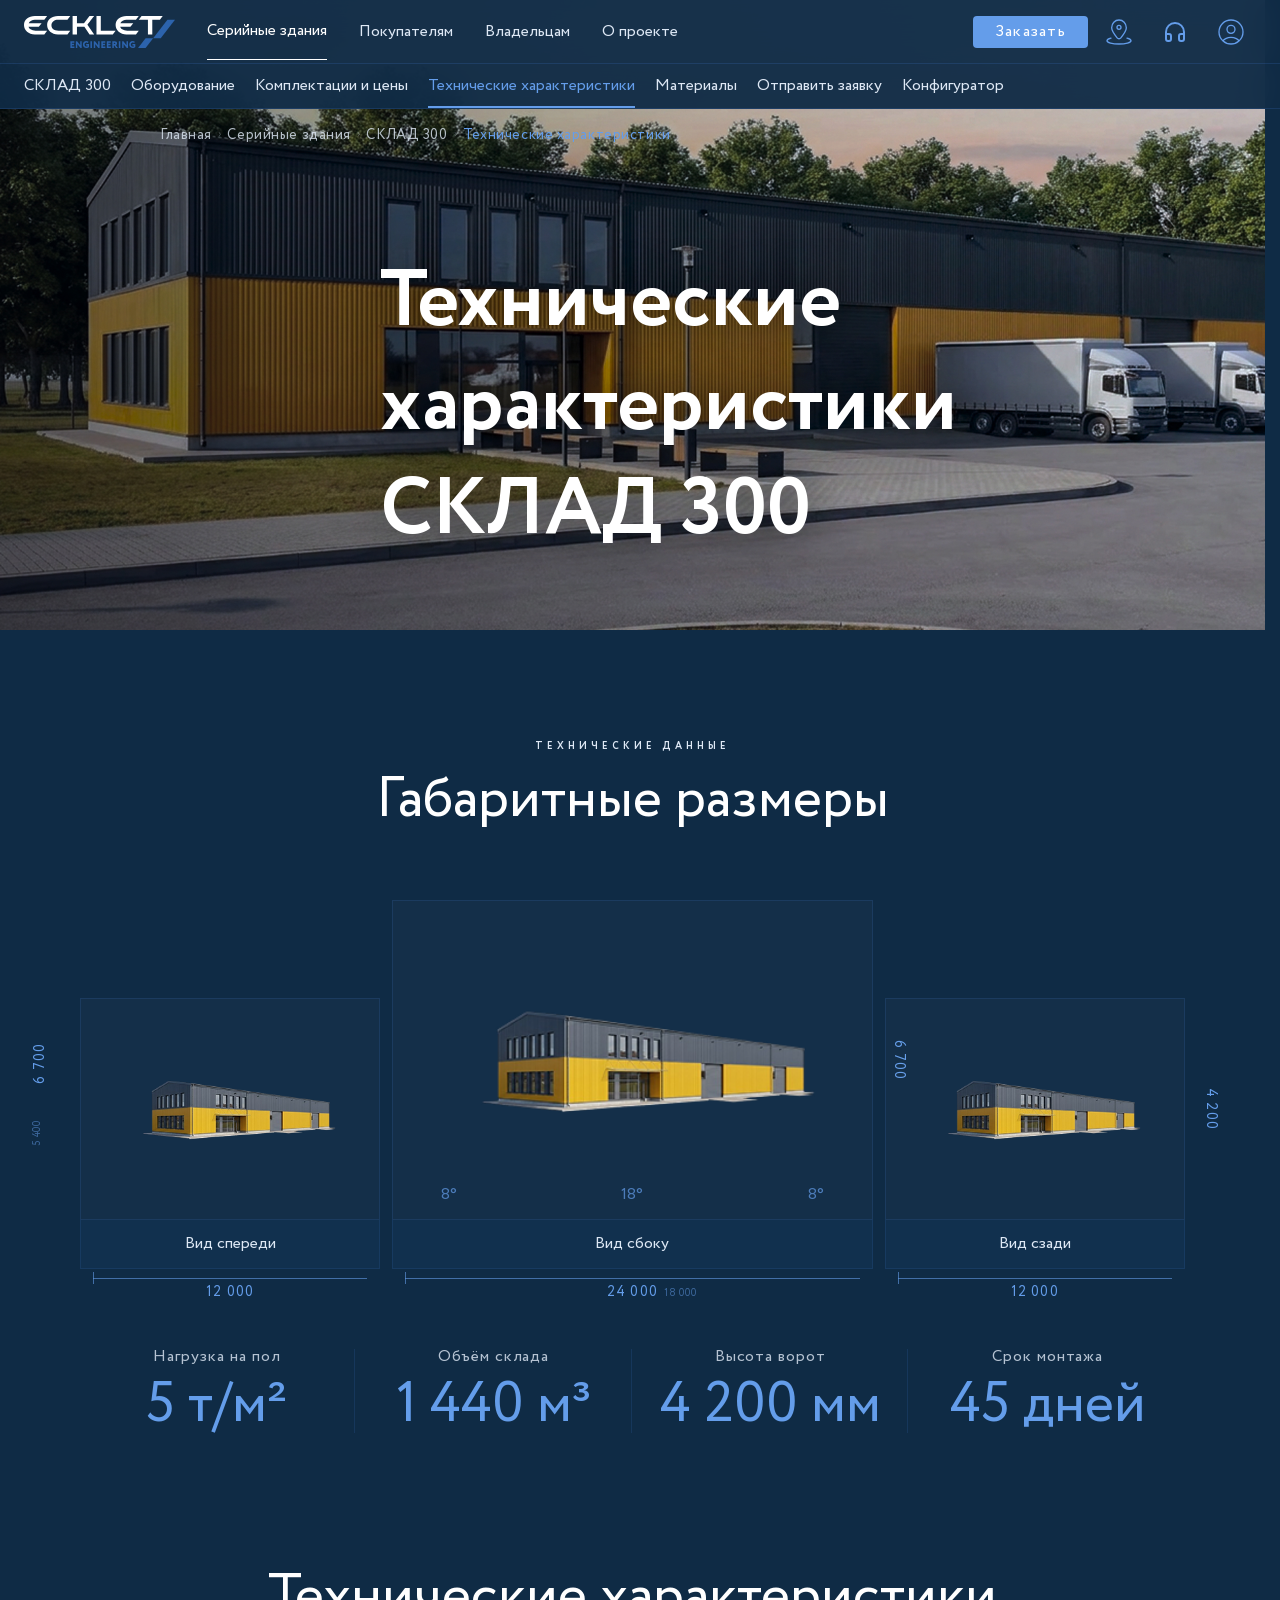
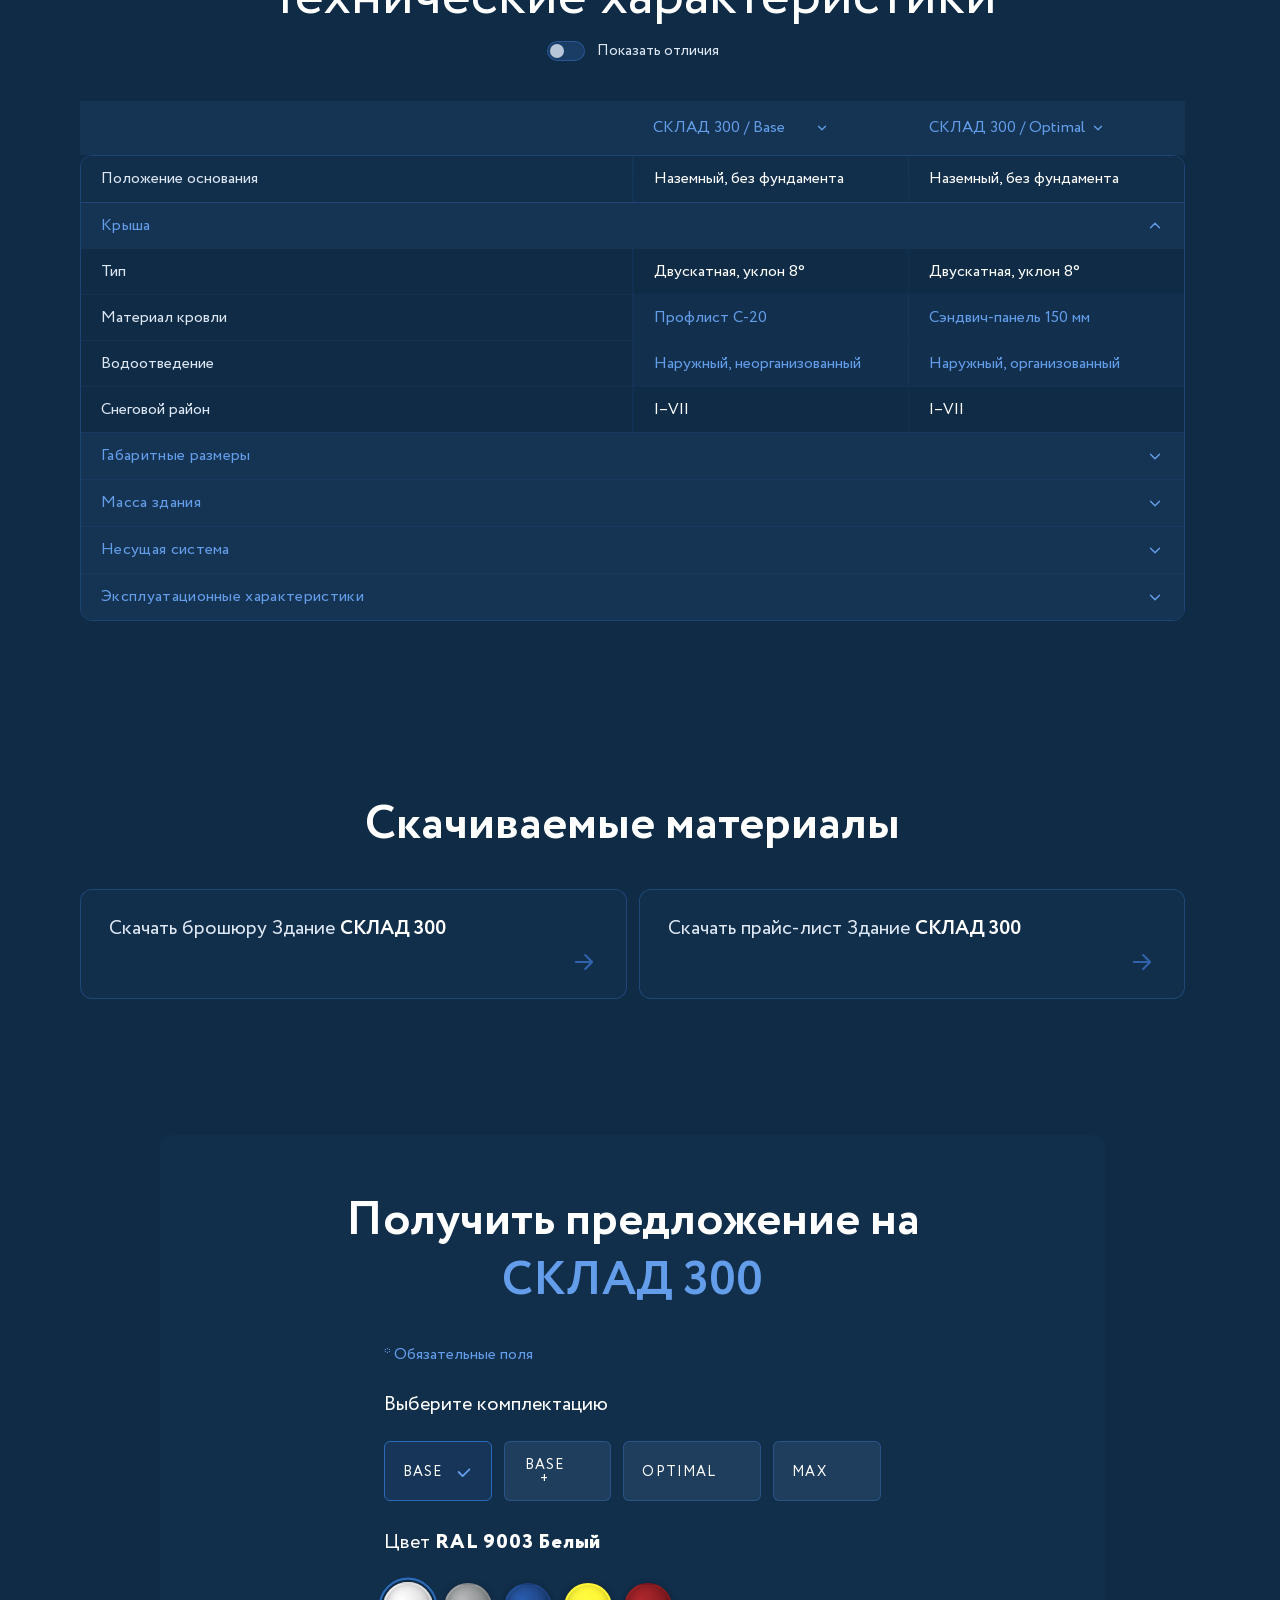
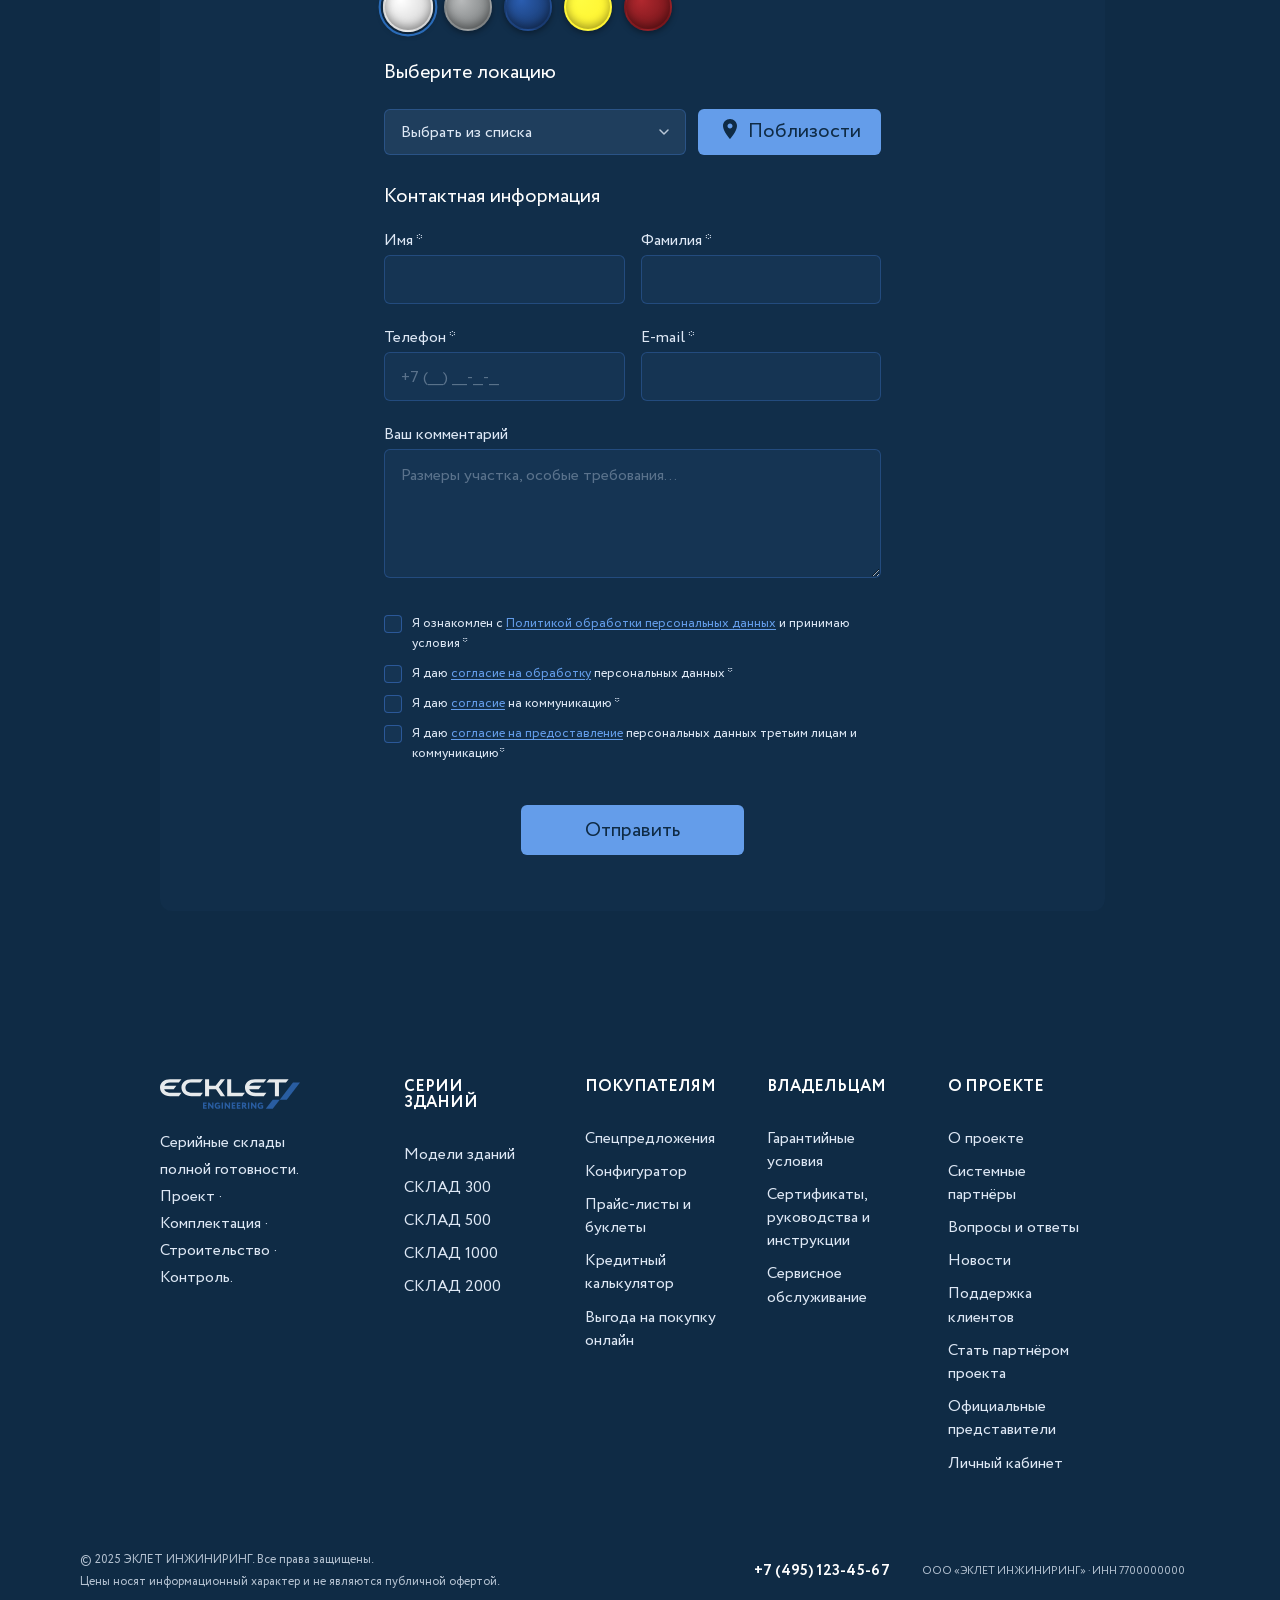
<file: specs.html>
﻿<!DOCTYPE html>
<html lang="ru">

<head>
  <meta charset="UTF-8">
  <meta name="viewport" content="width=device-width, initial-scale=1.0">
  <title>Технические характеристики — ЭКЛЕТ ИНЖИНИРИНГ</title>
  <link rel="preload" href="fonts/Circe-Regular.woff2" as="font" type="font/woff2" crossorigin>
  <link rel="preload" href="fonts/Circe-Bold.woff2" as="font" type="font/woff2" crossorigin>
  <link rel="stylesheet" href="styles/styles.css">
  <style>
    #page-content {
      opacity: 0;
      transition: opacity 0.45s ease;
    }

    #page-content.page-visible {
      opacity: 1;
    }
  </style>
</head>

<body>

  <!-- NAV -->
  <nav class="header-nav">
    <a class="nav-logo" href="index.html">
      <svg width="151" height="32" viewBox="0 0 151 32" fill="none" xmlns="http://www.w3.org/2000/svg">
        <path fill-rule="evenodd" clip-rule="evenodd"
          d="M33.9442 3.66504H43.4512L46.2546 0.0148926H33.9442C27.6976 0.0148926 23.127 3.64983 23.127 9.03379C23.127 14.4178 27.6976 18.4025 33.9442 18.4025H43.4512L46.2546 14.7676H36.3667C31.4303 14.7676 27.4386 13.5356 27.4386 9.2163C27.4539 5.59657 30.6381 3.66504 33.9442 3.66504Z"
          fill="white" />
        <path fill-rule="evenodd" clip-rule="evenodd"
          d="M10.8173 3.66535H20.3243L23.1276 0H10.8173C4.57067 0 0 3.63493 0 9.0189C0 14.4029 4.57067 18.3876 10.8173 18.3876H20.3243L23.1276 14.7527H13.2397C8.98899 14.7527 5.4391 13.8249 4.5402 10.8135H14.809L17.6123 7.16341H4.70779C5.6524 4.88207 8.19674 3.68056 10.8173 3.66535Z"
          fill="white" />
        <path fill-rule="evenodd" clip-rule="evenodd"
          d="M76.8035 0.0148926H72.4766V18.4177H88.7786L91.6125 14.7828H76.8035V0.0148926Z" fill="white" />
        <path fill-rule="evenodd" clip-rule="evenodd"
          d="M117.574 0.0148926L114.725 3.66504H123.927V18.4177H128.284V3.66504H135.887L138.721 0.0148926H117.574Z"
          fill="white" />
        <path fill-rule="evenodd" clip-rule="evenodd"
          d="M70.1294 0.0148926H65.4978L59.9978 7.1783H52.9589V0.0148926H48.6016V18.4177H52.9589V10.8284H60.3787L65.5588 18.4025H70.1751L63.4258 8.74482C63.4106 8.76003 70.1294 0.0148926 70.1294 0.0148926Z"
          fill="white" />
        <path fill-rule="evenodd" clip-rule="evenodd"
          d="M102.444 3.66535H111.951L114.755 0H102.444C96.1976 0 91.627 3.63493 91.627 9.0189C91.627 14.4029 96.1976 18.3876 102.444 18.3876H111.951L114.755 14.7527H104.867C100.616 14.7527 97.0661 13.8249 96.1672 10.8135H106.436L109.239 7.16341H96.3348C97.2794 4.88207 99.8237 3.66535 102.444 3.66535Z"
          fill="white" />
        <path fill-rule="evenodd" clip-rule="evenodd" d="M129.152 22.2052L143.443 3.66553H151L136.709 22.2052H129.152Z"
          fill="#2C63AC" />
        <path fill-rule="evenodd" clip-rule="evenodd"
          d="M114.039 31.9994L121.596 22.2048H129.153L121.596 31.9994H114.039Z" fill="#2C63AC" />
        <path
          d="M46.3613 31.8783V25.2168H50.3226V26.6465H47.8849V27.8175H50.0331V29.2472H47.8849V30.4639H50.414V31.8935H46.3613V31.8783ZM57.6814 31.8783H56.4625L53.2935 27.8784V31.8783H51.8614V25.2168H53.0802L56.2492 29.232V25.2168H57.6814V31.8783ZM62.1454 29.5057V28.0761H64.9944V31.057C64.6695 31.3675 64.2791 31.6014 63.8518 31.7414C63.4177 31.9036 62.9592 31.9911 62.4958 32C61.3684 32 60.4847 31.6958 59.8601 31.0723C59.2354 30.4487 58.9154 29.6122 58.9154 28.5628C58.9154 27.5742 59.2202 26.7529 59.8448 26.0989C60.4695 25.4449 61.277 25.1104 62.313 25.1104C63.1814 25.1104 63.9127 25.3385 64.5069 25.81L63.867 27.0419C63.6973 26.8828 63.4944 26.7633 63.2728 26.6921C63.0235 26.6025 62.7607 26.5562 62.4958 26.5552C62.2393 26.5422 61.9828 26.5814 61.7419 26.6703C61.5009 26.7592 61.2806 26.8959 61.0941 27.0723C60.7285 27.4221 60.5609 27.924 60.5609 28.578C60.5478 28.8469 60.5883 29.1156 60.6798 29.3688C60.7713 29.622 60.9121 29.8546 61.0941 30.0533C61.2827 30.2374 61.507 30.381 61.7534 30.4752C61.9997 30.5694 62.2627 30.6121 62.5263 30.6008C62.7341 30.6012 62.9404 30.5652 63.1357 30.4943C63.2965 30.4479 63.4466 30.3704 63.5775 30.2662V29.5361L62.1454 29.5057ZM66.4266 31.8783V25.2168H67.9501V31.8935H66.4266V31.8783ZM75.5984 31.8783H74.3796L71.2106 27.8784V31.8783H69.7784V25.2168H70.9973L74.1663 29.232V25.2168H75.5984V31.8783ZM77.32 31.8783V25.2168H81.2813V26.6465H78.8436V27.8175H80.9918V29.2472H78.8436V30.4639H81.3727V31.8935H77.32V31.8783ZM82.8048 31.8783V25.2168H86.7661V26.6465H84.3284V27.8175H86.4766V29.2472H84.3436V30.4639H86.8727V31.8935H82.8048V31.8783ZM89.8284 31.8783H88.3049V25.2168C88.442 25.2168 88.8534 25.2168 89.5085 25.2016C90.1636 25.1864 90.5293 25.1864 90.575 25.1864C91.4434 25.1864 92.0681 25.3841 92.4642 25.7643C92.8603 26.1446 93.0584 26.6617 93.0584 27.3309C93.0584 28.2434 92.6775 28.8822 91.931 29.2624L93.8811 31.8935H92.0224L90.3922 29.5514H89.8284V31.8783ZM90.4988 26.6312C90.4683 26.6312 90.255 26.6312 89.8284 26.6465V28.1217H90.3769C91.0778 28.1217 91.4129 27.8632 91.4129 27.3461C91.4282 26.8594 91.1082 26.6312 90.4988 26.6312ZM94.8257 31.8783V25.2168H96.3493V31.8935H94.8257V31.8783ZM103.982 31.8783H102.763L99.5945 27.8784V31.8783H98.1623V25.2168H99.3812L102.55 29.232V25.2168H103.982V31.8783ZM108.462 29.5057V28.0761H111.311V31.057C110.986 31.3675 110.595 31.6014 110.168 31.7414C109.734 31.9036 109.275 31.9911 108.812 32C107.685 32 106.801 31.6958 106.176 31.0723C105.552 30.4487 105.232 29.6122 105.232 28.5628C105.232 27.5742 105.536 26.7529 106.161 26.0989C106.786 25.4449 107.593 25.1104 108.629 25.1104C109.498 25.1104 110.229 25.3385 110.823 25.81L110.183 27.0419C110.014 26.8828 109.811 26.7633 109.589 26.6921C109.34 26.6025 109.077 26.5562 108.812 26.5552C108.555 26.5422 108.299 26.5814 108.058 26.6703C107.817 26.7592 107.597 26.8959 107.41 27.0723C107.045 27.4221 106.877 27.924 106.877 28.578C106.864 28.8469 106.904 29.1156 106.996 29.3688C107.087 29.622 107.228 29.8546 107.41 30.0533C107.599 30.2374 107.823 30.381 108.07 30.4752C108.316 30.5694 108.579 30.6121 108.842 30.6008C109.05 30.6012 109.257 30.5652 109.452 30.4943C109.613 30.4479 109.763 30.3704 109.894 30.2662V29.5361L108.462 29.5057Z"
          fill="#2C63AC" />
      </svg>
    </a>

    <ul class="nav-links">
      <li><a href="catalog.html" class="nav-link-active">Серийные здания</a></li>
      <li><a href="buyers.html">Покупателям</a></li>
      <li><a href="owners.html">Владельцам</a></li>
      <li><a href="project.html">О проекте</a></li>
    </ul>

    <div class="nav-right">
      <button type="button" class="cat-nav-cta" onclick="openModal()">Заказать</button>
      <a href="/" class="sales-territory">
        <svg width="32" height="32" viewBox="0 0 32 32" fill="none">
          <path
            d="M8 22.1821C5.545 22.7924 4 23.6794 4 24.6667C4 26.5076 9.37258 28 16 28C22.6274 28 28 26.5076 28 24.6667C28 23.6794 26.455 22.7924 24 22.1821M23.3333 11.7778C23.3333 14.6525 20.0489 19.1536 17.8761 21.8167C16.8935 23.021 15.1065 23.021 14.1239 21.8167C11.9511 19.1536 8.66667 14.6525 8.66667 11.7778C8.66667 7.48223 11.9499 4 16 4C20.0501 4 23.3333 7.48223 23.3333 11.7778ZM18 11.3333C18 12.4379 17.1046 13.3333 16 13.3333C14.8954 13.3333 14 12.4379 14 11.3333C14 10.2288 14.8954 9.33333 16 9.33333C17.1046 9.33333 18 10.2288 18 11.3333Z"
            stroke="#649DEA" stroke-width="1.33333" stroke-linecap="round" stroke-linejoin="round" />
        </svg>
      </a>
      <button type="button" class="support-float-btn" aria-label="Открыть поддержку">
        <svg viewBox="0 0 24 24" width="24" height="24" fill="none" stroke="currentColor" stroke-width="2"
          stroke-linecap="round" stroke-linejoin="round">
          <path d="M3 18v-6a9 9 0 0 1 18 0v6"></path>
          <path
            d="M21 19a2 2 0 0 1-2 2h-1a2 2 0 0 1-2-2v-3a2 2 0 0 1 2-2h3zM3 19a2 2 0 0 0 2 2h1a2 2 0 0 0 2-2v-3a2 2 0 0 0-2-2H3z">
          </path>
        </svg>
      </button>
      <a href="/" class="lk-button" aria-label="Личный кабинет">
        <svg width="32" height="32" viewBox="0 0 32 32" fill="none">
          <path
            d="M23.9379 24.9996C23.4453 23.6843 20.0792 21.3333 16 21.3333C11.9208 21.3333 8.55471 23.6843 8.06205 24.9996M8.06205 24.9996C10.1775 26.8669 12.9564 28 16 28C19.0436 28 21.8225 26.8669 23.9379 24.9996C26.4289 22.8008 28 19.5838 28 16C28 9.37258 22.6274 4 16 4C9.37258 4 4 9.37258 4 16C4 19.5839 5.57106 22.8008 8.06205 24.9996ZM20 13.3333C20 15.5425 18.2091 17.3333 16 17.3333C13.7909 17.3333 12 15.5425 12 13.3333C12 11.1242 13.7909 9.33333 16 9.33333C18.2091 9.33333 20 11.1242 20 13.3333Z"
            stroke-width="1.33333" />
        </svg>
      </a>
    </div>
  </nav>

  <!-- SUB NAV -->
  <nav class="specs-subnav" id="specsSubnav">
    <ul class="specs-subnav__list">
      <li class="specs-subnav__item">
        <a href="sclad.html" class="specs-subnav__link" id="specs-subnav-model">СКЛАД 300</a>
      </li>
      <li class="specs-subnav__item">
        <a href="equipment.html" class="specs-subnav__link" id="specs-equip-link">Оборудование</a>
      </li>
      <li class="specs-subnav__item">
        <a href="complete.html" class="specs-subnav__link" id="specs-complete-link">Комплектации и цены</a>
      </li>
      <li class="specs-subnav__item">
        <a href="specs.html" class="specs-subnav__link is-active">Технические характеристики</a>
      </li>
      <li class="specs-subnav__item">
        <a href="#sec-downloads" class="specs-subnav__link">Материалы</a>
      </li>
      <li class="specs-subnav__item">
        <a href="#sec-cta" class="specs-subnav__link">Отправить заявку</a>
      </li>
      <li class="specs-subnav__item">
        <a href="configurator.html" class="specs-subnav__link" id="specs-config-link">Конфигуратор</a>
      </li>
    </ul>
  </nav>

  <div id="page-content">

    <!-- ── HERO ── -->
    <section class="specs-hero specs-subnav-target" id="sec-building">
      <div class="specs-hero__bg">
        <img src="images/project-hero-bg.jpg" alt="Технические характеристики" class="specs-hero__photo">
      </div>

      <nav class="specs__breadcrumb breadcrumb" aria-label="Хлебные крошки">
        <a href="index.html" class="breadcrumb__item">Главная</a>
        <span class="breadcrumb__sep">›</span>
        <a href="catalog.html" class="breadcrumb__item">Серийные здания</a>
        <span class="breadcrumb__sep">›</span>
        <a href="sclad.html" class="breadcrumb__item" id="specs-bc-model-link">СКЛАД 300</a>
        <span class="breadcrumb__sep">›</span>
        <span class="breadcrumb__item breadcrumb__item--active">Технические характеристики</span>
      </nav>

      <div class="specs-hero__content">
        <h1 class="specs-hero__title hero-title">Технические характеристики <span id="specs-hero-model">СКЛАД 300</span>
        </h1>
      </div>
    </section>

    <!-- ── ГАБАРИТНЫЕ РАЗМЕРЫ ── -->
    <section class="specs-dims specs-subnav-target" id="sec-dims">
      <div class="section-tag specs-section-tag ">Технические данные</div>
      <h2 class="section-title">Габаритные размеры</h2>

      <div class="specs-dims__views">

        <!-- Вид спереди -->
        <div class="specs-dims__view">
          <div class="specs-dims__img-wrap">
            <img src="images/models-1.png" alt="Вид спереди" class="specs-dims__img">
            <span class="specs-dims__ann specs-dims__ann--bottom">12 000</span>
            <span class="specs-dims__ann specs-dims__ann--left">6 700</span>
            <span class="specs-dims__ann specs-dims__ann--left-low">5 400</span>
          </div>
          <div class="specs-dims__view-label">Вид спереди</div>
        </div>

        <!-- Вид сбоку (главный) -->
        <div class="specs-dims__view specs-dims__view--main">
          <div class="specs-dims__img-wrap">
            <img src="images/models-1.png" alt="Вид сбоку" class="specs-dims__img">
            <span class="specs-dims__ann specs-dims__ann--bottom">24 000</span>
            <span class="specs-dims__ann specs-dims__ann--bottom2">18 000</span>
            <span class="specs-dims__ann specs-dims__ann--right">6 700</span>
            <span class="specs-dims__angle specs-dims__angle--left">8°</span>
            <span class="specs-dims__angle specs-dims__angle--center">18°</span>
            <span class="specs-dims__angle specs-dims__angle--right">8°</span>
          </div>
          <div class="specs-dims__view-label">Вид сбоку</div>
        </div>

        <!-- Вид сзади -->
        <div class="specs-dims__view">
          <div class="specs-dims__img-wrap">
            <img src="images/models-1.png" alt="Вид сзади" class="specs-dims__img">
            <span class="specs-dims__ann specs-dims__ann--bottom">12 000</span>
            <span class="specs-dims__ann specs-dims__ann--right">4 200</span>
          </div>
          <div class="specs-dims__view-label">Вид сзади</div>
        </div>

      </div>

      <!-- Ключевые характеристики -->
      <div class="specs-dims__specs">
        <div class="specs-dims__spec">
          <div class="specs-dims__spec-label">Нагрузка на пол</div>
          <div class="specs-dims__spec-value">5 т/м²</div>
        </div>
        <div class="specs-dims__spec">
          <div class="specs-dims__spec-label">Объём склада</div>
          <div class="specs-dims__spec-value">1 440 м³</div>
        </div>
        <div class="specs-dims__spec">
          <div class="specs-dims__spec-label">Высота ворот</div>
          <div class="specs-dims__spec-value">4 200 мм</div>
        </div>
        <div class="specs-dims__spec">
          <div class="specs-dims__spec-label">Срок монтажа</div>
          <div class="specs-dims__spec-value">45 дней</div>
        </div>
      </div>
    </section>

    <!-- ── ТАБЛИЦА ТЕХНИЧЕСКИХ ХАРАКТЕРИСТИК ── -->
    <section class="specs-table specs-subnav-target" id="sec-table">
      <div class="specs-table__title-row">
        <h2 class="specs-table__title section-title">Технические характеристики</h2>
        <label class="specs-diff-toggle">
          <input type="checkbox" id="specsDiffToggle" class="specs-diff-toggle__input">
          <span class="specs-diff-toggle__track">
            <span class="specs-diff-toggle__knob"></span>
          </span>
          <span class="specs-diff-toggle__label">Показать отличия</span>
        </label>
      </div>

      <!-- Шапка: выбор конфигурации для каждой колонки -->
      <div class="specs-table__head">
        <div class="specs-table__head-param"></div>
        <div class="specs-table__head-col">
          <div class="specs-table__sel-wrap">
            <select class="specs-table__sel" id="specsSelLeft">
              <option value="base" selected>СКЛАД 300 / Base</option>
              <option value="basepl">СКЛАД 300 / Base+</option>
              <option value="optimal">СКЛАД 300 / Optimal</option>
              <option value="max">СКЛАД 300 / Max</option>
            </select>
            <svg class="specs-table__sel-arrow" width="14" height="14" viewBox="0 0 16 16" fill="none">
              <path d="M4 6l4 4 4-4" stroke="currentColor" stroke-width="1.5" stroke-linecap="round"
                stroke-linejoin="round" />
            </svg>
          </div>
        </div>
        <div class="specs-table__head-col">
          <div class="specs-table__sel-wrap">
            <select class="specs-table__sel" id="specsSelRight">
              <option value="base">СКЛАД 300 / Base</option>
              <option value="basepl">СКЛАД 300 / Base+</option>
              <option value="optimal" selected>СКЛАД 300 / Optimal</option>
              <option value="max">СКЛАД 300 / Max</option>
            </select>
            <svg class="specs-table__sel-arrow" width="14" height="14" viewBox="0 0 16 16" fill="none">
              <path d="M4 6l4 4 4-4" stroke="currentColor" stroke-width="1.5" stroke-linecap="round"
                stroke-linejoin="round" />
            </svg>
          </div>
        </div>
      </div>
      <div class="specs-table__wrap">



        <!-- Строка: Положение основания (вне аккордиона) -->
        <div class="specs-table__row specs-table__row--standalone">
          <div class="specs-table__param">Положение основания</div>
          <div class="specs-table__val" data-row="foundation" data-side="left">—</div>
          <div class="specs-table__val" data-row="foundation" data-side="right">—</div>
        </div>

        <!-- ── Крыша ── -->
        <div class="specs-table__group is-open">
          <button class="specs-table__grp-hd" type="button">
            <span>Крыша</span>
            <svg class="specs-table__grp-arrow" width="18" height="18" viewBox="0 0 20 20" fill="none">
              <path d="M5 8l5 5 5-5" stroke="currentColor" stroke-width="1.5" stroke-linecap="round"
                stroke-linejoin="round" />
            </svg>
          </button>
          <div class="specs-table__grp-bd">
            <div class="specs-table__row">
              <div class="specs-table__param">Тип</div>
              <div class="specs-table__val" data-row="roofType" data-side="left">—</div>
              <div class="specs-table__val" data-row="roofType" data-side="right">—</div>
            </div>
            <div class="specs-table__row">
              <div class="specs-table__param">Материал кровли</div>
              <div class="specs-table__val" data-row="roofMat" data-side="left">—</div>
              <div class="specs-table__val" data-row="roofMat" data-side="right">—</div>
            </div>
            <div class="specs-table__row">
              <div class="specs-table__param">Водоотведение</div>
              <div class="specs-table__val" data-row="roofDrain" data-side="left">—</div>
              <div class="specs-table__val" data-row="roofDrain" data-side="right">—</div>
            </div>
            <div class="specs-table__row">
              <div class="specs-table__param">Снеговой район</div>
              <div class="specs-table__val" data-row="roofSnow" data-side="left">—</div>
              <div class="specs-table__val" data-row="roofSnow" data-side="right">—</div>
            </div>
          </div>
        </div>

        <!-- ── Габаритные размеры ── -->
        <div class="specs-table__group">
          <button class="specs-table__grp-hd" type="button">
            <span>Габаритные размеры</span>
            <svg class="specs-table__grp-arrow" width="18" height="18" viewBox="0 0 20 20" fill="none">
              <path d="M5 8l5 5 5-5" stroke="currentColor" stroke-width="1.5" stroke-linecap="round"
                stroke-linejoin="round" />
            </svg>
          </button>
          <div class="specs-table__grp-bd">
            <div class="specs-table__row">
              <div class="specs-table__param">Длина, мм</div>
              <div class="specs-table__val" data-row="dimLen" data-side="left">—</div>
              <div class="specs-table__val" data-row="dimLen" data-side="right">—</div>
            </div>
            <div class="specs-table__row">
              <div class="specs-table__param">Ширина, мм</div>
              <div class="specs-table__val" data-row="dimWid" data-side="left">—</div>
              <div class="specs-table__val" data-row="dimWid" data-side="right">—</div>
            </div>
            <div class="specs-table__row">
              <div class="specs-table__param">Высота стен, мм</div>
              <div class="specs-table__val" data-row="dimWallH" data-side="left">—</div>
              <div class="specs-table__val" data-row="dimWallH" data-side="right">—</div>
            </div>
            <div class="specs-table__row">
              <div class="specs-table__param">Высота конька, мм</div>
              <div class="specs-table__val" data-row="dimRidgeH" data-side="left">—</div>
              <div class="specs-table__val" data-row="dimRidgeH" data-side="right">—</div>
            </div>
            <div class="specs-table__row">
              <div class="specs-table__param">Площадь застройки, м²</div>
              <div class="specs-table__val" data-row="dimArea" data-side="left">—</div>
              <div class="specs-table__val" data-row="dimArea" data-side="right">—</div>
            </div>
            <div class="specs-table__row">
              <div class="specs-table__param">Объём здания, м³</div>
              <div class="specs-table__val" data-row="dimVol" data-side="left">—</div>
              <div class="specs-table__val" data-row="dimVol" data-side="right">—</div>
            </div>
            <div class="specs-table__row">
              <div class="specs-table__param">Шаг рам, мм</div>
              <div class="specs-table__val" data-row="dimStep" data-side="left">—</div>
              <div class="specs-table__val" data-row="dimStep" data-side="right">—</div>
            </div>
            <div class="specs-table__row">
              <div class="specs-table__param">Ворота (проём)</div>
              <div class="specs-table__val" data-row="dimDoors" data-side="left">—</div>
              <div class="specs-table__val" data-row="dimDoors" data-side="right">—</div>
            </div>
          </div>
        </div>

        <!-- ── Масса здания ── -->
        <div class="specs-table__group">
          <button class="specs-table__grp-hd" type="button">
            <span>Масса здания</span>
            <svg class="specs-table__grp-arrow" width="18" height="18" viewBox="0 0 20 20" fill="none">
              <path d="M5 8l5 5 5-5" stroke="currentColor" stroke-width="1.5" stroke-linecap="round"
                stroke-linejoin="round" />
            </svg>
          </button>
          <div class="specs-table__grp-bd">
            <div class="specs-table__row">
              <div class="specs-table__param">Металлоконструкции, т</div>
              <div class="specs-table__val" data-row="massSteel" data-side="left">—</div>
              <div class="specs-table__val" data-row="massSteel" data-side="right">—</div>
            </div>
            <div class="specs-table__row">
              <div class="specs-table__param">Кровля и фасад, т</div>
              <div class="specs-table__val" data-row="massFacade" data-side="left">—</div>
              <div class="specs-table__val" data-row="massFacade" data-side="right">—</div>
            </div>
            <div class="specs-table__row">
              <div class="specs-table__param">Полная масса здания, т</div>
              <div class="specs-table__val" data-row="massTotal" data-side="left">—</div>
              <div class="specs-table__val" data-row="massTotal" data-side="right">—</div>
            </div>
            <div class="specs-table__row">
              <div class="specs-table__param">Нагрузка на пол, т/м²</div>
              <div class="specs-table__val" data-row="massFloor" data-side="left">—</div>
              <div class="specs-table__val" data-row="massFloor" data-side="right">—</div>
            </div>
            <div class="specs-table__row">
              <div class="specs-table__param">Объём склада, м³</div>
              <div class="specs-table__val" data-row="massVol" data-side="left">—</div>
              <div class="specs-table__val" data-row="massVol" data-side="right">—</div>
            </div>
          </div>
        </div>

        <!-- ── Несущая система ── -->
        <div class="specs-table__group">
          <button class="specs-table__grp-hd" type="button">
            <span>Несущая система</span>
            <svg class="specs-table__grp-arrow" width="18" height="18" viewBox="0 0 20 20" fill="none">
              <path d="M5 8l5 5 5-5" stroke="currentColor" stroke-width="1.5" stroke-linecap="round"
                stroke-linejoin="round" />
            </svg>
          </button>
          <div class="specs-table__grp-bd">
            <div class="specs-table__row">
              <div class="specs-table__param">Тип</div>
              <div class="specs-table__val" data-row="structType" data-side="left">—</div>
              <div class="specs-table__val" data-row="structType" data-side="right">—</div>
            </div>
            <div class="specs-table__row">
              <div class="specs-table__param">Профиль</div>
              <div class="specs-table__val" data-row="structProfile" data-side="left">—</div>
              <div class="specs-table__val" data-row="structProfile" data-side="right">—</div>
            </div>
            <div class="specs-table__row">
              <div class="specs-table__param">Соединения</div>
              <div class="specs-table__val" data-row="structJoints" data-side="left">—</div>
              <div class="specs-table__val" data-row="structJoints" data-side="right">—</div>
            </div>
            <div class="specs-table__row">
              <div class="specs-table__param">Анкеровка</div>
              <div class="specs-table__val" data-row="structAnchors" data-side="left">—</div>
              <div class="specs-table__val" data-row="structAnchors" data-side="right">—</div>
            </div>
            <div class="specs-table__row">
              <div class="specs-table__param">Расчётный срок службы</div>
              <div class="specs-table__val" data-row="structLife" data-side="left">—</div>
              <div class="specs-table__val" data-row="structLife" data-side="right">—</div>
            </div>
          </div>
        </div>

        <!-- ── Эксплуатационные характеристики ── -->
        <div class="specs-table__group">
          <button class="specs-table__grp-hd" type="button">
            <span>Эксплуатационные характеристики</span>
            <svg class="specs-table__grp-arrow" width="18" height="18" viewBox="0 0 20 20" fill="none">
              <path d="M5 8l5 5 5-5" stroke="currentColor" stroke-width="1.5" stroke-linecap="round"
                stroke-linejoin="round" />
            </svg>
          </button>
          <div class="specs-table__grp-bd">
            <div class="specs-table__row">
              <div class="specs-table__param">Снеговой район</div>
              <div class="specs-table__val" data-row="opsSnow" data-side="left">—</div>
              <div class="specs-table__val" data-row="opsSnow" data-side="right">—</div>
            </div>
            <div class="specs-table__row">
              <div class="specs-table__param">Ветровой район</div>
              <div class="specs-table__val" data-row="opsWind" data-side="left">—</div>
              <div class="specs-table__val" data-row="opsWind" data-side="right">—</div>
            </div>
            <div class="specs-table__row">
              <div class="specs-table__param">Сейсмичность</div>
              <div class="specs-table__val" data-row="opsSeism" data-side="left">—</div>
              <div class="specs-table__val" data-row="opsSeism" data-side="right">—</div>
            </div>
            <div class="specs-table__row">
              <div class="specs-table__param">Температурный диапазон</div>
              <div class="specs-table__val" data-row="opsTemp" data-side="left">—</div>
              <div class="specs-table__val" data-row="opsTemp" data-side="right">—</div>
            </div>
            <div class="specs-table__row">
              <div class="specs-table__param">Класс конструктивной пожарной опасности</div>
              <div class="specs-table__val" data-row="opsFire" data-side="left">—</div>
              <div class="specs-table__val" data-row="opsFire" data-side="right">—</div>
            </div>
            <div class="specs-table__row">
              <div class="specs-table__param">Гарантия на конструктив</div>
              <div class="specs-table__val" data-row="opsWarranty" data-side="left">—</div>
              <div class="specs-table__val" data-row="opsWarranty" data-side="right">—</div>
            </div>
            <div class="specs-table__row">
              <div class="specs-table__param">Гарантия на инженерные системы</div>
              <div class="specs-table__val" data-row="opsEngWar" data-side="left">—</div>
              <div class="specs-table__val" data-row="opsEngWar" data-side="right">—</div>
            </div>
          </div>
        </div>

      </div><!-- /specs-table__wrap -->
    </section>

    <!-- ── DOWNLOADS ── -->
    <section class="compl-downloads specs-subnav-target" id="sec-downloads">
      <h2 class="compl-downloads__title">Скачиваемые материалы</h2>
      <div class="compl-downloads__grid">

        <a href="#" class="compl-downloads__card" download>
          <span class="compl-downloads__card-label">Скачать брошюру Здание <span class="compl-downloads__series"
              id="downloads-series-1">СКЛАД 300</span></span>
          <svg class="compl-downloads__arrow" viewBox="0 0 24 24" fill="none">
            <path d="M5 12h14M13 6l6 6-6 6" stroke="currentColor" stroke-width="1.8" stroke-linecap="round"
              stroke-linejoin="round" />
          </svg>
        </a>

        <a href="#" class="compl-downloads__card" download>
          <span class="compl-downloads__card-label">Скачать прайс-лист Здание <span class="compl-downloads__series"
              id="downloads-series-2">СКЛАД 300</span></span>
          <svg class="compl-downloads__arrow" viewBox="0 0 24 24" fill="none">
            <path d="M5 12h14M13 6l6 6-6 6" stroke="currentColor" stroke-width="1.8" stroke-linecap="round"
              stroke-linejoin="round" />
          </svg>
        </a>

      </div>
    </section>
    <!-- ── CTA FORM ── -->
    <section class="cta-form specs-subnav-target" id="sec-cta">
      <div class="cta-form__inner">
        <h2 class="cta-form__title">Получить предложение на <br> <span id="cta-model-name">СКЛАД 300</span></h2>
        <p class="cta-form__required">* Обязательные поля</p>
        <!-- Комплектация -->
        <div class="cta-form__group">
          <div class="cta-form__group-label">Выберите комплектацию</div>
          <div class="cta-form__toggles" id="ctaLevelToggles">
            <button class="cta-form__toggle cta-form__toggle--active" data-level="Base">
              Base
              <svg class="cta-form__check" viewBox="0 0 20 20" fill="none">
                <path d="M4 10l4.5 4.5L16 7" stroke="currentColor" stroke-width="2" stroke-linecap="round"
                  stroke-linejoin="round" />
              </svg>
            </button>
            <button class="cta-form__toggle" data-level="Base+">Base +
              <svg class="cta-form__check" viewBox="0 0 20 20" fill="none">
                <path d="M4 10l4.5 4.5L16 7" stroke="currentColor" stroke-width="2" stroke-linecap="round"
                  stroke-linejoin="round" />
              </svg>
            </button>
            <button class="cta-form__toggle" data-level="Optimal">Optimal
              <svg class="cta-form__check" viewBox="0 0 20 20" fill="none">
                <path d="M4 10l4.5 4.5L16 7" stroke="currentColor" stroke-width="2" stroke-linecap="round"
                  stroke-linejoin="round" />
              </svg>
            </button>
            <button class="cta-form__toggle" data-level="Max">Max
              <svg class="cta-form__check" viewBox="0 0 20 20" fill="none">
                <path d="M4 10l4.5 4.5L16 7" stroke="currentColor" stroke-width="2" stroke-linecap="round"
                  stroke-linejoin="round" />
              </svg>
            </button>
          </div>
        </div>

        <!-- Цвета -->
        <div class="cta-form__colors-row">

          <!-- Цвет кровли -->
          <div class="cta-form__color-group">
            <div class="cta-form__group-label">
              Цвет <span class="cta-form__color-name" id="roofColorName">RAL 9003 Белый</span>
            </div>
            <div class="cta-form__swatches" data-target="roofColorName">
              <button class="cta-form__swatch cta-form__swatch--active" data-color="RAL 9003 Белый"
                style="background: radial-gradient(circle at 35% 35%, #ffffff, #c8c8c8)"
                aria-label="RAL 9003 Белый"></button>
              <button class="cta-form__swatch" data-color="RAL 7004 Серый"
                style="background: radial-gradient(circle at 35% 35%, #b8babb, #6e7273)"
                aria-label="RAL 7004 Серый"></button>
              <button class="cta-form__swatch" data-color="RAL 5005 Синий"
                style="background: radial-gradient(circle at 35% 35%, #2a5db0, #153260)"
                aria-label="RAL 5005 Синий"></button>
              <button class="cta-form__swatch" data-color="RAL 6005 Желтый"
                style="background: radial-gradient(circle at 35% 35%, #fffc41, #fff12c)"
                aria-label="RAL 6005 Желтый"></button>
              <button class="cta-form__swatch" data-color="RAL 3003 Красный"
                style="background: radial-gradient(circle at 35% 35%, #b0282e, #6a1217)"
                aria-label="RAL 3003 Красный"></button>
            </div>
          </div>

          <!-- Цвет фасада -->
          <!--  <div class="cta-form__color-group">
            <div class="cta-form__group-label">
              Цвет фасада: <span class="cta-form__color-name" id="facadeColorName">RAL 9003 Белый</span>
            </div>
            <div class="cta-form__swatches" data-target="facadeColorName">
              <button class="cta-form__swatch cta-form__swatch--active"
                data-color="RAL 9003 Белый"
                style="background: radial-gradient(circle at 35% 35%, #ffffff, #c8c8c8)"
                aria-label="RAL 9003 Белый"></button>
              <button class="cta-form__swatch"
                data-color="RAL 1015 Бежевый"
                style="background: radial-gradient(circle at 35% 35%, #e8d9bc, #b5a47a)"
                aria-label="RAL 1015 Бежевый"></button>
              <button class="cta-form__swatch"
                data-color="RAL 7004 Серый"
                style="background: radial-gradient(circle at 35% 35%, #b8babb, #6e7273)"
                aria-label="RAL 7004 Серый"></button>
              <button class="cta-form__swatch"
                data-color="RAL 5005 Синий"
                style="background: radial-gradient(circle at 35% 35%, #2a5db0, #153260)"
                aria-label="RAL 5005 Синий"></button>
            </div>
          </div> -->

        </div>

        <!-- Регион -->
        <div class="cta-form__group">
          <div class="cta-form__group-label">Выберите локацию</div>
          <div class="cta-form__location-row">
            <div class="cta-form__select-wrap">
              <select class="cta-form__select" id="ctaLocation">
                <option value="" disabled selected>Выбрать из списка</option>
                <option>Москва и МО</option>
                <option>Санкт-Петербург и ЛО</option>
                <option>Екатеринбург</option>
                <option>Новосибирск</option>
                <option>Казань</option>
                <option>Краснодар</option>
                <option>Другой регион</option>
              </select>
              <svg class="cta-form__select-arrow" width="16" height="16" viewBox="0 0 16 16" fill="none">
                <path d="M4 6l4 4 4-4" stroke="currentColor" stroke-width="1.5" stroke-linecap="round"
                  stroke-linejoin="round" />
              </svg>
            </div>
            <button class="cta-form__nearby">
              <svg width="24" height="24" viewBox="0 0 24 24" fill="none">
                <path
                  d="M12 2C8.13 2 5 5.13 5 9c0 5.25 7 13 7 13s7-7.75 7-13c0-3.87-3.13-7-7-7zm0 9.5c-1.38 0-2.5-1.12-2.5-2.5s1.12-2.5 2.5-2.5 2.5 1.12 2.5 2.5-1.12 2.5-2.5 2.5z"
                  fill="currentColor" />
              </svg>
              Поблизости
            </button>
          </div>
        </div>

        <!-- Контакты -->
        <div class="cta-form__group">
          <div class="cta-form__group-label">Контактная информация</div>
          <div class="cta-form__fields-row">
            <div class="cta-form__field">
              <label class="cta-form__field-label">Имя *</label>
              <input class="cta-form__input" type="text" placeholder="">
            </div>
            <div class="cta-form__field">
              <label class="cta-form__field-label">Фамилия *</label>
              <input class="cta-form__input" type="text" placeholder="">
            </div>
          </div>
          <div class="cta-form__fields-row">
            <div class="cta-form__field">
              <label class="cta-form__field-label">Телефон *</label>
              <input class="cta-form__input" type="tel" placeholder="+7 (___) ___-__-__">
            </div>
            <div class="cta-form__field">
              <label class="cta-form__field-label">E-mail *</label>
              <input class="cta-form__input" type="email" placeholder="">
            </div>
          </div>
          <div class="cta-form__field cta-form__field--full">
            <label class="cta-form__field-label">Ваш комментарий</label>
            <textarea class="cta-form__input cta-form__textarea" rows="4"
              placeholder="Размеры участка, особые требования..."></textarea>
          </div>
        </div>

        <!-- Согласия -->
        <div class="cta-form__consents">
          <label class="cta-form__consent">
            <input type="checkbox" class="cta-form__checkbox">
            <span>Я ознакомлен с <a href="#">Политикой обработки персональных данных</a> и принимаю условия *</span>
          </label>
          <label class="cta-form__consent">
            <input type="checkbox" class="cta-form__checkbox">
            <span>Я даю <a href="#">согласие на обработку</a> персональных данных *</span>
          </label>
          <label class="cta-form__consent">
            <input type="checkbox" class="cta-form__checkbox">
            <span>Я даю <a href="#">согласие</a> на коммуникацию *</span>
          </label>
          <label class="cta-form__consent">
            <input type="checkbox" class="cta-form__checkbox">
            <span>Я даю <a href="#">согласие на предоставление</a> персональных данных третьим лицам и
              коммуникацию*</span>
          </label>
        </div>

        <!-- Кнопка -->
        <div class="cta-form__submit-wrap">
          <button class="cta-form__submit" onclick="submitCtaForm(event)">Отправить</button>
        </div>

      </div>
    </section>

    <!-- ── FOOTER ── -->
    <footer class="site-footer">
      <div class="site-footer__top">

        <!-- Логотип + CTA -->
        <div class="site-footer__brand">
          <a href="index.html" class="site-footer__logo">
            <svg width="140" height="30" viewBox="0 0 151 32" fill="none" xmlns="http://www.w3.org/2000/svg">
              <path fill-rule="evenodd" clip-rule="evenodd"
                d="M33.9442 3.66504H43.4512L46.2546 0.0148926H33.9442C27.6976 0.0148926 23.127 3.64983 23.127 9.03379C23.127 14.4178 27.6976 18.4025 33.9442 18.4025H43.4512L46.2546 14.7676H36.3667C31.4303 14.7676 27.4386 13.5356 27.4386 9.2163C27.4539 5.59657 30.6381 3.66504 33.9442 3.66504Z"
                fill="white" />
              <path fill-rule="evenodd" clip-rule="evenodd"
                d="M10.8173 3.66535H20.3243L23.1276 0H10.8173C4.57067 0 0 3.63493 0 9.0189C0 14.4029 4.57067 18.3876 10.8173 18.3876H20.3243L23.1276 14.7527H13.2397C8.98899 14.7527 5.4391 13.8249 4.5402 10.8135H14.809L17.6123 7.16341H4.70779C5.6524 4.88207 8.19674 3.68056 10.8173 3.66535Z"
                fill="white" />
              <path fill-rule="evenodd" clip-rule="evenodd"
                d="M76.8035 0.0148926H72.4766V18.4177H88.7786L91.6125 14.7828H76.8035V0.0148926Z" fill="white" />
              <path fill-rule="evenodd" clip-rule="evenodd"
                d="M117.574 0.0148926L114.725 3.66504H123.927V18.4177H128.284V3.66504H135.887L138.721 0.0148926H117.574Z"
                fill="white" />
              <path fill-rule="evenodd" clip-rule="evenodd"
                d="M70.1294 0.0148926H65.4978L59.9978 7.1783H52.9589V0.0148926H48.6016V18.4177H52.9589V10.8284H60.3787L65.5588 18.4025H70.1751L63.4258 8.74482C63.4106 8.76003 70.1294 0.0148926 70.1294 0.0148926Z"
                fill="white" />
              <path fill-rule="evenodd" clip-rule="evenodd"
                d="M102.444 3.66535H111.951L114.755 0H102.444C96.1976 0 91.627 3.63493 91.627 9.0189C91.627 14.4029 96.1976 18.3876 102.444 18.3876H111.951L114.755 14.7527H104.867C100.616 14.7527 97.0661 13.8249 96.1672 10.8135H106.436L109.239 7.16341H96.3348C97.2794 4.88207 99.8237 3.66535 102.444 3.66535Z"
                fill="white" />
              <path fill-rule="evenodd" clip-rule="evenodd"
                d="M129.152 22.2052L143.443 3.66553H151L136.709 22.2052H129.152Z" fill="#2C63AC" />
              <path fill-rule="evenodd" clip-rule="evenodd"
                d="M114.039 31.9994L121.596 22.2048H129.153L121.596 31.9994H114.039Z" fill="#2C63AC" />
              <path
                d="M46.3613 31.8783V25.2168H50.3226V26.6465H47.8849V27.8175H50.0331V29.2472H47.8849V30.4639H50.414V31.8935H46.3613V31.8783ZM57.6814 31.8783H56.4625L53.2935 27.8784V31.8783H51.8614V25.2168H53.0802L56.2492 29.232V25.2168H57.6814V31.8783ZM62.1454 29.5057V28.0761H64.9944V31.057C64.6695 31.3675 64.2791 31.6014 63.8518 31.7414C63.4177 31.9036 62.9592 31.9911 62.4958 32C61.3684 32 60.4847 31.6958 59.8601 31.0723C59.2354 30.4487 58.9154 29.6122 58.9154 28.5628C58.9154 27.5742 59.2202 26.7529 59.8448 26.0989C60.4695 25.4449 61.277 25.1104 62.313 25.1104C63.1814 25.1104 63.9127 25.3385 64.5069 25.81L63.867 27.0419C63.6973 26.8828 63.4944 26.7633 63.2728 26.6921C63.0235 26.6025 62.7607 26.5562 62.4958 26.5552C62.2393 26.5422 61.9828 26.5814 61.7419 26.6703C61.5009 26.7592 61.2806 26.8959 61.0941 27.0723C60.7285 27.4221 60.5609 27.924 60.5609 28.578C60.5478 28.8469 60.5883 29.1156 60.6798 29.3688C60.7713 29.622 60.9121 29.8546 61.0941 30.0533C61.2827 30.2374 61.507 30.381 61.7534 30.4752C61.9997 30.5694 62.2627 30.6121 62.5263 30.6008C62.7341 30.6012 62.9404 30.5652 63.1357 30.4943C63.2965 30.4479 63.4466 30.3704 63.5775 30.2662V29.5361L62.1454 29.5057ZM66.4266 31.8783V25.2168H67.9501V31.8935H66.4266V31.8783ZM75.5984 31.8783H74.3796L71.2106 27.8784V31.8783H69.7784V25.2168H70.9973L74.1663 29.232V25.2168H75.5984V31.8783ZM77.32 31.8783V25.2168H81.2813V26.6465H78.8436V27.8175H80.9918V29.2472H78.8436V30.4639H81.3727V31.8935H77.32V31.8783ZM82.8048 31.8783V25.2168H86.7661V26.6465H84.3284V27.8175H86.4766V29.2472H84.3436V30.4639H86.8727V31.8935H82.8048V31.8783ZM89.8284 31.8783H88.3049V25.2168C88.442 25.2168 88.8534 25.2168 89.5085 25.2016C90.1636 25.1864 90.5293 25.1864 90.575 25.1864C91.4434 25.1864 92.0681 25.3841 92.4642 25.7643C92.8603 26.1446 93.0584 26.6617 93.0584 27.3309C93.0584 28.2434 92.6775 28.8822 91.931 29.2624L93.8811 31.8935H92.0224L90.3922 29.5514H89.8284V31.8783ZM90.4988 26.6312C90.4683 26.6312 90.255 26.6312 89.8284 26.6465V28.1217H90.3769C91.0778 28.1217 91.4129 27.8632 91.4129 27.3461C91.4282 26.8594 91.1082 26.6312 90.4988 26.6312ZM94.8257 31.8783V25.2168H96.3493V31.8935H94.8257V31.8783ZM103.982 31.8783H102.763L99.5945 27.8784V31.8783H98.1623V25.2168H99.3812L102.55 29.232V25.2168H103.982V31.8783ZM108.462 29.5057V28.0761H111.311V31.057C110.986 31.3675 110.595 31.6014 110.168 31.7414C109.734 31.9036 109.275 31.9911 108.812 32C107.685 32 106.801 31.6958 106.176 31.0723C105.552 30.4487 105.232 29.6122 105.232 28.5628C105.232 27.5742 105.536 26.7529 106.161 26.0989C106.786 25.4449 107.593 25.1104 108.629 25.1104C109.498 25.1104 110.229 25.3385 110.823 25.81L110.183 27.0419C110.014 26.8828 109.811 26.7633 109.589 26.6921C109.34 26.6025 109.077 26.5562 108.812 26.5552C108.555 26.5422 108.299 26.5814 108.058 26.6703C107.817 26.7592 107.597 26.8959 107.41 27.0723C107.045 27.4221 106.877 27.924 106.877 28.578C106.864 28.8469 106.904 29.1156 106.996 29.3688C107.087 29.622 107.228 29.8546 107.41 30.0533C107.599 30.2374 107.823 30.381 108.07 30.4752C108.316 30.5694 108.579 30.6121 108.842 30.6008C109.05 30.6012 109.257 30.5652 109.452 30.4943C109.613 30.4479 109.763 30.3704 109.894 30.2662V29.5361L108.462 29.5057Z"
                fill="#2C63AC" />
            </svg>
          </a>
          <p class="site-footer__tagline">Серийные склады полной готовности.<br>Проект · Комплектация · Строительство ·
            Контроль.</p>

        </div>

        <!-- Серии зданий -->
        <div class="site-footer__col">
          <div class="site-footer__col-title">Серии зданий</div>
          <ul class="site-footer__list">
            <li><a href="catalog.html">Модели зданий</a></li>
            <li><a href="sclad.html?model=0">СКЛАД 300</a></li>
            <li><a href="sclad.html?model=1">СКЛАД 500</a></li>
            <li><a href="sclad.html?model=2">СКЛАД 1000</a></li>
            <li><a href="sclad.html?model=3">СКЛАД 2000</a></li>
          </ul>
        </div>

        <!-- Покупателям -->
        <div class="site-footer__col">
          <div class="site-footer__col-title">Покупателям</div>
          <ul class="site-footer__list">
            <li><a href="#">Спецпредложения</a></li>
            <li><a href="configurator.html">Конфигуратор</a></li>
            <li><a href="#">Прайс-листы и буклеты</a></li>
            <li><a href="#">Кредитный калькулятор</a></li>
            <li><a href="#">Выгода на покупку онлайн</a></li>
          </ul>
        </div>

        <!-- Владельцам -->
        <div class="site-footer__col">
          <div class="site-footer__col-title">Владельцам</div>
          <ul class="site-footer__list">
            <li><a href="#">Гарантийные условия</a></li>
            <li><a href="#">Сертификаты, руководства и инструкции</a></li>
            <li><a href="#">Сервисное обслуживание</a></li>
          </ul>
        </div>

        <!-- О проекте -->
        <div class="site-footer__col">
          <div class="site-footer__col-title">О проекте</div>
          <ul class="site-footer__list">
            <li><a href="project.html">О проекте</a></li>
            <li><a href="#">Системные партнёры</a></li>
            <li><a href="#">Вопросы и ответы</a></li>
            <li><a href="#">Новости</a></li>
            <li><a href="#">Поддержка клиентов</a></li>
            <li><a href="#">Стать партнёром проекта</a></li>
            <li><a href="#">Официальные представители</a></li>
            <li><a href="#">Личный кабинет</a></li>
          </ul>
        </div>

      </div><!-- /top -->

      <div class="site-footer__bottom">
        <div class="site-footer__bottom-left">
          <span>© 2025 ЭКЛЕТ ИНЖИНИРИНГ. Все права защищены.</span>
          <span>Цены носят информационный характер и не являются публичной офертой.</span>
        </div>
        <div class="site-footer__bottom-right">
          <a href="tel:+74951234567" class="site-footer__phone">+7 (495) 123-45-67</a>
          <span class="site-footer__requisites">ООО «ЭКЛЕТ ИНЖИНИРИНГ» · ИНН 7700000000</span>
        </div>
      </div>

    </footer>
  </div><!-- /page-content -->
  
  <script src="js/common.js"></script>
  <script src="js/main.js"></script>
  <script>
    var SPECS_MODELS = [
      { id: 0, name: 'СКЛАД 300' },
      { id: 1, name: 'СКЛАД 500' },
      { id: 2, name: 'СКЛАД 1000' },
      { id: 3, name: 'СКЛАД 2000' },
    ];

    (function () {
      var param = new URLSearchParams(window.location.search).get('model');
      var idx = parseInt(param, 10);
      if (isNaN(idx) || idx < 0 || idx > 3) idx = 0;

      var m = SPECS_MODELS[idx];

      document.title = 'Технические характеристики ' + m.name + ' — ЭКЛЕТ ИНЖИНИРИНГ';

      // Заголовок hero
      var heroModel = document.getElementById('specs-hero-model');
      if (heroModel) heroModel.textContent = m.name;

      // Суб-нав: название модели
      var modelLink = document.getElementById('specs-subnav-model');
      if (modelLink) {
        modelLink.textContent = m.name;
        modelLink.href = 'sclad.html?model=' + idx;
      }

      // Суб-нав: остальные ссылки
      var equipLink = document.getElementById('specs-equip-link');
      if (equipLink) equipLink.href = 'equipment.html?model=' + idx;

      var completeLink = document.getElementById('specs-complete-link');
      if (completeLink) completeLink.href = 'complete.html?model=' + idx;

      var configLink = document.getElementById('specs-config-link');
      if (configLink) configLink.href = 'configurator.html?model=' + idx;

      // Хлебная крошка — ссылка на модель
      var bcModelLink = document.getElementById('specs-bc-model-link');
      if (bcModelLink) {
        bcModelLink.textContent = m.name;
        bcModelLink.href = 'sclad.html?model=' + idx;
      }

      // ── Обновляем лейблы в select-ах конфигурации ──
      var cfgSuffixes = { base: '/ Base', basepl: '/ Base+', optimal: '/ Optimal', max: '/ Max' };
      document.querySelectorAll('.specs-table__sel option').forEach(function (opt) {
        opt.textContent = m.name + ' ' + cfgSuffixes[opt.value];
      });

      // Заголовок CTA-формы
      var ctaName = document.getElementById('cta-model-name');
      if (ctaName) ctaName.textContent = m.name;

      // Downloads — название серии в обеих карточках
      var dl1 = document.getElementById('downloads-series-1');
      if (dl1) dl1.textContent = m.name;
      var dl2 = document.getElementById('downloads-series-2');
      if (dl2) dl2.textContent = m.name;

      document.getElementById('page-content').classList.add('page-visible');
    })();

    // ── ТАБЛИЦА ТЕХНИЧЕСКИХ ХАРАКТЕРИСТИК ──
    (function () {

      // Данные по каждой конфигурации
      var SPECS = {
        base: {
          foundation: 'Наземный, без фундамента',
          roofType: 'Двускатная, уклон 8°',
          roofMat: 'Профлист С-20',
          roofDrain: 'Наружный, неорганизованный',
          roofSnow: 'I–VII',
          dimLen: '12 000',
          dimWid: '24 000',
          dimWallH: '5 400',
          dimRidgeH: '6 700',
          dimArea: '300',
          dimVol: '1 440',
          dimStep: '6 000',
          dimDoors: '1 × 4 200 × 4 200',
          massSteel: '12',
          massFacade: '6',
          massTotal: '28',
          massFloor: '5',
          massVol: '1 440',
          structType: 'Стальной каркас',
          structProfile: 'Горячекатаный профиль',
          structJoints: 'Болтовые',
          structAnchors: 'Химические анкеры',
          structLife: '50 лет',
          opsSnow: 'I–VII',
          opsWind: 'I–IV',
          opsSeism: 'до 9 баллов',
          opsTemp: '−60 °C / +50 °C',
          opsFire: 'C3',
          opsWarranty: '5 лет',
          opsEngWar: '3 года',
        },
        basepl: {
          foundation: 'Наземный, без фундамента',
          roofType: 'Двускатная, уклон 8°',
          roofMat: 'Сэндвич-панель 100 мм',
          roofDrain: 'Наружный, организованный',
          roofSnow: 'I–VII',
          dimLen: '12 000',
          dimWid: '24 000',
          dimWallH: '5 400',
          dimRidgeH: '6 700',
          dimArea: '300',
          dimVol: '1 440',
          dimStep: '6 000',
          dimDoors: '1 × 4 200 × 4 200',
          massSteel: '13',
          massFacade: '10',
          massTotal: '34',
          massFloor: '5',
          massVol: '1 440',
          structType: 'Стальной каркас',
          structProfile: 'Горячекатаный профиль',
          structJoints: 'Болтовые',
          structAnchors: 'Химические анкеры',
          structLife: '50 лет',
          opsSnow: 'I–VII',
          opsWind: 'I–IV',
          opsSeism: 'до 9 баллов',
          opsTemp: '−60 °C / +50 °C',
          opsFire: 'C2',
          opsWarranty: '5 лет',
          opsEngWar: '3 года',
        },
        optimal: {
          foundation: 'Наземный, без фундамента',
          roofType: 'Двускатная, уклон 8°',
          roofMat: 'Сэндвич-панель 150 мм',
          roofDrain: 'Наружный, организованный',
          roofSnow: 'I–VII',
          dimLen: '12 000',
          dimWid: '24 000',
          dimWallH: '5 400',
          dimRidgeH: '6 700',
          dimArea: '300',
          dimVol: '1 440',
          dimStep: '6 000',
          dimDoors: '2 × 4 200 × 4 200',
          massSteel: '14',
          massFacade: '14',
          massTotal: '42',
          massFloor: '5',
          massVol: '1 440',
          structType: 'Стальной каркас',
          structProfile: 'Горячекатаный профиль',
          structJoints: 'Болтовые',
          structAnchors: 'Химические анкеры',
          structLife: '50 лет',
          opsSnow: 'I–VII',
          opsWind: 'I–IV',
          opsSeism: 'до 9 баллов',
          opsTemp: '−60 °C / +50 °C',
          opsFire: 'C2',
          opsWarranty: '5 лет',
          opsEngWar: '3 года',
        },
        max: {
          foundation: 'Наземный, без фундамента',
          roofType: 'Двускатная, уклон 8°',
          roofMat: 'Сэндвич-панель 200 мм, снегозадержатели',
          roofDrain: 'Внутренний, организованный',
          roofSnow: 'I–VII',
          dimLen: '12 000',
          dimWid: '24 000',
          dimWallH: '5 400',
          dimRidgeH: '6 700',
          dimArea: '300',
          dimVol: '1 440',
          dimStep: '6 000',
          dimDoors: '2 × 4 200 × 5 000',
          massSteel: '16',
          massFacade: '20',
          massTotal: '56',
          massFloor: '5',
          massVol: '1 440',
          structType: 'Стальной каркас',
          structProfile: 'Горячекатаный профиль',
          structJoints: 'Болтовые',
          structAnchors: 'Химические анкеры',
          structLife: '50 лет',
          opsSnow: 'I–VII',
          opsWind: 'I–IV',
          opsSeism: 'до 9 баллов',
          opsTemp: '−60 °C / +50 °C',
          opsFire: 'C1',
          opsWarranty: '5 лет',
          opsEngWar: '3 года',
        },
      };

      var selLeft = document.getElementById('specsSelLeft');
      var selRight = document.getElementById('specsSelRight');
      if (!selLeft || !selRight) return;

      // Заполнить ячейки одной колонки
      function fillCol(side, cfg) {
        var data = SPECS[cfg];
        if (!data) return;
        document.querySelectorAll('.specs-table__val[data-side="' + side + '"]').forEach(function (el) {
          el.textContent = data[el.dataset.row] !== undefined ? data[el.dataset.row] : '—';
        });
      }

      // Подсветить ячейки, где значения различаются; пометить строки data-same
      function markDiff() {
        var leftCfg = selLeft.value;
        var rightCfg = selRight.value;
        document.querySelectorAll('.specs-table__val[data-side="left"]').forEach(function (lEl) {
          var rEl = document.querySelector('.specs-table__val[data-side="right"][data-row="' + lEl.dataset.row + '"]');
          if (!rEl) return;
          var diff = SPECS[leftCfg][lEl.dataset.row] !== SPECS[rightCfg][lEl.dataset.row];
          lEl.classList.toggle('is-diff', diff);
          rEl.classList.toggle('is-diff', diff);
          // Пометить родительскую строку: same=1 — одинаково, same=0 — различается
          var row = lEl.closest('.specs-table__row');
          if (row) row.dataset.same = diff ? '0' : '1';
        });
      }

      // Применить фильтр «только отличия»
      function applyFilter() {
        var on = diffToggle && diffToggle.checked;
        document.querySelectorAll('.specs-table__row').forEach(function (row) {
          row.classList.toggle('specs-table__row--hidden', on && row.dataset.same === '1');
        });
      }

      function update() {
        fillCol('left', selLeft.value);
        fillCol('right', selRight.value);
        markDiff();
        applyFilter();
      }

      selLeft.addEventListener('change', update);
      selRight.addEventListener('change', update);

      // Тоггл «Показать отличия»
      var diffToggle = document.getElementById('specsDiffToggle');
      if (diffToggle) {
        diffToggle.addEventListener('change', applyFilter);
      }

      // Аккордион
      document.querySelectorAll('.specs-table__grp-hd').forEach(function (btn) {
        btn.addEventListener('click', function () {
          btn.closest('.specs-table__group').classList.toggle('is-open');
        });
      });

      // ������ ������
      update();
    })();

  </script>

</body>

</html>
</file>
<file: styles/styles.css>
@charset "UTF-8";
/**
  Нормализация блочной модели
 */
*,
::before,
::after {
  box-sizing: border-box;
}

/**
  Убираем внутренние отступы слева тегам списков,
  у которых есть атрибут class
*/
:where(ul, ol):where([class]) {
  padding-left: 0;
}

/**
  Убираем внешние отступы body и двум другим тегам,
  у которых есть атрибут class
*/
body,
:where(blockquote, figure, fieldset):where([class]) {
  margin: 0;
}

/**
  Убираем внешние отступы вертикали нужным тегам,
  у которых есть атрибут class
*/
:where(h1,
h2,
h3,
h4,
h5,
h6,
p,
ul,
ol,
dl):where([class]) {
  margin-block: 0;
}

:where(dd[class]) {
  margin-left: 0;
}

:where(fieldset[class]) {
  padding: 0;
  border: none;
}

/**
  Убираем стандартный маркер маркированному списку,
  у которого есть атрибут class
*/
:where(ul[class]) {
  list-style: none;
}

:where(address[class]) {
  font-style: normal;
}

/**
  Обнуляем вертикальные внешние отступы параграфа,
  объявляем локальную переменную для внешнего отступа вниз,
  чтобы избежать взаимодействие с более сложным селектором
*/
p {
  --paragraphMarginBottom: 24px;
  margin-block: 0;
}

/**
  Внешний отступ вниз для параграфа без атрибута class,
  который расположен не последним среди своих соседних элементов
*/
p:where(:not([class]):not(:last-child)) {
  margin-bottom: var(--paragraphMarginBottom);
}

/**
  Упрощаем работу с изображениями и видео
*/
img,
video {
  display: block;
  max-width: 100%;
  height: auto;
}

/**
  Наследуем свойства шрифт для полей ввода
*/
input,
textarea,
select,
button {
  font: inherit;
}

html {
  /**
    Пригодится в большинстве ситуаций
    (когда, например, нужно будет "прижать" футер к низу сайта)
  */
  height: 100%;
  /**
    Убираем скачок интерфейса по горизонтали
    при появлении / исчезновении скроллбара
  */
  scrollbar-gutter: stable;
}

/**
  Плавный скролл
*/
html {
  scroll-behavior: smooth;
}

body {
  /**
    Пригодится в большинстве ситуаций
    (когда, например, нужно будет "прижать" футер к низу сайта)
  */
  min-height: 100%;
  /**
    Унифицированный интерлиньяж
  */
  line-height: 1;
}

/**
  Нормализация высоты элемента ссылки при его инспектировании в DevTools
*/
a:where([class]) {
  display: inline-flex;
}

/**
  Курсор-рука при наведении на элемент
*/
button,
label {
  cursor: pointer;
}

/**
  Приведение рамок таблиц в классический 'collapse' вид
*/
:where(table) {
  border-collapse: collapse;
  border-color: currentColor;
}

/**
  Удаляем все анимации и переходы для людей,
  которые предпочитают их не использовать
*/
@media (prefers-reduced-motion: reduce) {
  *,
  ::before,
  ::after {
    animation-duration: 0.01ms !important;
    animation-iteration-count: 1 !important;
    transition-duration: 0.01ms !important;
    scroll-behavior: auto !important;
  }
}
@font-face {
  font-family: "Circe";
  src: url("../fonts/Circe-Light.woff2") format("woff2");
  font-weight: 300;
  font-style: normal;
  font-display: swap;
}
@font-face {
  font-family: "Circe";
  src: url("../fonts/Circe-Regular.woff2") format("woff2");
  font-weight: 400;
  font-style: normal;
  font-display: swap;
}
@font-face {
  font-family: "Circe";
  src: url("../fonts/Circe-Bold.woff2") format("woff2");
  font-weight: 600;
  font-style: normal;
  font-display: swap;
}
@font-face {
  font-family: "Circe";
  src: url("../fonts/Circe-ExtraBold.woff2") format("woff2");
  font-weight: 800;
  font-style: normal;
  font-display: swap;
}
:root {
  --accent: #649dea;
  --accent-dim: #2a6bb8;
  --accent-dim2: rgba(100, 157, 234, 0.2);
  --accent-dim3: rgba(100, 157, 234, 0.3);
  --bg: #0F2B45;
  --bg-card: #112e4a;
  --bg-card2: #153453;
  --bg-card3: #1f3e5d;
  --bg-active: rgba(77, 144, 254, 0.15);
  --text: #dee8f5;
  --text80: rgba(222,232,245,0.8);
  --white: #fff;
  --border: 1px solid rgba(77, 144, 254, 0.25);
  --border-btn: 1px solid rgba(255, 255, 255, 0.3);
  --border-badge: 1px solid rgba(255, 255, 255, 0.2);
  --border-radius: 12px;
  --border-radius-s: 6px;
  --border-radius-xs: 4px;
  --font-head: 'Circe', sans-serif;
  --font-body: 'Circe', sans-serif;
}

.container {
  max-width: calc(var(--container-width) + var(--container-padding-x) * 2);
  margin-inline: auto;
  padding-inline: var(--container-padding-x);
}

.visually-hidden {
  position: absolute !important;
  width: 1px !important;
  height: 1px !important;
  margin: -1px !important;
  border: 0 !important;
  padding: 0 !important;
  white-space: nowrap !important;
  clip-path: inset(100%) !important;
  clip: rect(0 0 0 0) !important;
  overflow: hidden !important;
}

@media (max-width: 767px) {
  .hidden-mobile {
    display: none !important;
  }
}

@media (min-width: 768px) {
  .vizible-mobile {
    display: none !important;
  }
}

*,
*::before,
*::after {
  box-sizing: border-box;
  margin: 0;
  padding: 0;
}

html {
  scroll-behavior: smooth;
}

body {
  background: var(--bg);
  color: var(--white);
  font-family: var(--font-body);
  font-size: 16px;
  line-height: 1;
  overflow-x: hidden;
}

a,
button,
input,
textarea,
svg * {
  transition-duration: var(--transition-duration);
}

a {
  text-decoration: none;
  color: inherit;
}

/* ── BREADCRUMBS ── */
.breadcrumb {
  display: flex;
  align-items: center;
  gap: 6px;
  font-family: var(--font-body);
  font-size: 14px;
  font-weight: 400;
  letter-spacing: 0.04em;
}
.breadcrumb__item {
  color: var(--text80);
  text-decoration: none;
  white-space: nowrap;
  transition: color 0.3s ease-in-out;
}
.breadcrumb__item:hover {
  color: var(--white);
}
.breadcrumb__item--active {
  color: var(--accent);
  pointer-events: none;
}
.breadcrumb__sep {
  color: var(--text80);
  opacity: 0.4;
  -webkit-user-select: none;
     -moz-user-select: none;
          user-select: none;
  font-size: 10px;
}

.prj-hero .breadcrumb {
  position: absolute;
  top: 128px;
  left: 160px;
  z-index: 2;
}

.equip-hero .breadcrumb {
  position: absolute;
  top: 128px;
  left: 160px;
  z-index: 2;
}

.specs-hero .breadcrumb {
  position: absolute;
  top: 128px;
  left: 160px;
  z-index: 2;
}

.compl-hero .breadcrumb {
  position: absolute;
  top: 128px;
  left: 160px;
  z-index: 2;
}

.offer-hero .breadcrumb {
  position: absolute;
  top: 84px;
  left: 160px;
  z-index: 2;
}

.compl-compare__top .breadcrumb {
  position: absolute;
  top: 128px;
  left: 160px;
  z-index: 2;
}

.breadcrumb-bar {
  padding: 80px 160px 0;
  background: transparent;
}

@media (max-width: 767px) {
  .prj-hero .breadcrumb {
    top: 112px;
    left: 160px;
  }
  .breadcrumb-bar {
    padding: 80px 16px 0;
  }
}
/* ── SECTION WRAPPER ── */
.section {
  padding: 56px 160px;
}

.section-tag {
  display: inline-block;
  color: var(--text);
  font-size: 10px;
  font-weight: 600;
  letter-spacing: 4px;
  text-transform: uppercase;
  margin-bottom: 20px;
}

.section-title {
  font-family: var(--font-head);
  font-size: clamp(40px, 5vw, 56px);
  font-weight: 400;
  color: var(--white);
  line-height: 1;
  margin-bottom: 20px;
}

.section-sub {
  color: var(--text);
  font-size: 20px;
  font-weight: 400;
  line-height: 1.3;
  max-width: 560px;
  margin-bottom: 64px;
}

/* ── MODAL ── */
.modal-overlay {
  position: fixed;
  inset: 0;
  background: rgba(0, 0, 0, 0.85);
  backdrop-filter: blur(8px);
  z-index: 1000;
  display: flex;
  align-items: center;
  justify-content: center;
  opacity: 0;
  pointer-events: none;
  transition: opacity 0.3s ease-in-out;
}

.modal-overlay.open {
  opacity: 1;
  pointer-events: all;
}

.modal {
  background: var(--bg-card);
  border: var(--border);
  border-radius: var(--border-radius);
  width: 480px;
  max-width: 95vw;
  padding: 40px;
  position: relative;
  transform: translateY(20px);
  transition: transform 0.3s ease-in-out;
}

.modal-overlay.open .modal {
  transform: translateY(0);
}

.modal-close {
  position: absolute;
  top: 16px;
  right: 16px;
  background: none;
  border: none;
  color: var(--text);
  font-size: 22px;
  cursor: pointer;
  line-height: 1;
}

.modal-close:hover {
  color: var(--white);
}

.modal h3 {
  font-family: var(--font-head);
  font-size: 28px;
  letter-spacing: 2px;
  margin-bottom: 8px;
}

.modal p {
  font-size: 12px;
  color: var(--text);
  margin-bottom: 28px;
}

.form-group {
  margin-bottom: 16px;
}

.form-group label {
  display: block;
  font-size: 10px;
  color: var(--text);
  letter-spacing: 2px;
  text-transform: uppercase;
  margin-bottom: 8px;
}

.form-group input,
.form-group select {
  width: 100%;
  background: var(--bg-card2);
  border: 1px solid rgba(77, 144, 254, 0.2);
  border-radius: var(--border-radius-s);
  color: var(--white);
  padding: 12px 16px;
  font-family: var(--font-body);
  font-size: 13px;
  outline: none;
  transition: border-color 0.3s ease-in-out;
}

.form-group input:focus,
.form-group select:focus {
  border-color: var(--accent);
}

.form-group select option {
  background: var(--bg-card);
}

/* ── SCROLL REVEAL ── */
.reveal {
  opacity: 0;
  transform: translateY(30px);
  transition: opacity 0.3s ease-in-out, transform 0.3s ease-in-out;
}

.reveal.visible {
  opacity: 1;
  transform: none;
}

/* ── NAV ── */
.header-nav {
  position: fixed;
  top: 0;
  left: 0;
  right: 0;
  z-index: 100;
  display: flex;
  align-items: center;
  gap: 32px;
  padding: 0 24px;
  height: 64px;
  background: rgba(15, 43, 69, 0.95);
  backdrop-filter: blur(16px);
  border-bottom: 1px solid rgba(77, 144, 254, 0.15);
}

.nav-links {
  display: flex;
  align-items: center;
  gap: 32px;
  list-style: none;
}

.nav-links a {
  padding: 20px 0;
  border-bottom: 1px solid transparent;
  color: var(--text);
  font-size: 16px;
  font-weight: 400;
  transition: color 0.3s ease-in-out, border-bottom 0.3s ease-in-out;
  line-height: 1;
}

.nav-links a:hover {
  color: var(--white);
  border-bottom: 1px solid var(--white);
}

.nav-right {
  margin-left: auto;
  display: flex;
  align-items: center;
  gap: 6px;
}

.nav-right a {
  color: var(--accent);
  text-decoration: none;
  font-size: 16px;
  font-weight: 400;
  transition: all 0.3s ease-in-out;
}

.nav-right a:hover {
  color: var(--white);
}

.nav-right a:first-child {
  height: 100%;
  padding: 24px 0;
  margin-right: 19px;
  border-bottom: 1px solid transparent;
}

.nav-right a:first-child:hover {
  border-bottom: 1px solid var(--white);
}

.sales-territory {
  width: 50px;
  height: 50px;
  border-radius: 50%;
  background-color: transparent;
  border: none;
  cursor: pointer;
  display: flex;
  align-items: center;
  justify-content: center;
  transition: transform 0.3s ease-in-out, background-color 0.3s ease-in-out;
  z-index: 1000;
}

.sales-territory svg path {
  stroke: var(--accent);
  transition: stroke 0.3s ease-in-out;
}

.sales-territory:hover {
  background-color: var(--accent);
}
.sales-territory:hover svg path {
  stroke: var(--white);
}

.sales-territory:active {
  transform: scale(0.9);
}

.support-float-btn {
  width: 50px;
  height: 50px;
  border-radius: 50%;
  background-color: transparent;
  border: none;
  cursor: pointer;
  display: flex;
  align-items: center;
  justify-content: center;
  transition: transform 0.3s ease-in-out, background-color 0.3s ease-in-out;
  z-index: 1000;
}

.support-float-btn svg {
  stroke: var(--accent);
  transition: all 0.3s ease-in-out;
}

.support-float-btn:hover {
  background-color: var(--accent);
}
.support-float-btn:hover svg {
  stroke: var(--white);
}

.support-float-btn:active {
  transform: scale(0.9);
}

.lk-button {
  display: inline-flex;
  justify-content: center;
  align-items: center;
  gap: 8px;
  width: 50px;
  height: 50px;
  border-radius: 50%;
  background-color: transparent;
  transition: all 0.3s ease-in-out;
}

.lk-button svg {
  stroke: var(--accent);
  transition: all 0.3s ease-in-out;
}

.lk-button:hover {
  background-color: var(--accent);
}
.lk-button:hover svg {
  stroke: var(--white);
}

/* На мобилках можно скрыть текст и оставить только иконку */
@media (max-width: 480px) {
  .lk-button span {
    display: none;
  }
}
/* ── CTA STRIP ── */
.cta-strip {
  background: var(--yellow);
  padding: 80px;
  display: flex;
  align-items: center;
  justify-content: space-between;
}

.cta-strip-text h2 {
  font-family: var(--font-head);
  font-size: clamp(32px, 4vw, 56px);
  color: var(--black);
  letter-spacing: 2px;
  line-height: 1;
  margin-bottom: 8px;
}

.cta-strip-text p {
  color: rgba(0, 0, 0, 0.6);
  font-size: 14px;
  font-weight: 400;
}

.cta-strip-btns {
  display: flex;
  gap: 16px;
}

.btn-dark {
  background: var(--black);
  color: var(--white);
  border: none;
  padding: 16px 40px;
  font-family: var(--font-body);
  font-weight: 700;
  font-size: 12px;
  letter-spacing: 2px;
  text-transform: uppercase;
  cursor: pointer;
  transition: background 0.3s ease-in-out;
}

.btn-dark:hover {
  background: #222;
}

.btn-dark-outline {
  background: transparent;
  color: var(--black);
  border: 2px solid var(--black);
  padding: 16px 40px;
  font-family: var(--font-body);
  font-weight: 700;
  font-size: 12px;
  letter-spacing: 2px;
  text-transform: uppercase;
  cursor: pointer;
  transition: background 0.3s ease-in-out, color 0.3s ease-in-out;
}

.btn-dark-outline:hover {
  background: var(--black);
  color: var(--white);
}

/* ── HERO SLIDER ── */
.hero {
  position: relative;
  width: 100vw;
  height: 100vh;
  overflow: hidden;
}

.hero-track {
  display: flex; /* Выстраивает слайды в ряд */
  width: 700%; /* 100% * количество слайдов */
  height: 100%;
  transform: translateX(0);
}

.slide {
  position: relative;
  width: 100vw;
  height: 100vh; /* Высота на весь экран */
  overflow: hidden;
}

.slide-bg {
  width: 100%;
  height: 100%;
  -o-object-fit: cover;
     object-fit: cover;
  -o-object-position: center;
     object-position: center;
  z-index: -1;
  filter: brightness(0.7);
}

.slide-content {
  position: absolute;
  bottom: 220px;
  left: 160px;
  max-width: 1000px;
  z-index: 5;
}

.slide-tag {
  display: inline-block;
  background: var(--accent);
  color: var(--bg);
  border: 1px solid rgba(77, 144, 254, 0.5);
  border-radius: var(--border-radius-s);
  font-size: 10px;
  font-weight: 600;
  text-transform: uppercase;
  padding: 8px 14px 4px;
  margin-bottom: 20px;
  font-family: var(--font-body);
}

.hero-title {
  font-family: var(--font-head);
  font-size: clamp(56px, 9vw, 80px);
  line-height: 1;
  font-weight: 600;
  color: var(--white);
  text-transform: uppercase;
  margin-bottom: 16px;
  text-shadow: 0 2px 48px rgba(0, 0, 0, 0.7);
}

.slide-sub {
  font-weight: 400;
  font-size: 32px;
  line-height: 1;
  color: var(--text);
  margin-bottom: 36px;
}

.slide-price {
  font-family: var(--font-body);
  font-size: 34px;
  font-weight: 700;
  color: var(--white);
  letter-spacing: 0px;
  margin-bottom: 32px;
}

.slide-price span {
  font-size: 13px;
  color: var(--text80);
  font-weight: 400;
}

.slide-btns {
  display: flex;
  gap: 16px;
}

.btn-primary {
  background: var(--accent);
  color: var(--bg);
  border: none;
  border-radius: var(--border-radius-s);
  padding: 14px 36px;
  font-family: var(--font-body);
  font-weight: 400;
  font-size: 20px;
  line-height: 1;
  cursor: pointer;
  transition: all 0.3s ease-in-out;
  text-decoration: none;
  display: inline-flex;
  align-items: center;
  gap: 8px;
}

.btn-primary:hover {
  background: var(--accent-dim);
  color: var(--white);
}

.btn-outline {
  background: rgba(77, 144, 254, 0.12);
  color: var(--white);
  border: var(--border-btn);
  border-radius: var(--border-radius-s);
  padding: 14px 36px;
  font-family: var(--font-body);
  font-weight: 400;
  font-size: 20px;
  line-height: 1;
  cursor: pointer;
  transition: all 0.3s ease-in-out;
  text-decoration: none;
  display: inline-flex;
  align-items: center;
}

.btn-outline:hover {
  border-color: var(--accent);
  backdrop-filter: blur(20px);
  background-color: rgba(202, 212, 229, 0.1);
  color: var(--white);
}

.hero-nav {
  position: absolute;
  bottom: 48px;
  left: 80px;
  display: flex;
  gap: 12px;
  align-items: center;
}

.hero-dot {
  width: 32px;
  height: 2px;
  background: rgba(202, 212, 229, 0.25);
  cursor: pointer;
  transition: background 0.3s ease-in-out, width 0.3s ease-in-out;
}

.hero-dot.active {
  background: var(--accent);
  width: 64px;
}

.hero-counter {
  position: absolute;
  bottom: 48px;
  right: 80px;
  font-family: var(--font-body);
  font-size: 13px;
  font-weight: 600;
  letter-spacing: 3px;
  color: var(--text80);
}

.hero-counter span {
  color: var(--accent);
  font-size: 20px;
  font-weight: 700;
}

.hero-tabs {
  position: absolute;
  bottom: 0;
  left: 50%;
  transform: translateX(-50%);
  display: flex;
  z-index: 10;
  width: 100%;
  padding: 0;
}

.hero-tab {
  flex: 1;
  background: rgba(15, 43, 69, 0.4);
  backdrop-filter: blur(20px);
  border: none;
  cursor: pointer;
  padding: 0;
  text-align: left;
  color: var(--text);
  transition: color 0.3s ease-in-out;
  box-sizing: content-box;
}

.hero-tab.active {
  color: var(--white);
  background: var(--bg);
}

.tab-title {
  display: block;
  padding: 0 24px;
  font-size: 24px;
  line-height: 1;
  margin-top: 24px;
  margin-bottom: 4px;
  font-weight: 400;
}

.tab-subtitle {
  display: block;
  padding: 0 24px;
  font-weight: 400;
  font-size: 16px;
  line-height: 1;
  margin-bottom: 24px;
}

.tab-progress-bar {
  height: 4px;
  background: transparent;
  width: 100%;
  position: relative;
  overflow: hidden;
}

.tab-progress-fill {
  position: absolute;
  left: 0;
  top: 0;
  height: 100%;
  width: 0%; /* Будет меняться через JS или анимацию */
  background: var(--accent);
}

.hero-tab.active .tab-progress-fill {
  width: 100%;
  transition: width 5s linear; /* Время показа слайда */
}

/* ── MODELS ── */
#models {
  background: var(--bg);
}

.models-header {
  display: flex;
  justify-content: space-between;
  align-items: flex-end;
  margin-bottom: 56px;
}

.models-header p {
  font-weight: 400;
  font-size: 13px;
  line-height: 1.6;
  text-align: right;
}

.models-grid {
  display: grid;
  grid-template-columns: repeat(4, 1fr);
  gap: 16px;
  /* background: rgba(77, 144, 254, 0.1); */
}

.model-card {
  background: var(--bg-card);
  overflow: hidden;
  cursor: pointer;
  transition: transform 0.3s ease-in-out, background 0.3s ease-in-out;
  position: relative;
  border: var(--border);
  border-radius: var(--border-radius);
}

.model-card:hover {
  background: var(--bg-card2);
  transform: translateY(-2px);
  z-index: 2;
}

.model-card:hover .model-price {
  color: var(--white);
}

.model-card-top {
  overflow: hidden;
  position: relative;
}

.model-card-img {
  width: 100%;
  aspect-ratio: 5/3;
  -o-object-fit: cover;
     object-fit: cover;
  display: block;
  filter: brightness(0.75) saturate(0.8);
  transition: filter 0.3s ease-in-out, transform 0.3s ease-in-out;
}

.model-card:hover .model-card-img {
  filter: brightness(0.95) saturate(1);
  transform: scale(1.04);
}

.model-badge {
  position: absolute;
  top: 16px;
  left: 16px;
  border: var(--border-badge);
  border-radius: var(--border-radius-s);
  background: rgba(77, 144, 254, 0.12);
  padding-block: 10px;
  padding-inline: 16px;
  transition: all 0.3s ease-in-out;
}

.model-card:hover .model-badge {
  background: var(--accent);
  color: var(--bg);
}

.model-card-body {
  padding: 28px;
  /* border-top: 1px solid rgba(77, 144, 254, 0.15); */
}

.model-name {
  font-family: var(--font-head);
  font-size: 26px;
  font-weight: 600;
  line-height: 1.6;
  color: var(--white);
  margin-bottom: 4px;
}

.model-tagline {
  color: var(--text);
  font-size: 16px;
  font-weight: 400;
  letter-spacing: -0.1px;
  margin-bottom: 24px;
}

/* ── SPEC CARDS — minimal technical look ── */
.model-specs {
  display: grid;
  grid-template-columns: 1fr;
  /* border: 1px solid rgba(77, 144, 254, 0.1); */
  /* background: rgba(77, 144, 254, 0.1); */
}

.spec-item {
  display: flex;
  justify-content: space-between;
  border-bottom: var(--border);
  /* background: var(--bg); */
  padding: 8px 0;
}

.spec-label {
  font-size: 16px;
  color: var(--text80);
  margin-bottom: 4px;
  font-weight: 500;
}

.spec-value {
  font-size: 16px;
  font-weight: 600;
  color: var(--white);
  font-family: var(--font-body);
  letter-spacing: 0.5px;
}

.model-price {
  font-family: var(--font-body);
  font-size: 20px;
  font-weight: 600;
  color: var(--text80);
  line-height: 1.6;
  margin-bottom: 20px;
  padding-top: 24px;
  transition: color 0.3s ease-in-out;
}

.model-price span {
  color: var(--accent);
}

.model-price small {
  font-family: var(--font-body);
  font-size: 12px;
  color: var(--text80);
  font-weight: 400;
  display: block;
}

.model-actions {
  display: flex;
  gap: 8px;
}

.btn-sm {
  font-size: 16px;
  width: 50%;
  padding: 14px 24px;
}

/* ── КАЛЬКУЛЯТОР ── */
.calc-header {
  display: flex;
  justify-content: space-between;
  align-items: flex-end;
  margin-bottom: 48px;
  gap: 32px;
}

.calc-header-sub {
  color: var(--text);
  font-size: 14px;
  line-height: 1.6;
  text-align: right;
  max-width: 300px;
}

.calc-wrap {
  display: grid;
  grid-template-columns: 1fr 1fr;
  gap: 32px;
  align-items: start;
}

.calc-slider-block {
  background: var(--bg-card);
  border: 1px solid rgba(77, 144, 254, 0.15);
  border-radius: var(--border-radius);
  padding: 36px;
}

.calc-slider-top {
  display: flex;
  justify-content: space-between;
  align-items: baseline;
  margin-bottom: 24px;
}

.calc-slider-label {
  font-size: 13px;
  color: var(--text);
  text-transform: uppercase;
  letter-spacing: 0.08em;
}

.calc-slider-val {
  font-size: 32px;
  font-weight: 800;
  color: var(--white);
}

.calc-slider-track {
  position: relative;
  height: 6px;
  background: rgba(255, 255, 255, 0.1);
  border-radius: 3px;
  margin-bottom: 12px;
}

.calc-slider-fill {
  position: absolute;
  top: 0;
  left: 0;
  height: 100%;
  background: var(--accent);
  border-radius: 3px;
  pointer-events: none;
  transition: width 0.3s ease-in-out;
}

.calc-slider {
  position: absolute;
  top: 50%;
  left: 0;
  transform: translateY(-50%);
  width: 100%;
  height: 100%;
  opacity: 0;
  cursor: pointer;
  margin: 0;
}

.calc-slider-ticks {
  display: flex;
  justify-content: space-between;
  font-size: 12px;
  color: var(--text80);
  margin-bottom: 28px;
}

.calc-models-row {
  display: grid;
  grid-template-columns: repeat(4, 1fr);
  gap: 8px;
}

.calc-model-pill {
  background: var(--bg-card2);
  border: 1px solid rgba(255, 255, 255, 0.08);
  border-radius: 8px;
  padding: 10px 8px;
  font-size: 12px;
  font-weight: 700;
  text-align: center;
  line-height: 1.4;
  color: var(--text80);
  cursor: default;
  transition: all 0.3s ease-in-out;
}

.calc-model-pill small {
  font-weight: 400;
  font-size: 10px;
  display: block;
  margin-top: 3px;
}

.calc-model-pill.active {
  background: rgba(77, 144, 254, 0.15);
  border-color: var(--accent);
  color: var(--white);
}

.calc-result-block {
  background: var(--bg-card);
  border: 1px solid rgba(77, 144, 254, 0.15);
  border-radius: var(--border-radius);
  padding: 36px;
}

.calc-result-name {
  font-size: 36px;
  font-weight: 800;
  letter-spacing: 0.04em;
  margin-bottom: 8px;
}

.calc-result-tagline {
  font-size: 13px;
  color: var(--text);
  margin-bottom: 32px;
}

.calc-stats {
  display: grid;
  grid-template-columns: repeat(3, 1fr);
  gap: 16px;
  margin-bottom: 32px;
  padding-bottom: 32px;
  border-bottom: 1px solid rgba(255, 255, 255, 0.07);
}

.calc-stat-val {
  font-size: 18px;
  font-weight: 800;
  color: var(--accent);
  margin-bottom: 6px;
}

.calc-stat-key {
  font-size: 12px;
  color: var(--text80);
}

.calc-actions {
  display: flex;
  flex-direction: column;
  gap: 10px;
}

@media (max-width: 1023px) {
  .calc-wrap {
    grid-template-columns: 1fr;
  }
}
@media (max-width: 767px) {
  .calc-header {
    flex-direction: column;
    align-items: flex-start;
    gap: 16px;
  }
  .calc-header-sub {
    text-align: left;
    max-width: 100%;
  }
  .calc-models-row {
    grid-template-columns: repeat(2, 1fr);
  }
  .calc-stats {
    grid-template-columns: repeat(3, 1fr);
  }
}
/* ── WHAT'S INCLUDED ── */
#included {
  background: var(--bg);
}

.included-layout {
  display: grid;
  grid-template-columns: 1fr 1fr;
  gap: 96px;
  align-items: start;
}

.included-steps {
  display: flex;
  flex-direction: column;
  gap: 0;
}

.step {
  display: flex;
  gap: 24px;
  padding: 36px 0;
  border-bottom: 1px solid rgba(77, 144, 254, 0.12);
  transition: background 0.3s ease-in-out;
  cursor: default;
}

.step:last-child {
  border-bottom: none;
}

.step:hover .step-num {
  color: var(--accent);
}

.step:hover .step-icon {
  border-color: var(--accent);
}

.step-num {
  font-family: var(--font-body);
  font-size: 44px;
  font-weight: 700;
  color: rgba(42, 107, 184, 0.5);
  line-height: 1;
  min-width: 56px;
  transition: color 0.3s ease-in-out;
}

.step-icon {
  width: 48px;
  height: 48px;
  border: 1px solid rgba(202, 212, 229, 0.2);
  display: flex;
  align-items: center;
  justify-content: center;
  font-size: 22px;
  flex-shrink: 0;
  transition: border-color 0.3s ease-in-out;
}

.step-title {
  font-weight: 600;
  font-size: 20px;
  margin-bottom: 6px;
  color: rgba(202, 212, 229, 0.8);
}

.step-desc {
  font-size: 16px;
  color: var(--text80);
  line-height: 1.3;
}

.included-visual {
  position: sticky;
  top: 100px;
}

.visual-card {
  background: var(--bg-card);
  overflow: hidden;
}

.visual-card img {
  width: 100%;
  aspect-ratio: 4/3;
  -o-object-fit: cover;
     object-fit: cover;
  display: block;
}

/* ── SPEC FACTS — technical minimal ── */
.visual-facts {
  display: grid;
  grid-template-columns: 1fr 1fr;
  gap: 1px;
  background: rgba(77, 144, 254, 0.1);
  margin-top: 1px;
}

.fact {
  background: var(--bg-card);
  padding: 24px 28px;
}

.fact-num {
  font-family: var(--font-body);
  font-size: 30px;
  font-weight: 700;
  color: var(--accent);
  letter-spacing: 0;
}

.fact-label {
  font-size: 10px;
  color: var(--text80);
  letter-spacing: 1.5px;
  text-transform: uppercase;
  margin-top: 4px;
}

/* STEPS BAR */
.configurator {
  background: var(--bg-card);
}

.steps-bar {
  margin-top: 100px;
  display: flex;
  align-items: stretch;
  justify-content: space-between;
  border-top: var(--border);
  border-bottom: var(--border);
  background: var(--bg);
  overflow-x: auto;
}

.step-item {
  display: flex;
  width: 20%;
  align-items: center;
  gap: 12px;
  padding: 18px 32px;
  cursor: pointer;
  border-right: var(--border);
  color: var(--text80);
  font-size: 16px;
  letter-spacing: 0.3px;
  white-space: nowrap;
  transition: color 0.3s ease-in-out, background 0.3s ease-in-out;
  flex-shrink: 0;
  position: relative;
}

.step-item:hover {
  background: var(--bg-card2);
  color: var(--white);
}

.step-item.active {
  color: var(--white);
  background: var(--bg-card2);
}

.step-item.active::after {
  content: "";
  position: absolute;
  bottom: 0;
  left: 0;
  right: 0;
  height: 1px;
  background: var(--accent);
}

.step-item.done {
  color: var(--text);
}

.step-num-konf {
  width: 26px;
  height: 26px;
  border-radius: 50%;
  border: 1px solid currentColor;
  display: flex;
  align-items: center;
  justify-content: center;
  font-size: 12px;
  font-weight: 600;
  flex-shrink: 0;
}

.step-item.active .step-num-konf {
  background: var(--accent);
  border-color: var(--accent);
  color: #000;
}

.step-item.done .step-num-konf {
  background: transparent;
  border-color: var(--text80);
  color: var(--text80);
}

/* MAIN LAYOUT */
.configurator {
  display: flex;
}

/* LEFT PANEL */
.left-panel {
  width: 420px;
  flex-shrink: 0;
  border: var(--border-btn);
  border-radius: var(--border-radius);
  display: flex;
  flex-direction: column;
  overflow-y: auto;
  background: var(--bg-card);
}

.model-visual {
  position: relative;
  background: var(--bg-card);
  padding: 40px 32px 0;
  overflow: hidden;
  min-height: 260px;
  display: flex;
  flex-direction: column;
  justify-content: flex-end;
}

.model-visual-bg {
  position: absolute;
  inset: 0;
  opacity: 0.07;
}

.model-tagline-conf {
  font-size: 12px;
  letter-spacing: 2px;
  color: var(--accent);
  text-transform: uppercase;
  margin-bottom: 8px;
  position: relative;
  z-index: 1;
}

.model-title {
  font-size: 32px;
  font-weight: 600;
  color: var(--text);
  letter-spacing: -0.5px;
  line-height: 1;
  position: relative;
  z-index: 1;
}

.warehouse-svg {
  width: 100%;
  margin-top: 24px;
  position: relative;
  z-index: 1;
}

.left-info {
  padding: 28px 32px;
  border-bottom: var(--border);
}

.price-label {
  font-size: 11px;
  color: var(--text80);
  letter-spacing: 1.5px;
  text-transform: uppercase;
  margin-bottom: 6px;
}

.price-val {
  font-size: 30px;
  font-weight: 600;
  color: var(--text);
}

.price-sub {
  font-size: 12px;
  color: var(--text80);
  margin-top: 4px;
}

.specs-list {
  padding: 20px 32px;
  border-bottom: var(--border);
}

.spec-row {
  display: flex;
  justify-content: space-between;
  align-items: center;
  padding: 10px 0;
  border-bottom: var(--border-badge);
  font-size: 16px;
}

.spec-row:last-child {
  border-bottom: none;
}

.spec-key {
  color: var(--text80);
}

.spec-val {
  color: var(--text);
  font-weight: 500;
  text-align: right;
}

.left-btn-wrap {
  padding: 24px 32px;
  margin-top: auto;
}

.btn-secondary {
  width: 100%;
  padding: 14px;
  background: transparent;
  color: var(--text);
  border: var(--border);
  font-size: 13px;
  font-weight: 500;
  cursor: pointer;
  margin-top: 10px;
  transition: border-color 0.3s ease-in-out, color 0.3s ease-in-out;
}

.btn-secondary:hover {
  border-color: var(--text);
  color: var(--white);
}

/* RIGHT PANEL */
.right-panel {
  flex: 1;
  overflow-y: auto;
  padding: 40px 48px;
  background: var(--bg-card);
}

.section-head {
  margin-bottom: 28px;
}

.section-num {
  font-size: 11px;
  color: var(--accent);
  letter-spacing: 2px;
  text-transform: uppercase;
  margin-bottom: 8px;
}

/* MODEL CARDS */
.models-list {
  display: flex;
  flex-direction: column;
  gap: 12px;
}

.model-row {
  display: flex;
  align-items: center;
  border: var(--border);
  border-radius: var(--border-radius);
  background: var(--bg);
  color: var(--text);
  padding: 20px 24px;
  cursor: pointer;
  transition: border-color 0.3s ease-in-out, background 0.3s ease-in-out, color 0.3s ease-in-out;
  position: relative;
  gap: 20px;
}

.model-row:hover {
  border-color: var(--text80);
  background: var(--bg-card2);
  color: var(--white);
}

.model-row.selected {
  border-color: var(--accent);
  color: var(--white);
}

.model-row-icon {
  width: 120px;
  height: 80px;
  flex-shrink: 0;
  display: flex;
  align-items: center;
  justify-content: center;
  background: var(--bg-card2);
  overflow: hidden;
}

.model-row-body {
  flex: 1;
}

.model-row-name {
  font-size: 24px;
  font-weight: 600;
  margin-bottom: 12px;
}

.model-row-area {
  font-size: 16px;
  margin-bottom: 8px;
}

.model-row-tags {
  display: flex;
  gap: 8px;
  flex-wrap: wrap;
}

.tag {
  font-size: 14px;
  border: var(--border-badge);
  color: var(--text80);
  padding: 3px 10px;
  letter-spacing: 0.5px;
}

.model-row-price {
  text-align: right;
  flex-shrink: 0;
}

.model-row-from {
  font-size: 14px;
  color: var(--text80);
  margin-bottom: 4px;
}

.model-row-pricenum {
  font-size: 20px;
  font-weight: 600;
}

.sel-indicator {
  width: 20px;
  height: 20px;
  border: var(--border);
  border-radius: var(--border-radius-xs);
  flex-shrink: 0;
  display: flex;
  align-items: center;
  justify-content: center;
  font-size: 10px;
  color: transparent;
  transition: all 0.3s ease-in-out;
}

.model-row.selected .sel-indicator {
  background: var(--accent);
  border-color: var(--accent);
  color: #000;
}

/* LEVEL CARDS */
.levels-list {
  display: flex;
  flex-direction: column;
  gap: 12px;
}

.level-row {
  border: var(--border);
  border-radius: var(--border-radius);
  background: var(--bg);
  color: var(--text);
  padding: 24px;
  cursor: pointer;
  transition: border-color 0.3s ease-in-out, background 0.3s ease-in-out, color 0.3s ease-in-out;
  position: relative;
}

.level-row:hover {
  border-color: var(--text80);
  background: var(--bg-card2);
  color: var(--white);
}

.level-row.selected {
  border-color: var(--accent);
  color: var(--white);
}

.level-row:hover .level-price-val.base {
  color: var(--white);
}

.level-row-top {
  display: flex;
  justify-content: space-between;
  align-items: flex-start;
  margin-top: 12px;
}

.level-badge {
  font-size: 10px;
  letter-spacing: 1.5px;
  text-transform: uppercase;
  color: var(--accent);
  border: 1px solid var(--accent);
  border-radius: var(--border-radius-xs);
  padding: 7px 10px 3px;
  display: inline-block;
  margin-bottom: 12px;
  display: none;
}

.level-badge.comfort {
  color: #6ab4f5;
  border-color: #6ab4f5;
}

.level-badge.premium {
  color: #b494f0;
  border-color: #b494f0;
}

.level-name {
  font-size: 24px;
  font-weight: 600;
  margin: 8px 0 12px;
}

.level-desc {
  font-size: 16px;
}

.level-price-tag {
  text-align: right;
  align-self: flex-end;
}

.level-price-label {
  font-size: 11px;
  margin-bottom: 4px;
}

.level-price-val {
  font-size: 20px;
  font-weight: 600;
  color: var(--accent);
}

.level-price-val.base {
  color: var(--text80);
}

/* accordion toggle button */
.level-toggle {
  display: flex;
  width: 100%;
  align-items: center;
  justify-content: center;
  background: none;
  border: none;
  padding: 8px 0 0;
  cursor: pointer;
  color: var(--text80);
  transition: color 0.3s ease-in-out;
}
.level-toggle:hover {
  color: var(--white);
}
.level-toggle svg {
  transition: transform 0.3s ease-in-out;
  display: block;
}

.level-row.is-open .level-toggle svg {
  transform: rotate(180deg);
}

/* accordion panel */
.level-features-wrap {
  display: grid;
  grid-template-columns: 1fr 1fr;
  gap: 6px 24px;
  max-height: 0;
  overflow: hidden;
  opacity: 0;
  padding-top: 0;
  margin-top: 0;
  border-top: none;
  transition: max-height 0.3s ease-in-out, opacity 0.3s ease-in-out, padding-top 0.3s ease-in-out, margin-top 0.3s ease-in-out;
}

.level-row.is-open .level-features-wrap {
  max-height: 400px;
  opacity: 1;
  padding-top: 14px;
  margin-top: 14px;
  border-top: var(--border-badge);
}

.lf-item {
  font-size: 14px;
  color: var(--text80);
  display: flex;
  align-items: flex-start;
  gap: 8px;
}

.lf-item::before {
  content: "—";
  color: var(--text80);
  flex-shrink: 0;
}

.level-sel {
  position: absolute;
  top: 12px;
  right: 24px;
  width: 22px;
  height: 22px;
  border: var(--border);
  border-radius: var(--border-radius-xs);
  display: flex;
  align-items: center;
  justify-content: center;
  font-size: 11px;
  color: transparent;
  transition: all 0.3s ease-in-out;
}

.level-row.selected .level-sel {
  background: var(--accent);
  border-color: var(--accent);
  color: #000;
}

/* SERVICES */
.services-grid {
  display: grid;
  grid-template-columns: 1fr 1fr;
  gap: 12px;
}

.service-card {
  border: var(--border);
  border-radius: var(--border-radius);
  padding: 20px;
  background: var(--bg);
  color: var(--text);
  cursor: pointer;
  transition: border-color 0.3s ease-in-out, background 0.3s ease-in-out, color 0.3s ease-in-out;
  position: relative;
}

.service-card:hover {
  border-color: var(--text80);
  background: var(--bg-card2);
  color: var(--white);
}

.service-card:hover .service-desc {
  color: var(--text);
}

.service-card.selected {
  border-color: var(--accent);
  background: rgba(200, 169, 110, 0.05);
  color: var(--white);
}

.service-cb {
  width: 20px;
  height: 20px;
  border: var(--border);
  border-radius: var(--border-radius-xs);
  position: absolute;
  top: 20px;
  right: 20px;
  display: flex;
  align-items: center;
  justify-content: center;
  font-size: 11px;
  color: transparent;
}

.service-card.selected .service-cb {
  background: var(--accent);
  border-color: var(--accent);
  color: #000;
}

.service-name {
  font-size: 24px;
  font-weight: 600;
  margin-bottom: 6px;
  padding-right: 30px;
}

.service-desc {
  font-size: 16px;
  color: var(--text80);
  margin-bottom: 12px;
  line-height: 1.5;
}

.service-price {
  font-size: 20px;
  font-weight: 600;
  color: var(--accent);
}

/* FINANCE */
.finance-grid {
  display: grid;
  grid-template-columns: 1fr 1fr;
  gap: 12px;
}

.fin-card {
  border: var(--border);
  border-radius: var(--border-radius);
  background: var(--bg);
  color: var(--text);
  padding: 22px 24px;
  cursor: pointer;
  transition: border-color 0.3s ease-in-out, background 0.3s ease-in-out, color 0.3s ease-in-out;
  position: relative;
}

.fin-card:hover {
  border-color: var(--text80);
  background: var(--bg-card2);
  color: var(--white);
}

.fin-card:hover .fin-detail {
  color: var(--text);
}

.fin-card.selected {
  border-color: var(--accent);
  color: var(--white);
}

.fin-card.selected::after {
  content: "";
  position: absolute;
  top: 0;
  left: 0;
  width: 3px;
  height: 100%;
  background: var(--accent);
}

.fin-name {
  font-size: 24px;
  font-weight: 600;
  margin-bottom: 12px;
}

.fin-detail {
  font-size: 16px;
  color: var(--text80);
  margin-bottom: 8px;
}

.fin-highlight {
  font-size: 16px;
  color: var(--accent);
  font-weight: 600;
}

/* NAV BOTTOM */
.step-nav {
  display: flex;
  justify-content: flex-end;
  gap: 12px;
  margin-top: 36px;
  padding-top: 28px;
  border-top: var(--border-badge);
}

.btn-back-step {
  padding: 12px 28px;
  background: transparent;
  border: var(--border);
  color: var(--text);
  font-size: 13px;
  cursor: pointer;
  transition: border-color 0.3s ease-in-out, color 0.3s ease-in-out;
}

.btn-back-step:hover {
  border-color: var(--text);
  color: var(--white);
}

.btn-next-step {
  padding: 12px 32px;
  background: var(--accent);
  border: none;
  color: #000;
  font-size: 14px;
  font-weight: 700;
  cursor: pointer;
  transition: background 0.3s ease-in-out;
}

.btn-next-step:hover {
  background: var(--accent-dim);
}

/* RESULT */
.result-grid {
  display: grid;
  grid-template-columns: 1fr 1fr;
  gap: 20px;
  margin-bottom: 24px;
}

.result-block {
  border: var(--border);
  border-radius: var(--border-radius);
  background: var(--bg);
  padding: 24px;
}

.result-block-title {
  font-size: 24px;
  font-weight: 600;
  color: var(--text);
  margin-bottom: 16px;
}

.result-line {
  display: flex;
  justify-content: space-between;
  padding: 8px 0;
  border-bottom: var(--border-badge);
  font-size: 16px;
}

.result-line:last-child {
  border-bottom: none;
}

.result-line-key {
  color: var(--text);
}

.result-line-val {
  font-size: 20px;
  font-weight: 600;
  color: var(--text);
}

.result-total-bar {
  border: 1px solid var(--accent);
  border-radius: var(--border-radius);
  padding: 24px 28px;
  display: flex;
  justify-content: space-between;
  align-items: center;
  margin-top: 4px;
}

.result-total-label {
  font-size: 24px;
  font-weight: 600;
  color: var(--text);
  letter-spacing: 1px;
}

.result-total-val {
  font-size: 32px;
  font-weight: 600;
  color: var(--accent);
}

.result-note {
  font-size: 12px;
  color: var(--text80);
  margin-top: 4px;
  text-align: right;
}

/* HIDDEN */
.page {
  display: none;
}

.page.active {
  display: block;
}

/* ── ADVANTAGES ── */
#advantages {
  background: var(--black);
  padding: 100px 80px;
}

.advantages-grid {
  display: grid;
  grid-template-columns: repeat(3, 1fr);
  gap: 2px;
}

.adv-card {
  background: var(--dark2);
  padding: 40px 32px;
  position: relative;
  overflow: hidden;
  transition: background 0.3s ease-in-out;
}

.adv-card::before {
  content: "";
  position: absolute;
  top: 0;
  left: 0;
  width: 3px;
  height: 0;
  background: var(--yellow);
  transition: height 0.3s ease-in-out;
}

.adv-card:hover::before {
  height: 100%;
}

.adv-card:hover {
  background: var(--dark3);
}

.adv-icon {
  font-size: 32px;
  margin-bottom: 20px;
}

.adv-title {
  font-weight: 700;
  font-size: 16px;
  margin-bottom: 12px;
  letter-spacing: 0.5px;
}

.adv-text {
  font-size: 12px;
  color: var(--text);
  line-height: 1.8;
}

.adv-num {
  position: absolute;
  bottom: 20px;
  right: 24px;
  font-family: var(--font-head);
  font-size: 64px;
  color: rgba(255, 255, 255, 0.04);
  line-height: 1;
}

/* ── PROCESS ── */
#process {
  background: var(--dark);
  padding: 100px 80px;
}

.process-steps {
  display: grid;
  grid-template-columns: repeat(5, 1fr);
  gap: 0;
  margin-top: 56px;
  position: relative;
}

.process-steps::before {
  content: "";
  position: absolute;
  top: 32px;
  left: 0;
  right: 0;
  height: 1px;
  background: var(--dark3);
  z-index: 0;
}

.process-step {
  padding: 0 16px;
  text-align: center;
  position: relative;
  z-index: 1;
}

.ps-circle {
  width: 64px;
  height: 64px;
  border-radius: 50%;
  border: 2px solid var(--dark3);
  background: var(--dark);
  display: flex;
  align-items: center;
  justify-content: center;
  margin: 0 auto 20px;
  font-size: 22px;
  transition: border-color 0.3s ease-in-out, background 0.3s ease-in-out;
}

.process-step:hover .ps-circle {
  border-color: var(--yellow);
  background: rgba(245, 184, 0, 0.1);
}

.ps-num {
  position: absolute;
  top: -10px;
  right: 0;
  font-family: var(--font-head);
  font-size: 11px;
  color: var(--yellow);
  letter-spacing: 1px;
}

.ps-title {
  font-weight: 700;
  font-size: 13px;
  margin-bottom: 8px;
}

.ps-desc {
  font-size: 11px;
  color: var(--text);
  line-height: 1.7;
}

.ps-time {
  margin-top: 10px;
  display: inline-block;
  background: var(--dark3);
  padding: 3px 10px;
  font-size: 10px;
  color: var(--yellow);
  letter-spacing: 1px;
}

/* ── EXTRAS ── */
#extras {
  background: var(--black);
  padding: 100px 80px;
}

.extras-grid {
  display: grid;
  grid-template-columns: repeat(4, 1fr);
  gap: 2px;
  margin-top: 56px;
}

.extra-card {
  background: var(--dark2);
  padding: 32px 24px;
  cursor: pointer;
  transition: all 0.3s ease-in-out;
  border-bottom: 2px solid transparent;
}

.extra-card:hover {
  border-bottom-color: var(--yellow);
  background: var(--dark3);
}

.extra-icon {
  font-size: 28px;
  margin-bottom: 16px;
}

.extra-title {
  font-weight: 700;
  font-size: 14px;
  margin-bottom: 8px;
}

.extra-text {
  font-size: 12px;
  color: var(--text);
  line-height: 1.7;
  margin-bottom: 16px;
}

.extra-price {
  font-family: var(--font-head);
  font-size: 18px;
  color: var(--yellow);
  letter-spacing: 1px;
}

.why-us-title {
  margin-bottom: 64px;
}

.why-us-grid {
  display: grid;
  grid-template-columns: repeat(4, 1fr);
  gap: 2px;
}

.why-card {
  background: var(--bg-card);
  border: 1px solid rgba(77, 144, 254, 0.15);
  padding: 40px 32px;
  display: flex;
  flex-direction: column;
  gap: 12px;
  transition: border-color 0.3s ease-in-out, background 0.3s ease-in-out;
}
.why-card:hover {
  background: var(--bg-card2);
  border-color: rgba(77, 144, 254, 0.35);
}

.why-card-metric {
  font-family: var(--font-head);
  font-size: 48px;
  font-weight: 800;
  color: var(--accent);
  line-height: 1;
  margin-bottom: 4px;
}

.why-card-title {
  font-size: 16px;
  font-weight: 700;
  color: var(--white);
  line-height: 1.3;
}

.why-card-text {
  font-size: 13px;
  color: var(--text80);
  line-height: 1.65;
}

@media (max-width: 1023px) {
  .why-us-grid {
    grid-template-columns: repeat(2, 1fr);
  }
}
@media (max-width: 767px) {
  .why-us-grid {
    grid-template-columns: 1fr;
  }
  .why-card {
    padding: 28px 20px;
  }
  .why-card-metric {
    font-size: 36px;
  }
}
.cta-light {
  background: #e4e9f0;
  padding: 112px 80px;
  text-align: center;
}

.cta-light-title {
  font-family: var(--font-head);
  font-size: clamp(40px, 5vw, 68px);
  font-weight: 800;
  color: #1a3550;
  line-height: 1.05;
  margin-bottom: 52px;
  letter-spacing: 0.01em;
}
.cta-light-title span {
  color: #2c63ac;
}

.cta-light-btns {
  display: flex;
  gap: 16px;
  justify-content: center;
  flex-wrap: wrap;
}

.cta-btn-filled {
  background: var(--accent);
  color: var(--white);
  border: none;
  border-radius: var(--border-radius-s);
  padding: 20px 48px;
  font-family: var(--font-body);
  font-size: 20px;
  font-weight: 600;
  letter-spacing: 0.12em;
  cursor: pointer;
  transition: background 0.3s ease-in-out;
}
.cta-btn-filled:hover {
  background: var(--accent-dim);
}

.cta-btn-outline {
  background: transparent;
  color: #1a3550;
  border: 1px solid rgba(26, 53, 80, 0.5);
  border-radius: var(--border-radius-s);
  padding: 20px 48px;
  font-family: var(--font-body);
  font-size: 20px;
  font-weight: 400;
  letter-spacing: 0.12em;
  cursor: pointer;
  transition: border-color 0.3s ease-in-out, background 0.3s ease-in-out, color 0.3s ease-in-out;
}
.cta-btn-outline:hover {
  background: rgba(77, 144, 254, 0.12);
  border-color: #1a3550;
  color: #1a3550;
}

@media (max-width: 767px) {
  .cta-light {
    padding: 72px 24px;
  }
  .cta-btn-filled,
  .cta-btn-outline {
    width: 100%;
    padding: 18px 24px;
  }
}
/* ════════════════════════════════════════
  CATALOG PAGE — catalog.css
  Использует переменные из styles.css
  ════════════════════════════════════════ */
/* ── NAV additions ── */
.nav-link-active {
  color: var(--white) !important;
  border-bottom: 1px solid var(--white) !important;
}

.cat-nav-cta {
  background: var(--accent);
  color: var(--white);
  border: none;
  padding: 8px 22px;
  font-family: var(--font-body);
  font-size: 16px;
  font-weight: 400;
  letter-spacing: 0.08em;
  cursor: pointer;
  border-radius: 4px;
  transition: background 0.3s ease-in-out;
}

.cat-nav-cta:hover {
  background: var(--accent-dim);
}

/* ── MODELS SECTION (light) ── */
.cat-models-section {
  background: var(--bg);
  padding: 96px 160px 112px;
}

.cat-models-header {
  display: flex;
  justify-content: space-between;
  align-items: flex-end;
  margin-bottom: 48px;
  gap: 32px;
}

/* Overrides for section titles on light background */
.cat-models-grid {
  display: grid;
  grid-template-columns: repeat(4, 1fr);
  gap: 20px;
}

.cat-model-card {
  background: transparent;
  border: 1px solid transparent;
  border-radius: var(--border-radius);
  overflow: hidden;
  display: flex;
  flex-direction: column;
  transition: box-shadow 0.3s ease-in-out, transform 0.3s ease-in-out, border 0.3s ease-in-out;
}

.cat-model-img-wrap {
  position: relative;
  overflow: hidden;
  background: transparent;
}

.cat-model-img-wrap img {
  width: 100%;
  aspect-ratio: 6/3;
  -o-object-fit: cover;
     object-fit: cover;
  display: block;
}

.cat-model-body {
  padding: 24px;
  display: flex;
  flex-direction: column;
  flex: 1;
  gap: 8px;
}

.cat-model-name {
  font-size: 32px;
  font-weight: 600;
  color: var(--text);
}

.cat-model-price {
  font-size: 14px;
  color: var(--text);
  margin-top: 8px;
  margin-bottom: 12px;
}

.cat-model-price strong {
  font-size: 24px;
  color: var(--accent);
  font-weight: 600;
}

.cat-model-btn {
  color: var(--text);
  background: transparent;
  border: 1px solid var(--accent);
  justify-content: center;
}

/* ── CONFIG SECTION (dark) ── */
.cat-config-section {
  background: var(--bg-card);
}

.cat-tabs-bar {
  display: flex;
  border-bottom: 1px solid rgba(77, 144, 254, 0.2);
  overflow-x: auto;
  scrollbar-width: none;
}

.cat-tabs-bar::-webkit-scrollbar {
  display: none;
}

.cat-tab {
  flex-shrink: 0;
  background: none;
  border: none;
  color: var(--text80);
  font-family: var(--font-body);
  font-size: 14px;
  font-weight: 600;
  padding: 20px 36px;
  cursor: pointer;
  position: relative;
  transition: color 0.3s ease-in-out;
  white-space: nowrap;
}

.cat-tab::after {
  content: "";
  position: absolute;
  bottom: -1px;
  left: 0;
  right: 0;
  height: 2px;
  background: var(--accent);
  transform: scaleX(0);
  transition: transform 0.3s ease-in-out;
}

.cat-tab.active {
  color: var(--white);
}

.cat-tab.active::after {
  transform: scaleX(1);
}

.cat-tab:hover {
  color: var(--white);
}

.cat-tab-content {
  position: relative;
}

.cat-panel {
  display: none;
}

.cat-panel.active {
  display: block;
}

.cat-panel-inner {
  padding: 64px 80px;
}

/* Levels grid */
.cat-levels-grid {
  display: grid;
  grid-template-columns: repeat(3, 1fr);
  gap: 20px;
}

.cat-level-card {
  background: var(--bg);
  border: 1px solid rgba(77, 144, 254, 0.15);
  border-radius: var(--border-radius);
  padding: 36px 32px;
  display: flex;
  flex-direction: column;
  gap: 0;
  position: relative;
  transition: border-color 0.3s ease-in-out;
}

.cat-level-card:hover {
  border-color: rgba(77, 144, 254, 0.4);
}

.cat-level-card.cat-level-popular {
  border-color: var(--accent);
  background: var(--bg-card2);
}

.cat-level-pop-badge {
  position: absolute;
  top: -1px;
  right: 20px;
  background: var(--accent);
  color: var(--white);
  font-size: 10px;
  font-weight: 700;
  letter-spacing: 0.08em;
  text-transform: uppercase;
  padding: 5px 12px;
  border-radius: 0 0 6px 6px;
}

.cat-level-num {
  font-size: 10px;
  font-weight: 700;
  letter-spacing: 0.1em;
  text-transform: uppercase;
  color: var(--text80);
  margin-bottom: 8px;
}

.cat-level-name {
  font-family: var(--font-head);
  font-size: 36px;
  font-weight: 800;
  color: var(--white);
  line-height: 1;
  margin-bottom: 16px;
}

.cat-level-card.cat-level-popular .cat-level-name {
  color: var(--accent);
}

.cat-level-price-row {
  display: flex;
  align-items: baseline;
  gap: 10px;
  margin-bottom: 16px;
}

.cat-level-price-label {
  font-size: 12px;
  color: var(--text80);
}

.cat-level-price {
  font-size: 20px;
  font-weight: 800;
  color: var(--white);
}

.cat-level-divider {
  height: 1px;
  background: rgba(255, 255, 255, 0.07);
  margin-bottom: 20px;
}

.cat-level-included {
  font-size: 10px;
  font-weight: 700;
  letter-spacing: 0.1em;
  color: var(--text80);
  text-transform: uppercase;
  margin-bottom: 12px;
}

.cat-level-list {
  list-style: none;
  padding: 0;
  margin: 0 0 28px 0;
  display: flex;
  flex-direction: column;
  gap: 10px;
  flex: 1;
}

.cat-level-list li {
  font-size: 13px;
  color: var(--text);
  padding-left: 20px;
  position: relative;
  line-height: 1.4;
}

.cat-level-list li::before {
  content: "✓";
  position: absolute;
  left: 0;
  color: var(--accent);
  font-size: 12px;
}

.cat-level-btn {
  background: transparent;
  border: var(--border-badge);
  color: var(--white);
  padding: 14px;
  font-family: var(--font-body);
  font-size: 12px;
  font-weight: 700;
  letter-spacing: 0.08em;
  text-transform: uppercase;
  cursor: pointer;
  border-radius: var(--border-radius-s);
  transition: border-color 0.3s ease-in-out, background 0.3s ease-in-out;
}

.cat-level-btn:hover {
  border-color: var(--accent);
  background: rgba(77, 144, 254, 0.1);
}

.cat-level-btn-accent {
  background: var(--accent);
  border-color: var(--accent);
  color: var(--white);
}

.cat-level-btn-accent:hover {
  background: var(--accent-dim);
  border-color: var(--accent-dim);
}

/* Included grid */
.cat-included-grid {
  display: grid;
  grid-template-columns: repeat(3, 1fr);
  gap: 24px;
}

.cat-inc-item {
  background: var(--bg);
  border: 1px solid rgba(77, 144, 254, 0.12);
  border-radius: var(--border-radius);
  padding: 28px;
}

.cat-inc-icon {
  font-size: 28px;
  margin-bottom: 12px;
}

.cat-inc-title {
  font-size: 16px;
  font-weight: 700;
  color: var(--white);
  margin-bottom: 10px;
}

.cat-inc-text {
  font-size: 13px;
  color: var(--text80);
  line-height: 1.6;
}

/* Extras grid */
.cat-extras-grid {
  display: grid;
  grid-template-columns: repeat(4, 1fr);
  gap: 16px;
}

.cat-extra-card {
  background: var(--bg);
  border: 1px solid rgba(77, 144, 254, 0.12);
  border-radius: var(--border-radius);
  padding: 24px 20px;
  transition: border-color 0.3s ease-in-out;
}

.cat-extra-card:hover {
  border-color: rgba(77, 144, 254, 0.35);
}

.cat-extra-icon {
  font-size: 24px;
  margin-bottom: 10px;
}

.cat-extra-title {
  font-size: 14px;
  font-weight: 700;
  color: var(--white);
  margin-bottom: 10px;
  line-height: 1.3;
}

.cat-extra-price {
  font-size: 13px;
  color: var(--accent);
  font-weight: 700;
}

/* Financing grid */
.cat-fin-grid {
  display: grid;
  grid-template-columns: repeat(4, 1fr);
  gap: 20px;
}

.cat-fin-card {
  background: var(--bg);
  border: 1px solid rgba(77, 144, 254, 0.15);
  border-radius: var(--border-radius);
  padding: 36px 28px;
  text-align: center;
  transition: border-color 0.3s ease-in-out, background 0.3s ease-in-out;
}

.cat-fin-card:hover {
  background: var(--bg-card2);
  border-color: var(--accent);
}

.cat-fin-icon {
  font-size: 32px;
  margin-bottom: 16px;
}

.cat-fin-name {
  font-size: 18px;
  font-weight: 800;
  color: var(--white);
  margin-bottom: 8px;
}

.cat-fin-detail {
  font-size: 14px;
  color: var(--accent);
  font-weight: 700;
  margin-bottom: 8px;
}

.cat-fin-bonus {
  font-size: 12px;
  color: var(--text80);
}

/* ── CALCULATOR ── */
.cat-calc-section {
  background: var(--bg);
  padding: 80px;
}

.cat-calc-inner {
  display: grid;
  grid-template-columns: 1fr 1fr;
  gap: 80px;
  align-items: center;
  max-width: 1400px;
  margin: 0 auto;
}

.cat-calc-visual {
  background: var(--bg);
  border-radius: var(--border-radius);
  overflow: hidden;
}
.cat-calc-visual img, .cat-calc-visual iframe {
  width: 100%;
  display: block;
}
.cat-calc-visual img {
  border-radius: var(--border-radius);
}

.cat-fields {
  display: grid;
  grid-template-columns: 1fr 1fr;
  gap: 16px;
  margin-bottom: 36px;
}

.cat-field {
  display: flex;
  flex-direction: column;
  gap: 8px;
}

.cat-field-label {
  font-size: 10px;
  font-weight: 700;
  letter-spacing: 0.1em;
  text-transform: uppercase;
  color: var(--text80);
}

.cat-field-input {
  background: var(--bg-card);
  border: 1px solid rgba(77, 144, 254, 0.2);
  border-radius: 6px;
  color: var(--white);
  font-family: var(--font-body);
  font-size: 14px;
  padding: 12px 14px;
  -moz-appearance: none;
       appearance: none;
  -webkit-appearance: none;
  cursor: pointer;
  transition: border-color 0.3s ease-in-out;
  outline: none;
}

.cat-field-input:focus {
  border-color: var(--accent);
}

.cat-calc-results {
  display: grid;
  grid-template-columns: 1fr 1fr;
  gap: 24px;
  padding: 28px;
  background: var(--bg-card);
  border: 1px solid rgba(77, 144, 254, 0.15);
  border-radius: var(--border-radius);
  margin-bottom: 24px;
}

.cat-result-val {
  font-size: 20px;
  font-weight: 800;
  color: var(--white);
  margin-bottom: 6px;
  line-height: 1.2;
}

.cat-result-val.accent {
  color: var(--accent);
}

.cat-result-key {
  font-size: 11px;
  color: var(--text80);
  text-transform: uppercase;
  letter-spacing: 0.06em;
}

.cat-calc-submit {
  width: 100%;
  background: var(--accent);
  color: var(--white);
  border: none;
  padding: 18px;
  font-family: var(--font-body);
  font-size: 13px;
  font-weight: 800;
  letter-spacing: 0.12em;
  text-transform: uppercase;
  cursor: pointer;
  border-radius: var(--border-radius-s);
  transition: background 0.3s ease-in-out;
}

.cat-calc-submit:hover {
  background: var(--accent-dim);
}

/* ── RESPONSIVE ── */
@media (max-width: 1200px) {
  .cat-models-section {
    padding: 60px 40px;
  }
  .cat-models-grid {
    grid-template-columns: repeat(2, 1fr);
  }
  .cat-levels-grid {
    grid-template-columns: 1fr;
    gap: 16px;
  }
  .cat-level-card.cat-level-popular {
    order: -1;
  }
  .cat-included-grid {
    grid-template-columns: repeat(2, 1fr);
  }
  .cat-extras-grid {
    grid-template-columns: repeat(2, 1fr);
  }
  .cat-fin-grid {
    grid-template-columns: repeat(2, 1fr);
  }
  .cat-calc-inner {
    grid-template-columns: 1fr;
    gap: 48px;
  }
  .cat-calc-section {
    padding: 60px 40px;
  }
  .cat-panel-inner {
    padding: 48px 40px;
  }
}
@media (max-width: 767px) {
  .cat-hero-title {
    font-size: 36px;
  }
  .cat-models-section {
    padding: 48px 20px;
  }
  .cat-models-grid {
    grid-template-columns: 1fr;
  }
  .cat-models-header {
    flex-direction: column;
    align-items: flex-start;
  }
  .cat-models-sub {
    text-align: left;
    max-width: 100%;
  }
  .cat-included-grid {
    grid-template-columns: 1fr;
  }
  .cat-extras-grid {
    grid-template-columns: 1fr;
  }
  .cat-fin-grid {
    grid-template-columns: 1fr;
  }
  .cat-fields {
    grid-template-columns: 1fr;
  }
  .cat-calc-results {
    grid-template-columns: 1fr;
    gap: 16px;
  }
  .cat-panel-inner {
    padding: 40px 20px;
  }
  .cat-calc-section {
    padding: 48px 20px;
  }
  .cat-tab {
    padding: 16px 20px;
    font-size: 13px;
  }
}
.offer-hero {
  position: relative;
  height: 70vh;
  min-height: 400px;
  overflow: hidden;
  display: flex;
  align-items: center;
  justify-content: center;
}
.offer-hero__bg {
  position: absolute;
  inset: 0;
  width: 100%;
  height: 100%;
  -o-object-fit: cover;
     object-fit: cover;
  -o-object-position: center 55%;
     object-position: center 55%;
}
.offer-hero__overlay {
  position: absolute;
  /*  inset: 0;
   background: linear-gradient(
     to bottom,
     rgba(10, 25, 45, 0.35) 0%,
     rgba(10, 25, 45, 0.15) 100%
   ); */
}
.offer-hero__content {
  position: relative;
  z-index: 2;
  text-align: center;
  padding: 0 20px;
}
.offer-hero__title {
  margin-bottom: 44px;
}
.offer-hero__btns {
  display: flex;
  gap: 16px;
  justify-content: center;
  flex-wrap: wrap;
}

.offer-config {
  background: var(--bg-card);
  padding: 80px;
}
.offer-config__header {
  margin-bottom: 52px;
}
.offer-config__layout {
  display: grid;
  grid-template-columns: 1fr 380px;
  gap: 40px;
  align-items: start;
}
.offer-config__accordion {
  display: flex;
  flex-direction: column;
  gap: 4px;
}

.offer-step {
  background: var(--bg);
  border: 1px solid rgba(77, 144, 254, 0.15);
  border-radius: 8px;
  overflow: hidden;
  transition: border-color 0.3s ease-in-out;
}
.offer-step.is-open {
  border-color: rgba(77, 144, 254, 0.45);
}
.offer-step__head {
  display: flex;
  align-items: center;
  gap: 16px;
  padding: 20px 24px;
  cursor: pointer;
  -webkit-user-select: none;
     -moz-user-select: none;
          user-select: none;
  transition: background 0.3s ease-in-out;
}
.offer-step__head:hover {
  background: rgba(77, 144, 254, 0.04);
}
.offer-step__num {
  width: 30px;
  height: 30px;
  border-radius: 50%;
  background: rgba(77, 144, 254, 0.1);
  color: var(--accent);
  font-size: 12px;
  font-weight: 800;
  display: flex;
  align-items: center;
  justify-content: center;
  flex-shrink: 0;
  transition: background 0.3s ease-in-out, color 0.3s ease-in-out;
}
.offer-step.is-open .offer-step__num {
  background: var(--accent);
  color: var(--white);
}
.offer-step__label {
  font-size: 24px;
  font-weight: 600;
  color: var(--text);
  flex: 1;
}
.offer-step__value {
  font-size: 16px;
  color: var(--accent);
  font-weight: 600;
  white-space: nowrap;
}
.offer-step__arrow {
  width: 18px;
  height: 18px;
  color: var(--text80);
  flex-shrink: 0;
  transition: transform 0.3s ease-in-out;
}
.offer-step.is-open .offer-step__arrow {
  transform: rotate(180deg);
}
.offer-step__body {
  display: none;
  padding: 4px 24px 24px;
}
.offer-step.is-open .offer-step__body {
  display: block;
}
.offer-step__models {
  display: grid;
  grid-template-columns: repeat(2, 1fr);
  gap: 10px;
}

.offer-model-opt {
  border: 1px solid rgba(77, 144, 254, 0.2);
  border-radius: 8px;
  background: var(--bg-card);
  color: var(--text);
  padding: 14px 16px;
  cursor: pointer;
  transition: border-color 0.3s ease-in-out, background 0.3s ease-in-out;
}
.offer-model-opt:hover {
  border-color: rgba(77, 144, 254, 0.5);
  background: rgba(77, 144, 254, 0.05);
  color: var(--white);
}
.offer-model-opt:hover .offer-model-opt__name {
  color: var(--white);
}
.offer-model-opt__name {
  font-size: 20px;
  font-weight: 600;
  margin-bottom: 4px;
  transition: color 0.3s ease-in-out;
}
.offer-model-opt.is-selected {
  border-color: var(--accent);
  color: var(--white);
  background: rgba(77, 144, 254, 0.1);
}
.offer-model-opt__sub {
  font-size: 12px;
  color: var(--text80);
  line-height: 1.4;
}
.offer-model-opt__price {
  font-size: 18px;
  color: var(--accent);
  font-weight: 600;
  margin-top: 8px;
}

.offer-step-select {
  width: 100%;
  background: var(--bg-card);
  border: 1px solid rgba(77, 144, 254, 0.2);
  border-radius: 8px;
  color: var(--text);
  font-family: var(--font-body);
  font-size: 16px;
  padding: 13px 16px;
  -moz-appearance: none;
       appearance: none;
  -webkit-appearance: none;
  cursor: pointer;
  outline: none;
  transition: border-color 0.3s ease-in-out;
}
.offer-step-select:focus {
  border-color: var(--accent);
}

.offer-extras-grid {
  display: grid;
  grid-template-columns: repeat(2, 1fr);
  gap: 8px;
}

.offer-extra-opt {
  display: flex;
  align-items: center;
  gap: 10px;
  padding: 12px 14px;
  border: 1px solid rgba(77, 144, 254, 0.15);
  border-radius: 8px;
  background: var(--bg-card);
  color: var(--text);
  cursor: pointer;
  transition: border-color 0.3s ease-in-out, background 0.3s ease-in-out, color 0.3s ease-in-out;
}
.offer-extra-opt:hover {
  border-color: rgba(77, 144, 254, 0.4);
  color: var(--white);
}
.offer-extra-opt.is-checked {
  border-color: var(--accent);
  background: rgba(77, 144, 254, 0.08);
  color: var(--white);
}
.offer-extra-opt input[type=checkbox] {
  display: none;
}
.offer-extra-opt__check {
  width: 18px;
  height: 18px;
  border-radius: 4px;
  border: 1px solid rgba(77, 144, 254, 0.3);
  flex-shrink: 0;
  display: flex;
  align-items: center;
  justify-content: center;
  font-size: 11px;
  color: transparent;
  transition: all 0.3s ease-in-out;
}
.offer-extra-opt.is-checked .offer-extra-opt__check {
  background: var(--accent);
  border-color: var(--accent);
  color: var(--white);
}
.offer-extra-opt__label {
  font-size: 16px;
  flex: 1;
  line-height: 1.35;
}
.offer-extra-opt__price {
  font-size: 16px;
  color: var(--accent);
  font-weight: 600;
  white-space: nowrap;
}

.offer-fin-opts {
  display: grid;
  grid-template-columns: repeat(2, 1fr);
  gap: 8px;
}

.offer-fin-opt {
  border: 1px solid rgba(77, 144, 254, 0.15);
  border-radius: 8px;
  background: var(--bg-card);
  padding: 14px 16px;
  cursor: pointer;
  transition: border-color 0.3s ease-in-out, background 0.3s ease-in-out;
}
.offer-fin-opt:hover {
  border-color: rgba(77, 144, 254, 0.4);
}
.offer-fin-opt.is-selected {
  border-color: var(--accent);
  background: rgba(77, 144, 254, 0.1);
}
.offer-fin-opt__name {
  font-size: 13px;
  font-weight: 700;
  color: var(--white);
  margin-bottom: 4px;
}
.offer-fin-opt__detail {
  font-size: 11px;
  color: var(--text80);
}

.offer-preview {
  background: var(--bg);
  border: 1px solid rgba(77, 144, 254, 0.15);
  border-radius: var(--border-radius);
  overflow: hidden;
  position: sticky;
  top: 72px;
}
.offer-preview__tabs {
  display: flex;
  border-bottom: 1px solid rgba(77, 144, 254, 0.15);
}
.offer-preview__tab {
  flex: 1;
  background: none;
  border: none;
  border-bottom: 2px solid transparent;
  color: var(--text80);
  font-family: var(--font-body);
  font-size: 9px;
  font-weight: 800;
  letter-spacing: 0.1em;
  text-transform: uppercase;
  padding: 14px 6px;
  cursor: pointer;
  transition: color 0.3s ease-in-out, border-color 0.3s ease-in-out;
}
.offer-preview__tab.is-active {
  color: var(--accent);
  border-bottom-color: var(--accent);
}
.offer-preview__tab:hover {
  color: var(--white);
}
.offer-preview__visual {
  background: var(--bg-card2);
  padding: 28px 20px;
}
.offer-preview__visual img {
  width: 100%;
  display: block;
}
.offer-preview__price-wrap {
  padding: 20px 24px;
  border-top: 1px solid rgba(255, 255, 255, 0.06);
}
.offer-preview__price-label {
  font-size: 10px;
  letter-spacing: 0.1em;
  text-transform: uppercase;
  color: var(--text80);
  margin-bottom: 6px;
}
.offer-preview__price-val {
  font-size: 26px;
  font-weight: 800;
  color: var(--white);
  line-height: 1;
}
.offer-preview__cta {
  display: block;
  width: 100%;
  background: var(--accent);
  color: var(--white);
  border: none;
  padding: 18px 16px;
  font-family: var(--font-body);
  font-size: 11px;
  font-weight: 800;
  letter-spacing: 0.12em;
  text-transform: uppercase;
  cursor: pointer;
  transition: background 0.3s ease-in-out;
}
.offer-preview__cta:hover {
  background: var(--accent-dim);
}

.offer-fin-section {
  background: var(--bg-card);
  padding: 80px;
}
.offer-fin-section__grid {
  display: grid;
  grid-template-columns: repeat(3, 1fr);
  gap: 24px;
  margin-top: 52px;
}

.offer-fin-card {
  background: var(--bg);
  border: 1px solid rgba(77, 144, 254, 0.15);
  border-radius: var(--border-radius);
  padding: 40px 32px;
  display: flex;
  flex-direction: column;
  gap: 14px;
  transition: border-color 0.3s ease-in-out, background 0.3s ease-in-out;
}
.offer-fin-card:hover {
  border-color: rgba(77, 144, 254, 0.45);
  background: var(--bg-card2);
}
.offer-fin-card__icon {
  font-size: 40px;
}
.offer-fin-card__name {
  font-size: 22px;
  font-weight: 800;
  color: var(--white);
  line-height: 1.1;
}
.offer-fin-card__text {
  font-size: 13px;
  color: var(--text80);
  line-height: 1.7;
  flex: 1;
}
.offer-fin-card__link {
  background: none;
  border: none;
  color: var(--accent);
  font-family: var(--font-body);
  font-size: 11px;
  font-weight: 800;
  letter-spacing: 0.1em;
  text-transform: uppercase;
  cursor: pointer;
  padding: 0;
  text-align: left;
  transition: color 0.3s ease-in-out;
}
.offer-fin-card__link:hover {
  color: var(--white);
}

.offer-contact {
  background: var(--bg);
  padding: 80px;
}
.offer-contact__layout {
  display: grid;
  grid-template-columns: 1fr 1fr;
  gap: 80px;
  align-items: start;
}
.offer-contact__title {
  font-family: var(--font-head);
  font-size: clamp(40px, 5vw, 64px);
  font-weight: 800;
  color: var(--white);
  line-height: 1.02;
  margin-bottom: 44px;
}
.offer-contact__info-list {
  display: flex;
  flex-direction: column;
  gap: 20px;
}

.offer-contact-item {
  display: flex;
  align-items: flex-start;
  gap: 16px;
}
.offer-contact-item__icon {
  width: 44px;
  height: 44px;
  border-radius: 10px;
  background: rgba(77, 144, 254, 0.1);
  border: 1px solid rgba(77, 144, 254, 0.2);
  display: flex;
  align-items: center;
  justify-content: center;
  font-size: 20px;
  flex-shrink: 0;
}
.offer-contact-item__label {
  font-size: 10px;
  color: var(--text80);
  letter-spacing: 0.08em;
  text-transform: uppercase;
  margin-bottom: 5px;
}
.offer-contact-item__value {
  font-size: 16px;
  font-weight: 700;
  color: var(--white);
  line-height: 1.3;
}

.offer-form__note {
  font-size: 13px;
  color: var(--text80);
  line-height: 1.65;
  margin-bottom: 28px;
}
.offer-form__fields {
  display: flex;
  flex-direction: column;
  gap: 14px;
  margin-bottom: 20px;
}

.offer-field {
  display: flex;
  flex-direction: column;
  gap: 7px;
}
.offer-field label {
  font-size: 10px;
  font-weight: 700;
  letter-spacing: 0.1em;
  text-transform: uppercase;
  color: var(--text80);
}
.offer-field input,
.offer-field select,
.offer-field textarea {
  background: var(--bg-card);
  border: 1px solid rgba(77, 144, 254, 0.2);
  border-radius: var(--border-radius-s);
  color: var(--white);
  font-family: var(--font-body);
  font-size: 14px;
  padding: 13px 16px;
  outline: none;
  -moz-appearance: none;
       appearance: none;
  -webkit-appearance: none;
  transition: border-color 0.3s ease-in-out;
}
.offer-field input:focus,
.offer-field select:focus,
.offer-field textarea:focus {
  border-color: var(--accent);
}
.offer-field input::-moz-placeholder, .offer-field select::-moz-placeholder, .offer-field textarea::-moz-placeholder {
  color: rgba(202, 212, 229, 0.4);
}
.offer-field input::placeholder,
.offer-field select::placeholder,
.offer-field textarea::placeholder {
  color: rgba(202, 212, 229, 0.4);
}
.offer-field textarea {
  resize: vertical;
  min-height: 84px;
  line-height: 1.55;
}

.offer-submit {
  width: 100%;
  background: var(--accent);
  color: var(--white);
  border: none;
  padding: 18px;
  font-family: var(--font-body);
  font-size: 13px;
  font-weight: 800;
  letter-spacing: 0.12em;
  text-transform: uppercase;
  cursor: pointer;
  border-radius: var(--border-radius-s);
  transition: background 0.3s ease-in-out;
}
.offer-submit:hover {
  background: var(--accent-dim);
}

@media (max-width: 1200px) {
  .offer-config {
    padding: 60px 40px;
  }
  .offer-config__layout {
    grid-template-columns: 1fr;
  }
  .offer-preview {
    position: static;
  }
  .offer-step__models {
    grid-template-columns: repeat(2, 1fr);
  }
  .offer-fin-section {
    padding: 60px 40px;
  }
  .offer-fin-section__grid {
    grid-template-columns: repeat(2, 1fr);
  }
  .offer-contact {
    padding: 60px 40px;
  }
  .offer-contact__layout {
    grid-template-columns: 1fr;
    gap: 48px;
  }
}
@media (max-width: 767px) {
  .offer-hero__title {
    font-size: 34px;
  }
  .offer-config {
    padding: 40px 20px;
  }
  .offer-step__models {
    grid-template-columns: 1fr;
  }
  .offer-extras-grid {
    grid-template-columns: 1fr;
  }
  .offer-fin-opts {
    grid-template-columns: 1fr;
  }
  .offer-fin-section {
    padding: 40px 20px;
  }
  .offer-fin-section__grid {
    grid-template-columns: 1fr;
  }
  .offer-contact {
    padding: 40px 20px;
  }
}
/* ── PROJECT (model detail) page ── */
/* ── Sub navigation ── */
.prj-subnav {
  position: fixed;
  top: 64px;
  left: 0;
  right: 0;
  z-index: 90;
  background: rgba(15, 43, 69, 0.95);
  backdrop-filter: blur(16px);
  border-bottom: 1px solid rgba(77, 144, 254, 0.15);
}
.prj-subnav__list {
  display: flex;
  align-items: stretch;
  list-style: none;
  margin: 0;
  padding: 0 24px;
  gap: 0;
  overflow-x: auto;
  scrollbar-width: none;
}
.prj-subnav__list::-webkit-scrollbar {
  display: none;
}
.prj-subnav__item {
  flex-shrink: 0;
}
.prj-subnav__link {
  display: flex;
  align-items: center;
  padding: 14px 20px 14px 0;
  font-family: var(--font-body);
  font-size: 16px;
  font-weight: 400;
  color: var(--text);
  text-decoration: none;
  white-space: nowrap;
  position: relative;
  transition: color 0.3s ease-in-out;
}
.prj-subnav__link::after {
  content: "";
  position: absolute;
  bottom: 0;
  left: 0;
  right: 20px;
  height: 2px;
  background: var(--accent);
  transform: scaleX(0);
  transform-origin: center;
  transition: transform 0.3s ease-in-out;
}
.prj-subnav__link:hover {
  color: var(--white);
}
.prj-subnav__link.is-active {
  color: var(--accent);
}
.prj-subnav__link.is-active::after {
  transform: scaleX(1);
}

.prj-subnav-target {
  scroll-margin-top: 124px;
}

@media (max-width: 767px) {
  .prj-subnav {
    top: 56px;
  }
  .prj-subnav__link {
    padding: 12px 14px;
    font-size: 10px;
    letter-spacing: 0.1em;
  }
  .prj-subnav-target {
    scroll-margin-top: 108px;
  }
}
/* ── Hero ── */
.prj-hero {
  position: relative;
  min-height: 100vh;
  display: flex;
  flex-direction: column;
  justify-content: flex-end;
  overflow: hidden;
}
.prj-hero__bg {
  position: absolute;
  inset: 0;
  z-index: 0;
  overflow: hidden;
}
.prj-hero__bg::after {
  content: "";
  position: absolute;
}
.prj-hero__photo {
  width: 100%;
  height: 100%;
  -o-object-fit: cover;
     object-fit: cover;
  display: block;
  position: relative;
}
.prj-hero__content {
  position: absolute;
  z-index: 1;
  padding: 0 80px 72px;
  top: 300px;
  left: 300px;
}
.prj-hero__tag {
  font-family: var(--font-body);
  font-size: 24px;
  font-weight: 400;
  text-transform: lowercase;
  color: var(--text80);
  margin-bottom: 16px;
}
.prj-hero__title {
  margin-bottom: 16px;
}
.prj-hero__price {
  font-family: var(--font-body);
  font-size: 40px;
  font-weight: 600;
  color: var(--white);
  margin-bottom: 40px;
  letter-spacing: 0.01em;
}
.prj-hero__cta {
  display: inline-block;
  background: var(--accent);
  color: var(--white);
  border: none;
  padding: 18px 44px;
  font-family: var(--font-body);
  font-size: 13px;
  font-weight: 700;
  letter-spacing: 0.12em;
  text-transform: uppercase;
  cursor: pointer;
  transition: background 0.3s ease-in-out;
}
.prj-hero__cta:hover {
  background: var(--accent-dim);
}

/* ── Stats strip ── */
.prj-stats {
  position: absolute;
  bottom: 0;
  width: 100%;
  display: grid;
  grid-template-columns: repeat(4, 1fr);
  background: transparent;
  border-top: 1px solid rgba(77, 144, 254, 0.12);
}
.prj-stats__item {
  display: flex;
  flex-direction: column;
  justify-content: center;
  align-items: center;
  padding: 36px 40px;
  border-right: 1px solid rgba(77, 144, 254, 0.1);
}
.prj-stats__item:last-child {
  border-right: none;
}
.prj-stats__value {
  font-family: var(--font-head);
  font-size: 48px;
  font-weight: 400;
  color: var(--white);
  line-height: 1;
  margin-bottom: 8px;
}
.prj-stats__label {
  font-family: var(--font-body);
  font-size: 20px;
  font-weight: 400;
  color: var(--text80);
}

/* ── 360° viewer section ── */
.prj-360 {
  background: var(--bg);
  padding: 100px 0 80px;
  text-align: center;
  overflow: hidden;
}
.prj-360__header {
  margin-bottom: 48px;
}
.prj-360__stage {
  position: relative;
  max-width: 860px;
  margin: 0 auto;
  padding: 0 40px;
  -webkit-user-select: none;
     -moz-user-select: none;
          user-select: none;
}
.prj-360__viewer {
  position: relative;
  width: 100%;
  line-height: 0;
  border-top: 1px solid rgba(77, 144, 254, 0.1);
  border-bottom: 1px solid rgba(77, 144, 254, 0.1);
}
.prj-360__iframe {
  width: 100%;
  height: 70vh;
  min-height: 480px;
  display: block;
  border: none;
  background: var(--bg);
}
.prj-360__hotspots {
  position: absolute;
  inset: 0;
  pointer-events: none;
}
.prj-360__hotspot {
  position: absolute;
  transform: translate(-50%, -50%);
}
.prj-360__hotspot.is-open .prj-360__tooltip {
  opacity: 1;
  transform: translateX(-50%) translateY(0);
  pointer-events: auto;
}
.prj-360__dot {
  pointer-events: auto;
  width: 28px;
  height: 28px;
  border-radius: 50%;
  border: 1.5px solid var(--accent);
  background: rgba(6, 14, 26, 0.75);
  color: var(--accent);
  font-size: 18px;
  line-height: 1;
  cursor: pointer;
  display: flex;
  align-items: center;
  justify-content: center;
  backdrop-filter: blur(4px);
  transition: background 0.3s ease-in-out, transform 0.3s ease-in-out;
}
.prj-360__dot:hover {
  background: var(--accent);
  color: var(--white);
  transform: scale(1.15);
}
.prj-360__tooltip {
  pointer-events: none;
  position: absolute;
  top: calc(100% + 10px);
  left: 50%;
  transform: translateX(-50%) translateY(6px);
  min-width: 200px;
  background: rgba(6, 14, 26, 0.95);
  border: 1px solid rgba(77, 144, 254, 0.25);
  backdrop-filter: blur(8px);
  padding: 10px 14px;
  font-size: 12px;
  line-height: 1.5;
  color: var(--text);
  border-radius: 4px;
  white-space: nowrap;
  opacity: 0;
  transition: opacity 0.3s ease-in-out, transform 0.3s ease-in-out;
}
.prj-360__specs {
  display: flex;
  justify-content: center;
  margin-top: 56px;
  border-top: 1px solid rgba(77, 144, 254, 0.1);
  border-bottom: 1px solid rgba(77, 144, 254, 0.1);
}
.prj-360__spec {
  flex: 1;
  max-width: 220px;
  padding: 32px 16px;
  border-right: 1px solid rgba(77, 144, 254, 0.1);
}
.prj-360__spec:last-child {
  border-right: none;
}
.prj-360__spec-value {
  font-family: var(--font-head);
  font-size: clamp(28px, 3.5vw, 48px);
  font-weight: 800;
  color: var(--accent);
  line-height: 1;
  margin-bottom: 10px;
}
.prj-360__spec-value span {
  font-size: 0.45em;
  font-weight: 400;
  color: var(--text80);
  vertical-align: middle;
}
.prj-360__spec-label {
  font-size: 12px;
  color: var(--text80);
  letter-spacing: 0.06em;
}
.prj-360__all-btn {
  display: inline-block;
  margin-top: 40px;
  padding: 14px 40px;
  background: none;
  border: 1px solid rgba(77, 144, 254, 0.35);
  color: var(--text);
  font-family: var(--font-body);
  font-size: 13px;
  font-weight: 700;
  letter-spacing: 0.1em;
  cursor: pointer;
  transition: border-color 0.3s ease-in-out, color 0.3s ease-in-out;
}
.prj-360__all-btn:hover {
  border-color: var(--accent);
  color: var(--white);
}

@media (max-width: 767px) {
  .prj-360 {
    padding: 64px 0 48px;
  }
  .prj-360__iframe {
    height: 50vh;
    min-height: 320px;
  }
  .prj-360__specs {
    flex-wrap: wrap;
  }
  .prj-360__spec {
    flex: 1 1 45%;
    max-width: none;
    border-right: none;
    border-bottom: 1px solid rgba(77, 144, 254, 0.1);
  }
  .prj-360__spec:nth-child(odd) {
    border-right: 1px solid rgba(77, 144, 254, 0.1);
  }
  .prj-360__spec:last-child, .prj-360__spec:nth-last-child(2):nth-child(odd) {
    border-bottom: none;
  }
}
/* ── About model section ── */
.prj-about {
  background: var(--bg);
}
.prj-about__intro {
  text-align: center;
  padding: 112px 80px 72px;
  max-width: 800px;
  margin: 0 auto;
}
.prj-about__intro .section-title {
  margin-bottom: 20px;
}
.prj-about__desc {
  font-family: var(--font-body);
  font-size: 20px;
  font-weight: 400;
  line-height: 1.3;
  color: var(--text);
}
.prj-about__split {
  display: flex;
  align-items: center;
}
.prj-about__photo {
  width: 100%;
  height: 100%;
  overflow: hidden;
}
.prj-about__photo img {
  width: 100%;
  height: 60vh;
  -o-object-fit: cover;
     object-fit: cover;
  -o-object-position: bottom;
     object-position: bottom;
  display: block;
}
.prj-about__features {
  flex-shrink: 0;
  width: 40%;
  max-height: 500px;
  overflow-y: auto;
  background: var(--bg);
  backdrop-filter: blur(12px);
  padding: 40px 160px 32px;
  scrollbar-width: thin;
  scrollbar-color: rgba(77, 144, 254, 0.5) transparent;
}
.prj-about__features::-webkit-scrollbar {
  width: 3px;
}
.prj-about__features::-webkit-scrollbar-track {
  background: transparent;
}
.prj-about__features::-webkit-scrollbar-thumb {
  background: rgba(77, 144, 254, 0.5);
  border-radius: 2px;
}
.prj-about__feat-title {
  font-family: var(--font-head);
  font-size: clamp(20px, 2vw, 32px);
  font-weight: 400;
  color: var(--white);
  margin-bottom: 28px;
  line-height: 1.2;
}
.prj-about__feat-list {
  list-style: none;
  display: flex;
  flex-direction: column;
}
.prj-about__feat-item {
  padding: 14px 0 14px 18px;
  border-left: 3px solid rgba(77, 144, 254, 0.18);
  cursor: pointer;
  transition: border-left-color 0.3s ease-in-out;
}
.prj-about__feat-item:last-child {
  border-bottom: none;
}
.prj-about__feat-item.is-open {
  border-left-color: var(--accent);
}
.prj-about__feat-item.is-open .prj-about__feat-desc {
  opacity: 1;
  margin-top: 8px;
}
.prj-about__feat-name {
  font-family: var(--font-body);
  font-size: 22px;
  font-weight: 400;
  color: var(--text);
  line-height: 1.3;
  -webkit-user-select: none;
     -moz-user-select: none;
          user-select: none;
}
.prj-about__feat-desc {
  font-size: 18px;
  font-weight: 300;
  color: var(--text);
  line-height: 1.3;
  max-height: 0;
  overflow: hidden;
  opacity: 0;
  margin-top: 0;
  transition: max-height 0.3s ease-in-out, opacity 0.3s ease-in-out, margin-top 0.3s ease-in-out;
}

@media (max-width: 1023px) {
  .prj-about__intro {
    padding: 72px 40px 56px;
  }
  .prj-about__features {
    width: 56%;
    max-height: 360px;
    padding: 32px 32px 24px;
  }
}
@media (max-width: 767px) {
  .prj-about__intro {
    padding: 56px 24px 40px;
  }
  .prj-about__split {
    min-height: 300px;
  }
  .prj-about__features {
    position: static;
    width: 100%;
    max-height: none;
    overflow-y: visible;
    border-left: none;
    padding: 32px 24px;
    backdrop-filter: none;
    background: var(--bg-card);
  }
}
.prj-video {
  width: 100%;
  padding: 112px 0 56px;
}

.prj-video__player {
  width: 100%;
  -o-object-fit: cover;
     object-fit: cover;
  -o-object-position: bottom;
     object-position: bottom;
  height: 100vh;
}

/* ── Variants section ── */
.prj-variants {
  background: var(--bg);
}
.prj-variants__head {
  display: flex;
  flex-direction: column;
  align-items: center;
  gap: 16px;
  margin-bottom: 56px;
}
.prj-variants__head .section-tag {
  display: block;
  text-align: center;
}
.prj-variants__head .section-title {
  margin-bottom: 0;
}
.prj-variants__head .section-title span {
  color: var(--accent);
}
.prj-variants__head .section-sub {
  text-align: right;
  margin-bottom: 0;
  flex-shrink: 0;
}
.prj-variants__grid {
  display: grid;
  grid-template-columns: repeat(4, 1fr);
  gap: 16px;
  align-items: stretch;
}

.prj-variant {
  position: relative;
  border: var(--border);
  border-radius: var(--border-radius);
  display: flex;
  flex-direction: column;
  transition: border-color 0.3s ease-in-out;
}
.prj-variant .prj-wrapper {
  background: var(--bg-card2);
  border-radius: 12px 12px 0 0;
  padding: 24px;
  height: 100%;
}
.prj-variant .prj-top {
  display: flex;
  justify-content: space-between;
  padding-bottom: 10px;
  margin-bottom: 20px;
  border-bottom: var(--border);
}
.prj-variant__img-wrap {
  margin: -24px -64px 0;
  overflow: hidden;
  background: transparent;
  aspect-ratio: 5/3;
}
.prj-variant__img {
  width: 100%;
  height: 100%;
  -o-object-fit: cover;
     object-fit: cover;
  display: block;
  padding: 16px;
}
.prj-variant__badge {
  display: inline-block;
  font-family: var(--font-head);
  font-size: 26px;
  font-weight: 600;
  color: var(--white);
  letter-spacing: 0.02em;
  text-transform: uppercase;
}
.prj-variant__price {
  font-family: var(--font-body);
  font-size: 20px;
  color: var(--accent);
  font-weight: 600;
  align-self: end;
}
.prj-variant__list {
  list-style: none;
  display: flex;
  flex-direction: column;
  gap: 0;
  flex: 1;
}
.prj-variant__item {
  display: flex;
  justify-content: space-between;
  gap: 2px;
  padding: 6px 0;
  /* &--full .prj-variant__val {
    color: var(--text80);
    font-size: 11px;
  } */
}
.prj-variant__key {
  font-size: 16px;
  font-weight: 400;
  color: var(--text);
}
.prj-variant__val {
  font-size: 14px;
  font-weight: 300;
  color: var(--white);
  line-height: 1.45;
  text-align: right;
}
.prj-variant__btn {
  width: 100%;
  padding: 23px 0 20px;
  background: var(--accent-dim2);
  border: 1px solid transparent;
  border-radius: 0 0 12px 12px;
  color: var(--text);
  font-family: var(--font-body);
  font-size: 20px;
  font-weight: 400;
  cursor: pointer;
  transition: all 0.3s ease-in-out;
}
.prj-variant__btn:hover {
  backdrop-filter: blur(20px);
  backdrop-filter: blur(20px);
  background-color: var(--accent-dim3);
  color: var(--white);
}

@media (max-width: 1023px) {
  .prj-variants {
    padding: 72px 40px;
  }
  .prj-variants__grid {
    grid-template-columns: repeat(2, 1fr);
    gap: 16px;
  }
  .prj-variants__head {
    flex-direction: column;
    align-items: flex-start;
  }
  .prj-variants__head .section-sub {
    text-align: left;
  }
}
@media (max-width: 767px) {
  .prj-variants {
    padding: 56px 24px;
  }
  .prj-variants__grid {
    grid-template-columns: 1fr;
    gap: 12px;
  }
}
/* ── Dimensions section ── */
.prj-dims {
  background: var(--bg);
  padding: 100px 80px 80px;
}
.prj-dims .section-tag,
.prj-dims .section-title {
  text-align: center;
}
.prj-dims .section-title {
  margin-bottom: 72px;
}
.prj-dims__views {
  display: grid;
  grid-template-columns: 1fr 1.6fr 1fr;
  gap: 2px;
  align-items: end;
  margin-bottom: 2px;
}
.prj-dims__view {
  display: flex;
  flex-direction: column;
  align-items: center;
  gap: 0;
}
.prj-dims__view--main .prj-dims__img-wrap {
  min-height: 320px;
}
.prj-dims__img-wrap {
  position: relative;
  width: 100%;
  min-height: 220px;
  background: rgba(255, 255, 255, 0.02);
  border: 1px solid rgba(77, 144, 254, 0.12);
  overflow: visible;
  display: flex;
  align-items: center;
  justify-content: center;
}
.prj-dims__img-wrap::before {
  content: "";
  position: absolute;
  bottom: -28px;
  left: 12px;
  right: 12px;
  height: 1px;
  background: var(--accent);
  opacity: 0.6;
}
.prj-dims__img-wrap::after {
  content: "";
  position: absolute;
  bottom: -34px;
  left: 12px;
  width: 1px;
  height: 12px;
  background: var(--accent);
  opacity: 0.6;
}
.prj-dims__img {
  width: 100%;
  height: 100%;
  -o-object-fit: contain;
     object-fit: contain;
  display: block;
  padding: 24px;
  min-height: 220px;
}
.prj-dims__ann {
  position: absolute;
  font-family: var(--font-body);
  font-size: 11px;
  font-weight: 700;
  letter-spacing: 0.08em;
  color: var(--accent);
  white-space: nowrap;
}
.prj-dims__ann--bottom {
  bottom: -46px;
  left: 50%;
  transform: translateX(-50%);
}
.prj-dims__ann--bottom2 {
  bottom: -62px;
  left: 50%;
  transform: translateX(-50%);
  color: rgba(100, 157, 234, 0.55);
  font-size: 10px;
}
.prj-dims__ann--left {
  left: -48px;
  top: 20%;
  writing-mode: vertical-rl;
  transform: rotate(180deg);
}
.prj-dims__ann--left-low {
  left: -48px;
  top: 55%;
  writing-mode: vertical-rl;
  transform: rotate(180deg);
  color: rgba(100, 157, 234, 0.55);
  font-size: 10px;
}
.prj-dims__ann--right {
  right: -48px;
  top: 50%;
  transform: translateY(-50%) rotate(90deg);
}
.prj-dims__angle {
  position: absolute;
  bottom: 16px;
  font-family: var(--font-body);
  font-size: 12px;
  font-weight: 700;
  color: var(--accent);
  opacity: 0.7;
}
.prj-dims__angle--left {
  left: 10%;
}
.prj-dims__angle--center {
  left: 50%;
  transform: translateX(-50%);
}
.prj-dims__angle--right {
  right: 10%;
}
.prj-dims__view-label {
  width: 100%;
  background: rgba(44, 99, 172, 0.08);
  border: 1px solid rgba(77, 144, 254, 0.1);
  border-top: none;
  text-align: center;
  padding: 12px;
  font-size: 11px;
  font-weight: 700;
  letter-spacing: 0.12em;
  text-transform: uppercase;
  color: var(--text80);
}
.prj-dims__specs {
  display: grid;
  grid-template-columns: repeat(4, 1fr);
  margin-top: 80px;
  gap: 2px;
}
.prj-dims__spec {
  text-align: center;
  padding: 0 24px;
  border-right: 1px solid rgba(77, 144, 254, 0.12);
}
.prj-dims__spec:last-child {
  border-right: none;
}
.prj-dims__spec-label {
  font-size: 12px;
  font-weight: 400;
  color: var(--text80);
  letter-spacing: 0.06em;
  margin-bottom: 12px;
}
.prj-dims__spec-value {
  font-family: var(--font-head);
  font-size: clamp(28px, 3.5vw, 44px);
  font-weight: 800;
  color: var(--accent);
  line-height: 1;
}

@media (max-width: 1023px) {
  .prj-dims {
    padding: 72px 40px 60px;
  }
  .prj-dims__views {
    grid-template-columns: 1fr;
    gap: 40px;
  }
  .prj-dims__ann--left, .prj-dims__ann--left-low, .prj-dims__ann--right {
    display: none;
  }
  .prj-dims__specs {
    grid-template-columns: repeat(2, 1fr);
    gap: 32px;
  }
  .prj-dims__spec {
    border-right: none;
  }
}
@media (max-width: 767px) {
  .prj-dims {
    padding: 56px 24px 48px;
  }
  .prj-dims__specs {
    grid-template-columns: repeat(2, 1fr);
    gap: 24px;
  }
}
/* ── Included section ── */
.prj-included {
  display: grid;
  grid-template-columns: 1fr 1fr;
  gap: 80px;
  padding: 100px 80px;
  background: var(--bg);
}
.prj-included__left {
  display: flex;
  flex-direction: column;
}
.prj-included .section-sub {
  margin-bottom: 48px;
}
.prj-included__right {
  display: flex;
  flex-direction: column;
  gap: 0;
}
.prj-included__img-wrap {
  position: relative;
  overflow: hidden;
  flex: 1;
  min-height: 380px;
  margin-bottom: 2px;
}
.prj-included__img-wrap img {
  width: 100%;
  height: 100%;
  -o-object-fit: cover;
     object-fit: cover;
  display: block;
}
.prj-included__right-stats {
  display: grid;
  grid-template-columns: 1fr 1fr;
  gap: 2px;
  background: rgba(77, 144, 254, 0.08);
}

/* ── Steps list (01–05) ── */
.prj-steps {
  display: flex;
  flex-direction: column;
  gap: 0;
}

.prj-step {
  display: grid;
  grid-template-columns: 48px 28px 1fr;
  gap: 0 16px;
  align-items: start;
  padding: 24px 0;
  border-bottom: 1px solid rgba(77, 144, 254, 0.1);
}
.prj-step:first-child {
  border-top: 1px solid rgba(77, 144, 254, 0.1);
}
.prj-step__num {
  font-family: var(--font-head);
  font-size: 13px;
  font-weight: 800;
  color: var(--text80);
  letter-spacing: 0.06em;
  padding-top: 2px;
}
.prj-step__icon {
  width: 24px;
  height: 24px;
  opacity: 0.55;
  flex-shrink: 0;
  padding-top: 1px;
}
.prj-step__icon svg {
  width: 100%;
  height: 100%;
  stroke: var(--accent);
}
.prj-step__name {
  font-size: 15px;
  font-weight: 700;
  color: var(--white);
  margin-bottom: 6px;
  line-height: 1.3;
}
.prj-step__desc {
  font-size: 13px;
  color: var(--text80);
  line-height: 1.65;
}

/* ── Right-side mini stats ── */
.prj-mini-stat {
  padding: 28px 32px;
  background: var(--bg-card);
}
.prj-mini-stat__value {
  font-family: var(--font-head);
  font-size: 36px;
  font-weight: 800;
  color: var(--accent);
  line-height: 1;
  margin-bottom: 6px;
}
.prj-mini-stat__label {
  font-size: 11px;
  font-weight: 700;
  letter-spacing: 0.12em;
  text-transform: uppercase;
  color: var(--text80);
}

/* ── CTA Form section — стили перенесены в _cta-form.scss ── */
/* .prj-cta-form {
  background: var(--bg);
  padding: 56px 160px;

  &__inner {
    max-width: 1360px;
    margin: 0 auto;
    background: var(--bg-card);
    border-radius: var(--border-radius);
    padding: 56px 24px;
    display: flex;
    flex-direction: column;
    gap: 32px;
  }

  // ── Заголовок ──
  &__title {
    font-family: var(--font-body);
    font-size: clamp(40px, 5vw, 48px);
    font-weight: 600;
    color: var(--white);
    text-align: center;
    margin: 0 0 4px;
    line-height: 1.25;

    span {
      color: var(--accent);
    }
  }

  // ── «* Обязательные поля» ──
  &__required {
    font-size: 16px;
    color: var(--accent);
    margin: 0;
    margin-inline: 176px;
    padding-inline: 24px;
  }

  // ── Группа с лейблом ──
  &__group {
    display: flex;
    flex-direction: column;
    gap: 10px;
    margin-inline: 176px;
    padding-inline: 24px;
  }

  &__group-label {
    font-size: 20px;
    font-weight: 400;
    color: var(--white);
    margin: 0 0 16px;
  }

  // ── Тоглы комплектаций ──
  &__toggles {
    display: grid;
    grid-template-columns: repeat(4, 1fr);
    gap: 12px;
  }

  &__toggle {
    position: relative;
    display: flex;
    align-items: center;
    justify-content: space-between;
    gap: 8px;
    padding: 16px 18px 14px;
    background: var(--bg-card3);
    border: var(--border);
    border-radius: var(--border-radius-s);
    color: var(--white);
    font-family: var(--font-body);
    font-size: 14px;
    font-weight: 400;
    letter-spacing: 0.08em;
    text-transform: uppercase;
    cursor: pointer;
    transition:
      background 0.3s ease-in-out,
      border-color 0.3s ease-in-out,
      color 0.3s ease-in-out;

    &:hover {
      border-color: var(--accent);
      color: var(--white);
      z-index: 1;
    }

    // Иконка галочки — скрыта по умолчанию
    .prj-cta-form__check {
      width: 18px;
      height: 18px;
      flex-shrink: 0;
      color: var(--accent);
      opacity: 0;
      transition: opacity 0.3s ease-in-out;
    }

    // Активный тогл
    &--active {
      border-color: var(--accent-dim);
      background: rgba(77, 144, 254, 0.08);
      color: var(--white);
      z-index: 1;

      .prj-cta-form__check {
        opacity: 1;
      }
    }
  }

  // ── Два блока выбора цвета в одну строку ──
  &__colors-row {
    display: grid;
    grid-template-columns: 1fr 1fr;
    gap: 32px;
    margin-inline: 176px;
    padding-inline: 24px;
  }

  &__color-group {
    display: flex;
    flex-direction: column;
    gap: 14px;
  }

  // Название выбранного цвета — жирное/белое после двоеточия
  &__color-name {
    font-weight: 700;
    color: var(--white);
    letter-spacing: 0.04em;
  }

  &__swatches {
    display: flex;
    gap: 12px;
    align-items: center;
  }

  &__swatch {
    width: 48px;
    height: 48px;
    border-radius: 50%;
    border: 2px solid transparent;
    outline: 2px solid transparent;
    outline-offset: 2px;
    cursor: pointer;
    padding: 0;
    flex-shrink: 0;
    transition:
      outline-color 0.3s ease-in-out,
      transform 0.3s ease-in-out;
    box-shadow:
      inset 0 -3px 8px rgba(0, 0, 0, 0.35),
      0 2px 6px rgba(0, 0, 0, 0.4);

    &:hover {
      transform: scale(1.08);
      outline-color: var(--accent-dim);
    }

    // Активный — акцентное кольцо, как на скриншоте
    &--active {
      outline-color: var(--accent-dim);
      transform: scale(1.05);
    }
  }

  // ── Строка «регион + кнопка поблизости» ──
  &__location-row {
    display: flex;
    gap: 12px;
    align-items: stretch;
  }

  &__select-wrap {
    position: relative;
    flex: 1;
    display: flex;
    align-items: center;
  }

  &__select {
    width: 100%;
    padding: 15px 40px 13px 16px;
    background: var(--bg-card3);
    border: var(--border);
    border-radius: var(--border-radius-s);
    color: var(--text);
    font-family: var(--font-body);
    font-size: 16px;
    appearance: none;
    cursor: pointer;
    outline: none;
    transition:
      border-color 0.3s ease-in-out,
      color 0.3s ease-in-out;

    &:focus {
      border-color: var(--accent);
      color: var(--white);
    }

    option {
      background: var(--bg-card3);
      color: var(--white);
    }
  }

  &__select-arrow {
    position: absolute;
    right: 14px;
    pointer-events: none;
    color: var(--text80);
    display: flex;
    align-items: center;
  }

  &__nearby {
    display: inline-flex;
    align-items: center;
    gap: 6px;
    padding: 0 20px;
    background: var(--accent);
    color: var(--bg);
    border: none;
    border-radius: var(--border-radius-s);
    font-family: var(--font-body);
    font-size: 20px;
    font-weight: 400;
    cursor: pointer;
    white-space: nowrap;
    transition: all 0.3s ease-in-out;

    &:hover {
      background: var(--accent-dim);
      color: var(--white);
    }

    svg {
      margin-top: -6px;
    }
  }

  // ── Поля контактов ──
  &__fields-row {
    display: grid;
    grid-template-columns: 1fr 1fr;
    gap: 12px;
    margin-bottom: 12px;

    &:last-child {
      margin-bottom: 0;
    }
  }

  &__field {
    display: flex;
    flex-direction: column;
    gap: 5px;

    &--full {
      grid-column: 1 / -1;
    }
  }

  &__field-label {
    font-size: 16px;
    font-weight: 400;
    color: var(--text);
  }

  &__input {
    padding: 13px 16px 11px;
    background: var(--bg-card2);
    border: var(--border);
    border-radius: var(--border-radius-s);
    color: var(--white);
    font-family: var(--font-body);
    font-size: 16px;
    outline: none;
    transition: border-color 0.3s ease-in-out;

    &::placeholder {
      color: rgba(222, 232, 245, 0.35);
    }

    &:focus {
      border-color: var(--accent);
    }
  }

  &__textarea {
    resize: vertical;
    min-height: 112px;
    line-height: 1.6;
  }

  // ── Согласия ──
  &__consents {
    display: flex;
    flex-direction: column;
    gap: 10px;
    padding-top: 4px;
    margin-inline: 176px;
    padding-inline: 24px;
  }

  &__consent {
    display: flex;
    align-items: flex-start;
    gap: 10px;
    cursor: pointer;

    span {
      font-size: 13px;
      color: var(--text);
      line-height: 1.55;

      a {
        color: var(--accent);
        text-decoration: underline;
        text-underline-offset: 2px;

        &:hover {
          color: var(--white);
        }
      }
    }
  }

  &__checkbox {
    appearance: none;
    -webkit-appearance: none;
    flex-shrink: 0;
    width: 18px;
    height: 18px;
    margin-top: 1px;
    border: 1px solid rgba(77, 144, 254, 0.4);
    background: var(--bg-card2);
    border-radius: var(--border-radius-xs);
    cursor: pointer;
    position: relative;
    transition:
      border-color 0.2s ease-in-out,
      background 0.2s ease-in-out;

    &:checked {
      background: var(--accent);
      border-color: var(--accent);

      &::after {
        content: "";
        position: absolute;
        left: 5px;
        top: 2px;
        width: 5px;
        height: 9px;
        border: 2px solid var(--white);
        border-top: none;
        border-left: none;
        transform: rotate(45deg);
      }
    }

    &:focus-visible {
      outline: 2px solid var(--accent);
      outline-offset: 2px;
    }
  }

  // ── Кнопка отправки ──
  &__submit-wrap {
    display: flex;
    justify-content: center;
    padding-top: 8px;
    margin-inline: 176px;
    padding-inline: 24px;
  }

  &__submit {
    background: var(--accent);
    color: var(--bg);
    border: none;
    border-radius: var(--border-radius-s);
    padding: 16px 64px 14px;
    font-family: var(--font-body);
    font-weight: 400;
    font-size: 20px;
    line-height: 1;
    cursor: pointer;
    transition: all 0.3s ease-in-out;
    text-decoration: none;
    display: inline-flex;
    align-items: center;
    gap: 8px;

    &:hover {
      background: var(--accent-dim);
      color: var(--white);
    }
  }
}

@media (max-width: 1023px) {
  .prj-cta-form {
    &__group,
    &__colors-row,
    &__required,
    &__consents,
    &__submit-wrap {
      margin-inline: 0;
      padding-inline: 0;
    }
  }
}

@media (max-width: 767px) {
  .prj-cta-form {
    padding: 40px 16px 56px;

    &__inner {
      padding: 36px 24px;
      gap: 28px;
    }

    &__title {
      text-align: left;
    }

    &__toggles {
      grid-template-columns: repeat(2, 1fr);
    }

    &__toggle {
      border-right: 1px solid rgba(77, 144, 254, 0.2);

      &:nth-child(odd) {
        border-right: none;
      }

      &:nth-child(1),
      &:nth-child(2) {
        border-bottom: none;
      }
    }

    &__colors-row {
      grid-template-columns: 1fr;
      gap: 24px;
    }

    &__swatch {
      width: 44px;
      height: 44px;
    }

    &__location-row {
      flex-direction: column;
    }

    &__nearby {
      padding: 13px 20px 11px;
      justify-content: center;
    }

    &__fields-row {
      grid-template-columns: 1fr;
    }

    &__submit {
      width: 100%;
      padding: 16px 24px 14px;
    }
  }
}
*/
/* ── Downloads section ── */
.prj-downloads {
  background: var(--bg);
  padding: 80px;
}
.prj-downloads__title {
  font-family: var(--font-body);
  font-size: clamp(40px, 5vw, 48px);
  font-weight: 600;
  color: var(--white);
  text-align: center;
  margin: 0 0 40px;
}
.prj-downloads__grid {
  display: grid;
  grid-template-columns: 1fr 1fr;
  gap: 12px;
}
.prj-downloads__card {
  display: flex;
  flex-direction: column;
  justify-content: space-between;
  padding: 24px 28px 22px;
  min-height: 110px;
  background: var(--bg-card);
  border: var(--border);
  border-radius: var(--border-radius);
  text-decoration: none;
  transition: border-color 0.3s ease-in-out, background 0.3s ease-in-out;
}
.prj-downloads__card:hover {
  border-color: var(--accent);
  background: var(--bg-card2);
}
.prj-downloads__card:hover .prj-downloads__arrow {
  color: var(--accent);
  transform: translateX(14px);
}
.prj-downloads__card-label {
  font-family: var(--font-body);
  font-size: 20px;
  font-weight: 400;
  color: var(--text);
  line-height: 1.45;
}
.prj-downloads__series {
  color: var(--white);
  font-weight: 600;
}
.prj-downloads__arrow {
  align-self: flex-end;
  width: 28px;
  height: 28px;
  color: rgba(77, 144, 254, 0.55);
  flex-shrink: 0;
  transition: color 0.3s ease-in-out, transform 0.3s ease-in-out;
}

@media (max-width: 767px) {
  .prj-downloads {
    padding: 56px 24px;
  }
  .prj-downloads__grid {
    grid-template-columns: 1fr;
  }
}
/* ── Responsive ── */
@media (max-width: 1023px) {
  .prj-hero__content {
    padding: 0 40px 56px;
  }
  .prj-stats {
    grid-template-columns: repeat(2, 1fr);
  }
  .prj-stats__item {
    border-bottom: 1px solid rgba(77, 144, 254, 0.1);
  }
  .prj-stats__item:nth-child(2) {
    border-right: none;
  }
  .prj-included {
    grid-template-columns: 1fr;
    gap: 48px;
    padding: 72px 40px;
  }
}
@media (max-width: 767px) {
  .prj-hero {
    min-height: 520px;
  }
  .prj-hero__content {
    padding: 0 24px 48px;
  }
  .prj-stats {
    grid-template-columns: 1fr 1fr;
  }
  .prj-stats__item {
    padding: 24px 20px;
  }
  .prj-stats__value {
    font-size: 32px;
  }
  .prj-included {
    padding: 56px 24px;
  }
  .prj-step {
    grid-template-columns: 36px 24px 1fr;
  }
  .prj-included__right-stats {
    grid-template-columns: 1fr 1fr;
  }
}
/* ═══════════════════════════════════════════════════════
   СЕКЦИЯ «О ПРОЕКТЕ» — главная страница (index.html)
   Блок: .idx-about
   ═══════════════════════════════════════════════════════ */
/* ── Обёртка секции ──────────────────────────────────────
   Наследует padding от .section (56px 160px),
   нижний отступ чуть больше для визуального баланса      */
.idx-about {
  padding-bottom: 80px;
}
.idx-about__section {
  padding: 56px 280px;
}
.idx-about {
  /* ── Карточка: два столбца 50/50 ──────────────────────
     Левый — фото, правый — текст.
     min-height задаёт минимальную высоту всего блока      */
}
.idx-about__card {
  height: 440px;
  overflow: hidden;
  border: 1px solid rgba(77, 144, 254, 0.1); /* тонкая синяя рамка */
  border-radius: var(--border-radius);
}
.idx-about {
  /* ── Колонка с фотографией ────────────────────────────
     overflow: hidden нужен чтобы zoom при ховере
     не вылезал за границы карточки                        */
}
.idx-about__img-col {
  position: relative;
  overflow: hidden;
}
.idx-about {
  /* ── Само фото ────────────────────────────────────────
     object-fit: cover — заполняет колонку без искажений.
     transition — плавное увеличение при наведении         */
}
.idx-about__img {
  width: 100%;
  height: auto;
  -o-object-fit: cover;
     object-fit: cover;
  -o-object-position: center;
     object-position: center;
  display: block;
  transition: transform 0.6s ease-in-out;
  filter: brightness(0.5);
}
.idx-about {
  /* Zoom-эффект на фото при наведении на всю карточку */
}
.idx-about__card:hover .idx-about__img {
  transform: scale(1.03);
}
.idx-about {
  /* ── Колонка с текстом ────────────────────────────────
     Тёмный фон (--bg-card), флекс по вертикали,
     контент выровнен по центру. gap — расстояние
     между тегом, заголовком и кнопкой                    */
}
.idx-about__text-col {
  position: absolute;
  top: 20%;
  right: 2%;
  z-index: 4;
  display: flex;
  flex-direction: column;
  justify-content: center;
  align-items: flex-end;
  padding: 0;
  gap: 40px;
}
.idx-about {
  /* ── Заголовок ────────────────────────────────────────
     Крупный, жирный, uppercase.
     clamp(min, preferred, max) — адаптивный размер шрифта:
       44px   — минимум (маленький экран)
       4.8vw  — fluid (масштабируется с шириной окна)
       72px   — максимум (большой экран)
     line-height: 0.95 — строки вплотную (как в дизайне)  */
}
.idx-about__title {
  font-family: var(--font-head);
  font-size: clamp(40px, 5vw, 48px);
  font-weight: 600;
  color: var(--white);
  line-height: 0.95;
  letter-spacing: -0.01em;
  margin: 0;
}
.idx-about {
  /* ── Кнопка «Подробнее» ───────────────────────────────
     Outline-стиль (прозрачный фон, рамка).
     width: fit-content — кнопка по ширине текста,
     не растягивается на всю колонку.
     ::after добавляет стрелку → без лишнего HTML-тега     */
}
.idx-about__btn {
  display: inline-flex;
  align-items: center;
  gap: 10px;
  width: -moz-fit-content;
  width: fit-content;
  transition: border-color 0.3s ease-in-out, color 0.3s ease-in-out;
}
.idx-about__btn::after {
  content: "→";
  font-size: 16px;
  font-weight: 400;
}
.idx-about__btn:hover {
  border-color: var(--accent);
  color: var(--white);
}

/* ── Планшет (до 1023px) ──────────────────────────────────
   Карточка переходит в одну колонку: сначала фото,
   потом текст под ним                                      */
@media (max-width: 1023px) {
  .idx-about__card {
    grid-template-columns: 1fr;
    min-height: auto;
  }
  .idx-about__img-col {
    min-height: 340px; /* фиксированная высота фото-блока */
  }
  .idx-about__text-col {
    padding: 48px 40px;
    gap: 32px;
  }
}
/* ── Мобильный (до 767px) ─────────────────────────────────
   Уменьшаем отступы секции и текстовой колонки,
   шрифт заголовка чуть крупнее относительно экрана        */
@media (max-width: 767px) {
  .idx-about {
    padding: 40px 24px 56px;
  }
  .idx-about__img-col {
    min-height: 260px;
  }
  .idx-about__text-col {
    padding: 40px 24px;
    gap: 28px;
  }
  .idx-about__title {
    font-size: clamp(40px, 10vw, 56px);
  }
}
/* ═══════════════════════════════════════════════════════
   СЕКЦИЯ «НОВОСТИ» — главная страница (index.html)
   Блок: .idx-news
   ═══════════════════════════════════════════════════════ */
/* ── Шапка секции: заголовок слева, кнопка справа ────── */
.idx-news {
  padding: 56px 280px;
  background: var(--bg-card);
}
.idx-news__header {
  display: flex;
  align-items: baseline; /* выравнивание по базовой линии текста */
  justify-content: space-between;
  margin-bottom: 40px;
}
.idx-news {
  /* ── Заголовок «Новости» ──────────────────────────────
     Крупный жирный, без отступов — выравнивается с сеткой */
}
.idx-news__heading {
  font-family: var(--font-head);
  font-size: clamp(32px, 4vw, 48px);
  font-weight: 700;
  color: var(--white);
  margin: 0;
  line-height: 1;
}
.idx-news {
  /* ── Кнопка «Все новости» ─────────────────────────────
     Outline-стиль: прозрачный фон, акцентная рамка       */
}
.idx-news__all-btn {
  display: inline-flex;
  align-items: center;
}
.idx-news {
  /* ── Сетка карточек: три колонки ─────────────────────
     gap — расстояние между карточками                    */
}
.idx-news__grid {
  display: grid;
  grid-template-columns: repeat(3, 1fr);
  gap: 28px;
}
.idx-news {
  /* ── Карточка новости = ссылка ───────────────────────
     <a> сбрасывает подчёркивание и цвет текста.
     Флекс по вертикали — текст всегда под фото          */
}
.idx-news__card {
  display: flex;
  flex-direction: column;
  text-decoration: none;
  color: inherit;
}
.idx-news {
  /* ── Обёртка фото ─────────────────────────────────────
     aspect-ratio фиксирует пропорции кадра.
     overflow: hidden обрезает zoom-эффект при ховере     */
}
.idx-news__img-wrap {
  display: block;
  overflow: hidden;
  aspect-ratio: 16/10;
  margin-bottom: 20px;
  border-radius: var(--border-radius); /* закругляем углы фото */
}
.idx-news {
  /* ── Само фото ────────────────────────────────────────
     object-fit: cover — заполняет блок без искажений.
     Zoom при наведении на всю карточку-ссылку            */
}
.idx-news__img {
  width: 100%;
  height: 100%;
  -o-object-fit: cover;
     object-fit: cover;
  -o-object-position: center;
     object-position: center;
  display: block;
  transition: transform 0.5s ease-in-out;
}
.idx-news {
  /* Zoom срабатывает при наведении на всю карточку */
}
.idx-news__card:hover .idx-news__img {
  transform: scale(1.05);
}
.idx-news {
  /* ── Тело карточки: дата + заголовок + текст ─────────  */
}
.idx-news__body {
  display: flex;
  flex-direction: column;
  gap: 0;
  flex: 1;
}
.idx-news {
  /* ── Дата ─────────────────────────────────────────────
     font-style: normal — сбрасываем italic у <time>      */
}
.idx-news__date {
  display: block;
  font-size: 13px;
  font-style: normal;
  color: var(--text);
  margin-bottom: 12px;
  letter-spacing: 0.02em;
}
.idx-news {
  /* ── Заголовок новости ────────────────────────────────
     Белый жирный текст, становится акцентным при ховере  */
}
.idx-news__title {
  font-family: var(--font-body);
  font-size: 18px;
  font-weight: 700;
  color: var(--white);
  line-height: 1.35;
  margin: 0 0 12px;
  text-decoration: none;
  transition: color 0.3s ease-in-out;
}
.idx-news__title:hover {
  color: var(--accent);
}
.idx-news {
  /* ── Описание ─────────────────────────────────────────
     Приглушённый цвет, нормальный межстрочный интервал   */
}
.idx-news__desc {
  font-size: 14px;
  color: var(--text);
  line-height: 1.65;
  margin: 0;
}

/* ── Планшет (до 1023px) ──────────────────────────────────
   Две карточки в ряд вместо трёх                          */
@media (max-width: 1023px) {
  .idx-news__grid {
    grid-template-columns: repeat(2, 1fr);
    gap: 24px;
  }
  .idx-news {
    /* Третья карточка растягивается на обе колонки */
  }
  .idx-news__card:nth-child(3) {
    grid-column: 1/-1;
  }
  .idx-news__card:nth-child(3) .idx-news__img-wrap {
    aspect-ratio: 21/9; /* широкоформатное фото */
  }
}
/* ── Мобильный (до 767px) ─────────────────────────────────
   Карточки в одну колонку, уменьшаем боковые отступы      */
@media (max-width: 767px) {
  .idx-news {
    padding: 40px 24px 56px;
  }
  .idx-news__header {
    flex-direction: column;
    gap: 20px;
    margin-bottom: 32px;
  }
  .idx-news__grid {
    grid-template-columns: 1fr;
    gap: 32px;
  }
  .idx-news {
    /* Сбрасываем широкоформатный стиль третьей карточки */
  }
  .idx-news__card:nth-child(3) {
    grid-column: auto;
  }
  .idx-news__card:nth-child(3) .idx-news__img-wrap {
    aspect-ratio: 16/10;
  }
}
/* ═══════════════════════════════════════════════════════
   СЕКЦИЯ «ПОДПИСКА НА НОВОСТИ» — главная страница
   Блок: .idx-subscribe
   ═══════════════════════════════════════════════════════ */
/* ── Фон секции ───────────────────────────────────────── */
.idx-subscribe {
  padding: 56px 160px;
  background: var(--bg);
  /* ── Карточка формы ───────────────────────────────────
     Центрированный прямоугольник с тёмным фоном.
     max-width ограничивает ширину на широких экранах     */
}
.idx-subscribe__card {
  max-width: 1360px;
  margin: 0 auto;
  background: var(--bg-card);
  border-radius: var(--border-radius);
  padding: 56px 24px;
}
.idx-subscribe {
  /* ── Заголовок «Подпишитесь на новости» ──────────────
     Крупный, по центру                                   */
}
.idx-subscribe__title {
  font-family: var(--font-body);
  font-size: clamp(40px, 5vw, 48px);
  font-weight: 600;
  color: var(--white);
  text-align: center;
  margin: 0 0 36px;
  line-height: 1.25;
}
.idx-subscribe__form {
  margin-inline: 176px;
  padding-inline: 24px;
}
.idx-subscribe {
  /* ── «* Обязательные поля» ───────────────────────────
     Мелкий текст акцентного цвета в начале формы        */
}
.idx-subscribe__required {
  font-size: 16px;
  color: var(--accent);
  margin: 0 0 24px;
}
.idx-subscribe {
  /* ── Группа: лейбл + содержимое ──────────────────────  */
}
.idx-subscribe__group {
  margin-bottom: 28px;
}
.idx-subscribe {
  /* ── Лейбл группы (например «Темы подписки*») ────────
     Маленький uppercase с расстоянием между буквами     */
}
.idx-subscribe__group-label {
  font-size: 20px;
  font-weight: 400;
  color: var(--white);
  margin: 0 0 16px;
}
.idx-subscribe {
  /* ── Сетка тем: 2 колонки ─────────────────────────── */
}
.idx-subscribe__topics {
  display: grid;
  grid-template-columns: 1fr 1fr;
  gap: 12px 24px;
}
.idx-subscribe {
  /* ── Лейбл чекбокса (тема / согласие) ───────────────
     cursor: pointer — весь ряд кликабелен               */
}
.idx-subscribe__check-label {
  display: flex;
  align-items: flex-start;
  gap: 10px;
  cursor: pointer;
  font-size: 16px;
  color: var(--text);
  line-height: 1.4;
  transition: color 0.2s ease-in-out;
}
.idx-subscribe__check-label:hover {
  color: var(--white);
}
.idx-subscribe {
  /* ── Кастомный чекбокс ────────────────────────────────
     Сбрасываем браузерный вид, рисуем свой квадрат.
     ::after — галочка, появляется только при :checked   */
}
.idx-subscribe__checkbox {
  -moz-appearance: none;
       appearance: none;
  -webkit-appearance: none;
  flex-shrink: 0;
  width: 18px;
  height: 18px;
  margin-top: 1px;
  border: 1px solid rgba(77, 144, 254, 0.4);
  background: var(--bg-card2);
  border-radius: var(--border-radius-xs);
  cursor: pointer;
  position: relative;
  transition: border-color 0.2s ease-in-out, background 0.2s ease-in-out;
}
.idx-subscribe__checkbox:checked {
  background: var(--accent);
  border-color: var(--accent);
  /* Галочка */
}
.idx-subscribe__checkbox:checked::after {
  content: "";
  position: absolute;
  left: 5px;
  top: 2px;
  width: 5px;
  height: 9px;
  border: 2px solid var(--white);
  border-top: none;
  border-left: none;
  transform: rotate(45deg);
}
.idx-subscribe__checkbox:focus-visible {
  outline: 2px solid var(--accent);
  outline-offset: 2px;
}
.idx-subscribe {
  /* ── Строка из двух полей ────────────────────────────
     Имя+Фамилия, Телефон+Email — каждая пара рядом      */
}
.idx-subscribe__fields-row {
  display: grid;
  grid-template-columns: 1fr 1fr;
  gap: 16px;
  margin-bottom: 16px;
}
.idx-subscribe {
  /* ── Поле: лейбл + input ─────────────────────────── */
}
.idx-subscribe__field {
  display: flex;
  flex-direction: column;
  gap: 6px;
}
.idx-subscribe {
  /* ── Лейбл поля ──────────────────────────────────────  */
}
.idx-subscribe__field-label {
  font-size: 16px;
  font-weight: 400;
  color: var(--text);
}
.idx-subscribe {
  /* ── Поле ввода ──────────────────────────────────────
     При фокусе рамка меняется на акцентную             */
}
.idx-subscribe__input {
  padding: 13px 16px 11px;
  background: var(--bg-card2);
  border: var(--border);
  border-radius: var(--border-radius-s);
  color: var(--white);
  font-family: var(--font-body);
  font-size: 16px;
  outline: none;
  transition: border-color 0.3s ease-in-out;
}
.idx-subscribe__input::-moz-placeholder {
  color: rgba(222, 232, 245, 0.35);
}
.idx-subscribe__input::placeholder {
  color: rgba(222, 232, 245, 0.35);
}
.idx-subscribe__input:focus {
  border-color: var(--accent);
}
.idx-subscribe {
  /* ── Блок согласий ───────────────────────────────────
     Отделён от полей ввода отступом сверху             */
}
.idx-subscribe__consents {
  display: flex;
  flex-direction: column;
  gap: 12px;
  margin-top: 24px;
  /* Ссылки внутри текста согласий */
}
.idx-subscribe__consents a {
  color: var(--accent);
  text-decoration: underline;
  text-underline-offset: 2px;
  transition: color 0.2s ease-in-out;
}
.idx-subscribe__consents a:hover {
  color: var(--white);
}
.idx-subscribe {
  /* Согласие = тот же лейбл-чекбокс, но текст мельче   */
}
.idx-subscribe__consent {
  display: flex;
  align-items: flex-start;
  gap: 10px;
  cursor: pointer;
  font-size: 13px;
  color: var(--text);
  line-height: 1.55;
  transition: color 0.2s ease-in-out;
}
.idx-subscribe__consent:hover {
  color: var(--white);
}
.idx-subscribe {
  /* ── Кнопка «Отправить» ──────────────────────────────
     Акцентный фон, по центру, широкая                  */
}
.idx-subscribe__submit-wrap {
  display: flex;
  justify-content: center;
  margin-top: 32px;
}

/* ── Планшет (до 1023px) ──────────────────────────────── */
@media (max-width: 1023px) {
  .idx-subscribe {
    padding: 56px 40px 72px;
  }
  .idx-subscribe__card {
    padding: 48px 40px 40px;
  }
}
/* ── Мобильный (до 767px) ─────────────────────────────── */
@media (max-width: 767px) {
  .idx-subscribe {
    padding: 40px 16px 56px;
  }
  .idx-subscribe__card {
    padding: 36px 24px 32px;
  }
  .idx-subscribe {
    /* Темы подписки — одна колонка */
  }
  .idx-subscribe__topics {
    grid-template-columns: 1fr;
    gap: 10px;
  }
  .idx-subscribe {
    /* Поля — одна колонка */
  }
  .idx-subscribe__fields-row {
    grid-template-columns: 1fr;
    gap: 12px;
  }
  .idx-subscribe__submit {
    width: 100%;
    padding: 16px 24px 14px;
  }
}
/* ── PROJECT (model detail) page ── */
/* ── Sub navigation ── */
.equip-subnav {
  position: fixed;
  top: 64px;
  left: 0;
  right: 0;
  z-index: 90;
  background: rgba(15, 43, 69, 0.95);
  backdrop-filter: blur(16px);
  border-bottom: 1px solid rgba(77, 144, 254, 0.15);
}
.equip-subnav__list {
  display: flex;
  align-items: stretch;
  list-style: none;
  margin: 0;
  padding: 0 24px;
  gap: 0;
  overflow-x: auto;
  scrollbar-width: none;
}
.equip-subnav__list::-webkit-scrollbar {
  display: none;
}
.equip-subnav__item {
  flex-shrink: 0;
}
.equip-subnav__link {
  display: flex;
  align-items: center;
  padding: 14px 20px 14px 0;
  font-family: var(--font-body);
  font-size: 16px;
  font-weight: 400;
  color: var(--text);
  text-decoration: none;
  white-space: nowrap;
  position: relative;
  transition: color 0.3s ease-in-out;
}
.equip-subnav__link::after {
  content: "";
  position: absolute;
  bottom: 0;
  left: 0;
  right: 20px;
  height: 2px;
  background: var(--accent);
  transform: scaleX(0);
  transform-origin: center;
  transition: transform 0.3s ease-in-out;
}
.equip-subnav__link:hover {
  color: var(--white);
}
.equip-subnav__link.is-active {
  color: var(--accent);
}
.equip-subnav__link.is-active::after {
  transform: scaleX(1);
}

.equip-subnav-target {
  scroll-margin-top: 124px;
}

@media (max-width: 767px) {
  .equip-subnav {
    top: 56px;
  }
  .equip-subnav__link {
    padding: 12px 14px;
    font-size: 10px;
    letter-spacing: 0.1em;
  }
  .equip-subnav-target {
    scroll-margin-top: 108px;
  }
}
/* ── Hero ── */
.equip-hero {
  position: relative;
  min-height: 70vh;
  display: flex;
  flex-direction: column;
  justify-content: flex-end;
  overflow: hidden;
}
.equip-hero__bg {
  position: absolute;
  inset: 0;
  z-index: 0;
  overflow: hidden;
}
.equip-hero__bg::after {
  content: "";
  position: absolute;
}
.equip-hero__photo {
  width: 100%;
  height: 70vh;
  -o-object-fit: cover;
     object-fit: cover;
  display: block;
  position: relative;
}
.equip-hero__content {
  position: absolute;
  z-index: 1;
  padding: 0 80px 72px;
  top: 250px;
  left: 300px;
  max-width: 900px;
}
.equip-hero__tag {
  font-family: var(--font-body);
  font-size: 24px;
  font-weight: 400;
  text-transform: lowercase;
  color: var(--text80);
  margin-bottom: 16px;
}
.equip-hero__title {
  margin-bottom: 16px;
  line-height: 1.3;
  text-transform: initial;
}
.equip-hero__price {
  font-family: var(--font-body);
  font-size: 40px;
  font-weight: 600;
  color: var(--white);
  margin-bottom: 40px;
  letter-spacing: 0.01em;
}
.equip-hero__cta {
  display: inline-block;
  background: var(--accent);
  color: var(--white);
  border: none;
  padding: 18px 44px;
  font-family: var(--font-body);
  font-size: 13px;
  font-weight: 700;
  letter-spacing: 0.12em;
  text-transform: uppercase;
  cursor: pointer;
  transition: background 0.3s ease-in-out;
}
.equip-hero__cta:hover {
  background: var(--accent-dim);
}

/* ── Stats strip ── */
.equip-stats {
  position: absolute;
  bottom: 0;
  width: 100%;
  display: grid;
  grid-template-columns: repeat(4, 1fr);
  background: transparent;
  border-top: 1px solid rgba(77, 144, 254, 0.12);
}
.equip-stats__item {
  display: flex;
  flex-direction: column;
  justify-content: center;
  align-items: center;
  padding: 36px 40px;
  border-right: 1px solid rgba(77, 144, 254, 0.1);
}
.equip-stats__item:last-child {
  border-right: none;
}
.equip-stats__value {
  font-family: var(--font-head);
  font-size: 48px;
  font-weight: 400;
  color: var(--white);
  line-height: 1;
  margin-bottom: 8px;
}
.equip-stats__label {
  font-family: var(--font-body);
  font-size: 20px;
  font-weight: 400;
  color: var(--text80);
}

/* ── 360° viewer section ── */
.equip-360 {
  background: var(--bg);
  padding: 100px 0 80px;
  text-align: center;
  overflow: hidden;
}
.equip-360__header {
  margin-bottom: 48px;
}
.equip-360__stage {
  position: relative;
  max-width: 860px;
  margin: 0 auto;
  padding: 0 40px;
  -webkit-user-select: none;
     -moz-user-select: none;
          user-select: none;
}
.equip-360__viewer {
  position: relative;
  width: 100%;
  line-height: 0;
  border-top: 1px solid rgba(77, 144, 254, 0.1);
  border-bottom: 1px solid rgba(77, 144, 254, 0.1);
}
.equip-360__iframe {
  width: 100%;
  height: 70vh;
  min-height: 480px;
  display: block;
  border: none;
  background: var(--bg);
}
.equip-360__hotspots {
  position: absolute;
  inset: 0;
  pointer-events: none;
}
.equip-360__hotspot {
  position: absolute;
  transform: translate(-50%, -50%);
}
.equip-360__hotspot.is-open .equip-360__tooltip {
  opacity: 1;
  transform: translateX(-50%) translateY(0);
  pointer-events: auto;
}
.equip-360__dot {
  pointer-events: auto;
  width: 28px;
  height: 28px;
  border-radius: 50%;
  border: 1.5px solid var(--accent);
  background: rgba(6, 14, 26, 0.75);
  color: var(--accent);
  font-size: 18px;
  line-height: 1;
  cursor: pointer;
  display: flex;
  align-items: center;
  justify-content: center;
  backdrop-filter: blur(4px);
  transition: background 0.3s ease-in-out, transform 0.3s ease-in-out;
}
.equip-360__dot:hover {
  background: var(--accent);
  color: var(--white);
  transform: scale(1.15);
}
.equip-360__tooltip {
  pointer-events: none;
  position: absolute;
  top: calc(100% + 10px);
  left: 50%;
  transform: translateX(-50%) translateY(6px);
  min-width: 200px;
  background: rgba(6, 14, 26, 0.95);
  border: 1px solid rgba(77, 144, 254, 0.25);
  backdrop-filter: blur(8px);
  padding: 10px 14px;
  font-size: 12px;
  line-height: 1.5;
  color: var(--text);
  border-radius: 4px;
  white-space: nowrap;
  opacity: 0;
  transition: opacity 0.3s ease-in-out, transform 0.3s ease-in-out;
}
.equip-360__specs {
  display: flex;
  justify-content: center;
  margin-top: 56px;
  border-top: 1px solid rgba(77, 144, 254, 0.1);
  border-bottom: 1px solid rgba(77, 144, 254, 0.1);
}
.equip-360__spec {
  flex: 1;
  max-width: 220px;
  padding: 32px 16px;
  border-right: 1px solid rgba(77, 144, 254, 0.1);
}
.equip-360__spec:last-child {
  border-right: none;
}
.equip-360__spec-value {
  font-family: var(--font-head);
  font-size: clamp(28px, 3.5vw, 48px);
  font-weight: 800;
  color: var(--accent);
  line-height: 1;
  margin-bottom: 10px;
}
.equip-360__spec-value span {
  font-size: 0.45em;
  font-weight: 400;
  color: var(--text80);
  vertical-align: middle;
}
.equip-360__spec-label {
  font-size: 12px;
  color: var(--text80);
  letter-spacing: 0.06em;
}
.equip-360__all-btn {
  display: inline-block;
  margin-top: 40px;
  padding: 14px 40px;
  background: none;
  border: 1px solid rgba(77, 144, 254, 0.35);
  color: var(--text);
  font-family: var(--font-body);
  font-size: 13px;
  font-weight: 700;
  letter-spacing: 0.1em;
  cursor: pointer;
  transition: border-color 0.3s ease-in-out, color 0.3s ease-in-out;
}
.equip-360__all-btn:hover {
  border-color: var(--accent);
  color: var(--white);
}

@media (max-width: 767px) {
  .equip-360 {
    padding: 64px 0 48px;
  }
  .equip-360__iframe {
    height: 50vh;
    min-height: 320px;
  }
  .equip-360__specs {
    flex-wrap: wrap;
  }
  .equip-360__spec {
    flex: 1 1 45%;
    max-width: none;
    border-right: none;
    border-bottom: 1px solid rgba(77, 144, 254, 0.1);
  }
  .equip-360__spec:nth-child(odd) {
    border-right: 1px solid rgba(77, 144, 254, 0.1);
  }
  .equip-360__spec:last-child, .equip-360__spec:nth-last-child(2):nth-child(odd) {
    border-bottom: none;
  }
}
/* ── About model section ── */
.equip-about {
  background: var(--bg);
  padding: 112px 0 56px;
}
.equip-about__intro {
  text-align: center;
  padding: 112px 80px 72px;
  max-width: 800px;
  margin: 0 auto;
}
.equip-about__intro .section-title {
  margin-bottom: 20px;
}
.equip-about__desc {
  font-family: var(--font-body);
  font-size: 20px;
  font-weight: 400;
  line-height: 1.3;
  color: var(--text);
}
.equip-about__split {
  display: flex;
  align-items: center;
}
.equip-about__photo {
  width: 100%;
  height: 100%;
  overflow: hidden;
}
.equip-about__photo img {
  width: 100%;
  height: 60vh;
  -o-object-fit: cover;
     object-fit: cover;
  -o-object-position: bottom;
     object-position: bottom;
  display: block;
}
.equip-about__features {
  flex-shrink: 0;
  width: 40%;
  max-height: 500px;
  overflow-y: auto;
  background: var(--bg);
  backdrop-filter: blur(12px);
  padding: 40px 48px 32px;
  scrollbar-width: thin;
  scrollbar-color: rgba(77, 144, 254, 0.5) transparent;
}
.equip-about__features::-webkit-scrollbar {
  width: 3px;
}
.equip-about__features::-webkit-scrollbar-track {
  background: transparent;
}
.equip-about__features::-webkit-scrollbar-thumb {
  background: rgba(77, 144, 254, 0.5);
  border-radius: 2px;
}
.equip-about__feat-title {
  font-family: var(--font-head);
  font-size: clamp(20px, 2vw, 32px);
  font-weight: 400;
  color: var(--white);
  margin-bottom: 28px;
  line-height: 1.2;
}
.equip-about__feat-list {
  list-style: none;
  display: flex;
  flex-direction: column;
}
.equip-about__feat-item {
  padding: 14px 0 14px 18px;
  border-left: 3px solid rgba(77, 144, 254, 0.18);
  cursor: pointer;
  transition: border-left-color 0.3s ease-in-out;
}
.equip-about__feat-item:last-child {
  border-bottom: none;
}
.equip-about__feat-item.is-open {
  border-left-color: var(--accent);
}
.equip-about__feat-item.is-open .equip-about__feat-desc {
  opacity: 1;
  margin-top: 8px;
}
.equip-about__feat-item.is-open .equip-about__feat-name {
  color: var(--white);
}
.equip-about__feat-name {
  font-family: var(--font-body);
  font-size: 22px;
  font-weight: 400;
  color: var(--text80);
  line-height: 1.3;
  -webkit-user-select: none;
     -moz-user-select: none;
          user-select: none;
}
.equip-about__feat-desc {
  font-size: 18px;
  font-weight: 300;
  color: var(--white);
  line-height: 1.3;
  max-height: 0;
  overflow: hidden;
  opacity: 0;
  margin-top: 0;
  transition: max-height 0.3s ease-in-out, opacity 0.3s ease-in-out, margin-top 0.3s ease-in-out;
}

@media (max-width: 1023px) {
  .equip-about__intro {
    padding: 72px 40px 56px;
  }
  .equip-about__features {
    width: 56%;
    max-height: 360px;
    padding: 32px 32px 24px;
  }
}
@media (max-width: 767px) {
  .equip-about__intro {
    padding: 56px 24px 40px;
  }
  .equip-about__split {
    min-height: 300px;
  }
  .equip-about__features {
    position: static;
    width: 100%;
    max-height: none;
    overflow-y: visible;
    border-left: none;
    padding: 32px 24px;
    backdrop-filter: none;
    background: var(--bg-card);
  }
}
.equip-about-left {
  padding: 56px 0;
}

.equip-video {
  width: 100%;
  padding: 112px 0 56px;
}

.equip-video__player {
  width: 100%;
  -o-object-fit: cover;
     object-fit: cover;
  -o-object-position: bottom;
     object-position: bottom;
  height: 100vh;
}

/* ── Variants section ── */
.equip-variants {
  background: var(--bg);
}
.equip-variants__head {
  display: flex;
  flex-direction: column;
  align-items: center;
  gap: 16px;
  margin-bottom: 56px;
}
.equip-variants__head .section-tag {
  display: block;
  text-align: center;
}
.equip-variants__head .section-title {
  margin-bottom: 0;
}
.equip-variants__head .section-title span {
  color: var(--accent);
}
.equip-variants__head .section-sub {
  text-align: right;
  margin-bottom: 0;
  flex-shrink: 0;
}
.equip-variants__grid {
  display: grid;
  grid-template-columns: repeat(4, 1fr);
  gap: 16px;
  align-items: stretch;
}

.equip-variant {
  position: relative;
  border: var(--border);
  border-radius: var(--border-radius);
  display: flex;
  flex-direction: column;
  transition: border-color 0.3s ease-in-out;
}
.equip-variant .equip-wrapper {
  background: var(--bg-card2);
  border-radius: 12px 12px 0 0;
  padding: 24px;
}
.equip-variant .equip-top {
  display: flex;
  justify-content: space-between;
  padding-bottom: 10px;
  margin-bottom: 20px;
  border-bottom: var(--border);
}
.equip-variant__img-wrap {
  margin: -24px -64px 0;
  overflow: hidden;
  background: transparent;
  aspect-ratio: 5/3;
}
.equip-variant__img {
  width: 100%;
  height: 100%;
  -o-object-fit: cover;
     object-fit: cover;
  display: block;
  padding: 16px;
}
.equip-variant__badge {
  display: inline-block;
  font-family: var(--font-head);
  font-size: 26px;
  font-weight: 600;
  color: var(--white);
  letter-spacing: 0.02em;
  text-transform: uppercase;
}
.equip-variant__price {
  font-family: var(--font-body);
  font-size: 20px;
  color: var(--accent);
  font-weight: 600;
  align-self: end;
}
.equip-variant__list {
  list-style: none;
  display: flex;
  flex-direction: column;
  gap: 0;
  flex: 1;
}
.equip-variant__item {
  display: flex;
  justify-content: space-between;
  gap: 2px;
  padding: 6px 0;
  /* &--full .equip-variant__val {
    color: var(--text80);
    font-size: 11px;
  } */
}
.equip-variant__key {
  font-size: 16px;
  font-weight: 400;
  color: var(--text);
}
.equip-variant__val {
  font-size: 14px;
  font-weight: 300;
  color: var(--white);
  line-height: 1.45;
  text-align: right;
}
.equip-variant__btn {
  width: 100%;
  padding: 23px 0 20px;
  background: var(--accent-dim2);
  border: 1px solid transparent;
  border-radius: 0 0 12px 12px;
  color: var(--text);
  font-family: var(--font-body);
  font-size: 20px;
  font-weight: 400;
  cursor: pointer;
  transition: all 0.3s ease-in-out;
}
.equip-variant__btn:hover {
  backdrop-filter: blur(20px);
  backdrop-filter: blur(20px);
  background-color: var(--accent-dim3);
  color: var(--white);
}

@media (max-width: 1023px) {
  .equip-variants {
    padding: 72px 40px;
  }
  .equip-variants__grid {
    grid-template-columns: repeat(2, 1fr);
    gap: 16px;
  }
  .equip-variants__head {
    flex-direction: column;
    align-items: flex-start;
  }
  .equip-variants__head .section-sub {
    text-align: left;
  }
}
@media (max-width: 767px) {
  .equip-variants {
    padding: 56px 24px;
  }
  .equip-variants__grid {
    grid-template-columns: 1fr;
    gap: 12px;
  }
}
/* ── Dimensions section ── */
.equip-dims {
  background: var(--bg);
  padding: 100px 80px 80px;
}
.equip-dims .section-tag,
.equip-dims .section-title {
  text-align: center;
}
.equip-dims .section-title {
  margin-bottom: 72px;
}
.equip-dims__views {
  display: grid;
  grid-template-columns: 1fr 1.6fr 1fr;
  gap: 2px;
  align-items: end;
  margin-bottom: 2px;
}
.equip-dims__view {
  display: flex;
  flex-direction: column;
  align-items: center;
  gap: 0;
}
.equip-dims__view--main .equip-dims__img-wrap {
  min-height: 320px;
}
.equip-dims__img-wrap {
  position: relative;
  width: 100%;
  min-height: 220px;
  background: rgba(255, 255, 255, 0.02);
  border: 1px solid rgba(77, 144, 254, 0.12);
  overflow: visible;
  display: flex;
  align-items: center;
  justify-content: center;
}
.equip-dims__img-wrap::before {
  content: "";
  position: absolute;
  bottom: -28px;
  left: 12px;
  right: 12px;
  height: 1px;
  background: var(--accent);
  opacity: 0.6;
}
.equip-dims__img-wrap::after {
  content: "";
  position: absolute;
  bottom: -34px;
  left: 12px;
  width: 1px;
  height: 12px;
  background: var(--accent);
  opacity: 0.6;
}
.equip-dims__img {
  width: 100%;
  height: 100%;
  -o-object-fit: contain;
     object-fit: contain;
  display: block;
  padding: 24px;
  min-height: 220px;
}
.equip-dims__ann {
  position: absolute;
  font-family: var(--font-body);
  font-size: 11px;
  font-weight: 700;
  letter-spacing: 0.08em;
  color: var(--accent);
  white-space: nowrap;
}
.equip-dims__ann--bottom {
  bottom: -46px;
  left: 50%;
  transform: translateX(-50%);
}
.equip-dims__ann--bottom2 {
  bottom: -62px;
  left: 50%;
  transform: translateX(-50%);
  color: rgba(100, 157, 234, 0.55);
  font-size: 10px;
}
.equip-dims__ann--left {
  left: -48px;
  top: 20%;
  writing-mode: vertical-rl;
  transform: rotate(180deg);
}
.equip-dims__ann--left-low {
  left: -48px;
  top: 55%;
  writing-mode: vertical-rl;
  transform: rotate(180deg);
  color: rgba(100, 157, 234, 0.55);
  font-size: 10px;
}
.equip-dims__ann--right {
  right: -48px;
  top: 50%;
  transform: translateY(-50%) rotate(90deg);
}
.equip-dims__angle {
  position: absolute;
  bottom: 16px;
  font-family: var(--font-body);
  font-size: 12px;
  font-weight: 700;
  color: var(--accent);
  opacity: 0.7;
}
.equip-dims__angle--left {
  left: 10%;
}
.equip-dims__angle--center {
  left: 50%;
  transform: translateX(-50%);
}
.equip-dims__angle--right {
  right: 10%;
}
.equip-dims__view-label {
  width: 100%;
  background: rgba(44, 99, 172, 0.08);
  border: 1px solid rgba(77, 144, 254, 0.1);
  border-top: none;
  text-align: center;
  padding: 12px;
  font-size: 11px;
  font-weight: 700;
  letter-spacing: 0.12em;
  text-transform: uppercase;
  color: var(--text80);
}
.equip-dims__specs {
  display: grid;
  grid-template-columns: repeat(4, 1fr);
  margin-top: 80px;
  gap: 2px;
}
.equip-dims__spec {
  text-align: center;
  padding: 0 24px;
  border-right: 1px solid rgba(77, 144, 254, 0.12);
}
.equip-dims__spec:last-child {
  border-right: none;
}
.equip-dims__spec-label {
  font-size: 12px;
  font-weight: 400;
  color: var(--text80);
  letter-spacing: 0.06em;
  margin-bottom: 12px;
}
.equip-dims__spec-value {
  font-family: var(--font-head);
  font-size: clamp(28px, 3.5vw, 44px);
  font-weight: 800;
  color: var(--accent);
  line-height: 1;
}

@media (max-width: 1023px) {
  .equip-dims {
    padding: 72px 40px 60px;
  }
  .equip-dims__views {
    grid-template-columns: 1fr;
    gap: 40px;
  }
  .equip-dims__ann--left, .equip-dims__ann--left-low, .equip-dims__ann--right {
    display: none;
  }
  .equip-dims__specs {
    grid-template-columns: repeat(2, 1fr);
    gap: 32px;
  }
  .equip-dims__spec {
    border-right: none;
  }
}
@media (max-width: 767px) {
  .equip-dims {
    padding: 56px 24px 48px;
  }
  .equip-dims__specs {
    grid-template-columns: repeat(2, 1fr);
    gap: 24px;
  }
}
/* ── Included section ── */
.equip-included {
  display: grid;
  grid-template-columns: 1fr 1fr;
  gap: 80px;
  padding: 100px 80px;
  background: var(--bg);
}
.equip-included__left {
  display: flex;
  flex-direction: column;
}
.equip-included .section-sub {
  margin-bottom: 48px;
}
.equip-included__right {
  display: flex;
  flex-direction: column;
  gap: 0;
}
.equip-included__img-wrap {
  position: relative;
  overflow: hidden;
  flex: 1;
  min-height: 380px;
  margin-bottom: 2px;
}
.equip-included__img-wrap img {
  width: 100%;
  height: 100%;
  -o-object-fit: cover;
     object-fit: cover;
  display: block;
}
.equip-included__right-stats {
  display: grid;
  grid-template-columns: 1fr 1fr;
  gap: 2px;
  background: rgba(77, 144, 254, 0.08);
}

/* ── Steps list (01–05) ── */
.equip-steps {
  display: flex;
  flex-direction: column;
  gap: 0;
}

.equip-step {
  display: grid;
  grid-template-columns: 48px 28px 1fr;
  gap: 0 16px;
  align-items: start;
  padding: 24px 0;
  border-bottom: 1px solid rgba(77, 144, 254, 0.1);
}
.equip-step:first-child {
  border-top: 1px solid rgba(77, 144, 254, 0.1);
}
.equip-step__num {
  font-family: var(--font-head);
  font-size: 13px;
  font-weight: 800;
  color: var(--text80);
  letter-spacing: 0.06em;
  padding-top: 2px;
}
.equip-step__icon {
  width: 24px;
  height: 24px;
  opacity: 0.55;
  flex-shrink: 0;
  padding-top: 1px;
}
.equip-step__icon svg {
  width: 100%;
  height: 100%;
  stroke: var(--accent);
}
.equip-step__name {
  font-size: 15px;
  font-weight: 700;
  color: var(--white);
  margin-bottom: 6px;
  line-height: 1.3;
}
.equip-step__desc {
  font-size: 13px;
  color: var(--text80);
  line-height: 1.65;
}

/* ── Right-side mini stats ── */
.equip-mini-stat {
  padding: 28px 32px;
  background: var(--bg-card);
}
.equip-mini-stat__value {
  font-family: var(--font-head);
  font-size: 36px;
  font-weight: 800;
  color: var(--accent);
  line-height: 1;
  margin-bottom: 6px;
}
.equip-mini-stat__label {
  font-size: 11px;
  font-weight: 700;
  letter-spacing: 0.12em;
  text-transform: uppercase;
  color: var(--text80);
}

/* ── CTA Form section — стили перенесены в _cta-form.scss ── */
/* .equip-cta-form {
  background: var(--bg);
  padding: 56px 160px;

  &__inner {
    max-width: 1360px;
    margin: 0 auto;
    background: var(--bg-card);
    border-radius: var(--border-radius);
    padding: 56px 24px;
    display: flex;
    flex-direction: column;

    gap: 32px;
  }

  // ── Заголовок ──
  &__title {
    font-family: var(--font-body);
    font-size: clamp(40px, 5vw, 48px);
    font-weight: 600;
    color: var(--white);
    text-align: center;
    margin: 0 0 4px;
    line-height: 1.25;
  }

  &__subtitle {
    font-size: 20px;
    text-align: center;
    margin-top: -16px;
  }

  // ── «* Обязательные поля» ──
  &__required {
    font-size: 16px;
    color: var(--accent);
    margin: 0;
  }

  // ── Группа с лейблом ──
  &__group {
    display: flex;
    flex-direction: column;
    gap: 10px;
    margin-inline: 176px;
    padding-inline: 24px;
  }

  &__group-label {
    font-size: 20px;
    font-weight: 400;
    color: var(--white);
    margin: 0 0 16px;
  }

  // ── Тоглы комплектаций ──
  &__toggles {
    display: grid;
    grid-template-columns: repeat(4, 1fr);
    gap: 12px;
  }

  &__toggle {
    position: relative;
    display: flex;
    align-items: center;
    justify-content: space-between;
    gap: 8px;
    padding: 16px 18px 14px;
    background: var(--bg-card3);
    border: var(--border);
    border-radius: var(--border-radius-s);
    color: var(--white);
    font-family: var(--font-body);
    font-size: 14px;
    font-weight: 400;
    letter-spacing: 0.08em;
    text-transform: uppercase;
    cursor: pointer;
    transition:
      background 0.3s ease-in-out,
      border-color 0.3s ease-in-out,
      color 0.3s ease-in-out;

    &:hover {
      border-color: var(--accent);
      color: var(--white);
      z-index: 1;
    }

    // Иконка галочки — скрыта по умолчанию
    .equip-cta-form__check {
      width: 18px;
      height: 18px;
      flex-shrink: 0;
      color: var(--accent);
      opacity: 0;
      transition: opacity 0.3s ease-in-out;
    }

    // Активный тогл
    &--active {
      border-color: var(--accent-dim);
      background: rgba(77, 144, 254, 0.08);
      color: var(--white);
      z-index: 1;

      .equip-cta-form__check {
        opacity: 1;
      }
    }
  }

  // ── Два блока выбора цвета в одну строку ──
  &__colors-row {
    display: grid;
    grid-template-columns: 1fr 1fr;
    gap: 32px;
  }

  &__color-group {
    display: flex;
    flex-direction: column;
    gap: 14px;
  }

  // Название выбранного цвета — жирное/белое после двоеточия
  &__color-name {
    font-weight: 700;
    color: var(--white);
    letter-spacing: 0.04em;
  }

  &__swatches {
    display: flex;
    gap: 12px;
    align-items: center;
  }

  &__swatch {
    width: 48px;
    height: 48px;
    border-radius: 50%;
    border: 2px solid transparent;
    outline: 2px solid transparent;
    outline-offset: 2px;
    cursor: pointer;
    padding: 0;
    flex-shrink: 0;
    transition:
      outline-color 0.3s ease-in-out,
      transform 0.3s ease-in-out;
    box-shadow:
      inset 0 -3px 8px rgba(0, 0, 0, 0.35),
      0 2px 6px rgba(0, 0, 0, 0.4);

    &:hover {
      transform: scale(1.08);
      outline-color: var(--accent-dim);
    }

    // Активный — акцентное кольцо, как на скриншоте
    &--active {
      outline-color: var(--accent-dim);
      transform: scale(1.05);
    }
  }

  // ── Строка «регион + кнопка поблизости» ──
  &__location-row {
    display: flex;
    gap: 12px;
    align-items: stretch;
  }

  &__select-wrap {
    position: relative;
    flex: 1;
    display: flex;
    align-items: center;
  }

  &__select {
    width: 100%;
    padding: 15px 40px 13px 16px;
    background: var(--bg-card3);
    border: var(--border);
    border-radius: var(--border-radius-s);
    color: var(--text);
    font-family: var(--font-body);
    font-size: 16px;
    appearance: none;
    cursor: pointer;
    outline: none;
    transition:
      border-color 0.3s ease-in-out,
      color 0.3s ease-in-out;

    &:focus {
      border-color: var(--accent);
      color: var(--white);
    }

    option {
      background: var(--bg-card3);
      color: var(--white);
    }
  }

  &__select-arrow {
    position: absolute;
    right: 14px;
    pointer-events: none;
    color: var(--text80);
    display: flex;
    align-items: center;
  }

  &__nearby {
    display: inline-flex;
    align-items: center;
    gap: 6px;
    padding: 0 20px;
    background: var(--accent);
    color: var(--bg);
    border: none;
    border-radius: var(--border-radius-s);
    font-family: var(--font-body);
    font-size: 20px;
    font-weight: 400;
    cursor: pointer;
    white-space: nowrap;
    transition: all 0.3s ease-in-out;

    &:hover {
      background: var(--accent-dim);
      color: var(--white);
    }

    svg {
      margin-top: -6px;
    }
  }

  // ── Поля контактов ──
  &__fields-row {
    display: grid;
    grid-template-columns: 1fr 1fr;
    gap: 12px;
    margin-bottom: 12px;

    &:last-child {
      margin-bottom: 0;
    }
  }

  &__field {
    display: flex;
    flex-direction: column;
    gap: 5px;

    &--full {
      grid-column: 1 / -1;
    }
  }

  &__field-label {
    font-size: 16px;
    font-weight: 400;
    color: var(--text);
  }

  &__input {
    padding: 13px 16px 11px;
    background: var(--bg-card2);
    border: var(--border);
    border-radius: var(--border-radius-s);
    color: var(--white);
    font-family: var(--font-body);
    font-size: 16px;
    outline: none;
    transition: border-color 0.3s ease-in-out;

    &::placeholder {
      color: rgba(222, 232, 245, 0.35);
    }

    &:focus {
      border-color: var(--accent);
    }
  }

  &__textarea {
    resize: vertical;
    min-height: 112px;
    line-height: 1.6;
  }

  // ── Согласия ──
  &__consents {
    display: flex;
    flex-direction: column;
    gap: 10px;
    padding-top: 4px;
  }

  &__consent {
    display: flex;
    align-items: flex-start;
    gap: 10px;
    cursor: pointer;

    span {
      font-size: 13px;
      color: var(--text);
      line-height: 1.55;

      a {
        color: var(--accent);
        text-decoration: underline;
        text-underline-offset: 2px;

        &:hover {
          color: var(--white);
        }
      }
    }
  }

  &__checkbox {
    appearance: none;
    -webkit-appearance: none;
    flex-shrink: 0;
    width: 18px;
    height: 18px;
    margin-top: 1px;
    border: 1px solid rgba(77, 144, 254, 0.4);
    background: var(--bg-card2);
    border-radius: var(--border-radius-xs);
    cursor: pointer;
    position: relative;
    transition:
      border-color 0.2s ease-in-out,
      background 0.2s ease-in-out;

    &:checked {
      background: var(--accent);
      border-color: var(--accent);

      &::after {
        content: "";
        position: absolute;
        left: 5px;
        top: 2px;
        width: 5px;
        height: 9px;
        border: 2px solid var(--white);
        border-top: none;
        border-left: none;
        transform: rotate(45deg);
      }
    }

    &:focus-visible {
      outline: 2px solid var(--accent);
      outline-offset: 2px;
    }
  }

  // ── Кнопка отправки ──
  &__submit-wrap {
    display: flex;
    justify-content: center;
    padding-top: 8px;
    margin-inline: 176px;
    padding-inline: 24px;
  }

  &__submit {
    background: var(--accent);
    color: var(--bg);
    border: none;
    border-radius: var(--border-radius-s);
    padding: 16px 64px 14px;
    font-family: var(--font-body);
    font-weight: 400;
    font-size: 20px;
    line-height: 1;
    cursor: pointer;
    transition: all 0.3s ease-in-out;
    text-decoration: none;
    display: inline-flex;
    align-items: center;
    gap: 8px;

    &:hover {
      background: var(--accent-dim);
      color: var(--white);
    }
  }
}

@media (max-width: 1023px) {
  .equip-cta-form {
    &__group,
    &__consents,
    &__submit-wrap {
      margin-inline: 0;
      padding-inline: 0;
    }
  }
}

@media (max-width: 767px) {
  .equip-cta-form {
    padding: 40px 16px 56px;

    &__inner {
      padding: 36px 24px;
      gap: 28px;
    }

    &__title {
      text-align: left;
    }

    &__toggles {
      grid-template-columns: repeat(2, 1fr);
    }

    &__toggle {
      border-right: 1px solid rgba(77, 144, 254, 0.2);

      &:nth-child(odd) {
        border-right: none;
      }

      &:nth-child(1),
      &:nth-child(2) {
        border-bottom: none;
      }
    }

    &__colors-row {
      grid-template-columns: 1fr;
      gap: 24px;
    }

    &__swatch {
      width: 44px;
      height: 44px;
    }

    &__location-row {
      flex-direction: column;
    }

    &__nearby {
      padding: 13px 20px 11px;
      justify-content: center;
    }

    &__fields-row {
      grid-template-columns: 1fr;
    }

    &__submit {
      width: 100%;
      padding: 16px 24px 14px;
    }
  }
}
*/
/* ── Downloads section ── */
.equip-downloads {
  background: var(--bg);
  padding: 80px;
}
.equip-downloads__title {
  font-family: var(--font-body);
  font-size: clamp(40px, 5vw, 48px);
  font-weight: 600;
  color: var(--white);
  text-align: center;
  margin: 0 0 40px;
}
.equip-downloads__grid {
  display: grid;
  grid-template-columns: 1fr 1fr;
  gap: 12px;
}
.equip-downloads__card {
  display: flex;
  flex-direction: column;
  justify-content: space-between;
  padding: 24px 28px 22px;
  min-height: 110px;
  background: var(--bg-card);
  border: var(--border);
  border-radius: var(--border-radius);
  text-decoration: none;
  transition: border-color 0.3s ease-in-out, background 0.3s ease-in-out;
}
.equip-downloads__card:hover {
  border-color: var(--accent);
  background: var(--bg-card2);
}
.equip-downloads__card:hover .equip-downloads__arrow {
  color: var(--accent);
  transform: translateX(14px);
}
.equip-downloads__card-label {
  font-family: var(--font-body);
  font-size: 20px;
  font-weight: 400;
  color: var(--text);
  line-height: 1.45;
}
.equip-downloads__series {
  color: var(--white);
  font-weight: 600;
}
.equip-downloads__arrow {
  align-self: flex-end;
  width: 28px;
  height: 28px;
  color: rgba(77, 144, 254, 0.55);
  flex-shrink: 0;
  transition: color 0.3s ease-in-out, transform 0.3s ease-in-out;
}

@media (max-width: 767px) {
  .equip-downloads {
    padding: 56px 24px;
  }
  .equip-downloads__grid {
    grid-template-columns: 1fr;
  }
}
/* ── Responsive ── */
@media (max-width: 1023px) {
  .equip-hero__content {
    padding: 0 40px 56px;
  }
  .equip-stats {
    grid-template-columns: repeat(2, 1fr);
  }
  .equip-stats__item {
    border-bottom: 1px solid rgba(77, 144, 254, 0.1);
  }
  .equip-stats__item:nth-child(2) {
    border-right: none;
  }
  .equip-included {
    grid-template-columns: 1fr;
    gap: 48px;
    padding: 72px 40px;
  }
}
@media (max-width: 767px) {
  .equip-hero {
    min-height: 520px;
  }
  .equip-hero__content {
    padding: 0 24px 48px;
  }
  .equip-stats {
    grid-template-columns: 1fr 1fr;
  }
  .equip-stats__item {
    padding: 24px 20px;
  }
  .equip-stats__value {
    font-size: 32px;
  }
  .equip-included {
    padding: 56px 24px;
  }
  .equip-step {
    grid-template-columns: 36px 24px 1fr;
  }
  .equip-included__right-stats {
    grid-template-columns: 1fr 1fr;
  }
}
/* ── PROJECT (model detail) page ── */
/* ── Sub navigation ── */
.compl-subnav {
  position: fixed;
  top: 64px;
  left: 0;
  right: 0;
  z-index: 90;
  background: rgba(15, 43, 69, 0.95);
  backdrop-filter: blur(16px);
  border-bottom: 1px solid rgba(77, 144, 254, 0.15);
}
.compl-subnav__list {
  display: flex;
  align-items: stretch;
  list-style: none;
  margin: 0;
  padding: 0 24px;
  gap: 0;
  overflow-x: auto;
  scrollbar-width: none;
}
.compl-subnav__list::-webkit-scrollbar {
  display: none;
}
.compl-subnav__item {
  flex-shrink: 0;
}
.compl-subnav__link {
  display: flex;
  align-items: center;
  padding: 14px 20px 14px 0;
  font-family: var(--font-body);
  font-size: 16px;
  font-weight: 400;
  color: var(--text);
  text-decoration: none;
  white-space: nowrap;
  position: relative;
  transition: color 0.3s ease-in-out;
}
.compl-subnav__link::after {
  content: "";
  position: absolute;
  bottom: 0;
  left: 0;
  right: 20px;
  height: 2px;
  background: var(--accent);
  transform: scaleX(0);
  transform-origin: center;
  transition: transform 0.3s ease-in-out;
}
.compl-subnav__link:hover {
  color: var(--white);
}
.compl-subnav__link.is-active {
  color: var(--accent);
}
.compl-subnav__link.is-active::after {
  transform: scaleX(1);
}

.compl-subnav-target {
  scroll-margin-top: 124px;
}

@media (max-width: 767px) {
  .compl-subnav {
    top: 56px;
  }
  .compl-subnav__link {
    padding: 12px 14px;
    font-size: 10px;
    letter-spacing: 0.1em;
  }
  .compl-subnav-target {
    scroll-margin-top: 108px;
  }
}
/* ── Hero ── */
.compl-hero {
  position: relative;
  min-height: 70vh;
  display: flex;
  flex-direction: column;
  justify-content: flex-end;
  overflow: hidden;
}
.compl-hero__bg {
  position: absolute;
  inset: 0;
  z-index: 0;
  overflow: hidden;
}
.compl-hero__bg::after {
  content: "";
  position: absolute;
}
.compl-hero__photo {
  width: 100%;
  height: 70vh;
  -o-object-fit: cover;
     object-fit: cover;
  display: block;
  position: relative;
}
.compl-hero__content {
  position: absolute;
  z-index: 1;
  padding: 0 80px 72px;
  top: 300px;
  left: 300px;
  max-width: 900px;
}
.compl-hero__tag {
  font-family: var(--font-body);
  font-size: 24px;
  font-weight: 400;
  text-transform: lowercase;
  color: var(--text80);
  margin-bottom: 16px;
}
.compl-hero__title {
  margin-bottom: 16px;
  line-height: 1.3;
  text-transform: initial;
}
.compl-hero__price {
  font-family: var(--font-body);
  font-size: 40px;
  font-weight: 600;
  color: var(--white);
  margin-bottom: 40px;
  letter-spacing: 0.01em;
}
.compl-hero__cta {
  display: inline-block;
  background: var(--accent);
  color: var(--white);
  border: none;
  padding: 18px 44px;
  font-family: var(--font-body);
  font-size: 13px;
  font-weight: 700;
  letter-spacing: 0.12em;
  text-transform: uppercase;
  cursor: pointer;
  transition: background 0.3s ease-in-out;
}
.compl-hero__cta:hover {
  background: var(--accent-dim);
}

/* ── Stats strip ── */
.compl-stats {
  position: absolute;
  bottom: 0;
  width: 100%;
  display: grid;
  grid-template-columns: repeat(4, 1fr);
  background: transparent;
  border-top: 1px solid rgba(77, 144, 254, 0.12);
}
.compl-stats__item {
  display: flex;
  flex-direction: column;
  justify-content: center;
  align-items: center;
  padding: 36px 40px;
  border-right: 1px solid rgba(77, 144, 254, 0.1);
}
.compl-stats__item:last-child {
  border-right: none;
}
.compl-stats__value {
  font-family: var(--font-head);
  font-size: 48px;
  font-weight: 400;
  color: var(--white);
  line-height: 1;
  margin-bottom: 8px;
}
.compl-stats__label {
  font-family: var(--font-body);
  font-size: 20px;
  font-weight: 400;
  color: var(--text80);
}

/* ── 360° viewer section ── */
.compl-360 {
  background: var(--bg);
  padding: 100px 0 80px;
  text-align: center;
  overflow: hidden;
}
.compl-360__header {
  margin-bottom: 48px;
}
.compl-360__stage {
  position: relative;
  max-width: 860px;
  margin: 0 auto;
  padding: 0 40px;
  -webkit-user-select: none;
     -moz-user-select: none;
          user-select: none;
}
.compl-360__viewer {
  position: relative;
  width: 100%;
  line-height: 0;
  border-top: 1px solid rgba(77, 144, 254, 0.1);
  border-bottom: 1px solid rgba(77, 144, 254, 0.1);
}
.compl-360__iframe {
  width: 100%;
  height: 70vh;
  min-height: 480px;
  display: block;
  border: none;
  background: var(--bg);
}
.compl-360__hotspots {
  position: absolute;
  inset: 0;
  pointer-events: none;
}
.compl-360__hotspot {
  position: absolute;
  transform: translate(-50%, -50%);
}
.compl-360__hotspot.is-open .compl-360__tooltip {
  opacity: 1;
  transform: translateX(-50%) translateY(0);
  pointer-events: auto;
}
.compl-360__dot {
  pointer-events: auto;
  width: 28px;
  height: 28px;
  border-radius: 50%;
  border: 1.5px solid var(--accent);
  background: rgba(6, 14, 26, 0.75);
  color: var(--accent);
  font-size: 18px;
  line-height: 1;
  cursor: pointer;
  display: flex;
  align-items: center;
  justify-content: center;
  backdrop-filter: blur(4px);
  transition: background 0.3s ease-in-out, transform 0.3s ease-in-out;
}
.compl-360__dot:hover {
  background: var(--accent);
  color: var(--white);
  transform: scale(1.15);
}
.compl-360__tooltip {
  pointer-events: none;
  position: absolute;
  top: calc(100% + 10px);
  left: 50%;
  transform: translateX(-50%) translateY(6px);
  min-width: 200px;
  background: rgba(6, 14, 26, 0.95);
  border: 1px solid rgba(77, 144, 254, 0.25);
  backdrop-filter: blur(8px);
  padding: 10px 14px;
  font-size: 12px;
  line-height: 1.5;
  color: var(--text);
  border-radius: 4px;
  white-space: nowrap;
  opacity: 0;
  transition: opacity 0.3s ease-in-out, transform 0.3s ease-in-out;
}
.compl-360__specs {
  display: flex;
  justify-content: center;
  margin-top: 56px;
  border-top: 1px solid rgba(77, 144, 254, 0.1);
  border-bottom: 1px solid rgba(77, 144, 254, 0.1);
}
.compl-360__spec {
  flex: 1;
  max-width: 220px;
  padding: 32px 16px;
  border-right: 1px solid rgba(77, 144, 254, 0.1);
}
.compl-360__spec:last-child {
  border-right: none;
}
.compl-360__spec-value {
  font-family: var(--font-head);
  font-size: clamp(28px, 3.5vw, 48px);
  font-weight: 800;
  color: var(--accent);
  line-height: 1;
  margin-bottom: 10px;
}
.compl-360__spec-value span {
  font-size: 0.45em;
  font-weight: 400;
  color: var(--text80);
  vertical-align: middle;
}
.compl-360__spec-label {
  font-size: 12px;
  color: var(--text80);
  letter-spacing: 0.06em;
}
.compl-360__all-btn {
  display: inline-block;
  margin-top: 40px;
  padding: 14px 40px;
  background: none;
  border: 1px solid rgba(77, 144, 254, 0.35);
  color: var(--text);
  font-family: var(--font-body);
  font-size: 13px;
  font-weight: 700;
  letter-spacing: 0.1em;
  cursor: pointer;
  transition: border-color 0.3s ease-in-out, color 0.3s ease-in-out;
}
.compl-360__all-btn:hover {
  border-color: var(--accent);
  color: var(--white);
}

@media (max-width: 767px) {
  .compl-360 {
    padding: 64px 0 48px;
  }
  .compl-360__iframe {
    height: 50vh;
    min-height: 320px;
  }
  .compl-360__specs {
    flex-wrap: wrap;
  }
  .compl-360__spec {
    flex: 1 1 45%;
    max-width: none;
    border-right: none;
    border-bottom: 1px solid rgba(77, 144, 254, 0.1);
  }
  .compl-360__spec:nth-child(odd) {
    border-right: 1px solid rgba(77, 144, 254, 0.1);
  }
  .compl-360__spec:last-child, .compl-360__spec:nth-last-child(2):nth-child(odd) {
    border-bottom: none;
  }
}
/* ── About model section ── */
.compl-about {
  background: var(--bg);
  padding: 112px 0 56px;
}
.compl-about__intro {
  text-align: center;
  padding: 112px 80px 72px;
  max-width: 800px;
  margin: 0 auto;
}
.compl-about__intro .section-title {
  margin-bottom: 20px;
}
.compl-about__desc {
  font-family: var(--font-body);
  font-size: 20px;
  font-weight: 400;
  line-height: 1.3;
  color: var(--text);
}
.compl-about__split {
  display: flex;
  align-items: center;
}
.compl-about__photo {
  width: 100%;
  height: 100%;
  overflow: hidden;
}
.compl-about__photo img {
  width: 100%;
  height: 60vh;
  -o-object-fit: cover;
     object-fit: cover;
  -o-object-position: bottom;
     object-position: bottom;
  display: block;
}
.compl-about__features {
  flex-shrink: 0;
  width: 40%;
  max-height: 500px;
  overflow-y: auto;
  background: var(--bg);
  backdrop-filter: blur(12px);
  padding: 40px 48px 32px;
  scrollbar-width: thin;
  scrollbar-color: rgba(77, 144, 254, 0.5) transparent;
}
.compl-about__features::-webkit-scrollbar {
  width: 3px;
}
.compl-about__features::-webkit-scrollbar-track {
  background: transparent;
}
.compl-about__features::-webkit-scrollbar-thumb {
  background: rgba(77, 144, 254, 0.5);
  border-radius: 2px;
}
.compl-about__feat-title {
  font-family: var(--font-head);
  font-size: clamp(20px, 2vw, 32px);
  font-weight: 400;
  color: var(--white);
  margin-bottom: 28px;
  line-height: 1.2;
}
.compl-about__feat-list {
  list-style: none;
  display: flex;
  flex-direction: column;
}
.compl-about__feat-item {
  padding: 14px 0 14px 18px;
  border-left: 3px solid rgba(77, 144, 254, 0.18);
  cursor: pointer;
  transition: border-left-color 0.3s ease-in-out;
}
.compl-about__feat-item:last-child {
  border-bottom: none;
}
.compl-about__feat-item.is-open {
  border-left-color: var(--accent);
}
.compl-about__feat-item.is-open .compl-about__feat-desc {
  opacity: 1;
  margin-top: 8px;
}
.compl-about__feat-item.is-open .compl-about__feat-name {
  color: var(--white);
}
.compl-about__feat-name {
  font-family: var(--font-body);
  font-size: 22px;
  font-weight: 400;
  color: var(--text80);
  line-height: 1.3;
  -webkit-user-select: none;
     -moz-user-select: none;
          user-select: none;
}
.compl-about__feat-desc {
  font-size: 18px;
  font-weight: 300;
  color: var(--white);
  line-height: 1.3;
  max-height: 0;
  overflow: hidden;
  opacity: 0;
  margin-top: 0;
  transition: max-height 0.3s ease-in-out, opacity 0.3s ease-in-out, margin-top 0.3s ease-in-out;
}

@media (max-width: 1023px) {
  .compl-about__intro {
    padding: 72px 40px 56px;
  }
  .compl-about__features {
    width: 56%;
    max-height: 360px;
    padding: 32px 32px 24px;
  }
}
@media (max-width: 767px) {
  .compl-about__intro {
    padding: 56px 24px 40px;
  }
  .compl-about__split {
    min-height: 300px;
  }
  .compl-about__features {
    position: static;
    width: 100%;
    max-height: none;
    overflow-y: visible;
    border-left: none;
    padding: 32px 24px;
    backdrop-filter: none;
    background: var(--bg-card);
  }
}
.compl-about-left {
  padding: 56px 0;
}

.compl-video {
  width: 100%;
  padding: 112px 0 56px;
}

.compl-video__player {
  width: 100%;
  -o-object-fit: cover;
     object-fit: cover;
  -o-object-position: bottom;
     object-position: bottom;
  height: 100vh;
}

/* ── Variants section ── */
.compl-variants {
  background: var(--bg);
}
.compl-variants__head {
  display: flex;
  flex-direction: column;
  align-items: center;
  gap: 16px;
  margin-bottom: 56px;
}
.compl-variants__head .section-tag {
  display: block;
  text-align: center;
}
.compl-variants__head .section-title {
  margin-bottom: 0;
}
.compl-variants__head .section-title span {
  color: var(--accent);
}
.compl-variants__head .section-sub {
  text-align: right;
  margin-bottom: 0;
  flex-shrink: 0;
}
.compl-variants__grid {
  display: grid;
  grid-template-columns: repeat(4, 1fr);
  gap: 16px;
  align-items: stretch;
}

.compl-variant {
  position: relative;
  border: var(--border);
  border-radius: var(--border-radius);
  display: flex;
  flex-direction: column;
  transition: border-color 0.3s ease-in-out;
}
.compl-variant .compl-wrapper {
  background: var(--bg-card2);
  border-radius: 12px 12px 0 0;
  padding: 24px;
}
.compl-variant .compl-top {
  display: flex;
  justify-content: space-between;
  padding-bottom: 10px;
  margin-bottom: 20px;
  border-bottom: var(--border);
}
.compl-variant__img-wrap {
  margin: -24px -64px 0;
  overflow: hidden;
  background: transparent;
  aspect-ratio: 5/3;
}
.compl-variant__img {
  width: 100%;
  height: 100%;
  -o-object-fit: cover;
     object-fit: cover;
  display: block;
  padding: 16px;
}
.compl-variant__badge {
  display: inline-block;
  font-family: var(--font-head);
  font-size: 26px;
  font-weight: 600;
  color: var(--white);
  letter-spacing: 0.02em;
  text-transform: uppercase;
}
.compl-variant__price {
  font-family: var(--font-body);
  font-size: 20px;
  color: var(--accent);
  font-weight: 600;
  align-self: end;
}
.compl-variant__list {
  list-style: none;
  display: flex;
  flex-direction: column;
  gap: 0;
  flex: 1;
}
.compl-variant__item {
  display: flex;
  justify-content: space-between;
  gap: 2px;
  padding: 6px 0;
  /* &--full .compl-variant__val {
    color: var(--text80);
    font-size: 11px;
  } */
}
.compl-variant__key {
  font-size: 16px;
  font-weight: 400;
  color: var(--text);
}
.compl-variant__val {
  font-size: 14px;
  font-weight: 300;
  color: var(--white);
  line-height: 1.45;
  text-align: right;
}
.compl-variant__btn {
  width: 100%;
  padding: 23px 0 20px;
  background: var(--accent-dim2);
  border: 1px solid transparent;
  border-radius: 0 0 12px 12px;
  color: var(--text);
  font-family: var(--font-body);
  font-size: 20px;
  font-weight: 400;
  cursor: pointer;
  transition: all 0.3s ease-in-out;
}
.compl-variant__btn:hover {
  backdrop-filter: blur(20px);
  backdrop-filter: blur(20px);
  background-color: var(--accent-dim3);
  color: var(--white);
}

@media (max-width: 1023px) {
  .compl-variants {
    padding: 72px 40px;
  }
  .compl-variants__grid {
    grid-template-columns: repeat(2, 1fr);
    gap: 16px;
  }
  .compl-variants__head {
    flex-direction: column;
    align-items: flex-start;
  }
  .compl-variants__head .section-sub {
    text-align: left;
  }
}
@media (max-width: 767px) {
  .compl-variants {
    padding: 56px 24px;
  }
  .compl-variants__grid {
    grid-template-columns: 1fr;
    gap: 12px;
  }
}
/* ── Dimensions section ── */
.compl-dims {
  background: var(--bg);
  padding: 100px 80px 80px;
}
.compl-dims .section-tag,
.compl-dims .section-title {
  text-align: center;
}
.compl-dims .section-title {
  margin-bottom: 72px;
}
.compl-dims__views {
  display: grid;
  grid-template-columns: 1fr 1.6fr 1fr;
  gap: 2px;
  align-items: end;
  margin-bottom: 2px;
}
.compl-dims__view {
  display: flex;
  flex-direction: column;
  align-items: center;
  gap: 0;
}
.compl-dims__view--main .compl-dims__img-wrap {
  min-height: 320px;
}
.compl-dims__img-wrap {
  position: relative;
  width: 100%;
  min-height: 220px;
  background: rgba(255, 255, 255, 0.02);
  border: 1px solid rgba(77, 144, 254, 0.12);
  overflow: visible;
  display: flex;
  align-items: center;
  justify-content: center;
}
.compl-dims__img-wrap::before {
  content: "";
  position: absolute;
  bottom: -28px;
  left: 12px;
  right: 12px;
  height: 1px;
  background: var(--accent);
  opacity: 0.6;
}
.compl-dims__img-wrap::after {
  content: "";
  position: absolute;
  bottom: -34px;
  left: 12px;
  width: 1px;
  height: 12px;
  background: var(--accent);
  opacity: 0.6;
}
.compl-dims__img {
  width: 100%;
  height: 100%;
  -o-object-fit: contain;
     object-fit: contain;
  display: block;
  padding: 24px;
  min-height: 220px;
}
.compl-dims__ann {
  position: absolute;
  font-family: var(--font-body);
  font-size: 11px;
  font-weight: 700;
  letter-spacing: 0.08em;
  color: var(--accent);
  white-space: nowrap;
}
.compl-dims__ann--bottom {
  bottom: -46px;
  left: 50%;
  transform: translateX(-50%);
}
.compl-dims__ann--bottom2 {
  bottom: -62px;
  left: 50%;
  transform: translateX(-50%);
  color: rgba(100, 157, 234, 0.55);
  font-size: 10px;
}
.compl-dims__ann--left {
  left: -48px;
  top: 20%;
  writing-mode: vertical-rl;
  transform: rotate(180deg);
}
.compl-dims__ann--left-low {
  left: -48px;
  top: 55%;
  writing-mode: vertical-rl;
  transform: rotate(180deg);
  color: rgba(100, 157, 234, 0.55);
  font-size: 10px;
}
.compl-dims__ann--right {
  right: -48px;
  top: 50%;
  transform: translateY(-50%) rotate(90deg);
}
.compl-dims__angle {
  position: absolute;
  bottom: 16px;
  font-family: var(--font-body);
  font-size: 12px;
  font-weight: 700;
  color: var(--accent);
  opacity: 0.7;
}
.compl-dims__angle--left {
  left: 10%;
}
.compl-dims__angle--center {
  left: 50%;
  transform: translateX(-50%);
}
.compl-dims__angle--right {
  right: 10%;
}
.compl-dims__view-label {
  width: 100%;
  background: rgba(44, 99, 172, 0.08);
  border: 1px solid rgba(77, 144, 254, 0.1);
  border-top: none;
  text-align: center;
  padding: 12px;
  font-size: 11px;
  font-weight: 700;
  letter-spacing: 0.12em;
  text-transform: uppercase;
  color: var(--text80);
}
.compl-dims__specs {
  display: grid;
  grid-template-columns: repeat(4, 1fr);
  margin-top: 80px;
  gap: 2px;
}
.compl-dims__spec {
  text-align: center;
  padding: 0 24px;
  border-right: 1px solid rgba(77, 144, 254, 0.12);
}
.compl-dims__spec:last-child {
  border-right: none;
}
.compl-dims__spec-label {
  font-size: 12px;
  font-weight: 400;
  color: var(--text80);
  letter-spacing: 0.06em;
  margin-bottom: 12px;
}
.compl-dims__spec-value {
  font-family: var(--font-head);
  font-size: clamp(28px, 3.5vw, 44px);
  font-weight: 800;
  color: var(--accent);
  line-height: 1;
}

@media (max-width: 1023px) {
  .compl-dims {
    padding: 72px 40px 60px;
  }
  .compl-dims__views {
    grid-template-columns: 1fr;
    gap: 40px;
  }
  .compl-dims__ann--left, .compl-dims__ann--left-low, .compl-dims__ann--right {
    display: none;
  }
  .compl-dims__specs {
    grid-template-columns: repeat(2, 1fr);
    gap: 32px;
  }
  .compl-dims__spec {
    border-right: none;
  }
}
@media (max-width: 767px) {
  .compl-dims {
    padding: 56px 24px 48px;
  }
  .compl-dims__specs {
    grid-template-columns: repeat(2, 1fr);
    gap: 24px;
  }
}
/* ── Included section ── */
.compl-included {
  display: grid;
  grid-template-columns: 1fr 1fr;
  gap: 80px;
  padding: 100px 80px;
  background: var(--bg);
}
.compl-included__left {
  display: flex;
  flex-direction: column;
}
.compl-included .section-sub {
  margin-bottom: 48px;
}
.compl-included__right {
  display: flex;
  flex-direction: column;
  gap: 0;
}
.compl-included__img-wrap {
  position: relative;
  overflow: hidden;
  flex: 1;
  min-height: 380px;
  margin-bottom: 2px;
}
.compl-included__img-wrap img {
  width: 100%;
  height: 100%;
  -o-object-fit: cover;
     object-fit: cover;
  display: block;
}
.compl-included__right-stats {
  display: grid;
  grid-template-columns: 1fr 1fr;
  gap: 2px;
  background: rgba(77, 144, 254, 0.08);
}

/* ── Steps list (01–05) ── */
.compl-steps {
  display: flex;
  flex-direction: column;
  gap: 0;
}

.compl-step {
  display: grid;
  grid-template-columns: 48px 28px 1fr;
  gap: 0 16px;
  align-items: start;
  padding: 24px 0;
  border-bottom: 1px solid rgba(77, 144, 254, 0.1);
}
.compl-step:first-child {
  border-top: 1px solid rgba(77, 144, 254, 0.1);
}
.compl-step__num {
  font-family: var(--font-head);
  font-size: 13px;
  font-weight: 800;
  color: var(--text80);
  letter-spacing: 0.06em;
  padding-top: 2px;
}
.compl-step__icon {
  width: 24px;
  height: 24px;
  opacity: 0.55;
  flex-shrink: 0;
  padding-top: 1px;
}
.compl-step__icon svg {
  width: 100%;
  height: 100%;
  stroke: var(--accent);
}
.compl-step__name {
  font-size: 15px;
  font-weight: 700;
  color: var(--white);
  margin-bottom: 6px;
  line-height: 1.3;
}
.compl-step__desc {
  font-size: 13px;
  color: var(--text80);
  line-height: 1.65;
}

/* ── Right-side mini stats ── */
.compl-mini-stat {
  padding: 28px 32px;
  background: var(--bg-card);
}
.compl-mini-stat__value {
  font-family: var(--font-head);
  font-size: 36px;
  font-weight: 800;
  color: var(--accent);
  line-height: 1;
  margin-bottom: 6px;
}
.compl-mini-stat__label {
  font-size: 11px;
  font-weight: 700;
  letter-spacing: 0.12em;
  text-transform: uppercase;
  color: var(--text80);
}

/* ── CTA Form section — стили перенесены в _cta-form.scss ── */
/* .compl-cta-form {
  background: var(--bg);
  padding: 56px 160px;

  &__inner {
    max-width: 1360px;
    margin: 0 auto;
    background: var(--bg-card);
    border-radius: var(--border-radius);
    padding: 56px 24px;
    display: flex;
    flex-direction: column;
    gap: 32px;
  }

  // ── Заголовок ──
  &__title {
    font-family: var(--font-body);
    font-size: clamp(40px, 5vw, 48px);
    font-weight: 600;
    color: var(--white);
    text-align: center;
    margin: 0 0 4px;
    line-height: 1.25;
  }

  &__subtitle {
    font-size: 20px;
    text-align: center;
    margin-top: -16px;
  }

  // ── «* Обязательные поля» ──
  &__required {
    font-size: 16px;
    color: var(--accent);
    margin: 0;
    margin-inline: 176px;
    padding-inline: 24px;
  }

  // ── Группа с лейблом ──
  &__group {
    display: flex;
    flex-direction: column;
    gap: 10px;
    margin-inline: 176px;
    padding-inline: 24px;
  }

  &__group-label {
    font-size: 20px;
    font-weight: 400;
    color: var(--white);
    margin: 0 0 16px;
  }

  // ── Тоглы комплектаций ──
  &__toggles {
    display: grid;
    grid-template-columns: repeat(4, 1fr);
    gap: 12px;
  }

  &__toggle {
    position: relative;
    display: flex;
    align-items: center;
    justify-content: space-between;
    gap: 8px;
    padding: 16px 18px 14px;
    background: var(--bg-card3);
    border: var(--border);
    border-radius: var(--border-radius-s);
    color: var(--white);
    font-family: var(--font-body);
    font-size: 14px;
    font-weight: 400;
    letter-spacing: 0.08em;
    text-transform: uppercase;
    cursor: pointer;
    transition:
      background 0.3s ease-in-out,
      border-color 0.3s ease-in-out,
      color 0.3s ease-in-out;

    &:hover {
      border-color: var(--accent);
      color: var(--white);
      z-index: 1;
    }

    // Иконка галочки — скрыта по умолчанию
    .compl-cta-form__check {
      width: 18px;
      height: 18px;
      flex-shrink: 0;
      color: var(--accent);
      opacity: 0;
      transition: opacity 0.3s ease-in-out;
    }

    // Активный тогл
    &--active {
      border-color: var(--accent-dim);
      background: rgba(77, 144, 254, 0.08);
      color: var(--white);
      z-index: 1;

      .compl-cta-form__check {
        opacity: 1;
      }
    }
  }

  // ── Два блока выбора цвета в одну строку ──
  &__colors-row {
    display: grid;
    grid-template-columns: 1fr 1fr;
    gap: 32px;
    margin-inline: 176px;
    padding-inline: 24px;
  }

  &__color-group {
    display: flex;
    flex-direction: column;
    gap: 14px;
  }

  // Название выбранного цвета — жирное/белое после двоеточия
  &__color-name {
    font-weight: 700;
    color: var(--white);
    letter-spacing: 0.04em;
  }

  &__swatches {
    display: flex;
    gap: 12px;
    align-items: center;
  }

  &__swatch {
    width: 48px;
    height: 48px;
    border-radius: 50%;
    border: 2px solid transparent;
    outline: 2px solid transparent;
    outline-offset: 2px;
    cursor: pointer;
    padding: 0;
    flex-shrink: 0;
    transition:
      outline-color 0.3s ease-in-out,
      transform 0.3s ease-in-out;
    box-shadow:
      inset 0 -3px 8px rgba(0, 0, 0, 0.35),
      0 2px 6px rgba(0, 0, 0, 0.4);

    &:hover {
      transform: scale(1.08);
      outline-color: var(--accent-dim);
    }

    // Активный — акцентное кольцо, как на скриншоте
    &--active {
      outline-color: var(--accent-dim);
      transform: scale(1.05);
    }
  }

  // ── Строка «регион + кнопка поблизости» ──
  &__location-row {
    display: flex;
    gap: 12px;
    align-items: stretch;
  }

  &__select-wrap {
    position: relative;
    flex: 1;
    display: flex;
    align-items: center;
  }

  &__select {
    width: 100%;
    padding: 15px 40px 13px 16px;
    background: var(--bg-card3);
    border: var(--border);
    border-radius: var(--border-radius-s);
    color: var(--text);
    font-family: var(--font-body);
    font-size: 16px;
    appearance: none;
    cursor: pointer;
    outline: none;
    transition:
      border-color 0.3s ease-in-out,
      color 0.3s ease-in-out;

    &:focus {
      border-color: var(--accent);
      color: var(--white);
    }

    option {
      background: var(--bg-card3);
      color: var(--white);
    }
  }

  &__select-arrow {
    position: absolute;
    right: 14px;
    pointer-events: none;
    color: var(--text80);
    display: flex;
    align-items: center;
  }

  &__nearby {
    display: inline-flex;
    align-items: center;
    gap: 6px;
    padding: 0 20px;
    background: var(--accent);
    color: var(--bg);
    border: none;
    border-radius: var(--border-radius-s);
    font-family: var(--font-body);
    font-size: 20px;
    font-weight: 400;
    cursor: pointer;
    white-space: nowrap;
    transition: all 0.3s ease-in-out;

    &:hover {
      background: var(--accent-dim);
      color: var(--white);
    }

    svg {
      margin-top: -6px;
    }
  }

  // ── Поля контактов ──
  &__fields-row {
    display: grid;
    grid-template-columns: 1fr 1fr;
    gap: 16px;
    margin-bottom: 16px;

    &:last-child {
      margin-bottom: 0;
    }
  }

  &__field {
    display: flex;
    flex-direction: column;
    gap: 6px;

    &--full {
      grid-column: 1 / -1;
    }
  }

  &__field-label {
    font-size: 16px;
    font-weight: 400;
    color: var(--text);
  }

  &__input {
    padding: 13px 16px 11px;
    background: var(--bg-card2);
    border: var(--border);
    border-radius: var(--border-radius-s);
    color: var(--white);
    font-family: var(--font-body);
    font-size: 16px;
    outline: none;
    transition: border-color 0.3s ease-in-out;

    &::placeholder {
      color: rgba(222, 232, 245, 0.35);
    }

    &:focus {
      border-color: var(--accent);
    }
  }

  &__textarea {
    resize: vertical;
    min-height: 112px;
    line-height: 1.6;
  }

  // ── Согласия ──
  &__consents {
    display: flex;
    flex-direction: column;
    gap: 10px;
    padding-top: 4px;
    margin-inline: 176px;
    padding-inline: 24px;
  }

  &__consent {
    display: flex;
    align-items: flex-start;
    gap: 10px;
    cursor: pointer;

    span {
      font-size: 13px;
      color: var(--text);
      line-height: 1.55;

      a {
        color: var(--accent);
        text-decoration: underline;
        text-underline-offset: 2px;

        &:hover {
          color: var(--white);
        }
      }
    }
  }

  &__checkbox {
    appearance: none;
    -webkit-appearance: none;
    flex-shrink: 0;
    width: 18px;
    height: 18px;
    margin-top: 1px;
    border: 1px solid rgba(77, 144, 254, 0.4);
    background: var(--bg-card2);
    border-radius: var(--border-radius-xs);
    cursor: pointer;
    position: relative;
    transition:
      border-color 0.2s ease-in-out,
      background 0.2s ease-in-out;

    &:checked {
      background: var(--accent);
      border-color: var(--accent);

      &::after {
        content: "";
        position: absolute;
        left: 5px;
        top: 2px;
        width: 5px;
        height: 9px;
        border: 2px solid var(--white);
        border-top: none;
        border-left: none;
        transform: rotate(45deg);
      }
    }

    &:focus-visible {
      outline: 2px solid var(--accent);
      outline-offset: 2px;
    }
  }

  // ── Кнопка отправки ──
  &__submit-wrap {
    display: flex;
    justify-content: center;
    padding-top: 8px;
    margin-inline: 176px;
    padding-inline: 24px;
  }

  &__submit {
    background: var(--accent);
    color: var(--bg);
    border: none;
    border-radius: var(--border-radius-s);
    padding: 16px 64px 14px;
    font-family: var(--font-body);
    font-weight: 400;
    font-size: 20px;
    line-height: 1;
    cursor: pointer;
    transition: all 0.3s ease-in-out;
    text-decoration: none;
    display: inline-flex;
    align-items: center;
    gap: 8px;

    &:hover {
      background: var(--accent-dim);
      color: var(--white);
    }
  }
}

@media (max-width: 1023px) {
  .compl-cta-form {
    &__group,
    &__colors-row,
    &__required,
    &__consents,
    &__submit-wrap {
      margin-inline: 0;
      padding-inline: 0;
    }
  }
}

@media (max-width: 767px) {
  .compl-cta-form {
    padding: 40px 16px 56px;

    &__inner {
      padding: 36px 24px;
      gap: 28px;
    }

    &__title {
      text-align: left;
    }

    &__toggles {
      grid-template-columns: repeat(2, 1fr);
    }

    &__toggle {
      border-right: 1px solid rgba(77, 144, 254, 0.2);

      &:nth-child(odd) {
        border-right: none;
      }

      &:nth-child(1),
      &:nth-child(2) {
        border-bottom: none;
      }
    }

    &__colors-row {
      grid-template-columns: 1fr;
      gap: 24px;
    }

    &__swatch {
      width: 44px;
      height: 44px;
    }

    &__location-row {
      flex-direction: column;
    }

    &__nearby {
      padding: 13px 20px 11px;
      justify-content: center;
    }

    &__fields-row {
      grid-template-columns: 1fr;
    }

    &__submit {
      width: 100%;
      padding: 16px 24px 14px;
    }
  }
}
*/
/* ── Downloads section ── */
.compl-downloads {
  background: var(--bg);
  padding: 80px;
}
.compl-downloads__title {
  font-family: var(--font-body);
  font-size: clamp(40px, 5vw, 48px);
  font-weight: 600;
  color: var(--white);
  text-align: center;
  margin: 0 0 40px;
}
.compl-downloads__grid {
  display: grid;
  grid-template-columns: 1fr 1fr;
  gap: 12px;
}
.compl-downloads__card {
  display: flex;
  flex-direction: column;
  justify-content: space-between;
  padding: 24px 28px 22px;
  min-height: 110px;
  background: var(--bg-card);
  border: var(--border);
  border-radius: var(--border-radius);
  text-decoration: none;
  transition: border-color 0.3s ease-in-out, background 0.3s ease-in-out;
}
.compl-downloads__card:hover {
  border-color: var(--accent);
  background: var(--bg-card2);
}
.compl-downloads__card:hover .compl-downloads__arrow {
  color: var(--accent);
  transform: translateX(14px);
}
.compl-downloads__card-label {
  font-family: var(--font-body);
  font-size: 20px;
  font-weight: 400;
  color: var(--text);
  line-height: 1.45;
}
.compl-downloads__series {
  color: var(--white);
  font-weight: 600;
}
.compl-downloads__arrow {
  align-self: flex-end;
  width: 28px;
  height: 28px;
  color: rgba(77, 144, 254, 0.55);
  flex-shrink: 0;
  transition: color 0.3s ease-in-out, transform 0.3s ease-in-out;
}

@media (max-width: 767px) {
  .compl-downloads {
    padding: 56px 24px;
  }
  .compl-downloads__grid {
    grid-template-columns: 1fr;
  }
}
/* ── Responsive ── */
@media (max-width: 1023px) {
  .compl-hero__content {
    padding: 0 40px 56px;
  }
  .compl-stats {
    grid-template-columns: repeat(2, 1fr);
  }
  .compl-stats__item {
    border-bottom: 1px solid rgba(77, 144, 254, 0.1);
  }
  .compl-stats__item:nth-child(2) {
    border-right: none;
  }
  .compl-included {
    grid-template-columns: 1fr;
    gap: 48px;
    padding: 72px 40px;
  }
}
@media (max-width: 767px) {
  .compl-hero {
    min-height: 520px;
  }
  .compl-hero__content {
    padding: 0 24px 48px;
  }
  .compl-stats {
    grid-template-columns: 1fr 1fr;
  }
  .compl-stats__item {
    padding: 24px 20px;
  }
  .compl-stats__value {
    font-size: 32px;
  }
  .compl-included {
    padding: 56px 24px;
  }
  .compl-step {
    grid-template-columns: 36px 24px 1fr;
  }
  .compl-included__right-stats {
    grid-template-columns: 1fr 1fr;
  }
}
/* ═══════════════════════════════════════════════════
   COMPARE TABLE — секция «Комплектации и цены»
   ═══════════════════════════════════════════════════ */
.compl-compare {
  background: var(--bg);
  padding-top: 112px;
}
.compl-compare__top {
  padding: 48px 0 0;
  text-align: center;
}
.compl-compare__title {
  font-family: var(--font-body);
  padding: 24px 0;
}
.compl-compare__controls {
  position: sticky;
  top: 108px;
  z-index: 40;
  background: var(--bg);
  border-bottom: 1px solid rgba(77, 144, 254, 0.1);
}
.compl-compare__controls-main {
  max-width: 780px;
  display: flex;
  align-items: flex-end;
  justify-content: space-between;
  padding: 32px 16px;
  margin: 0 auto;
}
.compl-compare__downloads {
  display: flex;
  flex-direction: column;
  align-items: center;
  gap: 32px;
}
.compl-compare__dl-label {
  font-size: 24px;
  color: var(--text);
  font-weight: 400;
  white-space: nowrap;
  margin-left: -200px;
}
.compl-compare__dl-list {
  display: flex;
  align-items: center;
  gap: 96px;
}
.compl-compare__dl-link {
  display: flex;
  align-items: center;
  gap: 12px;
  font-size: 16px;
  color: var(--text);
  text-decoration: none;
  transition: color 0.3s ease-in-out;
}
.compl-compare__dl-link:hover {
  color: var(--white);
}
.compl-compare__dl-dot {
  width: 13px;
  height: 13px;
  border-radius: 2px;
  flex-shrink: 0;
  display: inline-block;
}
.compl-compare__compact-head {
  display: none;
  align-items: stretch;
  gap: 4px;
}
.compl-compare__compact-var {
  flex: 1;
  min-width: 0;
  padding: 9px 24px 10px;
  background: var(--bg-card2);
  /* border-top: 1px solid transparent; */
  display: flex;
  flex-direction: column;
  gap: 3px;
  transition: flex 0.25s ease-in-out;
}
.compl-compare__compact-var + .compl-compare__compact-var {
  border-left: 1px solid rgba(77, 144, 254, 0.08);
}
.compl-compare__compact-name {
  font-size: 16px;
  font-weight: 600;
  letter-spacing: 0.07em;
}
.compl-compare__compact-price {
  font-size: 14px;
  color: var(--text);
  white-space: nowrap;
  overflow: hidden;
  text-overflow: ellipsis;
}
.compl-compare__head {
  display: flex;
  align-items: stretch;
  gap: 4px;
  margin-bottom: 24px;
}
.compl-compare__head-spacer {
  display: none;
}
.compl-compare__var {
  flex: 1;
  min-width: 0;
  display: flex;
  flex-direction: column;
  background: var(--bg-card);
  padding: 24px;
  transition: flex 0.25s ease-in-out;
}
.compl-compare__var-img-wrap {
  aspect-ratio: 16/9;
  overflow: hidden;
  margin: -24px -24px 0;
}
.compl-compare__var-img {
  width: 100%;
  height: 100%;
  -o-object-fit: cover;
     object-fit: cover;
  -o-object-position: center;
     object-position: center;
  display: block;
  filter: brightness(0.7);
  transition: filter 0.3s ease-in-out;
}
.compl-compare__var-img:hover {
  filter: brightness(0.9);
}
.compl-compare__var-name {
  font-family: var(--font-head);
  font-size: 20px;
  font-weight: 600;
  letter-spacing: 0.07em;
  padding: 0;
}
.compl-compare__var-price {
  font-size: 16px;
  color: var(--text);
  padding: 0;
  display: flex;
  align-items: center;
  gap: 5px;
  flex-wrap: wrap;
  line-height: 1.4;
}
.compl-compare__var-info-btn {
  background: none;
  border: none;
  padding: 0;
  color: rgba(222, 232, 245, 0.35);
  cursor: pointer;
  display: flex;
  align-items: center;
  flex-shrink: 0;
  transition: color 0.3s ease-in-out;
}
.compl-compare__var-info-btn:hover {
  color: var(--accent);
}
.compl-compare__table {
  padding-bottom: 80px;
}
.compl-compare__group {
  border-top: var(--border);
}
.compl-compare__group-hd {
  width: 100%;
  display: flex;
  align-items: center;
  justify-content: space-between;
  padding: 14px 24px;
  background: var(--bg-card3);
  border: none;
  color: var(--white);
  font-family: var(--font-body);
  font-size: 20px;
  font-weight: 600;
  letter-spacing: 0.06em;
  cursor: pointer;
  text-align: left;
  transition: background 0.3s ease-in-out;
}
.compl-compare__group-hd:hover {
  background: rgba(77, 144, 254, 0.08);
}
.compl-compare__group-arrow {
  flex-shrink: 0;
  width: 18px;
  height: 18px;
  stroke: var(--accent);
  transition: transform 0.3s ease-in-out;
}
.compl-compare__group--collapsed .compl-compare__group-arrow {
  transform: rotate(-180deg);
}
.compl-compare__row {
  display: flex;
  flex-direction: column;
  border-bottom: 1px solid rgba(77, 144, 254, 0.08);
  transition: background 0.2s ease-in-out;
}
.compl-compare__row:hover {
  background: rgba(77, 144, 254, 0.04);
}
.compl-compare__row--hidden {
  display: none;
}
.compl-compare__feat {
  width: 100%;
  padding: 12px 24px;
  font-size: 16px;
  color: var(--text);
  line-height: 1.5;
}
.compl-compare__cells-row {
  display: flex;
  align-items: stretch;
}
.compl-compare__cell {
  flex: 1;
  min-width: 0;
  display: flex;
  align-items: center;
  justify-content: flex-start;
  padding: 0 24px 24px;
  min-height: 44px;
  transition: flex 0.25s ease-in-out;
}
.compl-compare__cell:first-child {
  border-left: none;
}
.compl-compare__dot {
  width: 14px;
  height: 14px;
  border-radius: 50%;
  display: block;
  flex-shrink: 0;
}
.compl-compare__dash {
  font-size: 18px;
  color: rgba(222, 232, 245, 0.15);
  line-height: 1;
  -webkit-user-select: none;
     -moz-user-select: none;
          user-select: none;
}

.compl-diff-toggle {
  display: flex;
  align-items: flex-end;
  gap: 12px;
  cursor: pointer;
  flex-shrink: 0;
}
.compl-diff-toggle__input {
  position: absolute;
  opacity: 0;
  width: 0;
  height: 0;
}
.compl-diff-toggle__input:checked + .compl-diff-toggle__track {
  background: var(--accent);
  border-color: var(--accent);
}
.compl-diff-toggle__input:checked + .compl-diff-toggle__track .compl-diff-toggle__knob {
  transform: translateX(18px);
  background: var(--white);
}
.compl-diff-toggle__track {
  width: 38px;
  height: 20px;
  border-radius: 10px;
  background: rgba(77, 144, 254, 0.18);
  border: 1px solid rgba(77, 144, 254, 0.3);
  position: relative;
  flex-shrink: 0;
  transition: background 0.3s ease-in-out, border-color 0.3s ease-in-out;
}
.compl-diff-toggle__knob {
  position: absolute;
  top: 2px;
  left: 2px;
  width: 14px;
  height: 14px;
  border-radius: 50%;
  background: var(--text80);
  transition: transform 0.3s ease-in-out, background 0.3s ease-in-out;
}
.compl-diff-toggle__label {
  font-size: 16px;
  color: var(--text);
  -webkit-user-select: none;
     -moz-user-select: none;
          user-select: none;
  white-space: nowrap;
}

.compl-compare__vi-toggle {
  display: flex;
  align-items: center;
  gap: 7px;
  cursor: pointer;
  -webkit-user-select: none;
     -moz-user-select: none;
          user-select: none;
}

.compl-compare__vi-cb {
  position: absolute;
  opacity: 0;
  width: 0;
  height: 0;
}
.compl-compare__vi-cb:checked + .compl-compare__vi-check {
  background: var(--vi-color, var(--accent));
  border-color: var(--vi-color, var(--accent));
}
.compl-compare__vi-cb:checked + .compl-compare__vi-check svg {
  opacity: 1;
}

.compl-compare__vi-check {
  width: 16px;
  height: 16px;
  border-radius: 3px;
  border: 2px solid var(--vi-color, var(--accent));
  background: transparent;
  display: flex;
  align-items: center;
  justify-content: center;
  flex-shrink: 0;
  transition: background 0.3s ease-in-out, border-color 0.3s ease-in-out;
}
.compl-compare__vi-check svg {
  opacity: 0;
  transition: opacity 0.2s ease-in-out;
  flex-shrink: 0;
}

.compl-compare__controls.is-stuck .compl-compare__compact-head {
  display: flex;
  animation: compactHeadIn 0.25s ease-out both;
}

@keyframes compactHeadIn {
  from {
    opacity: 0;
    transform: translateY(-6px);
  }
  to {
    opacity: 1;
    transform: translateY(0);
  }
}
.compl-compare__vi-label {
  font-size: 13px;
  color: var(--text);
}

.compl-compare__vi-label {
  font-size: 13px;
  color: var(--text);
  transition: color 0.3s ease-in-out;
}
.compl-compare__vi-toggle:hover .compl-compare__vi-label {
  color: var(--white);
}

@media (max-width: 1023px) {
  .compl-compare__top {
    padding: 40px 40px 28px;
  }
  .compl-compare__controls {
    flex-direction: column;
    align-items: flex-start;
    gap: 16px;
  }
  .compl-compare__group-hd {
    padding: 14px 40px;
  }
  .compl-compare__feat {
    padding: 12px 16px 12px 40px;
  }
}
@media (max-width: 767px) {
  .compl-compare {
    padding-top: 104px;
  }
  .compl-compare__top {
    padding: 28px 24px 20px;
    text-align: left;
  }
  .compl-compare__controls {
    gap: 12px;
  }
  .compl-compare__downloads {
    flex-direction: column;
    align-items: flex-start;
    gap: 8px;
  }
  .compl-compare__dl-list {
    flex-wrap: wrap;
    gap: 10px;
  }
  .compl-compare__head {
    top: 104px;
    grid-template-columns: 1.4fr repeat(4, 1fr);
  }
  .compl-compare__var-name {
    font-size: 10px;
    padding: 6px 6px 2px;
    letter-spacing: 0.04em;
  }
  .compl-compare__var-price {
    font-size: 9px;
    padding: 0 6px 8px;
  }
  .compl-compare__var-info-btn {
    display: none;
  }
  .compl-compare__group-hd {
    padding: 12px 24px;
    font-size: 13px;
  }
  .compl-compare__feat {
    padding: 10px 10px 10px 24px;
    font-size: 11px;
  }
  .compl-compare__dot {
    width: 8px;
    height: 8px;
  }
  .compl-compare__dash {
    font-size: 14px;
  }
}
/* ═══════════════════════════════════════════════════════
   УНИВЕРСАЛЬНАЯ CTA-ФОРМА ЗАЯВКИ
   Блок: .cta-form
   Используется на: sclad.html, complete.html, specs.html, equipment.html
   ═══════════════════════════════════════════════════════ */
.cta-form {
  background: var(--bg);
  padding: 56px 160px;
}
.cta-form__inner {
  max-width: 1360px;
  margin: 0 auto;
  background: var(--bg-card);
  border-radius: var(--border-radius);
  padding: 56px 24px;
  display: flex;
  flex-direction: column;
  gap: 32px;
}
.cta-form__title {
  font-family: var(--font-body);
  font-size: clamp(40px, 5vw, 48px);
  font-weight: 600;
  color: var(--white);
  text-align: center;
  margin: 0 0 4px;
  line-height: 1.25;
}
.cta-form__title span {
  color: var(--accent);
}
.cta-form__subtitle {
  font-size: 20px;
  color: var(--text);
  text-align: center;
  margin-top: -16px;
}
.cta-form__required {
  font-size: 16px;
  color: var(--accent);
  margin: 0;
  margin-inline: 176px;
  padding-inline: 24px;
}
.cta-form__group {
  display: flex;
  flex-direction: column;
  gap: 10px;
  margin-inline: 176px;
  padding-inline: 24px;
}
.cta-form__group-label {
  font-size: 20px;
  font-weight: 400;
  color: var(--white);
  margin: 0 0 16px;
}
.cta-form__toggles {
  display: grid;
  grid-template-columns: repeat(4, 1fr);
  gap: 12px;
}
.cta-form__toggle {
  position: relative;
  display: flex;
  align-items: center;
  justify-content: space-between;
  gap: 8px;
  padding: 16px 18px 14px;
  background: var(--bg-card3);
  border: var(--border);
  border-radius: var(--border-radius-s);
  color: var(--white);
  font-family: var(--font-body);
  font-size: 14px;
  font-weight: 400;
  letter-spacing: 0.08em;
  text-transform: uppercase;
  cursor: pointer;
  transition: background 0.3s ease-in-out, border-color 0.3s ease-in-out, color 0.3s ease-in-out;
}
.cta-form__toggle:hover {
  border-color: var(--accent);
  color: var(--white);
  z-index: 1;
}
.cta-form__toggle .cta-form__check {
  width: 18px;
  height: 18px;
  flex-shrink: 0;
  color: var(--accent);
  opacity: 0;
  transition: opacity 0.3s ease-in-out;
}
.cta-form__toggle--active {
  border-color: var(--accent-dim);
  background: rgba(77, 144, 254, 0.08);
  color: var(--white);
  z-index: 1;
}
.cta-form__toggle--active .cta-form__check {
  opacity: 1;
}
.cta-form__colors-row {
  display: grid;
  grid-template-columns: 1fr 1fr;
  gap: 32px;
  margin-inline: 176px;
  padding-inline: 24px;
}
.cta-form__color-group {
  display: flex;
  flex-direction: column;
  gap: 14px;
}
.cta-form__color-name {
  font-weight: 700;
  color: var(--white);
  letter-spacing: 0.04em;
}
.cta-form__swatches {
  display: flex;
  gap: 12px;
  align-items: center;
}
.cta-form__swatch {
  width: 48px;
  height: 48px;
  border-radius: 50%;
  border: 2px solid transparent;
  outline: 2px solid transparent;
  outline-offset: 2px;
  cursor: pointer;
  padding: 0;
  flex-shrink: 0;
  transition: outline-color 0.3s ease-in-out, transform 0.3s ease-in-out;
  box-shadow: inset 0 -3px 8px rgba(0, 0, 0, 0.35), 0 2px 6px rgba(0, 0, 0, 0.4);
}
.cta-form__swatch:hover {
  transform: scale(1.08);
  outline-color: var(--accent-dim);
}
.cta-form__swatch--active {
  outline-color: var(--accent-dim);
  transform: scale(1.05);
}
.cta-form__location-row {
  display: flex;
  gap: 12px;
  align-items: stretch;
}
.cta-form__select-wrap {
  position: relative;
  flex: 1;
  display: flex;
  align-items: center;
}
.cta-form__select {
  width: 100%;
  padding: 15px 40px 13px 16px;
  background: var(--bg-card3);
  border: var(--border);
  border-radius: var(--border-radius-s);
  color: var(--text);
  font-family: var(--font-body);
  font-size: 16px;
  -webkit-appearance: none;
     -moz-appearance: none;
          appearance: none;
  cursor: pointer;
  outline: none;
  transition: border-color 0.3s ease-in-out, color 0.3s ease-in-out;
}
.cta-form__select:focus {
  border-color: var(--accent);
  color: var(--white);
}
.cta-form__select option {
  background: var(--bg-card3);
  color: var(--white);
}
.cta-form__select-arrow {
  position: absolute;
  right: 14px;
  pointer-events: none;
  color: var(--text80);
  display: flex;
  align-items: center;
}
.cta-form__nearby {
  display: inline-flex;
  align-items: center;
  gap: 6px;
  padding: 0 20px;
  background: var(--accent);
  color: var(--bg);
  border: none;
  border-radius: var(--border-radius-s);
  font-family: var(--font-body);
  font-size: 20px;
  font-weight: 400;
  cursor: pointer;
  white-space: nowrap;
  transition: all 0.3s ease-in-out;
}
.cta-form__nearby:hover {
  background: var(--accent-dim);
  color: var(--white);
}
.cta-form__nearby svg {
  margin-top: -6px;
}
.cta-form__fields-row {
  display: grid;
  grid-template-columns: 1fr 1fr;
  gap: 16px;
  margin-bottom: 16px;
}
.cta-form__fields-row:last-child {
  margin-bottom: 0;
}
.cta-form__field {
  display: flex;
  flex-direction: column;
  gap: 6px;
}
.cta-form__field--full {
  grid-column: 1/-1;
}
.cta-form__field-label {
  font-size: 16px;
  font-weight: 400;
  color: var(--text);
}
.cta-form__input {
  padding: 13px 16px 11px;
  background: var(--bg-card2);
  border: var(--border);
  border-radius: var(--border-radius-s);
  color: var(--white);
  font-family: var(--font-body);
  font-size: 16px;
  outline: none;
  transition: border-color 0.3s ease-in-out;
}
.cta-form__input::-moz-placeholder {
  color: rgba(222, 232, 245, 0.35);
}
.cta-form__input::placeholder {
  color: rgba(222, 232, 245, 0.35);
}
.cta-form__input:focus {
  border-color: var(--accent);
}
.cta-form__textarea {
  resize: vertical;
  min-height: 112px;
  line-height: 1.6;
}
.cta-form__consents {
  display: flex;
  flex-direction: column;
  gap: 10px;
  padding-top: 4px;
  margin-inline: 176px;
  padding-inline: 24px;
}
.cta-form__consent {
  display: flex;
  align-items: flex-start;
  gap: 10px;
  cursor: pointer;
}
.cta-form__consent span {
  font-size: 13px;
  color: var(--text);
  line-height: 1.55;
}
.cta-form__consent span a {
  color: var(--accent);
  text-decoration: underline;
  text-underline-offset: 2px;
}
.cta-form__consent span a:hover {
  color: var(--white);
}
.cta-form__checkbox {
  -moz-appearance: none;
       appearance: none;
  -webkit-appearance: none;
  flex-shrink: 0;
  width: 18px;
  height: 18px;
  margin-top: 1px;
  border: 1px solid rgba(77, 144, 254, 0.4);
  background: var(--bg-card2);
  border-radius: var(--border-radius-xs);
  cursor: pointer;
  position: relative;
  transition: border-color 0.2s ease-in-out, background 0.2s ease-in-out;
}
.cta-form__checkbox:checked {
  background: var(--accent);
  border-color: var(--accent);
}
.cta-form__checkbox:checked::after {
  content: "";
  position: absolute;
  left: 5px;
  top: 2px;
  width: 5px;
  height: 9px;
  border: 2px solid var(--white);
  border-top: none;
  border-left: none;
  transform: rotate(45deg);
}
.cta-form__checkbox:focus-visible {
  outline: 2px solid var(--accent);
  outline-offset: 2px;
}
.cta-form__submit-wrap {
  display: flex;
  justify-content: center;
  padding-top: 8px;
  margin-inline: 176px;
  padding-inline: 24px;
}
.cta-form__submit {
  background: var(--accent);
  color: var(--bg);
  border: none;
  border-radius: var(--border-radius-s);
  padding: 16px 64px 14px;
  font-family: var(--font-body);
  font-weight: 400;
  font-size: 20px;
  line-height: 1;
  cursor: pointer;
  transition: all 0.3s ease-in-out;
  text-decoration: none;
  display: inline-flex;
  align-items: center;
  gap: 8px;
}
.cta-form__submit:hover {
  background: var(--accent-dim);
  color: var(--white);
}

/* ── Планшет (до 1023px) ─────────────────────────────────── */
@media (max-width: 1023px) {
  .cta-form__group, .cta-form__colors-row, .cta-form__required, .cta-form__consents, .cta-form__submit-wrap {
    margin-inline: 0;
    padding-inline: 0;
  }
}
/* ── Мобильный (до 767px) ────────────────────────────────── */
@media (max-width: 767px) {
  .cta-form {
    padding: 40px 16px 56px;
  }
  .cta-form__inner {
    padding: 36px 24px;
    gap: 28px;
  }
  .cta-form__title {
    text-align: left;
  }
  .cta-form__toggles {
    grid-template-columns: repeat(2, 1fr);
  }
  .cta-form__toggle {
    border-right: 1px solid rgba(77, 144, 254, 0.2);
  }
  .cta-form__toggle:nth-child(odd) {
    border-right: none;
  }
  .cta-form__toggle:nth-child(1), .cta-form__toggle:nth-child(2) {
    border-bottom: none;
  }
  .cta-form__colors-row {
    grid-template-columns: 1fr;
    gap: 24px;
  }
  .cta-form__swatch {
    width: 44px;
    height: 44px;
  }
  .cta-form__location-row {
    flex-direction: column;
  }
  .cta-form__nearby {
    padding: 13px 20px 11px;
    justify-content: center;
  }
  .cta-form__fields-row {
    grid-template-columns: 1fr;
  }
  .cta-form__submit {
    width: 100%;
    padding: 16px 24px 14px;
  }
}
/* ═══════════════════════════════════════════════════════
   СТРАНИЦА «ТЕХНИЧЕСКИЕ ХАРАКТЕРИСТИКИ»
   Блок: .specs-subnav, .specs-hero
   ═══════════════════════════════════════════════════════ */
/* ── Суб-навигация ────────────────────────────────────────
   Полоса фиксируется сразу под основным хедером (top: 64px)
   и визуально является его нижней частью — те же цвет и стекло. */
.specs-subnav {
  position: fixed;
  top: 64px;
  left: 0;
  right: 0;
  z-index: 90;
  background: rgba(15, 43, 69, 0.95);
  backdrop-filter: blur(16px);
  border-bottom: 1px solid rgba(77, 144, 254, 0.15);
}
.specs-subnav__list {
  display: flex;
  align-items: stretch;
  list-style: none;
  margin: 0;
  padding: 0 24px;
  gap: 0;
  overflow-x: auto;
  scrollbar-width: none;
}
.specs-subnav__list::-webkit-scrollbar {
  display: none;
}
.specs-subnav__item {
  flex-shrink: 0;
}
.specs-subnav__link {
  display: flex;
  align-items: center;
  padding: 14px 20px 14px 0;
  font-family: var(--font-body);
  font-size: 16px;
  font-weight: 400;
  color: var(--text);
  text-decoration: none;
  white-space: nowrap;
  position: relative;
  transition: color 0.3s ease-in-out;
}
.specs-subnav__link::after {
  content: "";
  position: absolute;
  bottom: 0;
  left: 0;
  right: 20px;
  height: 2px;
  background: var(--accent);
  transform: scaleX(0);
  transform-origin: center;
  transition: transform 0.3s ease-in-out;
}
.specs-subnav__link:hover {
  color: var(--white);
}
.specs-subnav__link.is-active {
  color: var(--accent);
}
.specs-subnav__link.is-active::after {
  transform: scaleX(1);
}

.specs-subnav-target {
  scroll-margin-top: 124px;
}

.specs-section-tag {
  display: block;
}

/* ── Hero ────────────────────────────────────────────────── */
.specs-hero {
  position: relative;
  min-height: 70vh;
  display: flex;
  flex-direction: column;
  justify-content: flex-end;
  overflow: hidden;
}
.specs-hero__bg {
  position: absolute;
  inset: 0;
  z-index: 0;
  overflow: hidden;
}
.specs-hero__bg::after {
  content: "";
  position: absolute;
}
.specs-hero__photo {
  width: 100%;
  height: 70vh;
  -o-object-fit: cover;
     object-fit: cover;
  display: block;
  position: relative;
}
.specs-hero__content {
  position: absolute;
  z-index: 1;
  padding: 0 80px 72px;
  top: 250px;
  left: 300px;
  max-width: 1300px;
}
.specs-hero__title {
  margin-bottom: 16px;
  line-height: 1.3;
  text-transform: initial;
}

/* ── Планшет (до 1023px) ─────────────────────────────────── */
@media (max-width: 1023px) {
  .specs-hero__content {
    left: 80px;
  }
}
/* ── Мобильный (до 767px) ────────────────────────────────── */
@media (max-width: 767px) {
  .specs-subnav {
    top: 56px;
  }
  .specs-subnav__link {
    padding: 12px 14px;
    font-size: 10px;
    letter-spacing: 0.1em;
  }
  .specs-subnav-target {
    scroll-margin-top: 108px;
  }
  .specs-hero__content {
    left: 0;
    padding: 0 24px 48px;
    top: auto;
    bottom: 0;
  }
}
/* ═══════════════════════════════════════════════════════
   СЕКЦИЯ «ГАБАРИТНЫЕ РАЗМЕРЫ» — страница specs.html
   Блок: .specs-dims
   ═══════════════════════════════════════════════════════ */
.specs-dims {
  background: var(--bg);
  padding: 112px 80px 56px;
}
.specs-dims .section-tag,
.specs-dims .section-title {
  text-align: center;
}
.specs-dims .section-title {
  margin-bottom: 72px;
}
.specs-dims__views {
  display: grid;
  grid-template-columns: 1fr 1.6fr 1fr;
  gap: 12px;
  align-items: end;
  margin-bottom: 2px;
}
.specs-dims__view {
  display: flex;
  flex-direction: column;
  align-items: center;
  gap: 0;
}
.specs-dims__view--main .specs-dims__img-wrap {
  min-height: 320px;
}
.specs-dims__img-wrap {
  position: relative;
  width: 100%;
  min-height: 220px;
  background: rgba(255, 255, 255, 0.02);
  border: 1px solid rgba(77, 144, 254, 0.12);
  overflow: visible;
  display: flex;
  align-items: center;
  justify-content: center;
}
.specs-dims__img-wrap::before {
  content: "";
  position: absolute;
  bottom: -60px;
  left: 12px;
  right: 12px;
  height: 1px;
  background: var(--accent);
  opacity: 0.6;
}
.specs-dims__img-wrap::after {
  content: "";
  position: absolute;
  bottom: -65px;
  left: 12px;
  width: 1px;
  height: 12px;
  background: var(--accent);
  opacity: 0.6;
}
.specs-dims__img {
  width: 100%;
  height: 100%;
  -o-object-fit: cover;
     object-fit: cover;
  aspect-ratio: 5/3;
  display: block;
  padding: 24px;
  min-height: 220px;
}
.specs-dims__ann {
  position: absolute;
  font-family: var(--font-body);
  font-size: 14px;
  font-weight: 400;
  letter-spacing: 0.08em;
  color: var(--accent);
  white-space: nowrap;
}
.specs-dims__ann--bottom {
  bottom: -80px;
  left: 50%;
  transform: translateX(-50%);
}
.specs-dims__ann--bottom2 {
  bottom: -80px;
  left: 60%;
  transform: translateX(-50%);
  color: rgba(100, 157, 234, 0.55);
  font-size: 10px;
}
.specs-dims__ann--left {
  left: -48px;
  top: 20%;
  writing-mode: vertical-rl;
  transform: rotate(180deg);
}
.specs-dims__ann--left-low {
  left: -48px;
  top: 55%;
  writing-mode: vertical-rl;
  transform: rotate(180deg);
  color: rgba(100, 157, 234, 0.55);
  font-size: 10px;
}
.specs-dims__ann--right {
  right: -48px;
  top: 50%;
  transform: translateY(-50%) rotate(90deg);
}
.specs-dims__angle {
  position: absolute;
  bottom: 16px;
  font-family: var(--font-body);
  font-size: 16px;
  font-weight: 400;
  color: var(--accent);
  opacity: 0.7;
}
.specs-dims__angle--left {
  left: 10%;
}
.specs-dims__angle--center {
  left: 50%;
  transform: translateX(-50%);
}
.specs-dims__angle--right {
  right: 10%;
}
.specs-dims__view-label {
  width: 100%;
  background: rgba(44, 99, 172, 0.08);
  border: 1px solid rgba(77, 144, 254, 0.1);
  border-top: none;
  text-align: center;
  padding: 16px;
  font-size: 16px;
  font-weight: 400;
  color: var(--text);
}
.specs-dims__specs {
  display: grid;
  grid-template-columns: repeat(4, 1fr);
  margin-top: 80px;
  gap: 2px;
}
.specs-dims__spec {
  text-align: center;
  padding: 0 24px;
  border-right: 1px solid rgba(77, 144, 254, 0.12);
}
.specs-dims__spec:last-child {
  border-right: none;
}
.specs-dims__spec-label {
  font-size: 16px;
  font-weight: 400;
  color: var(--text80);
  letter-spacing: 0.06em;
  margin-bottom: 12px;
}
.specs-dims__spec-value {
  font-family: var(--font-head);
  font-size: clamp(40px, 5vw, 56px);
  font-weight: 400;
  color: var(--accent);
  line-height: 1;
}

/* ── Планшет (до 1023px) ─────────────────────────────────── */
@media (max-width: 1023px) {
  .specs-dims {
    padding: 72px 40px 60px;
  }
  .specs-dims__views {
    grid-template-columns: 1fr;
    gap: 40px;
  }
  .specs-dims__ann--left, .specs-dims__ann--left-low, .specs-dims__ann--right {
    display: none;
  }
  .specs-dims__specs {
    grid-template-columns: repeat(2, 1fr);
    gap: 32px;
  }
  .specs-dims__spec {
    border-right: none;
  }
}
/* ── Мобильный (до 767px) ────────────────────────────────── */
@media (max-width: 767px) {
  .specs-dims {
    padding: 56px 24px 48px;
  }
  .specs-dims__specs {
    grid-template-columns: repeat(2, 1fr);
    gap: 24px;
  }
}
/* ═══════════════════════════════════════════════════════
   СЕКЦИЯ «ТАБЛИЦА ТЕХНИЧЕСКИХ ХАРАКТЕРИСТИК» — specs.html
   Блок: .specs-table
   ═══════════════════════════════════════════════════════ */
.specs-table {
  background: var(--bg);
  padding: 80px 80px 100px;
}
.specs-table__title-row {
  display: flex;
  flex-direction: column;
  align-items: center;
  justify-content: space-between;
  flex-wrap: wrap;
  gap: 16px;
  margin: 0 0 40px;
}
.specs-table__title {
  margin: 0;
}
.specs-table__row--hidden {
  display: none !important;
}
.specs-table__wrap {
  border: var(--border);
  border-radius: var(--border-radius);
  overflow: hidden;
}
.specs-table__head {
  display: grid;
  grid-template-columns: 2fr 1fr 1fr;
  background: var(--bg-card2);
  position: sticky;
  top: 108px;
  z-index: 10;
}
.specs-table__head-param {
  padding: 16px 20px;
  /* border-right: 1px solid rgba(77, 144, 254, 0.15); */
}
.specs-table__head-col {
  padding: 16px 20px;
  /* border-left: 1px solid rgba(77, 144, 254, 0.15); */
}
.specs-table__sel-wrap {
  position: relative;
  display: inline-flex;
  align-items: center;
  gap: 6px;
}
.specs-table__sel {
  -moz-appearance: none;
       appearance: none;
  -webkit-appearance: none;
  background: transparent;
  border: none;
  color: var(--accent);
  font-family: var(--font-body);
  font-size: 16px;
  font-weight: 400;
  cursor: pointer;
  padding-right: 20px;
  outline: none;
  line-height: 1.4;
}
.specs-table__sel option {
  background: var(--bg-card);
  color: var(--white);
}
.specs-table__sel-arrow {
  position: absolute;
  right: 0;
  pointer-events: none;
  color: var(--accent);
  flex-shrink: 0;
}
.specs-table__row {
  display: grid;
  grid-template-columns: 2fr 1fr 1fr;
  border-bottom: 1px solid rgba(77, 144, 254, 0.07);
}
.specs-table__row:last-child {
  border-bottom: none;
}
.specs-table__row:hover {
  background: rgba(77, 144, 254, 0.03);
}
.specs-table__param {
  padding: 11px 20px;
  font-size: 16px;
  color: var(--text);
  border-right: 1px solid rgba(77, 144, 254, 0.07);
  line-height: 1.45;
}
.specs-table__val {
  padding: 11px 20px;
  font-size: 16px;
  color: var(--white);
  border-left: 1px solid rgba(77, 144, 254, 0.07);
  line-height: 1.45;
}
.specs-table__val.is-diff {
  color: var(--accent);
  background: rgba(77, 144, 254, 0.05);
}
.specs-table__group {
  border-bottom: 1px solid rgba(77, 144, 254, 0.15);
}
.specs-table__group:last-child {
  border-bottom: none;
}
.specs-table__grp-hd {
  width: 100%;
  display: flex;
  align-items: center;
  justify-content: space-between;
  padding: 14px 20px;
  background: var(--bg-card2);
  border: none;
  color: var(--accent);
  font-family: var(--font-body);
  font-size: 16px;
  font-weight: 400;
  letter-spacing: 0.02em;
  cursor: pointer;
  text-align: left;
  transition: background 0.2s ease-in-out, color 0.2s ease-in-out;
  gap: 12px;
}
.specs-table__grp-hd:hover {
  background: rgba(77, 144, 254, 0.12);
  color: var(--white);
}
.specs-table__grp-arrow {
  flex-shrink: 0;
  transition: transform 0.3s ease-in-out;
  color: inherit;
}
.specs-table__grp-bd {
  display: none;
}
.specs-table__group.is-open .specs-table__grp-arrow {
  transform: rotate(180deg);
}
.specs-table__group.is-open .specs-table__grp-bd {
  display: block;
}
.specs-table__row--standalone {
  background: var(--bg-card);
  border-bottom: var(--border);
}

/* ── Тоггл «Показать отличия» ───────────────────────────── */
.specs-diff-toggle {
  display: inline-flex;
  align-items: center;
  gap: 12px;
  cursor: pointer;
  flex-shrink: 0;
}
.specs-diff-toggle__input {
  position: absolute;
  opacity: 0;
  width: 0;
  height: 0;
}
.specs-diff-toggle__input:checked + .specs-diff-toggle__track {
  background: var(--accent);
  border-color: var(--accent);
}
.specs-diff-toggle__input:checked + .specs-diff-toggle__track .specs-diff-toggle__knob {
  transform: translateX(18px);
  background: var(--white);
}
.specs-diff-toggle__track {
  width: 38px;
  height: 20px;
  border-radius: 10px;
  background: rgba(77, 144, 254, 0.18);
  border: 1px solid rgba(77, 144, 254, 0.3);
  position: relative;
  flex-shrink: 0;
  transition: background 0.3s ease-in-out, border-color 0.3s ease-in-out;
}
.specs-diff-toggle__knob {
  position: absolute;
  top: 2px;
  left: 2px;
  width: 14px;
  height: 14px;
  border-radius: 50%;
  background: var(--text80);
  transition: transform 0.3s ease-in-out, background 0.3s ease-in-out;
}
.specs-diff-toggle__label {
  font-family: var(--font-body);
  font-size: 15px;
  color: var(--text);
  -webkit-user-select: none;
     -moz-user-select: none;
          user-select: none;
  white-space: nowrap;
}

/* ── Планшет (до 1023px) ─────────────────────────────────── */
@media (max-width: 1023px) {
  .specs-table {
    padding: 56px 40px 72px;
  }
  .specs-table__head {
    top: 56px;
  }
}
/* ── Мобильный (до 767px) ────────────────────────────────── */
@media (max-width: 767px) {
  .specs-diff-toggle__label {
    font-size: 13px;
  }
  .specs-table {
    padding: 40px 0 56px;
  }
  .specs-table__wrap {
    border-radius: 0;
    border-left: none;
    border-right: none;
  }
  .specs-table__head {
    top: 56px;
    grid-template-columns: 0 1fr 1fr;
  }
  .specs-table__head-param {
    display: none;
  }
  .specs-table__row {
    grid-template-columns: 1.2fr 1fr 1fr;
  }
  .specs-table__param {
    font-size: 12px;
    padding: 10px 12px;
  }
  .specs-table__val {
    font-size: 12px;
    padding: 10px 12px;
  }
  .specs-table__grp-hd {
    font-size: 13px;
    padding: 12px 16px;
  }
  .specs-table__sel {
    font-size: 12px;
  }
}
/* ── SITE FOOTER ── */
.site-footer {
  background: var(--bg);
}
.site-footer__disclaimer {
  padding: 24px 160px;
  color: var(--text);
  line-height: 1.3;
  max-width: 1450px;
  justify-self: center;
}
.site-footer__top {
  display: grid;
  grid-template-columns: repeat(5, 1fr);
  gap: 0;
  padding: 112px 160px 56px;
}
.site-footer__brand {
  display: flex;
  flex-direction: column;
  gap: 20px;
  padding-right: 40px;
  margin-right: 40px;
}
.site-footer__logo {
  display: inline-block;
  line-height: 0;
  opacity: 0.9;
  transition: opacity 0.3s ease-in-out;
}
.site-footer__logo:hover {
  opacity: 1;
}
.site-footer__tagline {
  font-family: var(--font-body);
  font-size: 16px;
  font-weight: 400;
  color: var(--text);
  line-height: 1.7;
  margin: 0;
}
.site-footer__cta-link {
  display: inline-flex;
  align-items: center;
  gap: 6px;
  margin-top: auto;
  padding: 11px 22px 9px;
  background: var(--accent);
  color: var(--white);
  font-family: var(--font-body);
  font-size: 16px;
  font-weight: 700;
  letter-spacing: 0.06em;
  text-decoration: none;
  align-self: flex-start;
  transition: background 0.3s ease-in-out;
}
.site-footer__cta-link:hover {
  background: var(--accent-dim);
}
.site-footer__col {
  padding: 0 24px;
}
.site-footer__col:last-child {
  border-right: none;
}
.site-footer__col-title {
  font-family: var(--font-body);
  font-size: 16px;
  font-weight: 600;
  text-transform: uppercase;
  color: var(--white);
  margin-bottom: 20px;
  padding-bottom: 12px;
}
.site-footer__list {
  list-style: none;
  display: flex;
  flex-direction: column;
  gap: 10px;
}
.site-footer__list a {
  font-family: var(--font-body);
  font-size: 16px;
  font-weight: 400;
  color: var(--text);
  text-decoration: none;
  line-height: 1.45;
  transition: color 0.3s ease-in-out;
}
.site-footer__list a:hover {
  color: var(--accent);
}
.site-footer__bottom {
  display: flex;
  justify-content: space-between;
  align-items: center;
  gap: 24px;
  padding: 20px 80px;
  background: var(--bg);
}
.site-footer__bottom-left {
  display: flex;
  flex-direction: column;
  gap: 4px;
}
.site-footer__bottom-left span {
  font-size: 12px;
  color: var(--text80);
  line-height: 1.55;
}
.site-footer__bottom-right {
  display: flex;
  align-items: center;
  gap: 32px;
  flex-shrink: 0;
}
.site-footer__phone {
  font-family: var(--font-body);
  font-size: 15px;
  font-weight: 600;
  color: var(--white);
  text-decoration: none;
  letter-spacing: 0.02em;
  transition: color 0.3s ease-in-out;
}
.site-footer__phone:hover {
  color: var(--accent);
}
.site-footer__requisites {
  font-size: 11px;
  color: var(--text80);
}

.footer-bottom {
  display: none;
}

/* ── RESPONSIVE ── */
@media (max-width: 1200px) {
  .site-footer__top {
    grid-template-columns: 220px repeat(4, 1fr);
    padding: 56px 40px 48px;
    gap: 0;
  }
  .site-footer__brand {
    padding-right: 28px;
    margin-right: 28px;
  }
  .site-footer__col {
    padding: 0 16px;
  }
}
@media (max-width: 1023px) {
  .site-footer__top {
    grid-template-columns: 1fr 1fr;
    gap: 40px 32px;
    padding: 48px 40px;
  }
  .site-footer__brand {
    grid-column: 1/-1;
    flex-direction: row;
    flex-wrap: wrap;
    align-items: flex-start;
    gap: 20px 40px;
    border-right: none;
    margin-right: 0;
    padding-right: 0;
    padding-bottom: 32px;
    border-bottom: 1px solid rgba(77, 144, 254, 0.1);
  }
  .site-footer__tagline {
    flex: 1;
    min-width: 200px;
  }
  .site-footer__col {
    border-right: none;
    padding: 0;
  }
  .site-footer__bottom {
    flex-direction: column;
    align-items: flex-start;
    gap: 12px;
    padding: 20px 40px;
  }
  .site-footer__bottom-right {
    flex-direction: column;
    align-items: flex-start;
    gap: 8px;
  }
}
@media (max-width: 767px) {
  .site-footer__top {
    grid-template-columns: 1fr;
    gap: 32px;
    padding: 40px 24px;
  }
  .site-footer__brand {
    flex-direction: column;
    gap: 16px;
  }
  .site-footer__bottom {
    padding: 20px 24px;
  }
}/*# sourceMappingURL=styles.css.map */
</file>
